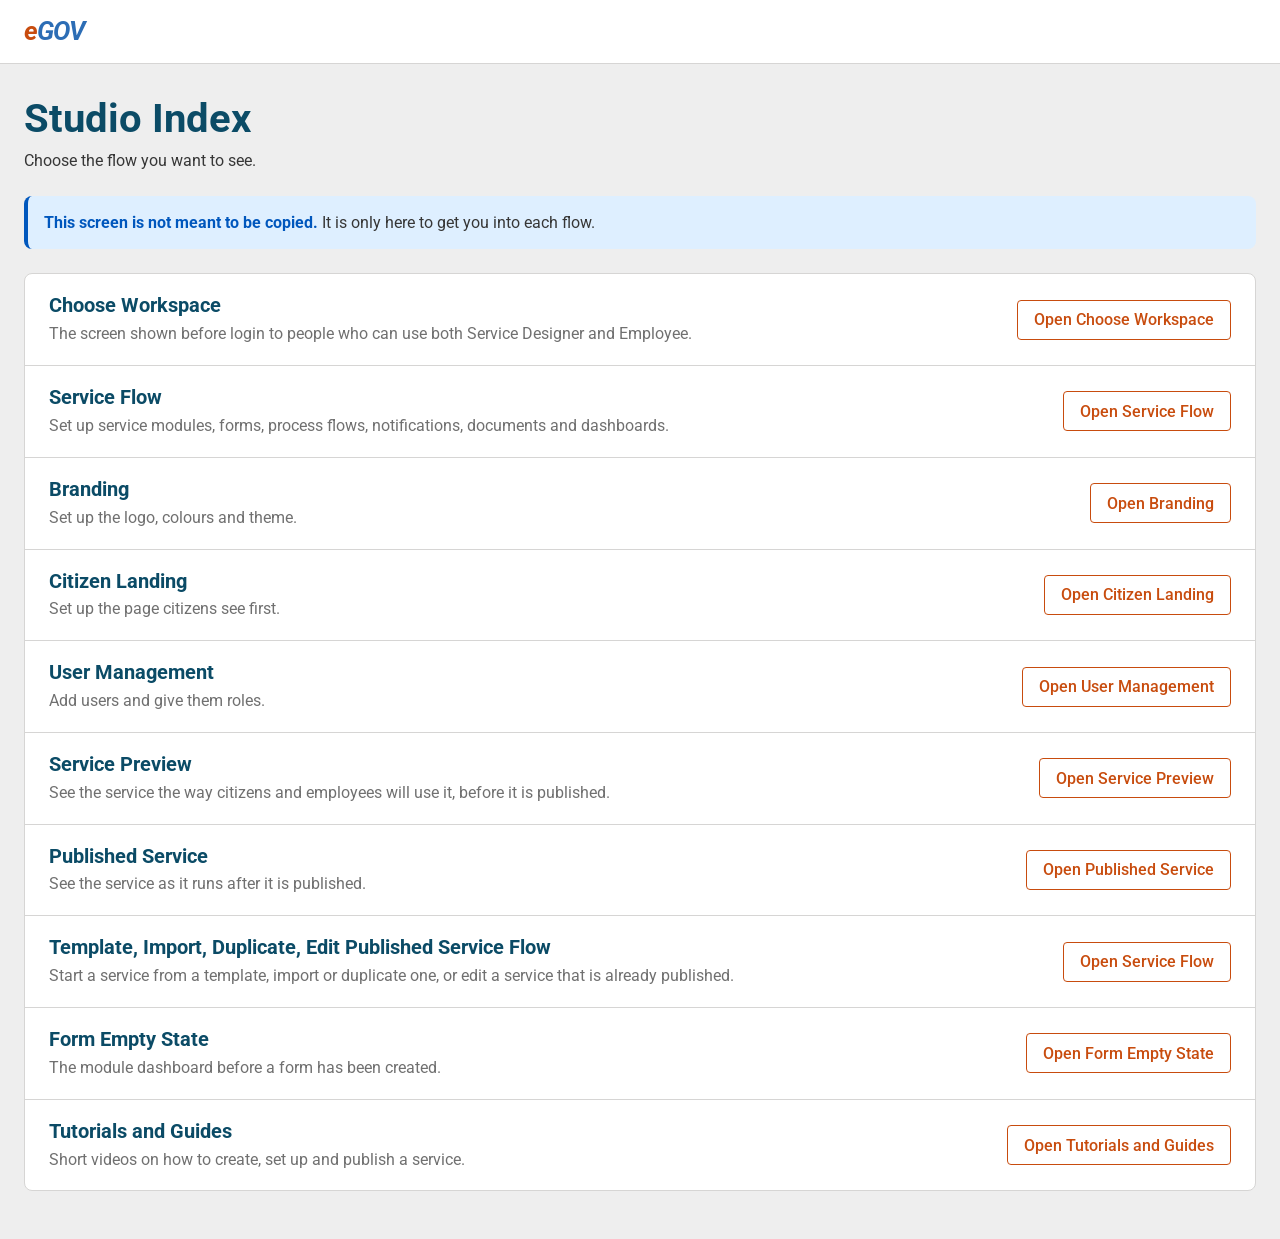
<file: index.html>
<!doctype html>
<html lang="en">
<head>
<meta charset="utf-8" />
<meta name="viewport" content="width=device-width, initial-scale=1" />
<title>Studio Index</title>
<script>
  /* Old links (index.html#/module/…, #/dashboard, #/landing) now live in studio.html */
  if (location.hash.indexOf('#/') === 0) location.replace('studio.html' + location.hash);
</script>
<link rel="preconnect" href="https://fonts.googleapis.com" />
<link href="https://fonts.googleapis.com/css2?family=Roboto:wght@400;500;700&display=swap" rel="stylesheet" />
<style>
  :root {
    --primary: #C84C0E;
    --primary-dark: #A33E0B;
    --primary-tint: #FBEEE8;
    --heading: #0B4B66;
    --text: #363636;
    --text-muted: #707070;
    --border: #D6D5D4;
    --page-bg: #EEEEEE;
    --surface: #FFFFFF;
    --info: #0057BD;
    --info-bg: #DEEFFF;
  }
  * { box-sizing: border-box; }
  body { margin: 0; background: var(--page-bg); color: var(--text); font: 16px/1.37 Roboto, system-ui, sans-serif; }
  .skip { position: absolute; left: -9999px; top: 8px; padding: 8px 12px; background: var(--heading); color: #fff; border-radius: 4px; z-index: 10; }
  .skip:focus { left: 16px; }

  .header { display: flex; align-items: center; gap: 16px; height: 64px; padding: 0 24px; background: var(--surface); border-bottom: 1px solid var(--border); }
  .logo-egov { font-size: 26px; font-weight: 700; letter-spacing: -1px; color: var(--primary); font-style: italic; }
  .logo-egov span { color: #2C6DB5; }

  main { padding: 32px 24px 48px; }
  h1 { margin: 0; font-size: 40px; line-height: 1.14; color: var(--heading); }
  .intro { margin: 8px 0 0; font-size: 16px; color: var(--text); }

  /* "Not meant to be copied" note */
  .note { display: flex; gap: 12px; align-items: flex-start; margin: 24px 0; padding: 16px; background: var(--info-bg); border-left: 4px solid var(--info); border-radius: 8px; }
  .note p { margin: 0; color: var(--text); }
  .note strong { color: var(--info); }

  /* List: one white container, a row per flow (name + description on the left, button on the right) */
  .list { margin: 0; padding: 0; list-style: none; background: var(--surface); border: 1px solid var(--border); border-radius: 8px; }
  .row { display: flex; align-items: center; justify-content: space-between; gap: 24px; padding: 20px 24px; }
  .row + .row { border-top: 1px solid var(--border); }
  .row-text { min-width: 0; }
  .row h2 { margin: 0; font-size: 20px; line-height: 1.14; color: var(--heading); }
  .row p { margin: 6px 0 0; font-size: 16px; color: var(--text-muted); }
  .btn { flex: none; display: inline-flex; align-items: center; justify-content: center; gap: 8px; height: 40px; padding: 0 16px;
         border: 1px solid var(--primary); border-radius: 4px; background: var(--surface); color: var(--primary); font: 500 16px Roboto, system-ui, sans-serif; text-decoration: none; cursor: pointer; }
  .btn:hover { background: var(--primary-tint); color: var(--primary-dark); }
  .btn:focus-visible { outline: 3px solid var(--heading); outline-offset: 2px; }
  .btn[aria-disabled="true"] { border-color: var(--border); color: #9E9E9E; background: var(--surface); cursor: not-allowed; }

  @media (max-width: 640px) {
    .header { padding: 0 16px; }
    main { padding: 24px 16px 40px; }
    h1 { font-size: 32px; }
    .row { flex-direction: column; align-items: flex-start; gap: 12px; padding: 16px; }
  }
</style>
</head>
<body>
<a class="skip" href="#main">Skip to main content</a>
<header class="header">
  <div class="logo-egov" aria-label="eGov">e<span>GOV</span></div>
</header>

<main id="main">
  <h1>Studio Index</h1>
  <p class="intro">Choose the flow you want to see.</p>

  <div class="note" role="note">
    <p><strong>This screen is not meant to be copied.</strong> It is only here to get you into each flow.</p>
  </div>

  <ul class="list">
    <li class="row">
      <div class="row-text">
        <h2>Choose Workspace</h2>
        <p>The screen shown before login to people who can use both Service Designer and Employee.</p>
      </div>
      <a class="btn" href="role-select.html">Open Choose Workspace</a>
    </li>
    <li class="row">
      <div class="row-text">
        <h2>Service Flow</h2>
        <p>Set up service modules, forms, process flows, notifications, documents and dashboards.</p>
      </div>
      <a class="btn" href="studio.html#/">Open Service Flow</a>
    </li>
    <li class="row">
      <div class="row-text">
        <h2>Branding</h2>
        <p>Set up the logo, colours and theme.</p>
      </div>
      <a class="btn" id="open-branding" href="https://niharikasuri-bit.github.io/Branding-Studio/">Open Branding</a>
    </li>
    <li class="row">
      <div class="row-text">
        <h2>Citizen Landing</h2>
        <p>Set up the page citizens see first.</p>
      </div>
      <a class="btn" href="studio.html#/citizen-landing">Open Citizen Landing</a>
    </li>
    <li class="row">
      <div class="row-text">
        <h2>User Management</h2>
        <p>Add users and give them roles.</p>
      </div>
      <a class="btn" href="studio.html#/users">Open User Management</a>
    </li>
    <li class="row">
      <div class="row-text">
        <h2>Service Preview</h2>
        <p>See the service the way citizens and employees will use it, before it is published.</p>
      </div>
      <a class="btn" href="preview.html">Open Service Preview</a>
    </li>
    <li class="row">
      <div class="row-text">
        <h2>Published Service</h2>
        <p>See the service as it runs after it is published.</p>
      </div>
      <a class="btn" href="studio.html#/published">Open Published Service</a>
    </li>
    <li class="row">
      <div class="row-text">
        <h2>Template, Import, Duplicate, Edit Published Service Flow</h2>
        <p>Start a service from a template, import or duplicate one, or edit a service that is already published.</p>
      </div>
      <a class="btn" href="studio.html#/services/all">Open Service Flow</a>
    </li>
    <li class="row">
      <div class="row-text">
        <h2>Form Empty State</h2>
        <p>The module dashboard before a form has been created.</p>
      </div>
      <a class="btn" href="studio.html?form=empty#/module/application">Open Form Empty State</a>
    </li>
    <li class="row">
      <div class="row-text">
        <h2>Tutorials and Guides</h2>
        <p>Short videos on how to create, set up and publish a service.</p>
      </div>
      <a class="btn" href="studio.html?guides=1#/">Open Tutorials and Guides</a>
    </li>
  </ul>
</main>
<script>
  /* Branding is its own app: tell it where Back should return to (this Studio Index) */
  (function () {
    var a = document.getElementById('open-branding');
    a.href = a.href.split('?')[0] + '?back=' + encodeURIComponent(location.href.split('#')[0].split('?')[0]);
  })();
</script>
<script>try { sessionStorage.removeItem('studio-draft'); } catch (e) {}   /* the draft tag only shows inside an edit-published flow */</script>
<script src="brand.js?v=1795600001"></script>
</body>
</html>
</file>
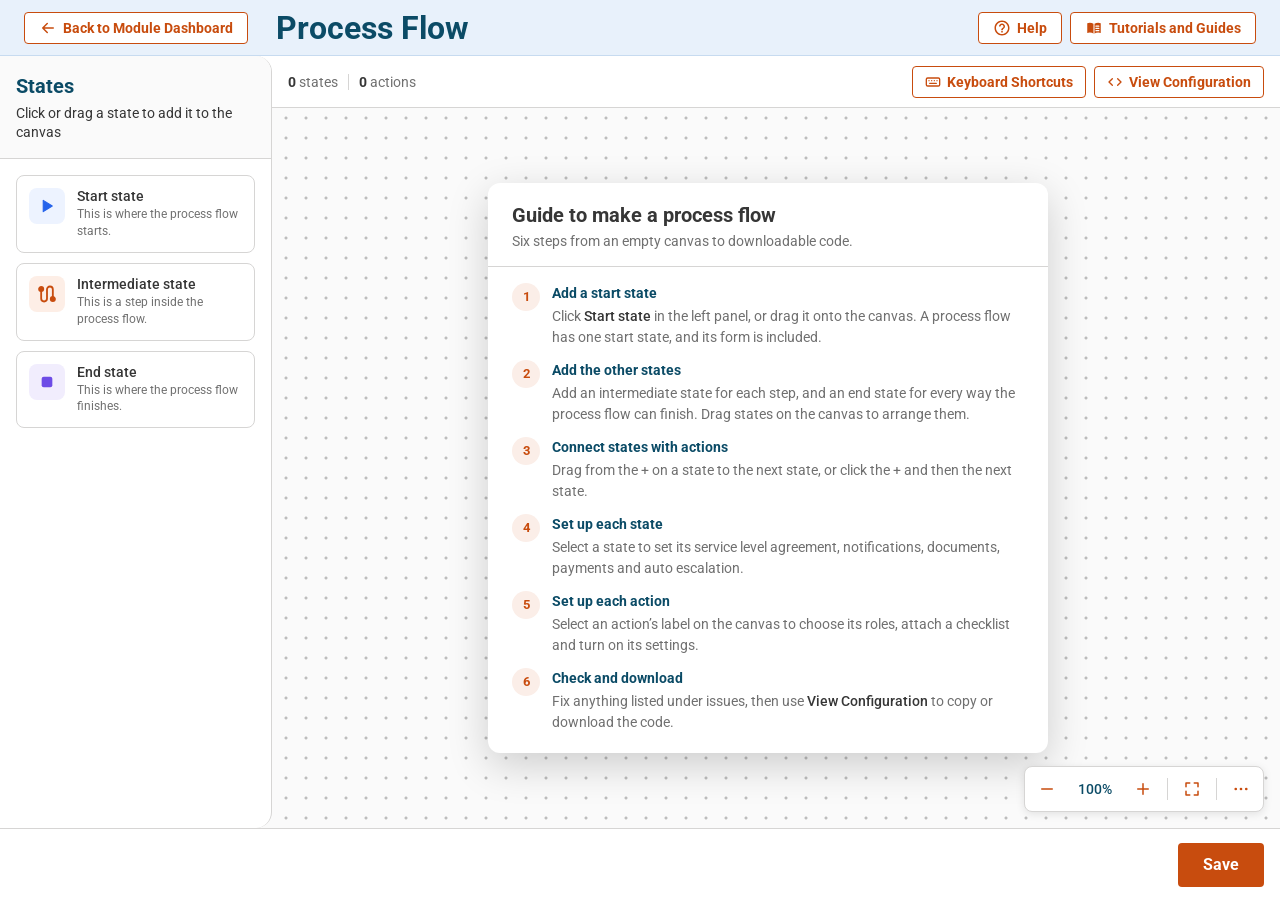
<file: process-flow/index.html>
<!doctype html>
<html lang="en">
<head>
  <meta charset="utf-8" />
  <meta name="viewport" content="width=device-width, initial-scale=1" />
  <title>Process Flow Designer</title>
  <link rel="preconnect" href="https://fonts.googleapis.com" />
  <link rel="preconnect" href="https://fonts.gstatic.com" crossorigin />
  <link href="https://fonts.googleapis.com/css2?family=Roboto:wght@400;500;700&family=Roboto+Mono:wght@400&display=swap" rel="stylesheet" />
  <link rel="stylesheet" href="styles.css?v=1795093096" />
</head>
<body>
  <header class="topbar">
    <button type="button" class="btn btn--secondary topbar__back" id="moduleBackBtn">
      <svg viewBox="0 0 24 24" width="20" height="20" aria-hidden="true"><path d="M19 12H5M11 6l-6 6 6 6" fill="none" stroke="currentColor" stroke-width="2" stroke-linecap="round" stroke-linejoin="round"/></svg>
      Back to Module Dashboard
    </button>
    <h1 class="topbar__title">Process Flow</h1>
    <button type="button" class="btn btn--secondary topbar__help" id="headerHelpBtn" aria-haspopup="dialog">
      <svg viewBox="0 0 32 32" width="18" height="18" aria-hidden="true" fill="currentColor"><path d="M14.668 24.0003H17.3346V21.3337H14.668V24.0003ZM16.0013 2.66699C8.6413 2.66699 2.66797 8.64033 2.66797 16.0003C2.66797 23.3603 8.6413 29.3337 16.0013 29.3337C23.3613 29.3337 29.3346 23.3603 29.3346 16.0003C29.3346 8.64033 23.3613 2.66699 16.0013 2.66699ZM16.0013 26.667C10.1213 26.667 5.33464 21.8803 5.33464 16.0003C5.33464 10.1203 10.1213 5.33366 16.0013 5.33366C21.8813 5.33366 26.668 10.1203 26.668 16.0003C26.668 21.8803 21.8813 26.667 16.0013 26.667ZM16.0013 8.00033C13.0546 8.00033 10.668 10.387 10.668 13.3337H13.3346C13.3346 11.867 14.5346 10.667 16.0013 10.667C17.468 10.667 18.668 11.867 18.668 13.3337C18.668 16.0003 14.668 15.667 14.668 20.0003H17.3346C17.3346 17.0003 21.3346 16.667 21.3346 13.3337C21.3346 10.387 18.948 8.00033 16.0013 8.00033Z"/></svg>
      Help
    </button>
    <button type="button" class="btn btn--secondary topbar__guides" id="guidesBtn">
      <svg viewBox="0 0 24 24" width="20" height="20" aria-hidden="true"><path d="M3 5.5C5.5 4.5 8.5 4.5 12 6.5c3.5-2 6.5-2 9-1v13c-2.5-1-5.5-1-9 1-3.5-2-6.5-2-9-1z" fill="currentColor"/><path d="M12 6.5v13M14.5 9.5h4M14.5 12.5h4M14.5 15.5h4" fill="none" stroke="#fff" stroke-width="1.4" stroke-linecap="round"/></svg>
      Tutorials and Guides
    </button>
  </header>

  <main class="layout">
    <!-- Left: state palette -->
    <aside class="sidebar sidebar--left" aria-labelledby="paletteHeading">
      <div class="sidebar__head">
        <h2 id="paletteHeading">States</h2>
        <p class="muted">Click or drag a state to add it to the canvas</p>
      </div>
      <ul class="palette" id="palette">
        <li>
          <button type="button" class="palette-item palette-item--start" data-type="start" draggable="true">
            <span class="palette-item__icon" aria-hidden="true"><svg viewBox="0 0 24 24" width="18" height="18"><path d="M7 4.5v15l12-7.5z" fill="currentColor" stroke="currentColor" stroke-width="1.5" stroke-linejoin="round"/></svg></span>
            <span class="palette-item__text">
              <span class="palette-item__title">Start state</span>
              <span class="palette-item__desc">This is where the process flow starts.</span>
            </span>
          </button>
        </li>
        <li>
          <button type="button" class="palette-item palette-item--intermediate" data-type="intermediate" draggable="true">
            <span class="palette-item__icon" aria-hidden="true"><svg viewBox="0 0 24 24" width="20" height="20" fill="none" stroke="currentColor" stroke-width="2.2" stroke-linecap="round" stroke-linejoin="round"><g transform="rotate(90 12 12)"><circle cx="6" cy="19" r="2.5" fill="currentColor"/><path d="M8.5 19h9a3.5 3.5 0 0 0 0-7h-11a3.5 3.5 0 0 1 0-7H15.5"/><circle cx="18" cy="5" r="2.5" fill="currentColor"/></g></svg></span>
            <span class="palette-item__text">
              <span class="palette-item__title">Intermediate state</span>
              <span class="palette-item__desc">This is a step inside the process flow.</span>
            </span>
          </button>
        </li>
        <li>
          <button type="button" class="palette-item palette-item--end" data-type="end" draggable="true">
            <span class="palette-item__icon" aria-hidden="true"><svg viewBox="0 0 24 24" width="16" height="16"><rect x="4" y="4" width="16" height="16" rx="3" fill="currentColor"/></svg></span>
            <span class="palette-item__text">
              <span class="palette-item__title">End state</span>
              <span class="palette-item__desc">This is where the process flow finishes.</span>
            </span>
          </button>
        </li>
      </ul>
    </aside>

    <!-- Middle: canvas -->
    <section class="canvas" aria-label="Process flow canvas">
      <div class="canvas__bar">
        <div class="canvas__left">
          <div class="stats" id="stats" aria-live="polite"></div>
        </div>
        <div class="canvas__actions">
          <button type="button" class="btn btn--secondary btn--small" id="kbBtn" aria-haspopup="dialog" aria-keyshortcuts="Control+/">
            <svg viewBox="0 0 24 24" width="16" height="16" aria-hidden="true" fill="none" stroke="currentColor" stroke-width="2" stroke-linecap="round" stroke-linejoin="round"><rect x="2" y="6" width="20" height="12" rx="2"/><path d="M6 10h.01M10 10h.01M14 10h.01M18 10h.01M7 14h10"/></svg>
            Keyboard Shortcuts
          </button>
          <button type="button" class="btn btn--secondary btn--small" id="viewConfigBtn">
            <svg viewBox="0 0 24 24" width="16" height="16" aria-hidden="true"><path d="M8 7l-5 5 5 5M16 7l5 5-5 5" fill="none" stroke="currentColor" stroke-width="2" stroke-linecap="round" stroke-linejoin="round"/></svg>
            View Configuration
          </button>
        </div>
      </div>


      <div class="viewport" id="viewport" tabindex="-1">
        <div class="world" id="world">
          <svg class="edges" id="edges" aria-hidden="true">
            <defs>
              <marker id="arrow" viewBox="0 0 10 10" refX="9" refY="5" markerWidth="9" markerHeight="9" markerUnits="userSpaceOnUse" orient="auto-start-reverse">
                <path d="M0 0L10 5L0 10z" class="arrow" />
              </marker>
              <marker id="arrowSelected" viewBox="0 0 10 10" refX="9" refY="5" markerWidth="11" markerHeight="11" markerUnits="userSpaceOnUse" orient="auto-start-reverse">
                <path d="M0 0L10 5L0 10z" class="arrow arrow--selected" />
              </marker>
            </defs>
            <g id="edgeGroup"></g>
            <path id="ghostEdge" class="ghost-edge" hidden />
          </svg>
          <div id="labels" class="labels"></div>
          <div id="nodes" class="nodes"></div>
          <div id="nudges" class="nudges"></div>
        </div>

        <div class="empty" id="emptyState">
          <!-- Same container as the Help guide, minus the close button; it goes away once a state is added -->
          <section class="empty-guide" aria-labelledby="emptyGuideTitle">
            <div class="empty-guide__head">
              <h2 id="emptyGuideTitle">Guide to make a process flow</h2>
              <p class="muted">Six steps from an empty canvas to downloadable code.</p>
            </div>
            <div class="empty-guide__body"><!-- steps copied in from the Help guide --></div>
          </section>
        </div>
      </div>

      <div class="zoom" role="group" aria-label="Zoom">
        <button type="button" class="icon-btn" id="zoomOutBtn" aria-label="Zoom out" title="Zoom out">
          <svg viewBox="0 0 24 24" width="18" height="18" aria-hidden="true"><path d="M5 12h14" stroke="currentColor" stroke-width="2" stroke-linecap="round"/></svg>
        </button>
        <button type="button" class="zoom__label" id="zoomLabel" title="Reset to 100%">100%</button>
        <button type="button" class="icon-btn" id="zoomInBtn" aria-label="Zoom in" title="Zoom in">
          <svg viewBox="0 0 24 24" width="18" height="18" aria-hidden="true"><path d="M5 12h14M12 5v14" stroke="currentColor" stroke-width="2" stroke-linecap="round"/></svg>
        </button>
        <span class="zoom__divider" aria-hidden="true"></span>
        <button type="button" class="icon-btn" id="fitBtn" aria-label="Zoom to fit" title="Zoom to fit">
          <svg viewBox="0 0 24 24" width="18" height="18" aria-hidden="true"><path d="M4 9V4h5M15 4h5v5M20 15v5h-5M9 20H4v-5" fill="none" stroke="currentColor" stroke-width="2" stroke-linecap="round" stroke-linejoin="round"/></svg>
        </button>
        <span class="zoom__divider" aria-hidden="true"></span>
        <div class="menu-anchor">
          <button type="button" class="icon-btn" id="canvasMenuBtn" aria-label="Canvas options" title="Canvas options" aria-haspopup="menu" aria-expanded="false" aria-controls="canvasMenu">
            <svg viewBox="0 0 24 24" width="18" height="18" aria-hidden="true"><circle cx="5" cy="12" r="1.8" fill="currentColor"/><circle cx="12" cy="12" r="1.8" fill="currentColor"/><circle cx="19" cy="12" r="1.8" fill="currentColor"/></svg>
          </button>
          <div class="menu" id="canvasMenu" role="menu" aria-label="Canvas options" hidden>
            <button type="button" class="menu__item menu__item--danger" role="menuitem" id="clearBtn">
              <svg viewBox="0 0 24 24" width="18" height="18" aria-hidden="true"><path d="M4 7h16M10 11v6M14 11v6M6 7l1 13h10l1-13M9 7V4h6v3" fill="none" stroke="currentColor" stroke-width="2" stroke-linecap="round" stroke-linejoin="round"/></svg>
              <span>
                <span class="menu__label">Clear canvas</span>
                <span class="menu__hint">Removes every state and action from the canvas</span>
              </span>
            </button>
          </div>
        </div>
      </div>
    </section>

    <!-- Right: configure panel -->
    <aside class="sidebar sidebar--right" id="inspector" aria-label="Properties" hidden></aside>
  </main>

  <footer class="footer">
    <div class="footer__right">
      <p class="footer__saved" id="savedNote" role="status"></p>
      <button type="button" class="btn btn--primary btn--large" id="saveBtn">Save</button>
    </div>
  </footer>

  <!-- View Configuration -->
  <dialog class="modal" id="configDialog" aria-labelledby="configTitle">
    <div class="modal__head">
      <div>
        <h2 id="configTitle" class="modal__title--blue">Process flow configuration</h2>
        <p class="muted" id="configDesc">Copy or download this code, then import the code into Studio to create a new service.</p>
      </div>
      <button type="button" class="icon-btn" data-close aria-label="Close">
        <svg viewBox="0 0 24 24" width="20" height="20" aria-hidden="true"><path d="M6 6l12 12M18 6L6 18" stroke="currentColor" stroke-width="2" stroke-linecap="round"/></svg>
      </button>
    </div>
    <div class="modal__body">
      <!-- Black code container: the copy button stays in the top-right corner while the code scrolls -->
      <div class="code-box">
        <button type="button" class="code-box__copy" id="copyBtn">
          <svg class="code-box__icon-copy" viewBox="0 0 24 24" width="16" height="16" aria-hidden="true"><rect x="9" y="9" width="11" height="11" rx="2" fill="none" stroke="currentColor" stroke-width="2"/><path d="M5 15V6a2 2 0 0 1 2-2h8" fill="none" stroke="currentColor" stroke-width="2" stroke-linecap="round"/></svg>
          <svg class="code-box__icon-done" viewBox="0 0 24 24" width="16" height="16" aria-hidden="true"><path d="M5 12.5l4.5 4.5L19 7.5" fill="none" stroke="currentColor" stroke-width="2.4" stroke-linecap="round" stroke-linejoin="round"/></svg>
          <span id="copyBtnText">Copy Code</span>
        </button>
        <span class="sr-only" id="copyStatus" role="status" aria-live="polite"></span>
        <pre class="code" tabindex="0" role="region" aria-label="Configuration code"><code id="configCode"></code></pre>
      </div>
    </div>
    <div class="modal__foot">
      <button type="button" class="btn btn--primary" id="downloadBtn">
        <svg viewBox="0 0 24 24" width="18" height="18" aria-hidden="true"><path d="M12 4v11M7 10l5 5 5-5M5 20h14" fill="none" stroke="currentColor" stroke-width="2" stroke-linecap="round" stroke-linejoin="round"/></svg>
        Download Code
      </button>
    </div>
  </dialog>

  <!-- Guide to make a process flow -->
  <dialog class="modal kb-dialog" id="kbDialog" aria-labelledby="kbTitle" aria-describedby="kbDesc">
    <div class="modal__head">
      <div>
        <h2 id="kbTitle">Keyboard Shortcuts</h2>
        <p class="muted" id="kbDesc">Everything you can do with a mouse, you can also do with these keys. On a Mac, use Cmd instead of Ctrl.</p>
      </div>
      <button type="button" class="icon-btn" data-close aria-label="Close">
        <svg viewBox="0 0 24 24" width="20" height="20" aria-hidden="true"><path d="M6 6l12 12M18 6L6 18" stroke="currentColor" stroke-width="2" stroke-linecap="round"/></svg>
      </button>
    </div>
    <div class="modal__body kb-body" tabindex="0" role="region" aria-label="Shortcut list"><h3 class="kb-h">Anywhere on this page</h3><table class="kb-table"><thead><tr><th scope="col">Keys</th><th scope="col">What it does</th></tr></thead><tbody><tr><td><kbd>Ctrl + /</kbd></td><td>Show these keyboard shortcuts</td></tr><tr><td><kbd>Esc</kbd></td><td>Cancel connecting states, close the issues list, or clear the selection</td></tr><tr><td><kbd>Delete</kbd></td><td>Delete the selected state or action</td></tr></tbody></table><h3 class="kb-h">Canvas</h3><table class="kb-table"><thead><tr><th scope="col">Keys</th><th scope="col">What it does</th></tr></thead><tbody><tr><td><kbd>+ or =</kbd></td><td>Zoom in</td></tr><tr><td><kbd>-</kbd></td><td>Zoom out</td></tr><tr><td><kbd>Shift + 0</kbd></td><td>Zoom to fit</td></tr></tbody></table><h3 class="kb-h">A state on the canvas</h3><table class="kb-table"><thead><tr><th scope="col">Keys</th><th scope="col">What it does</th></tr></thead><tbody><tr><td><kbd>Enter or Space</kbd></td><td>Select it and open State Properties</td></tr><tr><td><kbd>← → ↑ ↓</kbd></td><td>Move it</td></tr><tr><td><kbd>Shift + ← → ↑ ↓</kbd></td><td>Move it further</td></tr><tr><td><kbd>C</kbd></td><td>Connect it to another state</td></tr><tr><td><kbd>Delete</kbd></td><td>Delete it</td></tr></tbody></table><h3 class="kb-h">Lists and dropdowns</h3><table class="kb-table"><thead><tr><th scope="col">Keys</th><th scope="col">What it does</th></tr></thead><tbody><tr><td><kbd>↑ / ↓</kbd></td><td>Go to the previous / next option</td></tr><tr><td><kbd>Enter or Space</kbd></td><td>Choose the option</td></tr><tr><td><kbd>Esc</kbd></td><td>Close the list, or cancel renaming</td></tr></tbody></table></div>
  </dialog>

  <dialog class="modal modal--narrow" id="helpDialog" aria-labelledby="helpTitle">
    <div class="modal__head">
      <div>
        <h2 id="helpTitle">Guide to make a process flow</h2>
        <p class="muted">Six steps from an empty canvas to downloadable code.</p>
      </div>
      <button type="button" class="icon-btn" data-close aria-label="Close">
        <svg viewBox="0 0 24 24" width="20" height="20" aria-hidden="true"><path d="M6 6l12 12M18 6L6 18" stroke="currentColor" stroke-width="2" stroke-linecap="round"/></svg>
      </button>
    </div>
    <div class="modal__body">
      <ol class="help-steps">
        <li>
          <strong>Add a start state</strong>
          <span>Click <em>Start state</em> in the left panel, or drag it onto the canvas. A process flow has one start state, and its form is included.</span>
        </li>
        <li>
          <strong>Add the other states</strong>
          <span>Add an intermediate state for each step, and an end state for every way the process flow can finish. Drag states on the canvas to arrange them.</span>
        </li>
        <li>
          <strong>Connect states with actions</strong>
          <span>Drag from the + on a state to the next state, or click the + and then the next state.</span>
        </li>
        <li>
          <strong>Set up each state</strong>
          <span>Select a state to set its service level agreement, notifications, documents, payments and auto escalation.</span>
        </li>
        <li>
          <strong>Set up each action</strong>
          <span>Select an action&rsquo;s label on the canvas to choose its roles, attach a checklist and turn on its settings.</span>
        </li>
        <li>
          <strong>Check and download</strong>
          <span>Fix anything listed under issues, then use <em>View Configuration</em> to copy or download the code.</span>
        </li>
      </ol>
    </div>
    <div class="modal__foot">
      <button type="button" class="btn btn--primary" data-close>Got It</button>
    </div>
  </dialog>

  <!-- Delete confirmation: used for every delete -->
  <dialog class="modal confirm" id="deleteDialog" aria-labelledby="delTitle" aria-describedby="delDesc">
    <div class="confirm__icon" aria-hidden="true">
      <svg viewBox="0 0 48 44" width="48" height="48"><path d="M24 2L46 42H2z" fill="#b91900"/><rect x="21.5" y="15" width="5" height="15" rx="1.5" fill="#fff"/><circle cx="24" cy="35.5" r="2.8" fill="#fff"/></svg>
    </div>
    <h2 class="confirm__title" id="delTitle"></h2>
    <p class="confirm__desc" id="delDesc"></p>
    <div class="confirm__actions">
      <button type="button" class="btn btn--secondary btn--l" data-close id="delCancel">Cancel</button>
      <button type="button" class="btn btn--primary btn--l" id="delConfirm">Delete</button>
    </div>
  </dialog>

  <!-- Add wizard (notifications): how to add -> type or pick -> details.
       The wording is filled in by chooseAdd() in app.js for the item being added. -->
  <dialog class="modal add-choice" id="addDialog" aria-labelledby="addTitle">
    <div class="add-choice__body">
      <button type="button" class="icon-btn add-choice__close" data-close aria-label="Close">
        <svg viewBox="0 0 24 24" width="20" height="20" aria-hidden="true"><path d="M6 6l12 12M18 6L6 18" stroke="currentColor" stroke-width="2" stroke-linecap="round"/></svg>
      </button>
      <div class="wizard">
        <span class="sr-only" id="addStepText"></span>
        <span class="wizard__bars" id="addBars" aria-hidden="true"></span>
      </div>

      <section data-add-step="how">
        <div class="pop-head"><h2 class="add-choice__title" id="addTitle"></h2>
        <p class="add-choice__desc" id="addDesc"></p></div>
        <fieldset class="add-choice__options">
          <legend class="sr-only" id="addLegend"></legend>
          <label class="radio-card">
            <input type="radio" name="addMode" value="new" checked>
            <span><span class="radio-card__label" id="addNewLabel"></span><span class="radio-card__text" id="addNewHint"></span></span>
          </label>
          <label class="radio-card">
            <input type="radio" name="addMode" value="copy">
            <span><span class="radio-card__label" id="addCopyLabel"></span><span class="radio-card__text" id="addCopyHint"></span></span>
          </label>
        </fieldset>
      </section>

      <section data-add-step="type" hidden>
        <div class="pop-head"><h2 class="add-choice__title" id="addTypeTitle"></h2>
        <p class="add-choice__desc" id="addTypeDesc"></p></div>
        <fieldset class="type-tiles">
          <legend class="sr-only" id="addTypeLegend"></legend>
          <div class="type-tiles__grid" id="addTypeTiles"></div>
        </fieldset>
      </section>

      <section data-add-step="pick" hidden>
        <div class="pop-head"><h2 class="add-choice__title" id="addPickTitle"></h2>
        <p class="add-choice__desc" id="addPickDesc"></p></div>
        <div class="doc-search">
          <input class="digit-employeeCard-input doc-search__input" id="addSearch" type="search" autocomplete="off" aria-controls="addPickList">
          <svg viewBox="0 0 24 24" width="20" height="20" aria-hidden="true"><circle cx="10.5" cy="10.5" r="6.5" fill="none" stroke="#505A5F" stroke-width="2"/><path d="M15.5 15.5L21 21" stroke="#505A5F" stroke-width="2" stroke-linecap="round"/></svg>
        </div>
        <p class="sr-only" id="addResultCount" role="status" aria-live="polite"></p>
        <div class="pick-list" id="addPickList" role="radiogroup" aria-labelledby="addPickTitle"></div>
        <p class="doc-empty" id="addEmpty" hidden></p>
      </section>

      <section data-add-step="form" hidden>
        <div class="nf-head">
          <div class="nf-title-row" id="nfTitleRow">
            <h2 class="add-choice__title" id="nfTitle"></h2>
            <button type="button" class="icon-btn nf-rename" id="nfRename">
              <svg viewBox="0 0 24 24" width="18" height="18" aria-hidden="true"><path d="M4 20h4L19 9l-4-4L4 16zM13.5 6.5l4 4" fill="none" stroke="currentColor" stroke-width="2" stroke-linejoin="round"/></svg>
            </button>
          </div>
          <input class="input nf-name" id="nfName" type="text" autocomplete="off" hidden>
          <div class="pick-card__tags" id="nfTags"></div>
        </div>
        <div class="nf-fields">
          <div class="nf-info" id="nfSmsInfo" role="note" aria-labelledby="nfSmsInfoTitle">
            <p class="nf-info__title" id="nfSmsInfoTitle">
              <svg viewBox="0 0 24 24" width="20" height="20" aria-hidden="true"><circle cx="12" cy="12" r="10" fill="currentColor"/><path d="M12 11v6M12 7.5v.5" stroke="#fff" stroke-width="2.2" stroke-linecap="round"/></svg>
              Info
            </p>
            <p class="nf-info__text">Certain countries require SMS templates to be approved by telecom providers before sending. Please verify the requirements for your country and register the template with your SMS provider if needed.</p>
          </div>
          <div class="nf-box">
            <div class="nf-row">
              <div class="digit-label-row"><label class="digit-label" for="nfState">Process flow state <span class="req">*</span></label></div>
              <div class="nf-control">
                <select class="digit-employeeCard-input nf-state" id="nfState" disabled></select>
              </div>
            </div>
          </div>
          <div class="nf-box" id="nfSubjectField">
            <div class="nf-row">
              <div class="digit-label-row"><label class="digit-label" for="nfSubject">Subject <span class="req">*</span></label></div>
              <div class="nf-control">
                <div class="digit-text-input-field">
                  <input class="digit-employeeCard-input" id="nfSubject" type="text" placeholder="Enter subject" autocomplete="off" aria-describedby="nfSubjectErr">
                </div>
                <div class="nf-meta"><span class="field__error" id="nfSubjectErr" hidden></span></div>
              </div>
            </div>
          </div>
          <div class="nf-box">
            <div class="nf-row">
              <div class="digit-label-row"><label class="digit-label" for="nfBody"><span id="nfBodyLabel"></span> <span class="req">*</span></label></div>
              <div class="nf-control">
                <textarea class="digit-employee-card-textarea-field" id="nfBody" maxlength="500" aria-describedby="nfBodyErr nfCount"></textarea>
                <div class="nf-meta">
                  <span class="field__error" id="nfBodyErr" hidden></span>
                  <span class="nf-count" id="nfCount">0/500</span>
                </div>
              </div>
            </div>
            <div class="nf-row">
              <div class="nf-vars-head">
                <span class="nf-label" id="nfVarsLabel">Personalization variables</span>
              </div>
              <div class="var-chips" id="nfVars" role="group" aria-labelledby="nfVarsLabel"></div>
            </div>
          </div>
        </div>
      </section>
    </div>
    <div class="modal__foot">
      <button type="button" class="btn btn--secondary" id="addBack">Cancel</button>
      <button type="button" class="btn btn--primary" id="addConfirm">Next</button>
    </div>
  </dialog>

  <!-- Payment: when payment is turned on, "Next step after payment" then the payment details.
       Adding or editing a payment opens the details step only. -->
  <!-- Read-only view of an item that is edited in its own Studio dashboard (used for documents) -->
  <dialog class="modal add-choice view-choice" id="viewDialog" aria-labelledby="viewTitle">
    <div class="add-choice__body">
      <button type="button" class="icon-btn add-choice__close" data-close aria-label="Close">
        <svg viewBox="0 0 24 24" width="20" height="20" aria-hidden="true"><path d="M6 6l12 12M18 6L6 18" stroke="currentColor" stroke-width="2" stroke-linecap="round"/></svg>
      </button>
      <div class="pop-head"><h2 class="add-choice__title" id="viewTitle"></h2></div>
      <div class="view-page" id="viewPage" hidden><iframe id="viewPageFrame" title="Document preview" tabindex="-1"></iframe></div>
      <div class="nf-fields"><div class="nf-box" id="viewRows"></div></div>
    </div>
    <div class="modal__foot"></div>
  </dialog>

  <dialog class="modal add-choice pay-choice" id="payDialog" aria-labelledby="payTitle" aria-describedby="payDesc">
    <div class="add-choice__body">
      <button type="button" class="icon-btn add-choice__close" data-close aria-label="Close">
        <svg viewBox="0 0 24 24" width="20" height="20" aria-hidden="true"><path d="M6 6l12 12M18 6L6 18" stroke="currentColor" stroke-width="2" stroke-linecap="round"/></svg>
      </button>
      <div class="wizard" id="payWizard">
        <span class="sr-only" id="payStepText"></span>
        <span class="wizard__bars" id="payBars" aria-hidden="true"></span>
      </div>

      <!-- Once the process flow has a payment: reuse the fee of an existing payment, or start from scratch -->
      <section data-pay-step="how" hidden>
        <div class="pop-head"><h2 class="add-choice__title" id="payHowTitle">How would you like to set the fee for this payment?</h2>
        <p class="add-choice__desc" id="payHowDesc">Pick a starting point for setting the fee for this payment.</p></div>
        <fieldset class="type-tiles">
          <legend class="sr-only">How to set the fee</legend>
          <div class="type-tiles__grid">
            <label class="type-tile"><input type="radio" name="payHow" value="existing">
              <span class="type-tile__icon" aria-hidden="true"><svg viewBox="0 -960 960 960" width="24" height="24" aria-hidden="true"><path fill="currentColor" d="M560-440q-50 0-85-35t-35-85q0-50 35-85t85-35q50 0 85 35t35 85q0 50-35 85t-85 35ZM280-320q-33 0-56.5-23.5T200-400v-320q0-33 23.5-56.5T280-800h560q33 0 56.5 23.5T920-720v320q0 33-23.5 56.5T840-320H280Zm80-80h400q0-33 23.5-56.5T840-480v-160q-33 0-56.5-23.5T760-720H360q0 33-23.5 56.5T280-640v160q33 0 56.5 23.5T360-400Zm440 240H120q-33 0-56.5-23.5T40-240v-440h80v440h680v80ZM280-400v-320 320Z"/></svg></span>
              <span class="type-tile__label">Use a fee from an existing payment</span><span class="type-tile__text">Reuse the fee amount of a payment you already created.</span></label>
            <label class="type-tile"><input type="radio" name="payHow" value="scratch">
              <span class="type-tile__icon" aria-hidden="true"><svg viewBox="0 0 24 24" width="24" height="24" aria-hidden="true"><rect x="3" y="3" width="18" height="18" rx="3" fill="currentColor"/><path d="M12 8v8M8 12h8" fill="none" stroke="#fff" stroke-width="2" stroke-linecap="round" class="type-tile__ink"/></svg></span>
              <span class="type-tile__label">Create from scratch</span><span class="type-tile__text">Set up a new fee amount and payment mode for this payment.</span></label>
          </div>
        </fieldset>
        <p class="field__error pay-after-err" id="payHowErr" hidden></p>
      </section>

      <!-- Same as "Select Notification": search + pick cards -->
      <section data-pay-step="pick" hidden>
        <div class="pop-head"><h2 class="add-choice__title" id="payPickTitle">Select Fee</h2>
        <p class="add-choice__desc" id="payPickDesc">Select the fee you want to use for this payment.</p></div>
        <div class="doc-search">
          <input class="digit-employeeCard-input doc-search__input" id="paySearch" type="search" autocomplete="off" aria-label="Search fees" aria-controls="payPickList">
          <svg viewBox="0 0 24 24" width="20" height="20" aria-hidden="true"><circle cx="10.5" cy="10.5" r="6.5" fill="none" stroke="#505A5F" stroke-width="2"/><path d="M15.5 15.5L21 21" stroke="#505A5F" stroke-width="2" stroke-linecap="round"/></svg>
        </div>
        <p class="sr-only" id="payResultCount" role="status" aria-live="polite"></p>
        <div class="pick-list" id="payPickList" role="radiogroup" aria-labelledby="payPickTitle"></div>
        <p class="doc-empty" id="payPickEmpty" hidden>No fees match your search.</p>
        <p class="field__error pay-after-err" id="payPickErr" hidden></p>
      </section>

      <section data-pay-step="after" hidden>
        <div class="pop-head"><h2 class="add-choice__title" id="payTitle">Select Next Step After Payment</h2>
        <p class="add-choice__desc" id="payDesc">Select what happens when the payment is successful.</p></div>
        <fieldset class="add-choice__options">
          <legend class="sr-only">Next step after payment</legend>
          <label class="radio-card">
            <input type="radio" name="payAfter" value="PROCESS">
            <span><span class="radio-card__label">Continue to the next state</span><span class="radio-card__text">The process flow continues to the next state.</span></span>
          </label>
          <label class="radio-card">
            <input type="radio" name="payAfter" value="TERMINATE">
            <span><span class="radio-card__label">End the process flow</span><span class="radio-card__text">The process flow ends. There are no more steps.</span></span>
          </label>
        </fieldset>
        <p class="field__error pay-after-err" id="payAfterErr" hidden></p>
      </section>

      <section data-pay-step="details" hidden>
        <div class="pop-head"><h2 class="add-choice__title" id="payDetailsTitle">Set Up Payment</h2>
        <p class="add-choice__desc" id="payDetailsDesc">Choose how the fee amount is worked out and how people can pay the fee at this state.</p></div>
        <div class="nf-fields">
          <div class="nf-box" id="payFeeBox">
            <div class="nf-info pay-lock" id="payLock" role="note" hidden>
              <p class="nf-info__text"><svg viewBox="0 0 24 24" width="18" height="18" aria-hidden="true" fill="none" stroke="currentColor" stroke-width="2" stroke-linecap="round" stroke-linejoin="round"><rect x="5" y="11" width="14" height="10" rx="2"/><path d="M8 11V7a4 4 0 0 1 8 0v4"/></svg>
                <span id="payLockText"></span></p>
            </div>
            <div class="nf-row">
              <div class="digit-label-row"><label class="digit-label" for="payFeeName">Fee name <span class="req">*</span></label></div>
              <div class="nf-control">
                <div class="digit-text-input-field">
                  <input class="digit-employeeCard-input" id="payFeeName" type="text" placeholder="Enter fee name" autocomplete="off" aria-describedby="payFeeNameErr">
                </div>
                <div class="nf-meta"><span class="field__error" id="payFeeNameErr" hidden></span></div>
              </div>
            </div>
            <div class="nf-row">
              <div class="digit-label-row" id="payFeeLabelRow"><span class="digit-label" id="payFeeLabel">Fee <span class="req">*</span></span></div>
              <div class="nf-control">
                <div id="payFeeSlot"></div>
                <div class="nf-meta"><span class="field__error" id="payFeeErr" hidden></span></div>
              </div>
            </div>
            <div class="pay-calc" id="payFixed" hidden>
              <div class="nf-row">
                <div class="digit-label-row"><label class="digit-label" for="payAmount">Fee amount <span class="req">*</span></label></div>
                <div class="nf-control">
                  <div class="digit-text-input-field pay-amount">
                    <span class="pay-amount__prefix" aria-hidden="true">₹</span>
                    <input class="digit-employeeCard-input" id="payAmount" type="number" inputmode="decimal" min="0" step="0.01" placeholder="Enter fee amount" autocomplete="off" aria-describedby="payAmountErr">
                  </div>
                  <div class="nf-meta"><span class="field__error" id="payAmountErr" hidden></span></div>
                </div>
              </div>
            </div>
            <div class="pay-calc" id="payRange" hidden>
              <div class="nf-row">
                <div class="digit-label-row"><label class="digit-label" for="payMin">Minimum amount <span class="req">*</span></label></div>
                <div class="nf-control">
                  <div class="digit-text-input-field pay-amount">
                    <span class="pay-amount__prefix" aria-hidden="true">₹</span>
                    <input class="digit-employeeCard-input" id="payMin" type="number" inputmode="decimal" min="0" step="0.01" placeholder="Enter minimum amount" autocomplete="off" aria-describedby="payMinErr">
                  </div>
                  <div class="nf-meta"><span class="field__error" id="payMinErr" hidden></span></div>
                </div>
              </div>
              <div class="nf-row">
                <div class="digit-label-row"><label class="digit-label" for="payMax">Maximum amount <span class="req">*</span></label></div>
                <div class="nf-control">
                  <div class="digit-text-input-field pay-amount">
                    <span class="pay-amount__prefix" aria-hidden="true">₹</span>
                    <input class="digit-employeeCard-input" id="payMax" type="number" inputmode="decimal" min="0" step="0.01" placeholder="Enter maximum amount" autocomplete="off" aria-describedby="payMaxErr">
                  </div>
                  <div class="nf-meta"><span class="field__error" id="payMaxErr" hidden></span></div>
                </div>
              </div>
            </div>
            <div class="pay-calc" id="payCalc" hidden>
              <div class="nf-row">
                <div class="digit-label-row"><label class="digit-label" for="payHost">Host endpoint <span class="req">*</span></label></div>
                <div class="nf-control">
                  <div class="digit-text-input-field">
                    <input class="digit-employeeCard-input" id="payHost" type="text" placeholder="Enter host endpoint" autocomplete="off" aria-describedby="payHostErr">
                  </div>
                  <div class="nf-meta"><span class="field__error" id="payHostErr" hidden></span></div>
                </div>
              </div>
              <div class="nf-row">
                <div class="digit-label-row"><span class="digit-label" id="payMethodLabel">Method type <span class="req">*</span></span></div>
                <div class="nf-control">
                  <div id="payMethodSlot"></div>
                  <div class="nf-meta"><span class="field__error" id="payMethodErr" hidden></span></div>
                </div>
              </div>
              <div class="nf-info" role="note" aria-labelledby="payCalcInfoTitle">
                <p class="nf-info__title" id="payCalcInfoTitle">
                  <svg viewBox="0 0 24 24" width="20" height="20" aria-hidden="true"><circle cx="12" cy="12" r="10" fill="currentColor"/><path d="M12 11v6M12 7.5v.5" stroke="#fff" stroke-width="2.2" stroke-linecap="round"/></svg>
                  Info
                </p>
                <p class="nf-info__text">This fee type requires a custom calculator API that follows the DIGIT fee contract.</p>
                <button type="button" class="btn btn--info btn--m nf-info__btn" id="payGuide">View Integration Guide</button>
              </div>
            </div>
          </div>

          <div class="nf-box">
            <div class="nf-row">
              <div class="digit-label-row" id="payModeLabelRow"><span class="digit-label" id="payModeLabel">Payment mode <span class="req">*</span></span></div>
              <div class="nf-control">
                <div class="pay-modes" role="group" aria-labelledby="payModeLabel" aria-describedby="payModeErr">
                  <label class="radio-card radio-card--check">
                    <input type="checkbox" name="payMode" value="ONLINE">
                    <span><span class="radio-card__label">Online payment</span><span class="radio-card__text">Collect payment through an integrated payment gateway.</span></span>
                  </label>
                  <label class="radio-card radio-card--check">
                    <input type="checkbox" name="payMode" value="OFFLINE">
                    <span><span class="radio-card__label">Offline payment</span><span class="radio-card__text">Record payment collected outside the gateway, such as cash or bank transfer.</span></span>
                  </label>
                </div>
                <div class="nf-meta"><span class="field__error" id="payModeErr" hidden></span></div>
              </div>
            </div>
            <!-- Its own field: shown while online payment is ticked -->
            <div class="nf-row" id="payIntegration">
              <div class="digit-label-row"><span class="digit-label" id="payIntegrationLabel">Payment integration <span class="req">*</span></span></div>
              <div class="nf-control">
                <div id="payIntegrationSlot"></div>
                <div class="nf-meta"><span class="field__error" id="payIntegrationErr" hidden></span></div>
              </div>
            </div>
          </div>
        </div>

      </section>
    </div>
    <div class="modal__foot">
      <!-- View only: question + secondary CTA in the footer -->
      <p class="pay-view-ask" id="payViewAsk" hidden>Want to make changes to this payment?</p>
      <button type="button" class="btn btn--secondary pay-view-link" id="payViewLink" hidden>Go to Payment Dashboard
        <svg viewBox="0 0 24 24" width="18" height="18" aria-hidden="true"><path d="M5 12h14M13 6l6 6-6 6" fill="none" stroke="currentColor" stroke-width="2" stroke-linecap="round" stroke-linejoin="round"/></svg></button>
      <button type="button" class="btn btn--secondary" id="payBack">Cancel</button>
      <button type="button" class="btn btn--primary" id="payConfirm">Next</button>
    </div>
  </dialog>

  <!-- Role: name, description and access (more than one access can be picked) -->
  <dialog class="modal add-choice role-choice" id="roleDialog" aria-labelledby="roleTitle" aria-describedby="roleDesc">
    <div class="add-choice__body">
      <button type="button" class="icon-btn add-choice__close" data-close aria-label="Close">
        <svg viewBox="0 0 24 24" width="20" height="20" aria-hidden="true"><path d="M6 6l12 12M18 6L6 18" stroke="currentColor" stroke-width="2" stroke-linecap="round"/></svg>
      </button>
      <div class="pop-head"><h2 class="add-choice__title" id="roleTitle">Add Role</h2>
      <p class="add-choice__desc" id="roleDesc">Choose what this role can do in the service.</p></div>
      <div class="nf-fields">
        <div class="digit-field">
          <label class="digit-field__label" for="roleName">Role name <span class="req">*</span></label>
          <div class="digit-text-input-field">
            <input class="digit-employeeCard-input" id="roleName" type="text" placeholder="Enter role name" autocomplete="off" aria-required="true" aria-describedby="roleNameErr">
          </div>
          <span class="field__error" id="roleNameErr" hidden></span>
        </div>
        <div class="digit-field">
          <label class="digit-field__label" for="roleDesc2">Role description</label>
          <div class="digit-text-input-field">
            <input class="digit-employeeCard-input" id="roleDesc2" type="text" placeholder="Describe what this role does" autocomplete="off" maxlength="80">
          </div>
        </div>
        <fieldset class="add-choice__options role-access" aria-describedby="roleAccessErr">
          <legend class="digit-label">What kind of access do you want to give the role? <span class="req">*</span></legend>
          <label class="radio-card radio-card--check">
            <input type="checkbox" name="roleAccess" value="VIEWER" checked disabled>
            <span><span class="radio-card__label">Viewer</span><span class="radio-card__text">Can view everything in the service. Every role has this access.</span></span>
          </label>
          <label class="radio-card radio-card--check">
            <input type="checkbox" name="roleAccess" value="EDITOR">
            <span><span class="radio-card__label">Editor</span><span class="radio-card__text">Can edit what has already been made in the service.</span></span>
          </label>
          <label class="radio-card radio-card--check">
            <input type="checkbox" name="roleAccess" value="CREATOR">
            <span><span class="radio-card__label">Creator</span><span class="radio-card__text">Can create the service and publish it as well.</span></span>
          </label>
          <span class="field__error" id="roleAccessErr" hidden></span>
        </fieldset>
      </div>
    </div>
    <div class="modal__foot">
      <button type="button" class="btn btn--secondary" data-close>Cancel</button>
      <button type="button" class="btn btn--primary" id="roleConfirm">Add Role</button>
    </div>
  </dialog>

  <!-- Checklist for an action: how to add -> (pick to duplicate) -> question builder -->
  <dialog class="modal add-choice cl-choice" id="clDialog" aria-labelledby="clHowTitle">
    <div class="add-choice__body">
      <button type="button" class="icon-btn add-choice__close" data-close aria-label="Close">
        <svg viewBox="0 0 24 24" width="20" height="20" aria-hidden="true"><path d="M6 6l12 12M18 6L6 18" stroke="currentColor" stroke-width="2" stroke-linecap="round"/></svg>
      </button>
      <div class="wizard" id="clWizard">
        <span class="sr-only" id="clStepText"></span>
        <span class="wizard__bars" id="clBars" aria-hidden="true"></span>
      </div>

      <section data-cl-step="how">
        <div class="pop-head"><h2 class="add-choice__title" id="clHowTitle">How would you like to add the checklist?</h2>
        <p class="add-choice__desc">Pick a starting point for adding your checklist. You can edit its content once it is added.</p></div>
        <fieldset class="add-choice__options">
          <legend class="sr-only">How to add the checklist</legend>
          <label class="radio-card">
            <input type="radio" name="clMode" value="new" checked>
            <span><span class="radio-card__label">Create new checklist</span><span class="radio-card__text">Create a new checklist for this action.</span></span>
          </label>
          <label class="radio-card">
            <input type="radio" name="clMode" value="copy">
            <span><span class="radio-card__label">Copy existing checklist</span><span class="radio-card__text">Copy a checklist and edit the copy.</span></span>
          </label>
        </fieldset>
      </section>

      <section data-cl-step="pick" hidden>
        <div class="pop-head"><h2 class="add-choice__title" id="clPickTitle">Select Checklist</h2>
        <p class="add-choice__desc">Select the checklist to copy. You can edit the copy in the next step.</p></div>
        <div class="pick-list" id="clPickList" role="radiogroup" aria-labelledby="clPickTitle"></div>
      </section>

      <section data-cl-step="build" hidden>
        <div class="nf-head">
          <div class="nf-title-row" id="clTitleRow">
            <h2 class="add-choice__title" id="clTitle"></h2>
            <button type="button" class="icon-btn nf-rename" id="clRename" aria-label="Rename checklist">
              <svg viewBox="0 0 24 24" width="18" height="18" aria-hidden="true"><path d="M4 20h4L19 9l-4-4L4 16zM13.5 6.5l4 4" fill="none" stroke="currentColor" stroke-width="2" stroke-linejoin="round"/></svg>
            </button>
          </div>
          <input class="input nf-name" id="clName" type="text" aria-label="Checklist name" autocomplete="off" hidden>
        </div>
        <div class="nf-box cl-context">
          <div class="nf-row">
            <div class="digit-label-row"><label class="digit-label" for="clAction">Action <span class="req">*</span></label></div>
            <div class="nf-control"><select class="digit-employeeCard-input nf-state" id="clAction" disabled></select></div>
          </div>
        </div>
        <div class="cl-questions" id="clQuestions"></div>
      </section>
    </div>
    <div class="modal__foot">
      <button type="button" class="btn btn--secondary" id="clBack">Cancel</button>
      <button type="button" class="btn btn--primary" id="clConfirm">Next</button>
    </div>
  </dialog>

  <!-- Document: use an existing document (shared between states) or create from scratch -->
  <dialog class="modal add-choice doc-choice" id="docDialog" aria-labelledby="docHowTitle">
    <div class="add-choice__body">
      <button type="button" class="icon-btn add-choice__close" data-close aria-label="Close">
        <svg viewBox="0 0 24 24" width="20" height="20" aria-hidden="true"><path d="M6 6l12 12M18 6L6 18" stroke="currentColor" stroke-width="2" stroke-linecap="round"/></svg>
      </button>
      <div class="wizard" id="docWizard">
        <span class="sr-only" id="docStepText"></span>
        <span class="wizard__bars" id="docBars" aria-hidden="true"></span>
      </div>

      <!-- Only when the process flow already has documents (same as the other "add" popups) -->
      <section data-doc-step="how">
        <div class="pop-head"><h2 class="add-choice__title" id="docHowTitle">How do you want to add the document?</h2>
        <p class="add-choice__desc">Pick a starting point for adding your document. You can edit its content once it is added.</p></div>
        <fieldset class="add-choice__options">
          <legend class="sr-only">How to add the document</legend>
          <label class="radio-card">
            <input type="radio" name="docMode" value="new" checked>
            <span><span class="radio-card__label">Create new document</span><span class="radio-card__text">Create a new document for this state.</span></span>
          </label>
          <label class="radio-card">
            <input type="radio" name="docMode" value="existing">
            <span><span class="radio-card__label">Copy existing document</span><span class="radio-card__text">Copy a document and edit the copy.</span></span>
          </label>
        </fieldset>
      </section>

      <!-- Same as Studio Documents: Predefined Document Template / Upload Your Own Design -->
      <section data-doc-step="create" hidden>
        <div class="pop-head"><h2 class="add-choice__title" id="docCreateTitle">How would you like to create your document?</h2>
        <p class="add-choice__desc">Pick a starting point for creating your document. You can edit its content once it is created.</p></div>
        <fieldset class="type-tiles">
          <legend class="sr-only">How to create the document</legend>
          <div class="type-tiles__grid">
            <label class="type-tile"><input type="radio" name="docCreate" value="template">
              <span class="type-tile__icon" aria-hidden="true"><svg viewBox="0 0 24 24" width="24" height="24" aria-hidden="true"><rect x="4" y="2" width="16" height="20" rx="2" fill="currentColor"/><path d="M8 7h8M8 11h8M8 15h5" fill="none" stroke="#fff" stroke-width="1.8" stroke-linecap="round" stroke-linejoin="round" class="type-tile__ink"/></svg></span>
              <span class="type-tile__label">Predefined Document Template</span><span class="type-tile__text">Start from a ready-made template and customize it.</span></label>
            <label class="type-tile"><input type="radio" name="docCreate" value="upload">
              <span class="type-tile__icon" aria-hidden="true"><svg viewBox="0 0 24 24" width="24" height="24" aria-hidden="true"><rect x="3" y="3" width="18" height="18" rx="3" fill="currentColor"/><path d="M12 16V8M8.5 11.5 12 8l3.5 3.5" fill="none" stroke="#fff" stroke-width="1.8" stroke-linecap="round" stroke-linejoin="round" class="type-tile__ink"/></svg></span>
              <span class="type-tile__label">Upload Your Own Design</span><span class="type-tile__text">Upload an image of each page and set it up in the designer.</span></label>
          </div>
        </fieldset>
        <p class="field__error doc-wiz-err" id="docCreateErr" hidden>Select how you would like to create your document.</p>
      </section>

      <section data-doc-step="template" hidden>
        <div class="pop-head"><h2 class="add-choice__title" id="docTplTitle">Choose a document template</h2>
        <p class="add-choice__desc">Pick the template closest to the document you need, then personalize it to suit your service.</p></div>
        <div class="pick-list" role="radiogroup" aria-labelledby="docTplTitle">
          <label class="pick-card"><input type="radio" name="docTpl" value="application" checked>
            <span class="pick-card__body"><span class="pick-card__title">Application Details</span><span class="pick-card__text">Create an application summary containing applicant details, submitted information, and application status</span></span></label>
          <label class="pick-card"><input type="radio" name="docTpl" value="certificate">
            <span class="pick-card__body"><span class="pick-card__title">Certificate</span><span class="pick-card__text">Design an official certificate issued upon approval, including configurable fields, branding, and QR codes</span></span></label>
          <label class="pick-card"><input type="radio" name="docTpl" value="invoice">
            <span class="pick-card__body"><span class="pick-card__title">Invoice / Receipt</span><span class="pick-card__text">Generate payment receipts/ invoices with transaction details and payment information</span></span></label>
          <label class="pick-card"><input type="radio" name="docTpl" value="demand">
            <span class="pick-card__body"><span class="pick-card__title">Demand / Bill</span><span class="pick-card__text">Create demand notices/ bills outlining fees, taxes, dues, due dates, and payment instructions</span></span></label>
        </div>
      </section>

      <section data-doc-step="details" hidden>
        <div class="pop-head"><h2 class="add-choice__title" id="docDetTitle">Add Document Details</h2>
        <p class="add-choice__desc">Add the basic details of the document you are creating.</p></div>
        <div class="nf-box">
          <div class="nf-row">
            <div class="digit-label-row"><label class="digit-label" for="docDetType">Document type <span class="req">*</span></label></div>
            <div class="nf-control">
              <select class="digit-employeeCard-input" id="docDetType" aria-describedby="docDetTypeErr">
                <option value="">Select document type</option>
                <option value="application">Application Details</option>
                <option value="certificate">Certificate</option>
                <option value="invoice">Invoice / Receipt</option>
                <option value="demand">Demand / Bill</option>
                <option value="other">Other</option>
              </select>
              <p class="field__error" id="docDetTypeErr" hidden>Select the document type.</p>
            </div>
          </div>
        </div>
        <div class="nf-box">
          <div class="nf-row">
            <div class="digit-label-row"><label class="digit-label" for="docDetName">Document name <span class="req">*</span></label></div>
            <div class="nf-control">
              <input class="digit-employeeCard-input" id="docDetName" type="text" maxlength="60" autocomplete="off" aria-describedby="docDetNameErr">
              <p class="field__error" id="docDetNameErr" hidden>Enter the document name.</p>
            </div>
          </div>
        </div>
      </section>

      <section data-doc-step="pick" hidden>
        <div class="pop-head"><h2 class="add-choice__title" id="docPickTitle">Select Document</h2>
        <p class="add-choice__desc">Select the document to copy. You can edit the copy in the next step.</p></div>
        <div class="doc-search">
          <input class="digit-employeeCard-input doc-search__input" id="docSearch" type="search" placeholder="Search documents" autocomplete="off" aria-label="Search documents by name, type or state" aria-controls="docPickList">
          <svg viewBox="0 0 24 24" width="20" height="20" aria-hidden="true"><circle cx="10.5" cy="10.5" r="6.5" fill="none" stroke="#505A5F" stroke-width="2"/><path d="M15.5 15.5L21 21" stroke="#505A5F" stroke-width="2" stroke-linecap="round"/></svg>
        </div>
        <p class="sr-only" id="docResultCount" role="status" aria-live="polite"></p>
        <div class="pick-list" id="docPickList" role="radiogroup" aria-labelledby="docPickTitle"></div>
        <p class="doc-empty" id="docEmpty" hidden>No documents match your search.</p>
      </section>
    </div>
    <div class="modal__foot">
      <button type="button" class="btn btn--secondary" id="docBack">Cancel</button>
      <button type="button" class="btn btn--primary" id="docConfirm">Next</button>
    </div>
  </dialog>

  <div class="toast" id="toast" role="status" aria-live="polite"></div>

  <script src="app.js?v=1795092073"></script>
<script src="../brand.js?v=1795600001"></script>
</body>
</html>
</file>
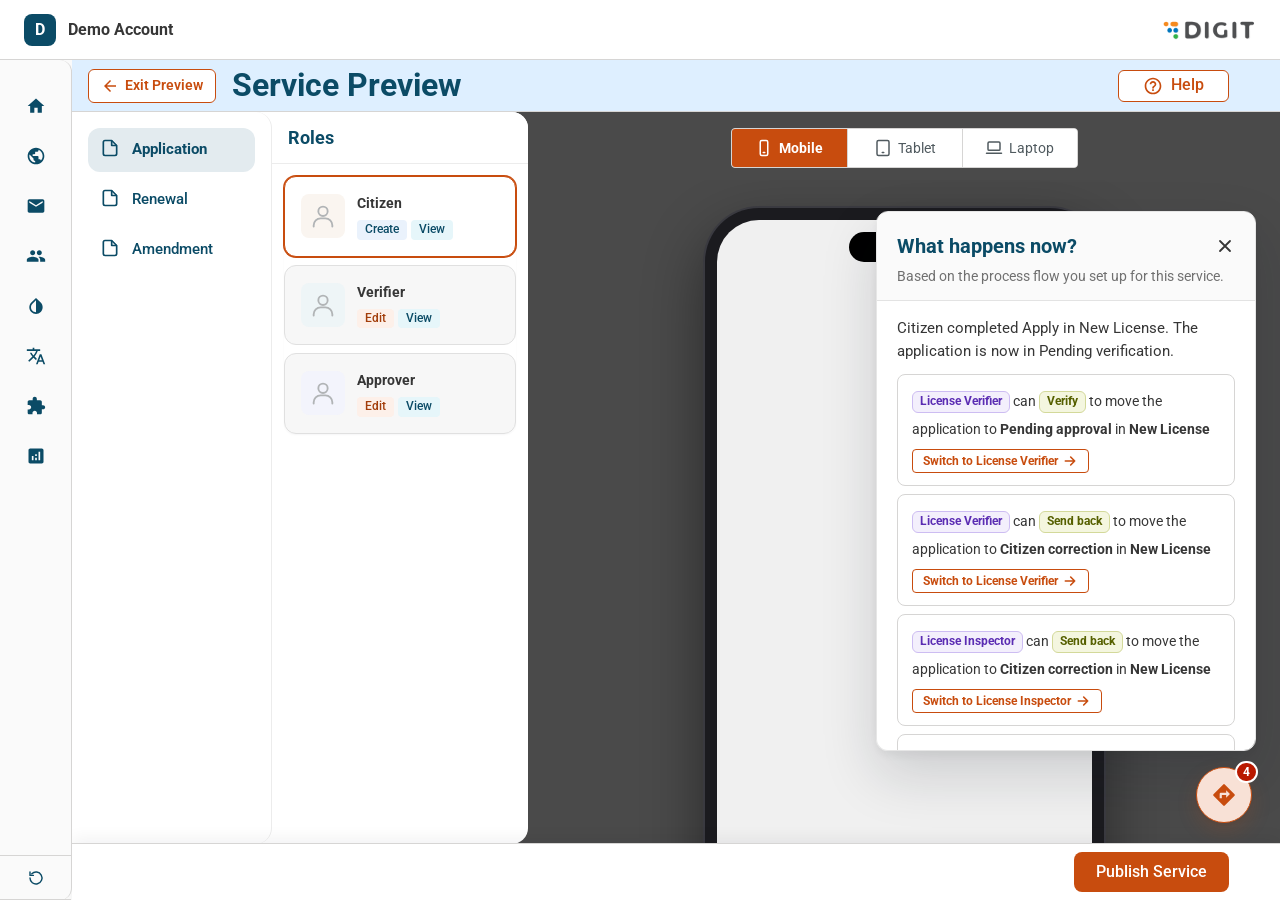
<file: preview.html>
<!doctype html>
<html lang="en" style="--c-font: 'Roboto', sans-serif;">
<head>
<meta charset="UTF-8" />
<meta name="viewport" content="width=device-width, initial-scale=1" />
<link rel="icon" type="image/png" href="shell/digit-logo.png" />
<link rel="preconnect" href="https://fonts.googleapis.com" />
<link rel="preconnect" href="https://fonts.gstatic.com" crossorigin />
<link href="https://fonts.googleapis.com/css2?family=Roboto+Condensed:wght@400;500;700&family=Roboto:wght@400;500;700&family=DM+Sans:wght@400;500;700&family=Public+Sans:wght@400;500;700&family=Inter:wght@400;500;700&display=swap" rel="stylesheet" />
<title>Service Preview</title>
<!-- Branding and Theming's own stylesheet, unchanged -->
<link rel="stylesheet" href="shell/branding.css" />
<style>
  /* Only what Branding does not have: the step dropdown (same look as Branding's text inputs), devices, and the service shown in the window */
  :root { --primary: #C84C0E; --heading: #0B4B66; --text: #363636; --muted: #505A5F; }
  .pv-select { width: 100%; height: 44px; padding: 0 40px 0 12px !important; text-overflow: ellipsis; white-space: nowrap; overflow: hidden; border: 1px solid #787878; border-radius: 6px; background: #fff; font: 16px Roboto, sans-serif; color: #363636;
               appearance: none !important; -webkit-appearance: none !important; background-image: url("data:image/svg+xml,%3Csvg xmlns='http://www.w3.org/2000/svg' viewBox='0 0 24 24'%3E%3Cpath d='M7 10l5 5 5-5z' fill='%23505A5F'/%3E%3C/svg%3E") !important;
               background-repeat: no-repeat !important; background-position: right 8px center !important; background-size: 24px !important; }
  .pv-screen { background: #F0F0F0; min-height: 487px; }
  .br-preview-col { position: relative; background: #4A4A4A !important; }   /* dark canvas behind the device window */
  .br-preview-col .br-preview { background: #4A4A4A !important; }
  .br-grid > .br-panel { border-right: 0 !important; }   /* no light edge line between the Roles panel and the dark canvas */
  /* the dark canvas slides 16px under the Roles panel, so its rounded corners sit on dark (Modules panel untouched) */
  .br-grid { isolation: isolate; }
  .br-grid > .br-preview-col { margin-left: -16px; padding-left: 16px; z-index: -1; }   /* tucked under the panels: nothing above it changes */
  #pv-dev { position: sticky; }
  .pv-fill { position: absolute; left: 28px; top: 50%; transform: translateY(-50%); margin-top: 2px; display: inline-flex; align-items: center; gap: 6px; height: 40px; padding: 0 14px;
             border: 1px dashed #0B4B66; border-radius: 6px; background: #fff; color: #0B4B66; font: 500 14px Roboto, sans-serif; cursor: pointer; }
  .pv-fill[hidden] { display: none; }
  .pv-fill:hover { background: #EAF2FC; }
  .pv-fill:focus-visible { outline: none; box-shadow: 0 0 0 3px #F4B41A; }
  /* "Next step" card: bottom-right of the preview, above the bottom bar; stays until acted on or closed */
  /* Next step guide: always on, bottom-right of the preview; panel opens above it */
  .pv-bw { position: fixed; right: 28px; bottom: 77px; z-index: 30; }
  .pv-bb { position: relative; width: 56px; height: 56px; display: grid; place-items: center; border: 1px solid #F2C8B4; border-radius: 50%; background: #FBEEE8; color: #C84C0E; cursor: pointer;
           box-shadow: 0 8px 20px rgba(200,76,14,.18), 0 2px 4px rgba(16,24,40,.06); transition: transform .15s, box-shadow .15s, background .15s; }
  .pv-bb:hover { transform: translateY(-2px); background: #F8E1D6; box-shadow: 0 12px 26px rgba(200,76,14,.24), 0 2px 4px rgba(16,24,40,.06); }
  .pv-bb[aria-expanded="true"] { background: #F8E1D6; border-color: #C84C0E; }
  .pv-bb:focus-visible { outline: none; box-shadow: 0 0 0 3px #fff, 0 0 0 6px #F4B41A; }
  .pv-bb-n { position: absolute; top: -7px; right: -7px; min-width: 22px; height: 22px; padding: 0 6px; border-radius: 11px; border: 2px solid #fff; background: #B91900; color: #fff;
             font: 700 12px/18px Roboto, sans-serif; text-align: center; }
  .pv-bb-n[hidden] { display: none; }
  .pv-bb.is-ring svg { animation: pv-ring .8s ease-in-out; }
  @keyframes pv-ring { 0%, 100% { transform: none; } 25% { transform: translateX(4px); } 50% { transform: translateX(-2px); } 75% { transform: translateX(3px); } }
  @media (prefers-reduced-motion: reduce) { .pv-bb.is-ring svg, .pv-pop { animation: none; } }
  .pv-pop { position: absolute; right: -4px; bottom: calc(100% + 16px); width: 380px; max-height: min(540px, calc(100vh - 340px));   /* stays below the blue title bar on short screens */ overflow-y: auto; background: #fff; border: 1px solid #E6E6E6;
            border-radius: 12px; box-shadow: 0 24px 56px rgba(16,24,40,.16), 0 4px 12px rgba(16,24,40,.06); animation: pv-note-in .2s ease-out; font-family: Roboto, sans-serif; color: #363636; }
  .pv-pop[hidden] { display: none; }
  .pv-pop p { margin: 0; }
  .pv-pop-top { position: sticky; top: 0; z-index: 1; background: #FAFAFA; border-bottom: 1px solid #E3E3E3; }   /* heading + line stay on top; full-width divider */
  .pv-pop-head { display: flex; align-items: center; justify-content: space-between; gap: 12px; padding: 18px 14px 6px 20px; background: transparent; }
  .pv-pop-t { margin: 0; font-size: 20px; font-weight: 700; color: #0B4B66; }
  .pv-pop-t:focus { outline: none; }
  .pv-pop-sub { margin: -2px 0 0 !important; padding: 0 20px 14px; font-size: 14px; line-height: 1.45; color: #707070; }
  .pv-pop-x { flex: none; width: 32px; height: 32px; display: grid; place-items: center; border: 0; border-radius: 6px; background: none; cursor: pointer; }
  .pv-pop-x:hover { background: none; }   /* no hover on the close cross */
  .pv-pop-empty { display: grid; justify-items: center; gap: 6px; padding: 16px 28px 28px; text-align: center; }
  .pv-pop-art { width: 64px; height: 64px; display: grid; place-items: center; margin-bottom: 6px; border-radius: 50%; background: #FBEEE8; color: #C84C0E; }
  .pv-pop-art svg { width: 30px; height: 30px; }
  .pv-pop-et { font-size: 16px; font-weight: 700; color: #363636; }
  .pv-pop-ed { font-size: 14px; line-height: 1.45; color: #707070; }
  .pv-up { padding: 16px 20px 20px; display: grid; gap: 12px; }
  .pv-up-row { display: grid; grid-template-columns: minmax(0, 1fr) 10px; align-items: start; gap: 12px; }
  .pv-up-line { display: grid; gap: 2px; }
  .pv-opts { list-style: none; margin: 0; padding: 0; display: grid; gap: 8px; }
  .pv-opt { display: grid; justify-items: start; gap: 6px; padding: 12px 14px; border: 1px solid #D6D5D4; border-radius: 8px; background: #fff; }
  .pv-opt .pv-up-s { font-size: 14px; }
  .pv-up .pv-up-what { line-height: 1.5; }   /* no tags on this line, so normal line spacing */
  .pv-opt-go { display: inline-flex; align-items: center; gap: 4px; height: 24px; padding: 0 10px; border: 1px solid #C84C0E; border-radius: 4px; background: #fff;
                font: 700 12px Roboto, sans-serif; color: #C84C0E; cursor: pointer; }   /* secondary button */
  .pv-opt-go:hover { background: #FBEEE8; }
  .pv-opt-go:focus-visible { outline: none; border-radius: 4px; box-shadow: 0 0 0 3px #F4B41A; }
  .pv-nexts { list-style: none; margin: 0; padding: 0; display: grid; gap: 12px; }
  .pv-nx { display: grid; gap: 8px; }
  .pv-nx + .pv-nx { padding-top: 12px; border-top: 1px dashed #E3E3E3; }
  .pv-up-k { font-size: 12px; font-weight: 700; letter-spacing: .04em; text-transform: uppercase; color: #707070; }
  .pv-up-ic { width: 40px; height: 40px; display: grid; place-items: center; border-radius: 50%; background: #FBEEE8; color: #C84C0E; }
  .pv-up-ic svg { width: 20px; height: 20px; }
  .pv-up-main { min-width: 0; display: grid; gap: 4px; padding-top: 4px; }
  .pv-up-s { font-size: 15px; line-height: 2; color: #363636; }
  .pv-up-s b { font-weight: 700; }
  .pv-tag-mod { display: inline-flex; align-items: center; border-radius: 4px; font-size: 12px; font-weight: 700; line-height: 1.3; background: #EEF1F4; border: 1px solid #D6D5D4; color: #363636; border-radius: 6px !important; }   /* Studio tag-neutral: a module the application moves into */
  .pv-up-s .pv-tag-mod, .pv-up-s .pv-tag-role, .pv-up-s .pv-tag-act, .pv-up-s .pv-tag-state,
  .pv-up-gd .pv-tag-mod, .pv-up-gd .pv-tag-role, .pv-up-gd .pv-tag-act, .pv-up-gd .pv-tag-state { min-height: 22px; padding: 0 7px; vertical-align: 1px; }
  .pv-tag-act { display: inline-flex; align-items: center; border-radius: 4px; font-size: 12px; font-weight: 700; line-height: 1.3; background: #F4F6DF; border: 1px solid #D3D99A; color: #566000; border-radius: 6px !important; }   /* olive, only used here (not an access tag, not a theme colour): the action */
  .pv-up-sep { margin: 0 20px; border: 0; border-top: 1px solid #EEEEEE; }
  .pv-up-dl { margin: 0; display: grid; grid-template-columns: 1fr 1fr; gap: 12px; padding: 12px 14px; border-radius: 8px; background: #F7F7F8; }
  .pv-up-dl div { display: grid; gap: 6px; justify-items: start; min-width: 0; }
  .pv-up-dl dt { font-size: 12px; font-weight: 500; color: #707070; }
  .pv-up-dl dd { margin: 0; max-width: 100%; }
  .pv-tag-role, .pv-tag-state { display: inline-flex; align-items: center; min-height: 24px; max-width: 100%; padding: 2px 8px; border-radius: 4px; font-size: 12px; font-weight: 700; line-height: 1.3; }
  .pv-tag-role { background: #F3EFFC; border: 1px solid #CDBDF2; color: #5B2DB3; border-radius: 6px !important; }   /* purple, only used here: the role (left panel access tags are blue / peach / cyan) */
  .pv-tag-state { background: #EAF2FC; border: 1px solid #A9C6EC; color: #0057BD; }   /* info blue */
  .pv-tag-state.is-done { margin-top: 4px; background: #F5F5F5; border-color: #D6D5D4; color: #505A5F; }
  .pv-up-go { justify-self: stretch; display: inline-flex; align-items: center; justify-content: center; gap: 6px; margin-top: 2px; height: 40px; padding: 0 16px; border: 0; border-radius: 4px;
              background: #C84C0E; color: #fff; font: 700 16px Roboto, sans-serif; cursor: pointer; }
  .pv-up-go:hover { background: #A33E0B; }
  .pv-up-gd { font-size: 14px; line-height: 2; color: #505A5F; }
  .pv-pop-sec { padding: 6px 18px 4px; font-size: 12px; font-weight: 700; letter-spacing: .04em; text-transform: uppercase; color: #707070; }
  .pv-past { list-style: none; margin: 0; padding: 4px 12px 14px; display: grid; gap: 4px; }
  .pv-past li { display: grid; grid-template-columns: 24px minmax(0, 1fr); gap: 10px; padding: 8px 6px; }
  .pv-past li > span:last-child { display: grid; justify-items: start; }
  .pv-past-ic { width: 24px; height: 24px; display: grid; place-items: center; border-radius: 50%; background: #E7F4EC; color: #00703C; font-size: 13px; font-weight: 700; }
  .pv-past-t { font-size: 14px; color: #363636; }
  .pv-pop-x:focus-visible, .pv-up-go:focus-visible { outline: none; box-shadow: 0 0 0 3px #F4B41A; }
  /* Exit Preview popup: same as the Studio red alert popup (Deactivate user) */
  .pv-exit { position: fixed; inset: 0; margin: auto; width: min(550px, calc(100vw - 32px)); max-height: calc(100vh - 48px); padding: 20px 24px; border: 0; border-radius: 12px;
             background: #fff; color: #363636; text-align: center; font-family: Roboto, sans-serif; box-shadow: 0 12px 40px rgba(0,0,0,.18); }
  .pv-exit[open] { display: flex; flex-direction: column; align-items: center; gap: 8px; }
  .pv-exit::backdrop { background: rgba(20,20,20,.45); }
  .pv-exit-ic { display: grid; place-items: center; margin-top: 4px; }
  .pv-exit-t { margin: 0; padding: 0 16px; font-size: 24px; line-height: 1.3; font-weight: 700; color: #0B4B66; }
  .pv-exit-d { margin: 0; font-size: 16px; line-height: 1.5; color: #707070; }
  .pv-exit-actions { width: 100%; display: grid; grid-template-columns: 1fr 1fr; gap: 12px; margin-top: 12px; }
  .pv-exit-btn { height: 40px; border: 1px solid #C84C0E; border-radius: 4px; background: #C84C0E; color: #fff; font: 700 16px Roboto, sans-serif; cursor: pointer; }
  .pv-exit-btn:hover { background: #A33E0B; border-color: #A33E0B; }
  .pv-exit-btn.is-sec { background: #fff; color: #C84C0E; }
  .pv-exit-btn.is-sec:hover { background: #FBEEE8; border-color: #C84C0E; }
  .pv-exit-btn:focus-visible { outline: none; box-shadow: 0 0 0 3px #F4B41A; }
  @keyframes pv-note-in { from { opacity: 0; transform: translateY(10px); } to { opacity: 1; transform: none; } }
  @media (prefers-reduced-motion: reduce) { .pv-note { animation: none; } }
  #pv-dev[hidden] { display: none; }
  .br-preview { padding-top: 28px; }
  .br-dash.is-mobile, .br-dash.is-tablet { margin: 0 auto; }
  .br-dash.is-mobile { max-width: 390px; } .br-dash.is-tablet { max-width: 768px; }
  .br-dash.is-mobile .pv-screen, .br-dash.is-tablet .pv-screen { height: 600px; overflow-y: auto; }
  /* Device frames at fixed CSS-pixel sizes (like browser dev tools / Figma / Webflow previews):
     zooming in makes the device bigger and the canvas scrolls; the device is never squeezed to fit. */
  .br-preview.is-dash { overflow: auto; justify-items: safe center; }
  .br-dash.is-mobile, .br-dash.is-tablet { position: relative; flex: none; max-width: none; box-sizing: content-box; overflow: visible;
    border: 0; background: #1B1B1F; box-shadow: 0 0 0 2px #3A3A40, 0 24px 60px rgba(0,0,0,.45); }
  .br-dash.is-mobile { width: 375px; padding: 12px; border-radius: 54px; }
  .br-dash.is-tablet { width: 768px; padding: 20px; border-radius: 34px; }
  .br-dash.is-mobile .br-dash-chrome, .br-dash.is-tablet .br-dash-chrome { display: none; }   /* browser dots only on Laptop */
  .br-dash.is-mobile .pv-screen { height: 760px; min-height: 0; border-radius: 42px; overflow: hidden auto; padding-top: 44px; box-sizing: border-box; }
  .br-dash.is-tablet .pv-screen { height: 900px; min-height: 0; border-radius: 16px; overflow: hidden auto; }
  .br-dash.is-mobile::before { content: ''; position: absolute; z-index: 2; top: 24px; left: 50%; width: 110px; height: 30px; margin-left: -55px; border-radius: 20px; background: #000; }   /* dynamic island */
  .br-dash.is-mobile::after { content: ''; position: absolute; z-index: 2; bottom: 20px; left: 50%; width: 124px; height: 5px; margin-left: -62px; border-radius: 3px; background: rgba(0,0,0,.35); }   /* home indicator */
  .br-dash.is-tablet::before { content: ''; position: absolute; top: 9px; left: 50%; width: 6px; height: 6px; margin-left: -3px; border-radius: 50%; background: #3A3A40; }   /* front camera */
  #pv-dev.br-preview-bar { justify-content: center; position: sticky; top: 0; z-index: 3; padding-top: 16px !important; padding-bottom: 12px !important; height: auto !important; flex-shrink: 0; background: #4A4A4A; }   /* stays in view while the preview scrolls */
  /* device choice: the DIGIT Toggle used on the module dashboard (square, equal-width segments, grey border, selected = orange) */
  .pv-seg { display: inline-flex; border: 1px solid #D6D5D4; border-radius: 4px; background: #fff; overflow: hidden; }
  .pv-seg-b { display: inline-flex; align-items: center; justify-content: center; gap: 6px; min-width: 115px; height: 38px; padding: 0 16px; border: 0; background: #fff;
              white-space: nowrap; font: 400 14px/1 Roboto, sans-serif; color: #505A5F; cursor: pointer; }
  .pv-seg-b + .pv-seg-b { border-left: 1px solid #D6D5D4; }
  .pv-seg-b:hover { background: #FBEEE8; color: #A33E0B; }
  .pv-seg-b.is-on, .pv-seg-b.is-on:hover { background: #C84C0E; color: #fff; font-weight: 700; }
  .pv-seg-b:focus-visible { outline: none; position: relative; z-index: 1; box-shadow: 0 0 0 3px #F4B41A; }
  /* role card tags: small */
  .pv-tags { display: flex; flex-wrap: wrap; gap: 4px; }
  /* Branding's two panels (Modules, Roles with access); a long module name wraps instead of being cut off */
  .br-nav button { height: auto !important; min-height: 44px; padding-top: 10px !important; padding-bottom: 10px !important; align-items: flex-start !important; text-align: left; }
  .pv-mod-n { min-width: 0; overflow-wrap: anywhere; }
  /* Roles panel only as wide as a card needs for its tags (Create, Edit, View on one line); card sizes unchanged */
  .br-grid { grid-template-columns: 200px 256px minmax(0, 1fr) !important; }
  .pv-tags { flex-wrap: nowrap; }
  /* role cards: Branding's selectable card, one per row; Roles page tint + person icon */
  .pv-roles { display: grid; gap: 8px; }
  .br-font.pv-role { flex-direction: row; align-items: center; gap: 12px; }
  .br-font.pv-role:has(input:focus-visible) { outline: 3px solid #F4B41A; outline-offset: 2px; }
  .pv-rpic { flex: none; display: grid; place-items: center; width: 44px; height: 44px; border-radius: 8px; color: #B1B4B6; }
  .pv-role-txt { min-width: 0; display: grid; gap: 6px; }
  .pv-role-n { font-size: 14px; font-weight: 700; color: #363636; overflow-wrap: anywhere; }
  /* tags like the Access tags on the Roles page (Create / Edit / View colours), a size smaller */
  .pv-tg { display: inline-flex; align-items: center; padding: 2px 8px; border-radius: 4px; font-size: 12px; font-weight: 500; line-height: 1.3; }
  .pv-tg-create { background: #EAF2FC; color: #0B4B66; } .pv-tg-edit { background: #FDF0E9; color: #A33E0B; } .pv-tg-view { background: #E6F6FA; color: #0B4B66; }   /* same as the Roles page */
  .sr-only { position: absolute; width: 1px; height: 1px; overflow: hidden; clip: rect(0 0 0 0); white-space: nowrap; }
  /* the app's own screens */
  .pv-back { display: grid; place-items: center; width: 32px; height: 32px; margin-left: -6px; border: 0; border-radius: 6px; background: none; color: #363636; cursor: pointer; }
  .pv-hero { background: #0B4B66; color: #fff; padding: 18px 18px 20px; }
  .pv-hero-t { font-size: 22px; font-weight: 700; } .pv-hero-d { margin-top: 6px; font-size: 13px; line-height: 1.45; }
  .pv-tiles { display: grid; grid-template-columns: repeat(auto-fill, minmax(120px, 1fr)); gap: 10px; }
  .pv-tile { min-height: 64px; border: 0; border-radius: 10px; background: #fff; box-shadow: 0 1px 3px rgba(0,0,0,.12); color: #C84C0E; font: 700 14px Roboto, sans-serif; cursor: pointer; }
  .pv-faqs { display: grid; gap: 8px; } .pv-faq { background: #fff; border-radius: 8px; box-shadow: 0 1px 2px rgba(0,0,0,.1); }
  .pv-faq-q { width: 100%; display: flex; justify-content: space-between; gap: 8px; padding: 12px; border: 0; background: none; font: 500 14px Roboto, sans-serif; text-align: left; color: #363636; cursor: pointer; }
  .pv-faq-a { padding: 0 12px 12px; color: #505A5F; font-size: 13px; }
  .pv-steps { font-size: 13px; color: #505A5F; }
  .pv-f { display: grid; gap: 4px; }
  .pv-lab { font-size: 14px; color: #363636; } .pv-req { color: #B91900; }
  .pv-in { width: 100%; height: 40px; padding: 0 10px; border: 1px solid #505A5F; border-radius: 4px; background: #fff; font: 14px Roboto, sans-serif; color: #363636; }
  textarea.pv-in { height: auto; padding: 8px 10px; }
  select.pv-in { appearance: none; -webkit-appearance: none; padding-right: 40px; background: #fff url("data:image/svg+xml,%3Csvg xmlns='http://www.w3.org/2000/svg' viewBox='0 0 24 24'%3E%3Cpath d='M7 10l5 5 5-5z' fill='%23505A5F'/%3E%3C/svg%3E") no-repeat right 8px center / 24px; }
  .pv-in[aria-invalid="true"] { border-color: #B91900; }
  .pv-pre { display: flex; } .pv-pre span { display: grid; place-items: center; padding: 0 10px; border: 1px solid #505A5F; border-right: 0; border-radius: 4px 0 0 4px; background: #F5F5F5; }
  .pv-pre .pv-in { border-radius: 0 4px 4px 0; }
  .pv-err { font-size: 12px; font-weight: 500; color: #B91900; } .pv-err[hidden] { display: none; }
  .pv-upload { height: 40px; border: 1px dashed #C9C9C9; border-radius: 8px; background: #fff; color: #A33E0B; font: 500 14px Roboto, sans-serif; cursor: pointer; }
  .pv-file { font-size: 14px; } .pv-link { border: 0; background: none; padding: 2px 4px; color: #A33E0B; font: 500 13px Roboto, sans-serif; text-decoration: underline; cursor: pointer; }
  .pv-nav-b { display: flex; justify-content: space-between; gap: 10px; }
  button.pv-btn { border: 0; cursor: pointer; font-family: Roboto, sans-serif; } button.pv-btn.is-2 { border: 1px solid #C84C0E; }
  .pv-dl { margin: 0; display: grid; gap: 6px; } .pv-dl div { display: grid; grid-template-columns: 40% 1fr; gap: 8px; font-size: 13px; } .pv-dl dt { color: #505A5F; } .pv-dl dd { margin: 0; }
  .pv-done { text-align: center; justify-items: center; } .pv-tick { width: 44px; height: 44px; border-radius: 50%; background: #00703C; color: #fff; display: grid; place-items: center; font-size: 22px; }
  .pv-ok { background: #F1FFF8; border-left: 4px solid #00703C; border-radius: 6px; padding: 10px 12px; }
  .pv-app button:focus-visible, .pv-in:focus-visible { outline: none; box-shadow: 0 0 0 3px #F4B41A; }
  .pv-app p { margin: 0; }
  /* the service inside the window: the citizen app / the employee inbox */
  .pv-app { font-size: 14px; color: var(--text); }
  .pv-app p, .br-fld p, .br-preview-note { margin: 0; }
  .pv-top { position: sticky; top: 0; z-index: 1; display: flex; align-items: center; gap: 12px; height: 48px; padding: 0 18px; background: #fff; box-shadow: 0 1px 2px rgba(0,0,0,.1); }
  .pv-brand { font-weight: 700; color: var(--heading); }
  .pv-bell { margin-left: auto; position: relative; display: grid; }
  .pv-bell b { position: absolute; top: -6px; right: -8px; min-width: 18px; height: 18px; padding: 0 4px; border-radius: 9px; background: #B91900; color: #fff; font-size: 11px; line-height: 18px; text-align: center; }
  .pv-pad { padding: 18px; display: grid; gap: 12px; max-width: 760px; margin: 0 auto; }
  .pv-h { margin: 4px 0 0; font-size: 16px; font-weight: 700; color: var(--heading); }
  .pv-card { background: #fff; border: 1px solid #E8E8E8; border-radius: 10px; padding: 14px; display: grid; gap: 10px; }
  .pv-card-top { display: flex; justify-content: space-between; align-items: flex-start; gap: 8px; }
  .pv-no { font-weight: 700; }
  .pv-muted { color: var(--muted); font-size: 13px; }
  .pv-tag { flex: none; padding: 2px 8px; border-radius: 4px; background: #EAF2FC; border: 1px solid #A9C6EC; color: #0057BD; font-size: 12px; font-weight: 700; }
  .pv-tag.is-end { background: #F1FFF8; border-color: #9FD8BB; color: #00703C; }
  .pv-tl { list-style: none; margin: 0; padding: 0; display: grid; gap: 8px; }
  .pv-tl li { display: flex; align-items: center; gap: 10px; color: var(--muted); }
  .pv-dot { width: 12px; height: 12px; border-radius: 50%; border: 2px solid #B1B4B6; flex: none; }
  .pv-tl li.is-done { color: var(--text); } .pv-tl li.is-done .pv-dot { background: #00703C; border-color: #00703C; }
  .pv-tl li.is-now { color: var(--text); font-weight: 700; } .pv-tl li.is-now .pv-dot { border-color: #0057BD; background: #0057BD; box-shadow: inset 0 0 0 2px #fff; }
  .pv-next { background: #EAF2FC; border-left: 4px solid #0057BD; border-radius: 6px; padding: 12px; display: grid; gap: 4px; }
  .pv-next-t { font-weight: 700; color: var(--heading); }
  .pv-notes { list-style: none; margin: 0; padding: 0; display: grid; gap: 8px; }
  .pv-notes li { display: flex; gap: 10px; align-items: flex-start; background: #fff; border: 1px solid #E8E8E8; border-radius: 8px; padding: 10px 12px; }
  .pv-ch { flex: none; padding: 1px 6px; border-radius: 4px; background: #FFF6E5; border: 1px solid #F3D9A6; color: #9E5F00; font-size: 11px; font-weight: 700; }
  .pv-alert { background: #FFF9F0; border-left: 4px solid #9E5F00; border-radius: 6px; padding: 10px 12px; }
  .pv-sla { font-size: 13px; color: #9E5F00; }
  .pv-acts { display: flex; gap: 8px; flex-wrap: wrap; }
  .pv-btn { display: inline-flex; align-items: center; height: 36px; padding: 0 16px; border-radius: 6px; background: var(--primary); color: #fff; font-weight: 700; font-size: 13px; }
  .pv-btn.is-2 { background: #fff; color: var(--primary); border: 1px solid var(--primary); }
  .pv-empty { background: #fff; border: 1px solid #E8E8E8; border-radius: 10px; padding: 16px; display: grid; gap: 6px; }
</style>
</head>
<body>
<div id="root"><div class="sh"><a class="sh-skip" href="#main">Skip to main content</a><header class="sh-top"><div class="sh-org"><span class="sh-org-mark" aria-hidden="true">D</span><span class="sh-org-name">Demo Account</span></div><div class="sh-top-end"><img class="sh-digit" alt="DIGIT" width="528" height="124" src="shell/digit-logo.png"></div></header><div class="sh-body"><nav class="sh-nav is-mini" aria-label="Account"><div class="sh-search"><input placeholder="Search" aria-label="Search the menu" type="search"><svg viewBox="0 0 24 24" width="20" height="20" aria-hidden="true" focusable="false"><circle cx="10.5" cy="10.5" r="6" fill="none" stroke="currentColor" stroke-width="2.2"></circle><path d="M15 15l5 5" stroke="currentColor" stroke-width="2.2" stroke-linecap="round"></path></svg></div><ul><li><button type="button" class="sh-nav-item" data-label="Home"><span class="ux-icon" aria-hidden="true"><svg width="20" height="20" viewBox="0 0 24 24" fill="none" xmlns="http://www.w3.org/2000/svg"><g clip-path="url(#clip0_105_496)"><path d="M10 20V14H14V20H19V12H22L12 3L2 12H5V20H10Z" fill="currentColor"></path></g><defs><clipPath id="clip0_105_496"><rect width="24" height="24" fill="white"></rect></clipPath></defs></svg></span><span class="sh-nav-label">Home</span></button></li><li><button type="button" class="sh-nav-item" data-label="Geographies"><span class="ux-icon" aria-hidden="true"><svg width="20" height="20" viewBox="0 0 24 24" fill="none" xmlns="http://www.w3.org/2000/svg"><g clip-path="url(#clip0_176_860)"><path d="M12 2C6.48 2 2 6.48 2 12C2 17.52 6.48 22 12 22C17.52 22 22 17.52 22 12C22 6.48 17.52 2 12 2ZM11 19.93C7.05 19.44 4 16.08 4 12C4 11.38 4.08 10.79 4.21 10.21L9 15V16C9 17.1 9.9 18 11 18V19.93ZM17.9 17.39C17.64 16.58 16.9 16 16 16H15V13C15 12.45 14.55 12 14 12H8V10H10C10.55 10 11 9.55 11 9V7H13C14.1 7 15 6.1 15 5V4.59C17.93 5.78 20 8.65 20 12C20 14.08 19.2 15.97 17.9 17.39Z" fill="currentColor"></path></g><defs><clipPath id="clip0_176_860"><rect width="24" height="24" fill="white"></rect></clipPath></defs></svg></span><span class="sh-nav-label">Geographies</span></button></li><li><button type="button" class="sh-nav-item" data-label="Notification Channels"><span class="ux-icon" aria-hidden="true"><svg width="20" height="20" viewBox="0 0 24 24" fill="none" xmlns="http://www.w3.org/2000/svg"><g clip-path="url(#clip0_105_2073)"><path d="M20 4H4C2.9 4 2.01 4.9 2.01 6L2 18C2 19.1 2.9 20 4 20H20C21.1 20 22 19.1 22 18V6C22 4.9 21.1 4 20 4ZM20 8L12 13L4 8V6L12 11L20 6V8Z" fill="currentColor"></path></g><defs><clipPath id="clip0_105_2073"><rect width="24" height="24" fill="white"></rect></clipPath></defs></svg></span><span class="sh-nav-label">Notification Channels</span></button></li><li><button type="button" class="sh-nav-item" data-label="Team"><span class="ux-icon" aria-hidden="true"><svg width="20" height="20" viewBox="0 0 24 24" fill="none" xmlns="http://www.w3.org/2000/svg"><g clip-path="url(#clip0_176_711)"><path d="M16 11C17.66 11 18.99 9.66 18.99 8C18.99 6.34 17.66 5 16 5C14.34 5 13 6.34 13 8C13 9.66 14.34 11 16 11ZM8 11C9.66 11 10.99 9.66 10.99 8C10.99 6.34 9.66 5 8 5C6.34 5 5 6.34 5 8C5 9.66 6.34 11 8 11ZM8 13C5.67 13 1 14.17 1 16.5V19H15V16.5C15 14.17 10.33 13 8 13ZM16 13C15.71 13 15.38 13.02 15.03 13.05C16.19 13.89 17 15.02 17 16.5V19H23V16.5C23 14.17 18.33 13 16 13Z" fill="currentColor"></path></g><defs><clipPath id="clip0_176_711"><rect width="24" height="24" fill="white"></rect></clipPath></defs></svg></span><span class="sh-nav-label">Team</span></button></li><li><button type="button" class="sh-nav-item" data-label="Branding and Theming"><span class="ux-icon" aria-hidden="true"><svg width="20" height="20" viewBox="0 0 24 24" fill="none" xmlns="http://www.w3.org/2000/svg"><g clip-path="url(#clip0_105_544)"><path d="M17.66 7.93002L12 2.27002L6.34 7.93002C3.22 11.05 3.22 16.12 6.34 19.24C7.9 20.8 9.95 21.58 12 21.58C14.05 21.58 16.1 20.8 17.66 19.24C20.78 16.12 20.78 11.05 17.66 7.93002V7.93002ZM12 19.59C10.4 19.59 8.89 18.97 7.76 17.83C6.62 16.69 6 15.19 6 13.59C6 11.99 6.62 10.48 7.76 9.35002L12 5.10002V19.59Z" fill="currentColor"></path></g><defs><clipPath id="clip0_105_544"><rect width="24" height="24" fill="white"></rect></clipPath></defs></svg></span><span class="sh-nav-label">Branding and Theming</span></button></li><li><button type="button" class="sh-nav-item" data-label="Language"><span class="ux-icon" aria-hidden="true"><svg width="20" height="20" viewBox="0 0 24 24" fill="none" xmlns="http://www.w3.org/2000/svg"><g clip-path="url(#clip0_105_1122)"><path d="M12.87 15.07L10.33 12.56L10.36 12.53C12.1 10.59 13.34 8.36 14.07 6H17V4H10V2H8V4H1V5.99H12.17C11.5 7.92 10.44 9.75 9 11.35C8.07 10.32 7.3 9.19 6.69 8H4.69C5.42 9.63 6.42 11.17 7.67 12.56L2.58 17.58L4 19L9 14L12.11 17.11L12.87 15.07ZM18.5 10H16.5L12 22H14L15.12 19H19.87L21 22H23L18.5 10ZM15.88 17L17.5 12.67L19.12 17H15.88V17Z" fill="currentColor"></path></g><defs><clipPath id="clip0_105_1122"><rect width="24" height="24" fill="white"></rect></clipPath></defs></svg></span><span class="sh-nav-label">Language</span></button></li><li><button type="button" class="sh-nav-item" data-label="Integrations"><span class="ux-icon" aria-hidden="true"><svg width="20" height="20" viewBox="0 0 24 24" fill="none" xmlns="http://www.w3.org/2000/svg"><g clip-path="url(#clip0_105_369)"><path d="M20.5 11H19V7C19 5.9 18.1 5 17 5H13V3.5C13 2.12 11.88 1 10.5 1C9.12 1 8 2.12 8 3.5V5H4C2.9 5 2.01 5.9 2.01 7V10.8H3.5C4.99 10.8 6.2 12.01 6.2 13.5C6.2 14.99 4.99 16.2 3.5 16.2H2V20C2 21.1 2.9 22 4 22H7.8V20.5C7.8 19.01 9.01 17.8 10.5 17.8C11.99 17.8 13.2 19.01 13.2 20.5V22H17C18.1 22 19 21.1 19 20V16H20.5C21.88 16 23 14.88 23 13.5C23 12.12 21.88 11 20.5 11Z" fill="currentColor"></path></g><defs><clipPath id="clip0_105_369"><rect width="24" height="24" fill="white"></rect></clipPath></defs></svg></span><span class="sh-nav-label">Integrations</span></button></li><li><button type="button" class="sh-nav-item" data-label="Product Health"><span class="ux-icon" aria-hidden="true"><svg width="20" height="20" viewBox="0 0 24 24" fill="none" xmlns="http://www.w3.org/2000/svg"><g clip-path="url(#clip0_105_76)"><path d="M19 3H5C3.9 3 3 3.9 3 5V19C3 20.1 3.9 21 5 21H19C20.1 21 21 20.1 21 19V5C21 3.9 20.1 3 19 3ZM9 17H7V12H9V17ZM13 17H11V14H13V17ZM13 12H11V10H13V12ZM17 17H15V7H17V17Z" fill="currentColor"></path></g><defs><clipPath id="clip0_105_76"><rect width="24" height="24" fill="white"></rect></clipPath></defs></svg></span><span class="sh-nav-label">Product Health</span></button></li></ul><div class="sh-nav-foot"><button type="button" class="sh-restart" data-label="Restart"><svg viewBox="0 0 24 24" width="18" height="18" aria-hidden="true" focusable="false"><path d="M4 12a8 8 0 1 0 2.4-5.7M4 4v4.5h4.5" fill="none" stroke="currentColor" stroke-width="1.9" stroke-linecap="round" stroke-linejoin="round"></path></svg><span class="sh-nav-label">Restart</span></button><p class="sh-powered">Powered by <img alt="DIGIT" width="528" height="124" src="shell/digit-logo.png"></p></div></nav><div class="sh-content"><div class="sh-sub has-back"><button type="button" class="sh-back-home" id="pv-back"><span class="ux-icon" aria-hidden="true"><svg width="18" height="18" viewBox="0 0 24 24" fill="none" xmlns="http://www.w3.org/2000/svg"><g clip-path="url(#clip0_105_1455)"><path d="M20 11H7.83L13.42 5.41L12 4L4 12L12 20L13.41 18.59L7.83 13H20V11Z" fill="currentColor"></path></g><defs><clipPath id="clip0_105_1455"><rect width="24" height="24" fill="white"></rect></clipPath></defs></svg></span>Exit Preview</button><h1 class="sh-sub-title" id="pv-title" tabindex="-1">Service Preview</h1><span class="ux-help-btn"><button id="root-standalone-btn-2" class="digit-button-secondary medium  " type="button" title="" aria-label="Help" data-screen="root" data-composer-type="standalone" data-button-type="button"><div class="icon-label-container secondary medium"><svg width="1.25rem" height="1.25rem" class="digit-button-customIcon medium secondary" viewBox="0 0 24 24" fill="none" xmlns="http://www.w3.org/2000/svg"><g clip-path="url(#clip0_105_480)"><path d="M11 18H13V16H11V18ZM12 2C6.48 2 2 6.48 2 12C2 17.52 6.48 22 12 22C17.52 22 22 17.52 22 12C22 6.48 17.52 2 12 2ZM12 20C7.59 20 4 16.41 4 12C4 7.59 7.59 4 12 4C16.41 4 20 7.59 20 12C20 16.41 16.41 20 12 20ZM12 6C9.79 6 8 7.79 8 10H10C10 8.9 10.9 8 12 8C13.1 8 14 8.9 14 10C14 12 11 11.75 11 15H13C13 12.75 16 12.5 16 10C16 7.79 14.21 6 12 6Z" fill="#C84C0E"></path></g><defs><clipPath id="clip0_105_480"><rect width="24" height="24" fill="white"></rect></clipPath></defs></svg><h2 class="digit-button-label">Help</h2></div></button></span></div><main id="main" class="sh-main" tabindex="-1"><div class="br"><div class="cg-toast" role="status" aria-live="polite"></div><p class="sr-only" role="status" aria-live="polite" id="pv-live"></p><div class="br-grid"><nav class="br-nav" aria-label="Modules"><ul id="pv-mods"></ul></nav><section class="br-panel" aria-labelledby="_r_0_-sec"><div class="br-panel-head"><h2 id="_r_0_-sec">Roles</h2></div><div class="br-panel-scroll"><div class="br-panel-card">
  <fieldset class="br-fs is-bare"><legend class="ux-visually-hidden">Roles</legend><div class="pv-roles" id="pv-roles"></div></fieldset>
</div></div></section><div class="br-preview-col"><div class="br-preview-bar" id="pv-dev"><button type="button" class="pv-fill" id="pv-fill" hidden><svg aria-hidden="true" width="16" height="16" viewBox="0 0 24 24" fill="none" stroke="currentColor" stroke-width="2" stroke-linecap="round" stroke-linejoin="round"><path d="M4 20h4L19 9l-4-4L4 16zM13.5 6.5l4 4"/></svg>Fill with sample data</button><div id="pv-seghost" role="radiogroup" aria-label="Device"></div>
      <div class="pv-bw" id="pv-bw">
        <div class="pv-pop" id="pv-pop" role="dialog" aria-labelledby="pv-pop-t" hidden></div>
        <button type="button" class="pv-bb" id="pv-bb" aria-haspopup="dialog" aria-expanded="false" aria-controls="pv-pop" aria-label="What happens now?"><svg aria-hidden="true" width="26" height="26" viewBox="0 0 24 24" fill="currentColor"><path d="M21.71 11.29l-9-9a1 1 0 0 0-1.42 0l-9 9a1 1 0 0 0 0 1.42l9 9a1 1 0 0 0 1.42 0l9-9a1 1 0 0 0 0-1.42zM14 14.5V12h-4v3H8v-4a1 1 0 0 1 1-1h5V7.5l3.5 3.5-3.5 3.5z"/></svg><span class="pv-bb-n" id="pv-bb-n" hidden></span></button>
        <p class="sr-only" role="status" aria-live="polite" id="pv-bb-live"></p>
      </div>
      </div><figure class="br-preview is-dash" aria-label="Service preview"><div class="br-dash" id="pv-dash" style="--br-p: #C84C0E; --br-h: #0B4B66; --br-bg: #F5F7F8; --br-r: 10px; --br-rb: 6px; font-family: Roboto, system-ui, sans-serif;"><div class="br-dash-chrome" aria-hidden="true"><span></span><span></span><span></span></div><div class="pv-screen" id="pv-screen"></div></div></figure></div></div><footer class="cg-bar br-bar"><button id="root-standalone-btn-10" class="digit-button-primary large  " type="button" title="" aria-label="Publish Service" data-screen="root" data-composer-type="standalone" data-button-type="button"><div class="icon-label-container primary "><h2 class="digit-button-label">Publish Service</h2></div></button></footer></div></main></div></div></div></div>
<dialog class="pv-exit" id="pv-exit" aria-labelledby="pv-exit-t" aria-describedby="pv-exit-d">
  <div class="pv-exit-ic" aria-hidden="true"><svg viewBox="0 0 48 44" width="48" height="48"><path d="M24 2L46 42H2z" fill="#B91900"/><rect x="21.5" y="15" width="5" height="15" rx="1.5" fill="#fff"/><circle cx="24" cy="35.5" r="2.8" fill="#fff"/></svg></div>
  <h2 class="pv-exit-t" id="pv-exit-t">Are you sure you want to exit preview?</h2>
  <p class="pv-exit-d" id="pv-exit-d">The progress made here cannot be saved. Any applications, actions and updates from this preview will be cleared.</p>
  <div class="pv-exit-actions">
    <button type="button" class="pv-exit-btn is-sec" id="pv-exit-cancel">Cancel</button>
    <button type="button" class="pv-exit-btn" id="pv-exit-ok">Exit Preview</button>
  </div>
</dialog>
<script>
(() => {
  const $ = id => document.getElementById(id);
  const esc = s => String(s == null ? '' : s).replace(/[&<>"']/g, c => ({ '&': '&amp;', '<': '&lt;', '>': '&gt;', '"': '&quot;', "'": '&#39;' }[c]));
  const MODULES = (() => { try { const m = JSON.parse(localStorage.getItem('studio-prototype.modules.v1') || localStorage.getItem('studio-prototype.modules')); if (Array.isArray(m) && m.length) return m; } catch (e) {}
    return [{ id: 'application', name: 'Application', primary: true }, { id: 'renewal', name: 'Renewal', primaryStates: ['Manual Expired', 'Auto Expired', 'Due for Renewal'], secondaryStates: [] },
      { id: 'amendment', name: 'Amendment', primaryStates: ['Approved'], secondaryStates: [] }]; })();
  const SAMPLE = () => ({
    states: [
      { id: 's1', type: 'start', name: 'Applied', description: 'A citizen has filed an application.', slaHours: 24, notify: { enabled: true, items: [{ name: 'Application received', channel: 'SMS' }] } },
      { id: 's2', type: 'intermediate', name: 'Pending verification', description: 'A verifier checks the application details.', slaHours: 48, notify: { enabled: true, items: [{ name: 'Application under verification', channel: 'SMS' }] } },
      { id: 's3', type: 'intermediate', name: 'Pending approval', description: 'An approver reviews the verified application.', slaHours: 72, notify: { enabled: false, items: [] } },
      { id: 's4', type: 'end', name: 'Approved', description: 'The application is approved.', slaHours: 0, notify: { enabled: true, items: [{ name: 'Application approved', channel: 'Email' }] } },
      { id: 's5', type: 'end', name: 'Rejected', description: 'The application is rejected.', slaHours: 0, notify: { enabled: true, items: [{ name: 'Application rejected', channel: 'SMS' }] } },
    ],
    actions: [
      { name: 'Submit', from: 's1', to: 's2', roles: ['CITIZEN'] }, { name: 'Verify', from: 's2', to: 's3', roles: ['VERIFIER'] }, { name: 'Send back', from: 's2', to: 's1', roles: ['VERIFIER'] },
      { name: 'Approve', from: 's3', to: 's4', roles: ['APPROVER'] }, { name: 'Reject', from: 's3', to: 's5', roles: ['APPROVER'] },
    ],
  });
  const flowOf = m => { try { const f = JSON.parse(localStorage.getItem('studio-process-flow.' + m.id)); if (f && f.states && f.states.length) return f; } catch (e) {} return SAMPLE(); };
  const roleName = r => r.charAt(0) + r.slice(1).toLowerCase().replace(/_/g, ' ');
  const hrs = h => (h >= 24 && h % 24 === 0 ? `${h / 24} ${h / 24 === 1 ? 'day' : 'days'}` : `${h} ${h === 1 ? 'hour' : 'hours'}`);
  const notesOf = s => (s.notify && s.notify.enabled ? s.notify.items || [] : []);
  function ordered(f) {
    const seen = new Set(), out = [], q = f.states.filter(s => s.type === 'start').map(s => s.id);
    while (q.length) { const id = q.shift(); if (seen.has(id)) continue; seen.add(id); const s = f.states.find(x => x.id === id); if (!s) continue; out.push(s); f.actions.filter(a => a.from === id).forEach(a => { if (!seen.has(a.to)) q.push(a.to); }); }
    f.states.forEach(s => { if (!seen.has(s.id)) out.push(s); });
    return [...out.filter(s => s.type !== 'end'), ...out.filter(s => s.type === 'end')];
  }
  function pathTo(f, target) {
    const start = f.states.find(s => s.type === 'start'); if (!start) return [target];
    const prev = { [start.id]: null }, q = [start.id];
    while (q.length) { const id = q.shift(); if (id === target.id) break; f.actions.filter(a => a.from === id).forEach(a => { if (!(a.to in prev)) { prev[a.to] = id; q.push(a.to); } }); }
    if (!(target.id in prev)) return [start, target];
    const p = []; let cur = target.id; while (cur) { p.unshift(f.states.find(s => s.id === cur)); cur = prev[cur]; } return p;
  }

  const PLACEHOLDER = true;   // for now the window is empty (Mobile / Tablet / Laptop still switch its size); set to false to bring the app back
  let mod = MODULES[0], role = 'CITIZEN', stepId = null, device = 'mobile';
  const BELL = n => `<span class="pv-bell" aria-label="${n} new notification${n === 1 ? '' : 's'}"><svg aria-hidden="true" width="20" height="20" viewBox="0 0 24 24"><path d="M6 8a6 6 0 0 1 12 0c0 7 3 9 3 9H3s3-2 3-9" fill="#363636"/><path d="M10.3 21a1.9 1.9 0 0 0 3.4 0" stroke="#363636" stroke-width="2" fill="none" stroke-linecap="round"/></svg>${n ? `<b>${n}</b>` : ''}</span>`;
  (() => { let t = null; try { t = JSON.parse(localStorage.getItem('studio-brand')).theme; } catch (e) {} if (!t) { try { t = JSON.parse(localStorage.getItem('digit-console-v4')).account.branding.theme; } catch (e) {} }
    const r = { sharp: '2px', rounded: '6px', soft: '10px', pill: '999px' }[t && t.radius]; if (r) document.documentElement.style.setProperty('--pv-rb', r); })();
  const DEVICES = [
    ['mobile', 'Mobile', '<svg aria-hidden="true" width="18" height="18" viewBox="0 0 24 24" fill="none" stroke="currentColor" stroke-width="2"><rect x="7" y="2" width="10" height="20" rx="2"/><path d="M11 18h2" stroke-linecap="round"/></svg>'],
    ['tablet', 'Tablet', '<svg aria-hidden="true" width="18" height="18" viewBox="0 0 24 24" fill="none" stroke="currentColor" stroke-width="2"><rect x="4" y="2" width="16" height="20" rx="2"/><path d="M11 18h2" stroke-linecap="round"/></svg>'],
    ['laptop', 'Laptop', '<svg aria-hidden="true" width="18" height="18" viewBox="0 0 24 24" fill="none" stroke="currentColor" stroke-width="2" stroke-linejoin="round"><rect x="4" y="4" width="16" height="11" rx="1.5"/><path d="M2 19h20" stroke-linecap="round"/></svg>'],
  ];
  const CHECK = '<svg aria-hidden="true" width="16" height="16" viewBox="0 0 24 24" fill="none" stroke="currentColor" stroke-width="2.6" stroke-linecap="round" stroke-linejoin="round"><path d="M5 12.5l4.5 4.5L19 7.5"/></svg>';
  const ACCESS = { CREATOR: ['Create', 'pv-tg-create'], EDITOR: ['Edit', 'pv-tg-edit'], VIEWER: ['View', 'pv-tg-view'] };
  const ROLES_PAGE = (() => { try { const r = JSON.parse(localStorage.getItem('studio-prototype.roles.v1')); return Array.isArray(r) ? r : []; } catch (e) { return []; } })();
  const nameOf = c => (ROLES_PAGE.find(x => x.code === c) || {}).name || roleName(c);   // the name as written on the Roles page
  // same as the role tiles on the Roles page: soft tint + person icon
  const ROLE_TINTS = ['#FAF5F0', '#EEF5F7', '#F3F4FC', '#EFF7F0'];
  const USER_ICON = '<svg aria-hidden="true" focusable="false" width="28" height="28" viewBox="0 0 24 24" fill="none" stroke="currentColor" stroke-width="1.6" stroke-linecap="round" stroke-linejoin="round"><circle cx="12" cy="8" r="4"/><path d="M4 21v-1a6 6 0 0 1 6-6h4a6 6 0 0 1 6 6v1"/></svg>';
  const MOD_ICON = '<svg aria-hidden="true" width="20" height="20" viewBox="0 0 24 24" fill="none" stroke="currentColor" stroke-width="2" stroke-linejoin="round"><path d="M14 3H6a2 2 0 0 0-2 2v14a2 2 0 0 0 2 2h12a2 2 0 0 0 2-2V9z"/><path d="M14 3v6h6"/></svg>';

  function drawPanels() {
    $('pv-mods').innerHTML = MODULES.map(m => `<li><button type="button" data-mod="${esc(m.id)}"${m.id === mod.id ? ' aria-current="true"' : ''}><span class="ux-icon" aria-hidden="true">${MOD_ICON}</span><span class="pv-mod-n">${esc(m.name)}</span></button></li>`).join('');
    const f = flowOf(mod), roles = ['CITIZEN', ...new Set([...ROLES_PAGE.map(x => x.code), ...f.actions.flatMap(a => a.roles || [])].filter(r => r && r !== 'CITIZEN'))];
    if (!roles.includes(role)) role = 'CITIZEN';
    $('pv-roles').innerHTML = roles.map((r, ri) => {
      const can = [...new Set(f.actions.filter(a => (a.roles || []).includes(r)).map(a => a.name))];
      // the three access types from the Roles page (Create / Edit / View); a role set up there keeps its own access
      const saved = ROLES_PAGE.find(x => x.code === r);
      const access = saved && saved.access && saved.access.length ? saved.access : r === 'CITIZEN' ? ['CREATOR', 'VIEWER'] : can.length ? ['EDITOR', 'VIEWER'] : ['VIEWER'];
      const tags = ['CREATOR', 'EDITOR', 'VIEWER'].filter(v => access.includes(v));
      return `<label class="br-font pv-role${r === role ? ' is-on' : ''}"><input class="ux-visually-hidden" type="radio" name="pv-role" value="${esc(r)}" data-role="${esc(r)}"${r === role ? ' checked' : ''}>
        <span class="pv-rpic" style="background:${ROLE_TINTS[ri % ROLE_TINTS.length]}" aria-hidden="true">${USER_ICON}</span>
        <span class="pv-role-txt"><span class="pv-role-n">${esc(nameOf(r))}</span><span class="pv-tags" aria-label="Access">${tags.map(v => `<span class="pv-tg ${ACCESS[v][1]}">${ACCESS[v][0]}</span>`).join('')}</span></span></label>`;
    }).join('');
    const st = ordered(f);
    if (!stepId || !st.find(s => s.id === stepId)) stepId = st[0].id;   // the journey starts before anything is submitted
  }
  /* ---------- the service as an app the person uses ---------- */
  const LANDING = (() => { try { const d = JSON.parse(localStorage.getItem('studio-prototype.landing.v1')); if (d && d.hero) return d; } catch (e) {}
    return { hero: { on: true, title: 'Business License', desc: 'Learn more about Business License, submit an application, and track the progress of your applications.' },
      actions: { on: true, list: ['apply', 'renew', 'track'] },
      faq: { on: true, list: [{ q: 'Who can apply?', a: 'Any business owner trading within the city limits can apply for a business license.' }, { q: 'What documents do I need?', a: 'Identity proof, proof of address of the business, and the property tax receipt.' }] } }; })();
  const ACT_LABEL = { apply: 'Apply', renew: 'Renew', track: 'Track', pay: 'Pay Fees', download: 'Download Certificate', amend: 'Amend' };
  const ACT_MODULE = { apply: 'application', renew: 'renewal', amend: 'amendment' };
  const FIELD = (label, type, required) => ({ id: label.toLowerCase().replace(/\W+/g, '-'), label, type, required: !!required });
  const formOf = m => {
    const secs = m.form && Array.isArray(m.form.sections) ? m.form.sections.filter(x => (x.fields || []).length) : null;
    if (secs && secs.length) return secs;
    return [
      { heading: 'Applicant Details', description: 'Please provide your personal information', fields: [FIELD('Name', 'text', 1), FIELD('Mobile Number', 'mobile', 1), FIELD('Email', 'email'), FIELD('Gender', 'dropdown')] },
      { heading: 'Address Details', description: 'Please provide your address', fields: [FIELD('House Number', 'text'), FIELD('Street', 'text'), FIELD('Locality', 'text', 1), FIELD('City', 'text', 1), FIELD('Pin Code', 'number', 1)] },
      { heading: 'Document Details', description: 'Please upload required documents', fields: [FIELD('Identity Proof', 'docUpload', 1)] },
    ];
  };
  // realistic sample answers for a demo, matched on the field's label / type
  function sampleFor(f) {
    const l = (f.label || '').toLowerCase(), t = f.type || '';
    if (/doc/i.test(t)) return (f.label || 'document').toLowerCase().replace(/\W+/g, '-') + '.pdf';
    if (t === 'dropdown' || t === 'radio') return /gender/.test(l) ? 'Female' : optsOf(f)[0];
    if (t === 'mobile' || /mobile|phone/.test(l)) return '9876543210';
    if (t === 'email' || /email/.test(l)) return 'pam.beesly@example.com';
    if (t === 'date' || /date|birth|dob/.test(l)) return '1994-03-25';
    if (/name/.test(l) && /business|shop|trade|firm/.test(l)) return 'Dunder Mifflin Paper Co.';
    if (/name/.test(l)) return 'Pam Beesly';
    if (/house|door|flat|building/.test(l)) return '12';
    if (/street|road|lane/.test(l)) return 'MG Road';
    if (/locality|area|ward/.test(l)) return 'Indiranagar';
    if (/city|town|district/.test(l)) return 'Bengaluru';
    if (/pin|postal|zip/.test(l)) return '560038';
    if (/address/.test(l)) return '12, MG Road, Indiranagar, Bengaluru';
    if (t === 'number' || /amount|fee|count|number|no\b/.test(l)) return '100';
    if (t === 'textarea' || t === 'paragraph') return 'Running a paper supply office at this address since 2015.';
    return 'Sample ' + (f.label || 'answer').toLowerCase();
  }
  const optsOf = f => { const it = f.options && f.options.items ? f.options.items.filter(x => String(x).trim()) : []; return it.length ? it : /gender/i.test(f.label) ? ['Female', 'Male', 'Transgender'] : ['Option 1', 'Option 2']; };

  // what the citizen is doing in the app, and what they entered (kept while the page is open)
  let screen = 'landing', page = 0, values = {}, errs = {}, openFaq = 0, appNo = 'APP-2026-000123', submitted = false;
  let empView = 'inbox', empNote = '';

  const bar = (title, back, bell) => `<div class="pv-top">${back ? `<button type="button" class="pv-back" data-go="${back}" aria-label="Back"><svg aria-hidden="true" width="20" height="20" viewBox="0 0 24 24"><path d="M20 11H7.8l5.6-5.6L12 4l-8 8 8 8 1.4-1.4L7.8 13H20z" fill="currentColor"/></svg></button>` : ''}<span class="pv-brand">${esc(title)}</span></div>`;
  const notesSoFar = (f, cur) => pathTo(f, cur).flatMap(s => notesOf(s).map(n => ({ ...n, at: s.name })));

  function landing(f, cur) {
    const h = LANDING.hero, acts = LANDING.actions && LANDING.actions.on !== false ? LANDING.actions.list : [], fq = LANDING.faq && LANDING.faq.on !== false ? LANDING.faq.list : [];
    return `<div class="pv-app">${bar('DIGIT', '', submitted ? notesSoFar(f, cur).length : 0)}
      <div class="pv-hero"><p class="pv-hero-t">${esc(h.title)}</p>${h.desc ? `<p class="pv-hero-d">${esc(h.desc)}</p>` : ''}</div>
      <div class="pv-pad">
        ${acts.length ? `<p class="pv-h">Quick <b>Actions</b></p><div class="pv-tiles">${acts.map(k => `<button type="button" class="pv-tile" data-qa="${esc(k)}">${esc((LANDING.actions.labels || {})[k] || ACT_LABEL[k] || k)}</button>`).join('')}</div>` : ''}
        ${fq.length ? `<p class="pv-h">Frequently Asked <b>Questions</b></p><div class="pv-faqs">${fq.map((x, i) => `<div class="pv-faq"><button type="button" class="pv-faq-q" data-faq="${i}" aria-expanded="${openFaq === i}">${esc(x.q)}<span aria-hidden="true">${openFaq === i ? '–' : '+'}</span></button>${openFaq === i ? `<p class="pv-faq-a">${esc(x.a)}</p>` : ''}</div>`).join('')}</div>` : ''}
      </div></div>`;
  }
  function control(f, i) {
    const id = 'pvf-' + i, v = values[f.id] || '', err = errs[f.id], inv = err ? ' aria-invalid="true"' : '', d = ` aria-describedby="${id}-e"`;
    const lab = `<label class="pv-lab" for="${id}">${esc(f.label)}${f.required ? ' <span class="pv-req" aria-hidden="true">*</span>' : ''}</label>`;
    let c;
    if (f.type === 'dropdown' || f.type === 'radio') c = `<select class="pv-in" id="${id}" data-fid="${esc(f.id)}"${inv}${d}><option value="">Select</option>${optsOf(f).map(o => `<option${o === v ? ' selected' : ''}>${esc(o)}</option>`).join('')}</select>`;
    else if (/doc/i.test(f.type)) return `<div class="pv-f"><span class="pv-lab" id="${id}">${esc(f.label)}${f.required ? ' <span class="pv-req" aria-hidden="true">*</span>' : ''}</span>
        ${v ? `<p class="pv-file">${esc(v)} <button type="button" class="pv-link" data-unfile="${esc(f.id)}">Remove</button></p>` : `<button type="button" class="pv-upload" data-file="${esc(f.id)}" aria-describedby="${id} ${id}-e">Upload file</button>`}
        <p class="pv-err" id="${id}-e"${err ? '' : ' hidden'}>${esc(err || '')}</p></div>`;
    else if (f.type === 'mobile') c = `<div class="pv-pre"><span aria-hidden="true">+91</span><input class="pv-in" id="${id}" data-fid="${esc(f.id)}" inputmode="numeric" maxlength="10" value="${esc(v)}"${inv}${d}></div>`;
    else if (f.type === 'date') c = `<input class="pv-in" id="${id}" type="date" data-fid="${esc(f.id)}" value="${esc(v)}"${inv}${d}>`;
    else if (f.type === 'textarea' || f.type === 'paragraph') c = `<textarea class="pv-in" id="${id}" rows="3" data-fid="${esc(f.id)}"${inv}${d}>${esc(v)}</textarea>`;
    else c = `<input class="pv-in" id="${id}" ${f.type === 'email' ? 'type="email"' : f.type === 'number' ? 'inputmode="numeric"' : 'type="text"'} data-fid="${esc(f.id)}" value="${esc(v)}"${inv}${d}>`;
    return `<div class="pv-f">${lab}${c}<p class="pv-err" id="${id}-e"${err ? '' : ' hidden'}>${esc(err || '')}</p></div>`;
  }
  function formScreen() {
    const secs = formOf(mod), sec = secs[page];
    return `<div class="pv-app">${bar('Apply for ' + mod.name, page ? 'prev' : 'landing')}
      <div class="pv-pad"><p class="pv-steps">Step ${page + 1} of ${secs.length + 1}</p>
        <div class="pv-card"><p class="pv-h">${esc(sec.heading || 'Section ' + (page + 1))}</p>${sec.description ? `<p class="pv-muted">${esc(sec.description)}</p>` : ''}
          ${sec.fields.map((f, i) => control(f, page + '-' + i)).join('')}</div>
        <div class="pv-nav-b">${page ? '<button type="button" class="pv-btn is-2" data-go="prev">Back</button>' : '<span></span>'}<button type="button" class="pv-btn" data-go="next">Next</button></div>
      </div></div>`;
  }
  function reviewScreen() {
    const secs = formOf(mod);
    return `<div class="pv-app">${bar('Review your application', 'prev')}
      <div class="pv-pad"><p class="pv-steps">Step ${secs.length + 1} of ${secs.length + 1}</p>
        ${secs.map((sec, si) => `<div class="pv-card"><div class="pv-card-top"><p class="pv-h">${esc(sec.heading || '')}</p><button type="button" class="pv-link" data-edit="${si}">Edit</button></div>
          <dl class="pv-dl">${sec.fields.map(f => `<div><dt>${esc(f.label)}</dt><dd>${esc(values[f.id] || '—')}</dd></div>`).join('')}</dl></div>`).join('')}
        <div class="pv-nav-b"><button type="button" class="pv-btn is-2" data-go="prev">Back</button><button type="button" class="pv-btn" data-go="submit">Submit</button></div>
      </div></div>`;
  }
  function doneScreen(f) {
    const to = f.states.find(s => s.id === stepId);
    return `<div class="pv-app">${bar(mod.name, '', notesSoFar(f, to).length)}
      <div class="pv-pad"><div class="pv-card pv-done"><span class="pv-tick" aria-hidden="true">✓</span><p class="pv-h">Application submitted</p>
        <p>Your application number is <b>${appNo}</b>.</p><p class="pv-muted">We have sent you an SMS. You can track your application at any time.</p></div>
        <div class="pv-nav-b"><button type="button" class="pv-btn is-2" data-go="landing">Go to home</button><button type="button" class="pv-btn" data-go="track">Track application</button></div>
      </div></div>`;
  }
  function trackScreen(f, cur) {
    const path = pathTo(f, cur), got = notesSoFar(f, cur);
    const who = f.actions.filter(a => a.from === cur.id).flatMap(a => a.roles || []).map(roleName)[0] || 'An officer';
    const next = cur.type === 'end' ? `Your application is ${esc(cur.name.toLowerCase())}. No further steps.`
      : cur.type === 'start' ? 'Submit your application to send it for verification.'
      : `${esc(who)} is working on your application${cur.slaHours ? `, usually within <b>${hrs(cur.slaHours)}</b>` : ''}. We will send you a message when it moves to the next step.`;
    return `<div class="pv-app">${bar('My Applications', 'landing', got.length)}<div class="pv-pad">
      <div class="pv-card"><div class="pv-card-top"><div><p class="pv-no">${appNo}</p><p class="pv-muted">${esc(mod.name)}</p></div><span class="pv-tag${cur.type === 'end' ? ' is-end' : ''}">${esc(cur.name)}</span></div>
        <ol class="pv-tl" aria-label="Application progress">${ordered(f).filter(s => s.type !== 'end' || s.id === cur.id).map(s => { const done = path.slice(0, -1).some(p => p.id === s.id), now = s.id === cur.id;
          return `<li class="${done ? 'is-done' : now ? 'is-now' : ''}"><span class="pv-dot" aria-hidden="true"></span>${esc(s.name)}${now ? '<span class="sr-only"> (current step)</span>' : done ? '<span class="sr-only"> (done)</span>' : ''}</li>`; }).join('')}</ol></div>
    </div></div>`;
  }
  function citizen(f, cur) {
    if (screen === 'form') return formScreen();
    if (screen === 'review') return reviewScreen();
    if (screen === 'done') return doneScreen(f);
    if (screen === 'track') return trackScreen(f, cur);
    return landing(f, cur);
  }
  function employee(f, cur) {
    const mine = f.actions.filter(a => a.from === cur.id && (a.roles || []).includes(role));
    const at = [...new Set(f.actions.filter(a => (a.roles || []).includes(role)).map(a => a.from))].map(id => f.states.find(s => s.id === id)).filter(Boolean);
    const applicant = Object.entries(values).find(([k]) => /name/i.test(k))?.[1] || 'Pam Beesly';
    if (empView === 'detail' && mine.length) {
      const secs = formOf(mod);
      return `<div class="pv-app">${bar(appNo, 'inbox', 1)}<div class="pv-pad">
        <div class="pv-card"><div class="pv-card-top"><div><p class="pv-no">${appNo}</p><p class="pv-muted">${esc(mod.name)} · Applicant: ${esc(applicant)}</p></div><span class="pv-tag">${esc(cur.name)}</span></div>
          ${cur.slaHours ? `<p class="pv-sla">Act within <b>${hrs(cur.slaHours)}</b></p>` : ''}</div>
        ${secs.map(sec => `<div class="pv-card"><p class="pv-h">${esc(sec.heading || '')}</p><dl class="pv-dl">${sec.fields.map(fl => `<div><dt>${esc(fl.label)}</dt><dd>${esc(values[fl.id] || (fl.required ? 'Sample value' : '—'))}</dd></div>`).join('')}</dl></div>`).join('')}
        <div class="pv-acts">${mine.map((a, i) => `<button type="button" class="pv-btn${i ? ' is-2' : ''}" data-take="${esc(a.name)}">${esc(a.name)}</button>`).join('')}</div>
      </div></div>`;
    }
    return `<div class="pv-app">${bar(nameOf(role) + ' Inbox', '', mine.length ? 1 : 0)}<div class="pv-pad">
      ${mine.length ? `<div class="pv-alert" role="note"><b>New task:</b> ${appNo} is waiting for you at <b>${esc(cur.name)}</b>.</div>
        <p class="pv-h">Waiting for you (1)</p>
        <div class="pv-card"><div class="pv-card-top"><div><p class="pv-no">${appNo}</p><p class="pv-muted">${esc(mod.name)} · Applicant: ${esc(applicant)}</p></div><span class="pv-tag">${esc(cur.name)}</span></div>
          ${cur.slaHours ? `<p class="pv-sla">Act within <b>${hrs(cur.slaHours)}</b></p>` : ''}${cur.description ? `<p class="pv-muted">${esc(cur.description)}</p>` : ''}
          <div class="pv-acts"><button type="button" class="pv-btn" data-go="detail">Open</button></div></div>`
      : `<p class="pv-h">Waiting for you (0)</p><div class="pv-empty"><p><b>Nothing waiting for you at this step.</b></p>
          <p class="pv-muted">${at.length ? `You will get a notification and a task in this inbox when an application reaches ${at.map(s => `<b>${esc(s.name)}</b>`).join(' or ')}.` : 'This role has no actions in this process flow.'}</p></div>`}
    </div></div>`;
  }
  function drawPreview() {
    const f = flowOf(mod), cur = f.states.find(s => s.id === stepId) || f.states[0];
    $('pv-seghost').innerHTML = `<div class="pv-seg">${DEVICES.map(([k, l, ic]) => { const on = k === device;
      return `<button type="button" class="pv-seg-b${on ? ' is-on' : ''}" role="radio" aria-checked="${on}" data-dev="${k}" tabindex="${on ? 0 : -1}">${ic}<span>${l}</span></button>`; }).join('')}</div>`;
    $('pv-dash').className = 'br-dash' + (device === 'laptop' ? '' : ' is-' + device);
    $('pv-fill').hidden = !(role === 'CITIZEN' && (screen === 'form' || screen === 'review'));   // presenter tool: only while the form is open
    if (PLACEHOLDER) { $('pv-screen').innerHTML = ''; return; }   // empty window for now, at the chosen device's size
    $('pv-screen').innerHTML = role === 'CITIZEN' ? citizen(f, cur) : employee(f, cur);
  }
  // inside the app: go between screens, fill the form, submit, take actions
  $('pv-fill').addEventListener('click', () => {
    formOf(mod).forEach(sec => sec.fields.forEach(fl => { values[fl.id] = sampleFor(fl); }));
    errs = {}; drawPreview(); $('pv-fill').focus(); say('Sample data filled in on every page of the form.');
  });
  const say = m => { const l = $('pv-live'); if (l) { l.textContent = ''; setTimeout(() => { l.textContent = m; }, 30); } };
  const focusTop = () => requestAnimationFrame(() => { const s = $('pv-screen'); s.scrollTop = 0; (s.querySelector('.pv-err:not([hidden])')?.previousElementSibling || s.querySelector('.pv-top button, .pv-top .pv-brand'))?.focus?.(); });
  function checkPage() {
    const sec = formOf(mod)[page]; errs = {};
    sec.fields.forEach(fl => { const v = String(values[fl.id] || '').trim();
      if (fl.required && !v) errs[fl.id] = /doc/i.test(fl.type) ? `Upload the ${fl.label.toLowerCase()}.` : `Enter the ${fl.label.toLowerCase()}.`;
      else if (v && fl.type === 'mobile' && !/^[6-9]\d{9}$/.test(v)) errs[fl.id] = 'Enter a 10-digit mobile number.'; });
    return !Object.keys(errs).length;
  }
  $('pv-screen').addEventListener('input', e => { const id = e.target.dataset.fid; if (id) { values[id] = e.target.value; if (errs[id]) { delete errs[id]; e.target.removeAttribute('aria-invalid'); const er = $(e.target.id + '-e'); if (er) er.hidden = true; } } });
  $('pv-screen').addEventListener('click', e => {
    const f = flowOf(mod), t = e.target;
    const faq = t.closest('[data-faq]'); if (faq) { const i = +faq.dataset.faq; openFaq = openFaq === i ? -1 : i; drawPreview(); $('pv-screen').querySelector(`[data-faq="${i}"]`)?.focus(); return; }
    const qa = t.closest('[data-qa]');
    if (qa) { const k = qa.dataset.qa;
      if (k === 'track') { screen = 'track'; } else { const target = MODULES.find(m => m.id === ACT_MODULE[k]); if (target && target.id !== mod.id) { mod = target; stepId = null; drawPanels(); } screen = 'form'; page = 0; errs = {}; }
      drawPreview(); focusTop(); return; }
    const fileB = t.closest('[data-file]'); if (fileB) { values[fileB.dataset.file] = 'document.pdf'; delete errs[fileB.dataset.file]; drawPreview(); say('document.pdf uploaded.'); return; }
    const unf = t.closest('[data-unfile]'); if (unf) { delete values[unf.dataset.unfile]; drawPreview(); return; }
    const ed = t.closest('[data-edit]'); if (ed) { screen = 'form'; page = +ed.dataset.edit; drawPreview(); focusTop(); return; }
    const take = t.closest('[data-take]');
    if (take) { const a = f.actions.find(x => x.from === stepId && x.name === take.dataset.take); if (!a) return; const to = f.states.find(s => s.id === a.to);
      stepId = a.to; empView = 'inbox'; empNote = `<b>${esc(a.name)}</b> done. ${appNo} moved to <b>${esc(to.name)}</b>.`;
      drawPanels(); drawPreview(); notify(stepEvent(f, a.to, role, a.name)); say(`${a.name} done. The application moved to ${to.name}.`); return; }
    const go = t.closest('[data-go]'); if (!go) return;
    const g = go.dataset.go, secs = formOf(mod);
    if (g === 'next') { if (!checkPage()) { drawPreview(); focusTop(); say('Fix the errors on this page.'); return; } if (page < secs.length - 1) page++; else screen = 'review'; }
    else if (g === 'prev') { if (screen === 'review') { screen = 'form'; page = secs.length - 1; } else if (page > 0) page--; else screen = 'landing'; errs = {}; }
    else if (g === 'submit') { const start = f.states.find(s => s.type === 'start'), sub = start && f.actions.find(a => a.from === start.id); stepId = sub ? sub.to : stepId; submitted = true; screen = 'done'; drawPanels(); notify(stepEvent(f, stepId, 'CITIZEN', sub?.name || 'Apply')); say('Application submitted.'); }
    else if (g === 'landing') screen = 'landing';
    else if (g === 'track') screen = 'track';
    else if (g === 'detail') empView = 'detail';
    else if (g === 'inbox') empView = 'inbox';
    drawPreview(); focusTop();
  });
  /* "What's next" card (lavender, beside the Roles panel): one at a time, stays until acted on or closed */
  // "Verify" -> "verified", "Send back" -> "sent back", "Approve" -> "approved"
  const IRREG = { send: 'sent', forward: 'forwarded', submit: 'submitted', pay: 'paid', hold: 'held' };
  const pastOf = name => { const w = name.trim().toLowerCase().split(/\s+/), v = w[0];
    w[0] = IRREG[v] || (/[^aeiou]y$/.test(v) ? v.slice(0, -1) + 'ied' : /e$/.test(v) ? v + 'd' : v + 'ed'); return w.join(' '); };
  function nextStep(f, toId, verb, actor = 'CITIZEN', action = 'Apply') {
    const by = { actor, did: pastOf(action), module: mod.name, modId: mod.id, toId };
    const to = f.states.find(x => x.id === toId); if (!to) return null;
    const all = ordered(f), n = all.filter(x => x.type !== 'end').length + 1, at = Math.min(n, pathTo(f, to).length);
    if (to.type === 'end') return { ...by, title: `Application for ${mod.name} ${to.name.toLowerCase()}`, role: 'CITIZEN', next: 'see the result', text: 'Next: <b>Citizen</b> sees the result', state: to.name };
    const outs = f.actions.filter(a => a.from === to.id);
    const r = outs.flatMap(a => a.roles || [])[0]
      || f.actions.flatMap(a => a.roles || []).find(x => x !== 'CITIZEN') || ROLES_PAGE[0]?.code || 'VERIFIER';
    const nextAct = (outs.find(a => (a.roles || []).includes(r)) || outs[0])?.name;   // what that role does next
    return { ...by, next: nextAct ? nextAct.trim().toLowerCase() : 'act on it', title: `Application for ${mod.name} ${verb}`, role: r, text: `Next: <b>${esc(nameOf(r))}</b>`, state: to.name };
  }
  let notes = [];
  const FLAG_ICON = '<svg aria-hidden="true" width="14" height="14" viewBox="0 0 24 24" fill="none" stroke="currentColor" stroke-width="2.4" stroke-linecap="round" stroke-linejoin="round"><path d="M5 21V4"/><path d="M5 4h11l-2 4 2 4H5"/></svg>';
  const BELL_ICON = '<svg aria-hidden="true" width="16" height="16" viewBox="0 0 24 24" fill="none" stroke="currentColor" stroke-width="2.4" stroke-linecap="round" stroke-linejoin="round"><path d="M5 12.5l4.5 4.5L19 7.5"/></svg>';
  let popOpen = false, unread = 0, pick = 0;   // pick = the chosen option in the card
  const ARROW = '<svg aria-hidden="true" width="16" height="16" viewBox="0 0 24 24" fill="none" stroke="currentColor" stroke-width="2.4" stroke-linecap="round" stroke-linejoin="round"><path d="M5 12h14M13 6l6 6-6 6"/></svg>';
  const whereOf = r => r === 'CITIZEN' ? 'the citizen’s application tracker on Mobile' : `the ${nameOf(r)}’s inbox on Laptop`;
  // One event per move. nexts = this module's next actions + every module this state activates
  // (activation states are set on each module in the Studio). Actions are grouped by the role who does them.
  const fallbackRole = g => g.actions.flatMap(a => a.roles || []).find(x => x !== 'CITIZEN') || ROLES_PAGE[0]?.code || 'VERIFIER';
  function groupsOf(g, stId) {
    const by = new Map();
    g.actions.filter(a => a.from === stId).forEach(a => (a.roles && a.roles.length ? a.roles : [fallbackRole(g)]).forEach(r => {
      if (!by.has(r)) by.set(r, []); by.get(r).push(a.name.trim().toLowerCase()); }));
    return [...by].map(([role, acts]) => ({ role, acts }));
  }
  function stepEvent(f, toId, actor, action) {
    const to = f.states.find(x => x.id === toId); if (!to) return null;
    const nexts = [];
    if (to.type === 'end') nexts.push({ modId: mod.id, toId, end: true, groups: [{ role: 'CITIZEN', acts: ['see the result'] }] });
    else { const gs = groupsOf(f, to.id); if (gs.length) nexts.push({ modId: mod.id, toId, groups: gs }); }
    const same = x => String(x).trim().toLowerCase() === to.name.trim().toLowerCase();
    MODULES.filter(m => m.id !== mod.id && [...(m.primaryStates || []), ...(m.secondaryStates || [])].some(same)).forEach(m => {
      const g = flowOf(m), st = g.states.find(x => x.type === 'start') || g.states[0], gs = groupsOf(g, st.id);
      nexts.push({ modId: m.id, toId: st.id, fresh: true, groups: gs.length ? gs : [{ role: 'CITIZEN', acts: ['apply'] }] });
    });
    return { actor, did: pastOf(action), modId: mod.id, module: mod.name, state: to.name, title: `${actor} ${pastOf(action)}`, nexts, current: true, at: Date.now() };
  }
  function notify(n) {
    if (!n || !n.nexts.length) return;
        notes.unshift({ ...n, current: true, at: Date.now() }); drawNote();
    const b = $('pv-bb'); b.classList.remove('is-ring'); void b.offsetWidth; b.classList.add('is-ring');
    $('pv-bb-live').textContent = ''; setTimeout(() => { $('pv-bb-live').textContent = `What happens now? The application is now in ${n.state}.`; }, 40);
  }
  function drawNote() {
    const pop = $('pv-pop'), btn = $('pv-bb'), c = $('pv-bb-n');
    const top = notes.find(x => x.current);   // the card shown: one line here + one in another module
    unread = top ? (top.nexts.some(x => x.modId === top.modId) ? 3 : 0) + (top.nexts.some(x => x.modId !== top.modId) ? 1 : 0) : 0;
    c.hidden = !unread; c.textContent = unread;
    btn.classList.toggle('has-new', !!unread);
    btn.setAttribute('aria-expanded', String(popOpen));
    btn.setAttribute('aria-label', unread ? `What happens now? ${unread} new` : 'What happens now?');
    pop.hidden = !popOpen; if (!popOpen) return;
    const cur = notes.find(x => x.current);   // newest update not acted on
    pop.innerHTML = `<div class="pv-pop-top"><div class="pv-pop-head"><h2 class="pv-pop-t" id="pv-pop-t" tabindex="-1">What happens now?</h2>
        <button type="button" class="pv-pop-x" data-note="close" aria-label="Close"><svg aria-hidden="true" width="20" height="20" viewBox="0 0 24 24" fill="none" stroke="#363636" stroke-width="2.2" stroke-linecap="round"><path d="M6 6l12 12M18 6L6 18"/></svg></button></div>
      <p class="pv-pop-sub">Based on the process flow you set up for this service.</p></div>
      ${!cur ? `<div class="pv-pop-empty">
          <span class="pv-pop-art" aria-hidden="true">${$('pv-bb').querySelector('svg').outerHTML}</span>
          <p class="pv-pop-et">No role to switch to yet</p>
          <p class="pv-pop-ed">When an application moves to the next step, you’ll see who has to act on it and where to go.</p></div>`
      : notes.filter(x => x.current).slice(0, 1).map(n => {   // one card for now: the newest
          // placeholder names, numbered in the order they appear: Role 1 / Action 1 = what was done
          const T = (c, t) => `<span class="pv-tag-${c}">${t}</span>`;
          const ids = { role: new Map([[n.actor, 1]]), mod: new Map([[n.modId, 1]]) }; let act = 1;
          const R = r => T('role', `Role ${ids.role.get(r) || (ids.role.set(r, ids.role.size + 1), ids.role.size)}`);
          const Mo = m => T('mod', `Module ${ids.mod.get(m) || (ids.mod.set(m, ids.mod.size + 1), ids.mod.size)}`);
          const A = () => T('act', `Action ${++act}`);
          const or = xs => xs.length < 3 ? xs.join(' or ') : xs.slice(0, -1).join(', ') + ' or ' + xs[xs.length - 1];
          // two for now: this module + another module this state starts; fixed license wording, each button names where it goes
          const sameK = n.nexts.findIndex(x => x.modId === n.modId), otherK = n.nexts.findIndex(x => x.modId !== n.modId);
          const items = [];
          // one card per action (action names are unique in a state); each says which state it moves the application to
          // only roles and states are tags; actions and modules are bold text. Each card's button names the role it switches to.
          const B = t => t;   // plain text: only the tags stand out
          // one card per role + action: one plain sentence each (no bullet points), with the state it moves the application to
          const S = (r, act, to) => `${T('role', r)} can ${T('act', act)} to move the application to <b>${to}</b> in <b>New License</b>`;   // state and module bold in the choices
          if (sameK > -1) {   // any one of these finishes this state
            const g2 = n.nexts[sameK].groups.length > 1 ? 1 : 0;
            items.push({ k: sameK, g: 0, to: 'License Verifier', text: S('License Verifier', 'Verify', 'Pending approval') });
            items.push({ k: sameK, g: 0, to: 'License Verifier', text: S('License Verifier', 'Send back', 'Citizen correction') });
            items.push({ k: sameK, g: g2, to: 'License Inspector', text: S('License Inspector', 'Send back', 'Citizen correction') });
          }
          if (otherK > -1) items.push({ k: otherK, g: 0, to: 'Citizen in Renewal',   // another module: the module is a (neutral) tag
            text: `${T('role', 'Citizen')} can ${T('act', 'Apply')} to start ${T('mod', 'Renewal')}` });
          const opts = items.map(it => `<li class="pv-opt">
              <p class="pv-up-s">${it.text}</p>
              <button type="button" class="pv-opt-go" data-note="go" data-i="${notes.indexOf(n)}" data-k="${it.k}" data-g="${it.g}">Switch to ${it.to}${ARROW}</button></li>`).join('');
          return `<div class="pv-up">
          <p class="pv-up-s pv-up-what">Citizen completed Apply in New License. The application is now in Pending verification.</p>
          <ul class="pv-opts" aria-label="Where to go">${opts}</ul>
        </div>`; }).join('<hr class="pv-up-sep">')}`;
  }
  const setPop = (on, focusPanel) => { popOpen = on; drawNote(); if (on && focusPanel) ($('pv-pop').querySelector('.pv-opt-go') || $('pv-pop-t')).focus(); };
  $('pv-bb').addEventListener('click', () => setPop(!popOpen, true));
  document.addEventListener('keydown', e => { if (e.key === 'Escape' && popOpen && !$('pv-exit').open) { setPop(false); $('pv-bb').focus(); } });
  document.addEventListener('pointerdown', e => { if (popOpen && !e.target.closest('.pv-bw')) setPop(false); });
  $('pv-pop').addEventListener('click', e => {
    const b = e.target.closest('[data-note]'); if (!b) return; const n = notes[+b.dataset.i], x = n && n.nexts[+b.dataset.k];
    if (b.dataset.note === 'go' && x) {
      if (x.modId !== mod.id) { mod = MODULES.find(m => m.id === x.modId) || mod; stepId = x.toId; submitted = !x.fresh; page = 0; errs = {}; if (x.fresh) values = {}; }
      const g = x.groups[+b.dataset.g] || x.groups[0];
      pick = 0; x.groups = []; n.nexts = n.nexts.filter(y => y.groups.length); if (!n.nexts.length) notes = notes.filter(y => y !== n);
      role = g.role; device = role === 'CITIZEN' ? 'mobile' : 'laptop'; empView = 'inbox'; empNote = '';
      if (role === 'CITIZEN') screen = x.fresh ? 'landing' : 'track';
      popOpen = false; draw(); document.querySelector(`[data-role="${role}"]`)?.focus();
    } else { setPop(false); $('pv-bb').focus(); }
  });
  const draw = () => { drawPanels(); drawPreview(); drawNote(); };
  $('pv-exit-cancel').addEventListener('click', () => $('pv-exit').close());
  $('pv-exit-ok').addEventListener('click', () => { location.href = 'index.html'; });
  $('pv-exit').addEventListener('click', e => { if (e.target === $('pv-exit')) $('pv-exit').close(); });
  $('pv-exit').addEventListener('close', () => $('pv-back').focus());
  document.addEventListener('click', e => {
    const d = e.target.closest('[data-dev]'); if (d) { device = d.dataset.dev; drawPreview(); document.querySelector(`[data-dev="${device}"]`).focus(); return; }
    if (e.target.closest('#pv-back')) { $('pv-exit').showModal(); $('pv-exit-cancel').focus(); }
  });
  // radio groups: arrow keys move the choice
  document.addEventListener('keydown', e => {
    const k = { ArrowRight: 1, ArrowDown: 1, ArrowLeft: -1, ArrowUp: -1 }[e.key]; if (!k) return;
    const g = e.target.closest('.pv-seg'); if (!g) return; e.preventDefault();
    const items = [...g.querySelectorAll('[role=radio]')], i = items.indexOf(e.target); const n = items[(i + k + items.length) % items.length]; n.click();
  });
  $('pv-mods').addEventListener('click', e => { const b = e.target.closest('[data-mod]'); if (!b) return; mod = MODULES.find(x => x.id === b.dataset.mod); stepId = null; notes.forEach(n => { n.nexts = n.nexts.filter(x => x.modId !== mod.id); }); notes = notes.filter(n => n.nexts.length); unread = 0; screen = 'landing'; page = 0; errs = {}; values = {}; empView = 'inbox'; empNote = ''; role = 'CITIZEN'; device = 'mobile'; landApplied(); draw(); document.querySelector(`[data-mod="${b.dataset.mod}"]`).focus(); });
  $('pv-roles').addEventListener('change', e => { const r = e.target.dataset.role; if (!r) return; role = r; notes.forEach(n => { n.nexts.forEach(x => { if (x.modId === mod.id) x.groups = x.groups.filter(g => g.role !== r); }); n.nexts = n.nexts.filter(x => x.groups.length); }); notes = notes.filter(n => n.nexts.length);   // went there: that update is done
    device = role === 'CITIZEN' ? 'mobile' : 'laptop'; empView = 'inbox'; empNote = ''; draw(); document.querySelector(`[data-role="${r}"]`).focus(); });
  // Landing: assume the citizen has already applied, so the first thing you see is the update
  function landApplied() {
    const f = flowOf(mod), start = f.states.find(x => x.type === 'start') || f.states[0];
    const to = f.actions.find(a => a.from === start.id)?.to || f.states.find(x => x.id !== start.id && x.type !== 'end')?.id || start.id;
    formOf(mod).forEach(sec => sec.fields.forEach(fl => { values[fl.id] = sampleFor(fl); }));
    stepId = to; submitted = true; screen = 'landing';
    const ev = stepEvent(f, stepId, 'CITIZEN', f.actions.find(a => a.from === start.id)?.name || 'Apply');
    const here = ev && ev.nexts.find(x => x.modId === mod.id);
    if (here && here.groups.length < 2) {   // showcase: one action, several roles
      const used = new Set(here.groups.map(g => g.role));
      const more = [...new Set([...ROLES_PAGE.map(x => x.code), ...f.actions.flatMap(a => a.roles || [])])].find(r => r && r !== 'CITIZEN' && !used.has(r)) || 'INSPECTOR';
      here.groups.push({ role: more, acts: [here.groups[0].acts[0]] });
    }
    if (ev && !ev.nexts.some(x => x.modId !== mod.id)) {   // showcase: this state also starts another module
      const m = MODULES.find(x => /renew/i.test(x.name) && x.id !== mod.id) || MODULES.find(x => x.id !== mod.id);
      if (m) { const g = flowOf(m), st = g.states.find(x => x.type === 'start') || g.states[0], gs = groupsOf(g, st.id);
        ev.nexts.push({ modId: m.id, toId: st.id, fresh: true, groups: gs.length ? gs : [{ role: 'CITIZEN', acts: ['apply'] }] }); }
    }
    notify(ev); popOpen = true;
  }
  landApplied();
  draw();
})();
</script>
<script src="brand.js?v=1795600001"></script>
</body>
</html>
</file>
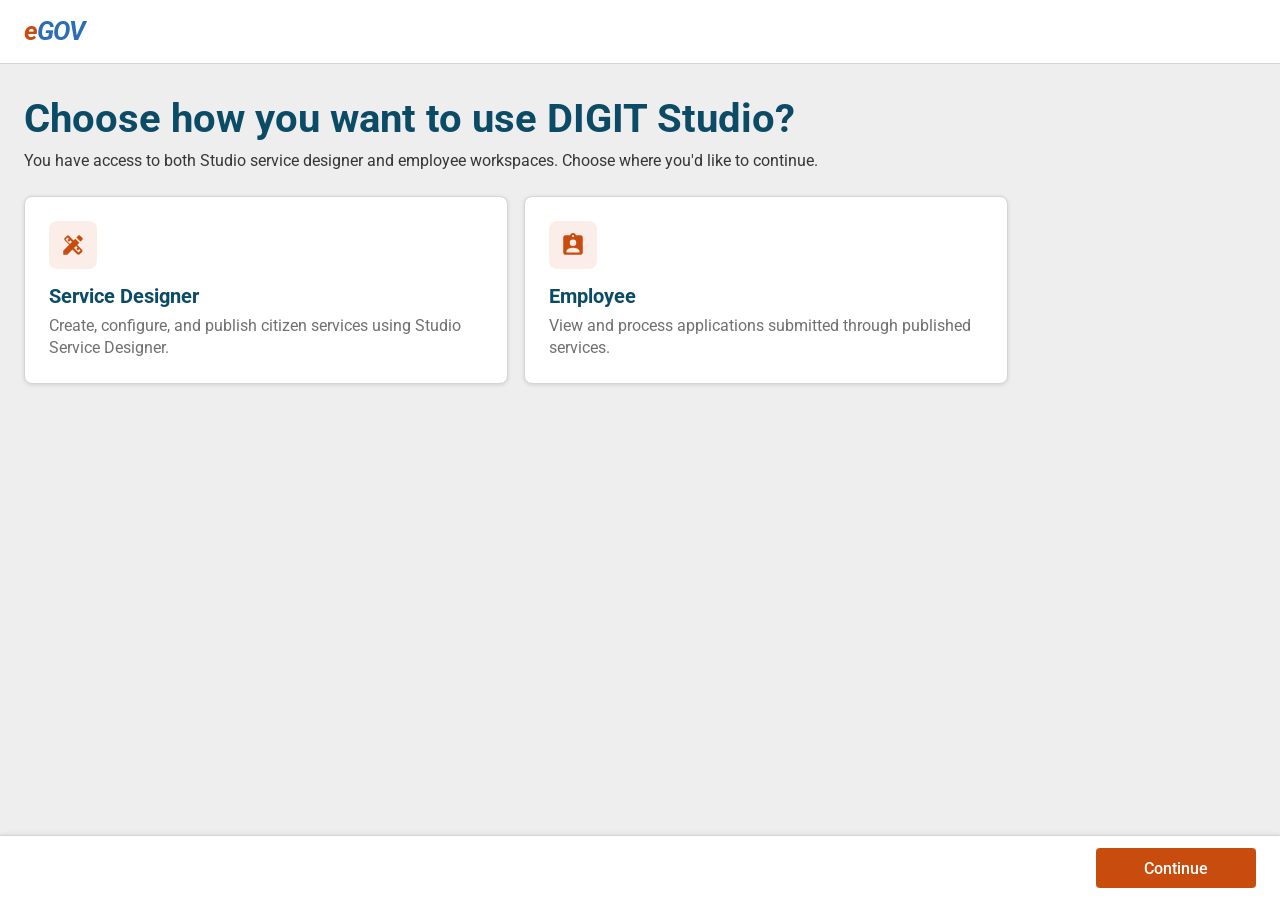
<file: role-select.html>
<!doctype html>
<html lang="en">
<head>
<meta charset="utf-8" />
<meta name="viewport" content="width=device-width, initial-scale=1" />
<title>Choose Workspace</title>
<link rel="preconnect" href="https://fonts.googleapis.com" />
<link href="https://fonts.googleapis.com/css2?family=Roboto:wght@400;500;700&display=swap" rel="stylesheet" />
<style>
  :root {
    --primary: #C84C0E;
    --primary-dark: #A33E0B;
    --primary-tint: #FBEEE8;
    --heading: #0B4B66;
    --text: #363636;
    --text-muted: #505A5F;
    --border: #D6D5D4;
    --page-bg: #EEEEEE;
    --surface: #FFFFFF;
    --info: #0057BD;
    --info-bg: #DEEFFF;
    --error: #B91900;
  }
  * { box-sizing: border-box; }
  html, body { height: 100%; }
  body { margin: 0; display: flex; flex-direction: column; background: var(--page-bg); color: var(--text); font: 16px/1.37 Roboto, system-ui, sans-serif; }
  .skip { position: absolute; left: -9999px; top: 8px; padding: 8px 12px; background: var(--heading); color: #fff; border-radius: 4px; z-index: 10; }
  .skip:focus { left: 16px; }

  .header { flex: none; display: flex; align-items: center; height: 64px; padding: 0 24px; background: var(--surface); border-bottom: 1px solid var(--border); }
  .logo-egov { font-size: 26px; font-weight: 700; letter-spacing: -1px; color: var(--primary); font-style: italic; }
  .logo-egov span { color: #2C6DB5; }

  main { flex: 1; padding: 32px 24px 24px; }
  .box { padding: 0; }   /* white option cards sit straight on the grey page (user reference) */
  /* same type as the Studio screens: page title 40px (headingXl), description 16px #707070, card title 20px, card text 16px */
  h1 { margin: 0; font-size: 40px; line-height: 1.14; font-weight: 700; color: var(--heading); }
  .desc { margin: 8px 0 0; font-size: 16px; line-height: 1.37; color: #363636; }

  /* Role options: radio cards */
  fieldset { margin: 24px 0 0; padding: 0; border: 0; min-width: 0; }
  legend { padding: 0; position: absolute; width: 1px; height: 1px; overflow: hidden; clip: rect(0 0 0 0); }
  /* fixed-width cards as in the user's reference (not stretched); the info alert matches their total width */
  .options { display: grid; grid-template-columns: repeat(2, minmax(0, 484px)); gap: 16px; }
  .opt { position: relative; display: flex; flex-direction: column; padding: 24px; background: var(--surface); border: 1px solid var(--border); border-radius: 8px;
         box-shadow: 0 1px 4px rgba(0,0,0,.12); cursor: pointer; }
  .opt:hover { border-color: var(--primary); }
  .opt input { position: absolute; opacity: 0; width: 1px; height: 1px; }
  .opt:has(input:checked) { border-color: var(--primary); box-shadow: inset 0 0 0 1px var(--primary), 0 1px 4px rgba(0,0,0,.12); }
  .opt:has(input:focus-visible) { outline: 3px solid var(--heading); outline-offset: 2px; }
  .opt-ico { display: grid; place-items: center; width: 48px; height: 48px; border-radius: 8px; background: var(--primary-tint); color: var(--primary); }
  .opt-tick { position: absolute; top: 16px; right: 16px; display: none; width: 24px; height: 24px; border-radius: 50%; background: var(--primary); color: #fff; place-items: center; }
  .opt:has(input:checked) .opt-tick { display: grid; }
  .opt-title { display: block; margin-top: 16px; font-size: 20px; line-height: 1.14; font-weight: 700; color: var(--heading); }
  .opt-text { display: block; margin-top: 8px; font-size: 16px; line-height: 1.37; color: #707070; }
  .err { margin: 8px 0 0; font-size: 14px; color: var(--error); }
  .err[hidden] { display: none; }

  /* DIGIT Alert Card (Info) */
  .alert { margin-top: 16px; padding: 12px 16px; background: var(--info-bg); border: 1px solid var(--info); border-left-width: 6px; border-radius: 0; }
  .alert[hidden] { display: none; }
  .alert-title { display: flex; align-items: center; gap: 8px; margin: 0; font-size: 16px; font-weight: 700; color: var(--info); }
  .alert-title svg { flex: none; }
  .alert p:not(.alert-title) { margin: 8px 0 0; font-size: 16px; color: var(--text-muted); }

  /* Footer action bar */
  .footer { flex: none; position: sticky; bottom: 0; display: flex; justify-content: flex-end; padding: 12px 24px; background: var(--surface); border-top: 1px solid var(--border); box-shadow: 0 -1px 4px rgba(0,0,0,.08); }
  .btn-primary { display: inline-flex; align-items: center; justify-content: center; height: 40px; min-width: 160px; padding: 0 24px; border: 0; border-radius: 4px;
                 background: var(--primary); color: #fff; font: 500 16px Roboto, system-ui, sans-serif; cursor: pointer; }
  .btn-primary:hover { background: var(--primary-dark); }
  .btn-primary:focus-visible { outline: 3px solid var(--heading); outline-offset: 2px; }

  @media (max-width: 640px) {
    .header { padding: 0 16px; }
    main { padding: 24px 16px; }
    h1 { font-size: 32px; }
    .options { grid-template-columns: 1fr; }
    .footer { padding: 12px 16px; }
    .btn-primary { width: 100%; }
  }
</style>
</head>
<body>
<a class="skip" href="#main">Skip to main content</a>
<header class="header">
  <div class="logo-egov" aria-label="eGov">e<span>GOV</span></div>
</header>

<main id="main">
  <form class="box" id="role-form" novalidate>
    <h1 id="title">Choose how you want to use DIGIT Studio?</h1>
    <p class="desc" id="desc">You have access to both Studio service designer and employee workspaces. Choose where you'd like to continue.</p>

    <fieldset aria-describedby="desc role-err">
      <legend>Choose how you want to use DIGIT Studio</legend>
      <div class="options">
        <label class="opt">
          <input type="radio" name="role" value="designer" />
          <span class="opt-tick" aria-hidden="true"><svg width="14" height="14" viewBox="0 0 24 24" fill="none" stroke="currentColor" stroke-width="3" stroke-linecap="round" stroke-linejoin="round"><path d="M5 12.5l4.5 4.5L19 7.5"/></svg></span>
          <span class="opt-ico" aria-hidden="true"><svg width="26" height="26" viewBox="0 0 24 24" fill="currentColor"><path d="M16.24 11.51l1.57-1.57-3.75-3.75-1.57 1.57-4.14-4.13c-.58-.58-1.53-.58-2.11 0l-1.9 1.9c-.58.58-.58 1.53 0 2.11l4.13 4.13L3 17.25V21h3.75l4.76-4.76 4.13 4.13c.95.95 2.23.6 2.79 0l1.9-1.9c.58-.58.58-1.53 0-2.11l-4.09-4.12zm-7.06-.44L5.04 6.94l1.89-1.9L8.2 6.31 7.02 7.5l1.41 1.41 1.19-1.19 1.45 1.45-1.89 1.9zm7.88 7.89l-4.13-4.13 1.9-1.9 1.45 1.45-1.19 1.19 1.41 1.41 1.19-1.19 1.27 1.27-1.9 1.9zM20.71 7.04a.996.996 0 0 0 0-1.41l-2.34-2.34c-.47-.47-1.12-.29-1.41 0l-1.83 1.83 3.75 3.75 1.83-1.83z"/></svg></span>
          <span class="opt-title">Service Designer</span>
          <span class="opt-text">Create, configure, and publish citizen services using Studio Service Designer.</span>
        </label>
        <label class="opt">
          <input type="radio" name="role" value="employee" />
          <span class="opt-tick" aria-hidden="true"><svg width="14" height="14" viewBox="0 0 24 24" fill="none" stroke="currentColor" stroke-width="3" stroke-linecap="round" stroke-linejoin="round"><path d="M5 12.5l4.5 4.5L19 7.5"/></svg></span>
          <span class="opt-ico" aria-hidden="true"><svg width="26" height="26" viewBox="0 0 24 24" fill="currentColor"><path d="M19 3h-4.18A3 3 0 0 0 9.18 3H5a2 2 0 0 0-2 2v14a2 2 0 0 0 2 2h14a2 2 0 0 0 2-2V5a2 2 0 0 0-2-2zm-7-.25a1 1 0 1 1 0 2 1 1 0 0 1 0-2zM12 7a3 3 0 1 1 0 6 3 3 0 0 1 0-6zm6 12H6v-1.4c0-2 4-3.1 6-3.1s6 1.1 6 3.1z"/></svg></span>
          <span class="opt-title">Employee</span>
          <span class="opt-text">View and process applications submitted through published services.</span>
        </label>
      </div>
      <p class="err" id="role-err" hidden>Select how you want to use DIGIT Studio.</p>
    </fieldset>

    <div class="alert" id="switch-info" role="status" hidden>
      <p class="alert-title">
        <svg width="20" height="20" viewBox="0 0 24 24" aria-hidden="true"><circle cx="12" cy="12" r="10" fill="currentColor"/><path d="M12 10.5v6M12 7.2v.1" stroke="#fff" stroke-width="2.4" stroke-linecap="round"/></svg>
        Info
      </p>
      <p>To switch between Service Designer and Employee later, you will need to log out and log in again.</p>
    </div>
  </form>
</main>

<footer class="footer">
  <button type="submit" form="role-form" class="btn-primary">Continue</button>
</footer>

<script>
  (function () {
    var form = document.getElementById('role-form');
    var info = document.getElementById('switch-info');
    var err = document.getElementById('role-err');
    form.addEventListener('change', function () { info.hidden = false; err.hidden = true; });
    form.addEventListener('submit', function (e) {
      e.preventDefault();
      var pick = form.querySelector('input[name="role"]:checked');
      if (!pick) { err.hidden = false; form.querySelector('input[name="role"]').focus(); return; }
      if (pick.value === 'designer') location.href = 'studio.html#/';
      /* Employee: no Employee workspace screen in this prototype yet */
    });
  })();
</script>
<script src="brand.js?v=1795600001"></script>
</body>
</html>
</file>
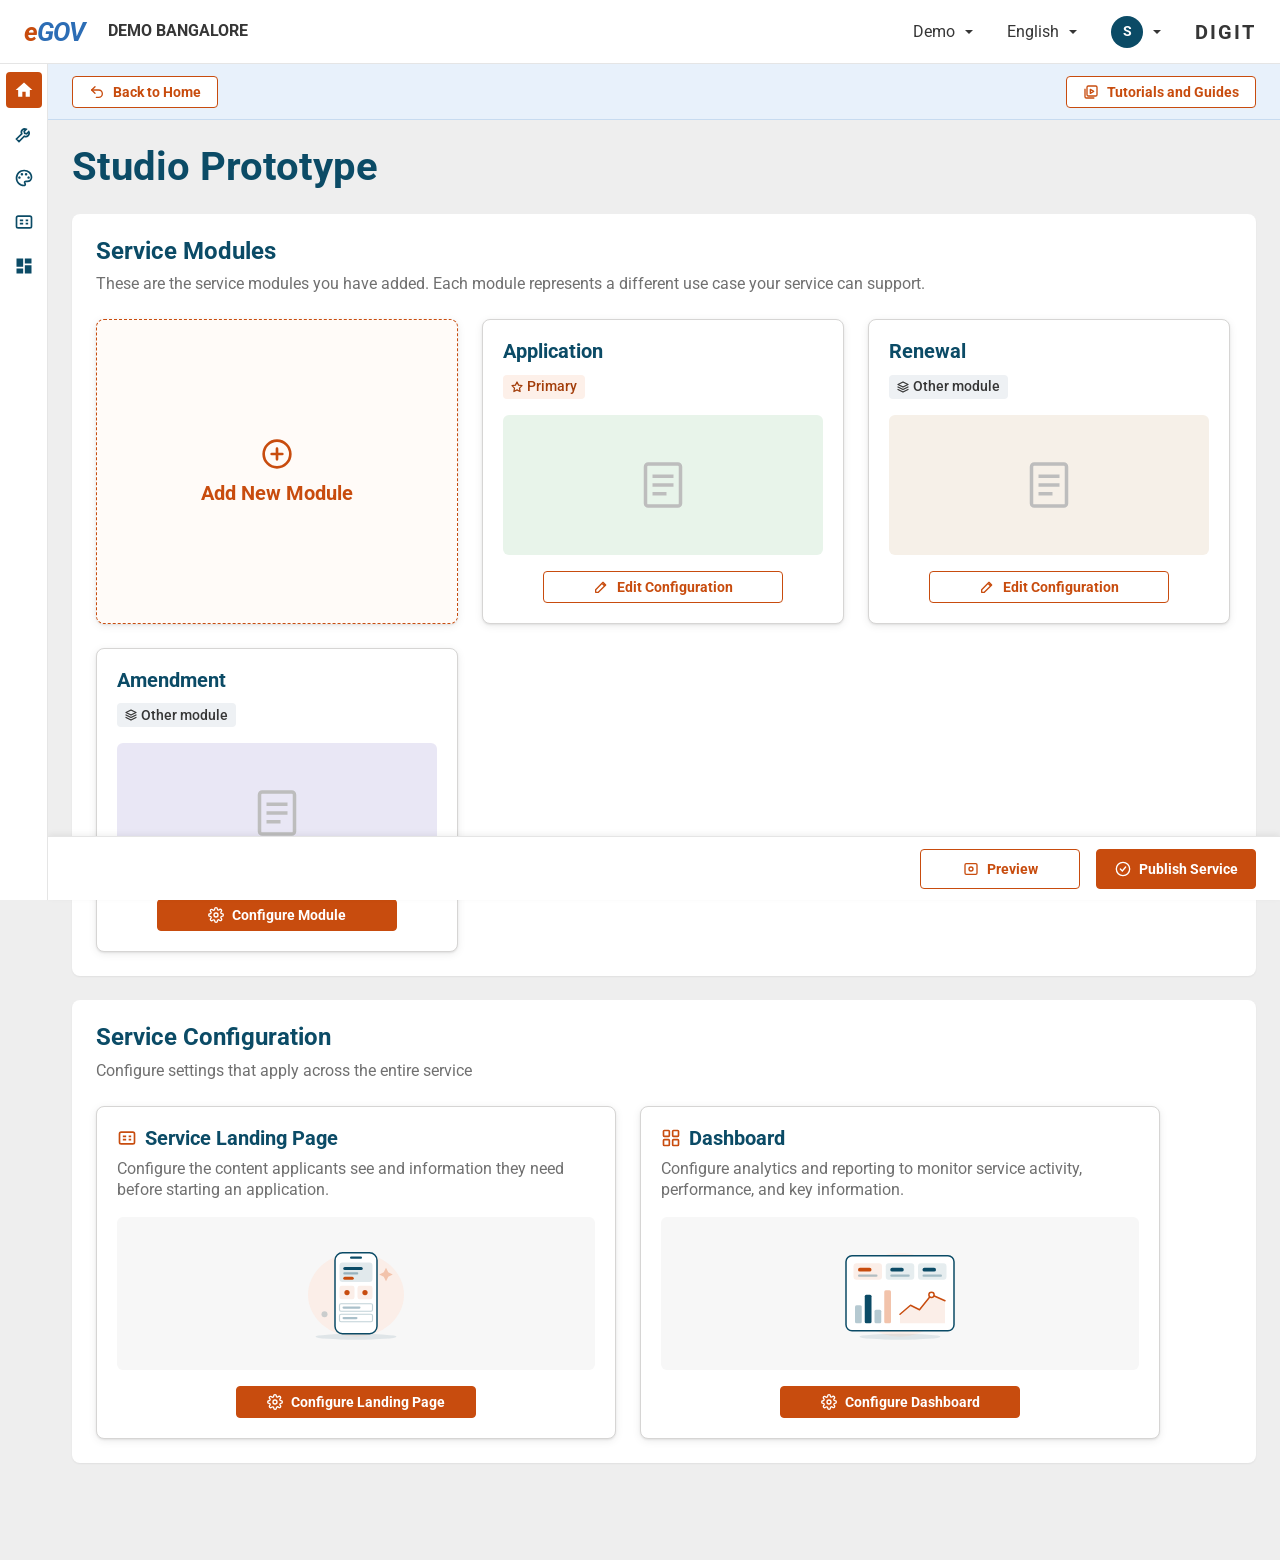
<file: studio.html>
<!doctype html>
<html lang="en">
<head>
<meta charset="utf-8" />
<meta name="viewport" content="width=device-width, initial-scale=1" />
<title>Studio UI Corrections</title>
<link rel="preconnect" href="https://fonts.googleapis.com" />
<link href="https://fonts.googleapis.com/css2?family=Roboto:wght@400;500;700&display=swap" rel="stylesheet" />
<style>
  :root {
    --primary: #C84C0E;
    --primary-tint: #FBEEE8;
    --heading: #0B4B66;
    --text: #363636;
    --text-muted: #707070;
    --border: #D6D5D4;
    --divider: #E5E5E5;
    --page-bg: #EEEEEE;
    --surface: #FFFFFF;
    --panel: #F7F7F7;
    --subbar: #E8F1FB;   /* same light blue as the process flow header */
    --radius-card: 8px;
    --radius-btn: 4px;

    /* DIGIT type scale — mobile first (<600px) */
    --headingXl: 32px; --headingL: 24px; --headingM: 20px; --headingS: 16px; --headingXS: 12px;
    --bodyL: 16px; --bodyS: 14px; --bodyXS: 12px;
    --captionL: 24px; --captionM: 20px; --captionS: 16px;
    --linkL: 20px; --linkM: 16px; --linkS: 14px;
    --buttonL: 20px; --buttonM: 16px; --buttonS: 14px;
    --lh-heading: 1.14;   /* heading + caption */
    --lh-body: 1.37;      /* body + link */
  }
  @media (min-width: 600px) {   /* tablet */
    :root { --headingXl: 36px; --headingL: 28px; --headingM: 22px; --headingXS: 14px;
            --bodyL: 20px; --bodyS: 16px; --bodyXS: 14px;
            --captionL: 28px; --captionM: 24px; --captionS: 20px; }
  }
  @media (min-width: 1024px) {  /* desktop */
    :root { --headingXl: 40px; --headingL: 32px; --headingM: 24px; }
  }
  * { box-sizing: border-box; margin: 0; padding: 0; }
  body { font-family: Roboto, system-ui, sans-serif; color: var(--text); background: var(--page-bg); }
  button { font-family: inherit; cursor: pointer; }
  svg { flex-shrink: 0; }

  /* ---------- Header ---------- */
  .header {
    position: sticky; top: 0; z-index: 20;
    height: 64px; background: var(--surface);
    display: flex; align-items: center; justify-content: space-between;
    padding: 0 24px; border-bottom: 1px solid var(--divider);
  }
  .header-left { display: flex; align-items: center; gap: 24px; }
  .logo-egov { font-size: 26px; font-weight: 700; letter-spacing: -1px; color: var(--primary); font-style: italic; }
  .logo-egov span { color: #2C6DB5; }
  .city { font-size: var(--headingS); line-height: var(--lh-heading); font-weight: 700; color: var(--text); text-transform: uppercase; }
  .header-right { display: flex; align-items: center; gap: 32px; }
  .dd { display: flex; align-items: center; gap: 8px; font-size: var(--bodyS); line-height: var(--lh-body); color: var(--text); background: none; border: 0; }
  .avatar { width: 32px; height: 32px; border-radius: 50%; background: var(--heading); color: #fff;
            display: grid; place-items: center; font-weight: 700; font-size: 14px; }
  .logo-digit { font-weight: 700; font-size: 20px; letter-spacing: 2px; color: var(--text); }

  /* ---------- Shell ---------- */
  .shell { display: flex; min-height: calc(100vh - 64px); }
  /* Thin left nav, fixed under the header (doesn't scroll with the page) */
  .sidebar { width: 48px; flex: none; position: sticky; top: 64px; align-self: flex-start; height: calc(100vh - 64px);
             overflow-y: auto; background: var(--surface); border-right: 1px solid var(--divider); z-index: 15;
             display: flex; flex-direction: column; align-items: center; padding-top: 8px; gap: 8px; }
  .side-btn { width: 36px; height: 36px; border: 0; border-radius: var(--radius-btn); background: none; color: var(--heading);
              display: grid; place-items: center; }
  .side-btn:hover { background: var(--panel); }
  .side-btn.active { background: var(--primary); color: #fff; }
  .main { flex: 1; min-width: 0; display: flex; flex-direction: column; }

  .subbar { height: 56px; background: var(--subbar); border-bottom: 1px solid #C7DBF0; display: flex; align-items: center; justify-content: space-between; padding: 0 24px; }
  /* blue header and breadcrumbs stay in place while the page scrolls (under the 64px white header) */
  .subbar { position: sticky; top: 64px; z-index: 14; }
  .form-view > .subbar { top: 0; }   /* builder / designer screens scroll inside themselves: the bar sits at their top, as before */
  .digit-crumbs { position: sticky; top: 120px; z-index: 13; background: var(--page-bg); }

  /* ---------- Buttons (h = 32) ---------- */
  .btn {
    height: 32px; padding: 0 16px; border-radius: var(--radius-btn);
    display: inline-flex; align-items: center; justify-content: center; gap: 8px;
    font-size: var(--buttonS); font-weight: 700; line-height: 1; white-space: nowrap;
  }
  .btn-secondary { background: var(--surface); color: var(--primary); border: 1px solid var(--primary); }
  .btn-secondary:hover { background: var(--primary-tint); color: #A33E0B; border-color: #A33E0B; }   /* #C84C0E on the tint is 4.11:1 */
  .btn-primary { background: var(--primary); color: #fff; border: 1px solid var(--primary); }
  .btn-primary:hover { background: #A63E0B; }
  .btn:focus-visible, .side-btn:focus-visible, .add-card:focus-visible { outline: 2px solid var(--heading); outline-offset: 2px; }

  /* ---------- Content ---------- */
  .content { flex: 1; padding: 24px 24px 96px; display: flex; flex-direction: column; gap: 24px; }
  .page-title { font-size: var(--headingXl); line-height: var(--lh-heading); font-weight: 700; color: var(--heading); }

  .section { background: var(--surface); border-radius: var(--radius-card); padding: 24px;
             box-shadow: 0 1px 2px rgba(0,0,0,.06); }
  .section-head { margin-bottom: 24px; }
  .section-title { font-size: var(--headingM); line-height: var(--lh-heading); font-weight: 700; color: var(--heading); }
  .section-desc { margin-top: 8px; font-size: var(--bodyS); line-height: var(--lh-body); color: var(--text-muted); }

  /* Card sizes from the Studio screenshots: module 362 × 296, configuration 520 × 333.
     Width caps at 100% (reflow, WCAG 1.4.10); height is a minimum so zoom/text spacing never clips (1.4.4, 1.4.12). */
  .grid { display: flex; flex-wrap: wrap; gap: 24px; align-items: stretch; }
  .grid-modules > * { width: 362px; max-width: 100%; min-height: 296px; }
  .grid-config > * { width: 520px; max-width: 100%; min-height: 333px; }

  /* ---------- Card ---------- */
  .card { border: 1px solid var(--border); border-radius: var(--radius-card); background: var(--surface);
          padding: 20px; display: flex; flex-direction: column; gap: 16px;
          box-shadow: 0 1px 2px rgba(0,0,0,.08), 0 2px 8px rgba(0,0,0,.08); }
  .card-head { display: flex; flex-direction: column; gap: 4px; }
  .card-title-row { display: flex; align-items: center; gap: 8px; }
  .card-icon { color: var(--primary); display: grid; place-items: center; }
  .card-title { font-size: var(--captionS); line-height: var(--lh-heading); font-weight: 700; color: var(--heading); }
  .card-desc { margin-top: 4px; font-size: var(--bodyS); line-height: var(--lh-body); color: var(--text-muted); }
  /* Tag sits under the title; #9A3A0A on #FDF0E9 = 6.5:1 */
  .tags { display: flex; flex-wrap: wrap; gap: 8px; margin-top: 8px; }
  .tag { min-height: 24px; padding: 2px 8px; border-radius: 4px; background: #FDF0E9;
         font-size: var(--bodyXS); line-height: var(--lh-body); font-weight: 500; color: #A33E0B;
         display: inline-flex; align-items: center; gap: 4px; }
  .card-visual { flex: 1; min-height: 140px; border-radius: 6px; background: var(--panel); display: grid; place-items: center; }
  .card-visual.green { background: #E8F4EA; }
  .card-visual.green svg { color: #BDBDBD; }
  /* Module panel colour order: green → peach → lavender, then repeat */
  .card-visual.peach { background: #F6F0E8; }   /* not #F6EFE8: that sits in the orange range the theme recolours */
  .card-visual.lavender { background: #E9E7F5; }
  .card-visual.peach svg, .card-visual.lavender svg { color: #BDBDBD; }
  /* Neutral tag for non-primary modules: #505A5F on #EEF1F4 = 6.4:1 */
  .tag.tag-neutral { background: #EEF1F4; color: #363636; }   /* #767676 is 4.0:1 on this tint */
  .card-foot { margin-top: auto; display: flex; justify-content: center; }
  .card-foot .btn { min-width: 240px; max-width: 100%; }

  /* Add card — same footprint as a module card */
  .add-card { border: 1px dashed var(--primary); border-radius: var(--radius-card); background: #FFFBF8;
              display: flex; flex-direction: column; align-items: center; justify-content: center; gap: 12px;
              color: var(--primary); font-size: var(--buttonL); line-height: var(--lh-heading); font-weight: 700; font-family: inherit;   /* DIGIT orange #C84C0E (icon + text) */
              box-shadow: 0 1px 2px rgba(0,0,0,.08), 0 2px 8px rgba(0,0,0,.08); }
  .skip { position: absolute; left: 8px; top: -48px; background: var(--heading); color: #fff; padding: 8px 12px;
          border-radius: var(--radius-btn); z-index: 50; font-size: var(--linkS); line-height: var(--lh-body); text-decoration: underline; }
  .skip:focus { top: 8px; }
  .dd:focus-visible { outline: 2px solid var(--heading); outline-offset: 2px; }
  .dd { min-height: 32px; }
  .add-card:hover { background: var(--primary-tint); }

  /* ---------- Action bar ---------- */
  .actionbar { position: fixed; left: 48px; right: 0; bottom: 0; height: 64px; background: var(--surface);
               border-top: 1px solid var(--divider); box-shadow: 0 -2px 6px rgba(0,0,0,.06);
               display: flex; align-items: center; justify-content: flex-end; gap: 16px; padding: 0 24px; z-index: 10; }
  .actionbar .btn { min-width: 160px; height: 40px; }   /* Preview / Publish Service: 40px on the service and module dashboards */

  /* ---------- Add module popup ---------- */
  /* Follows the workflow designer's centred popup (delete confirm / add choice):
     12px radius, large shadow, close pinned top-right, centred title + description,
     two equal-width DIGIT "L" buttons (40px / 20px medium). */
  :root { --focus-ring: 0 0 0 3px #fff, 0 0 0 5px var(--primary); }
  .modal { position: fixed; inset: 0; margin: auto; border: 0; border-radius: 12px; padding: 0;
           width: min(550px, calc(100vw - 32px)); max-height: calc(100vh - 48px);
           box-shadow: 0 12px 40px rgba(0,0,0,.18); color: var(--text); background: var(--surface); }
  .modal::backdrop { background: rgba(20,20,20,.45); }
  .modal-body { position: relative; padding: 24px; display: flex; flex-direction: column; gap: 24px; }
  .modal-head { text-align: left; padding-right: 32px; }
  .modal-title { font-size: 32px; line-height: var(--lh-heading); font-weight: 700; color: var(--heading); overflow-wrap: anywhere; }
  .modal-desc { margin-top: 8px; font-size: var(--bodyS); line-height: var(--lh-body); color: var(--text-muted); }
  .modal-close { position: absolute; top: 8px; right: 8px; }
  /* close (×) buttons: no hover fill anywhere (process flow rule); the focus ring stays */
  button[aria-label^="Close"]:hover { background: transparent !important; }
  /* Sticky popup header: title + description stay put while the body scrolls; close belongs to the dialog */
  .modal[open]:has(> form > .modal-body) { display: flex; flex-direction: column; }
  .modal > form:has(> .modal-body) { display: flex; flex-direction: column; flex: 1; min-height: 0; }
  .modal-body { position: static; overflow-y: auto; min-height: 0; }
  .modal-body > .modal-head { position: sticky; top: -24px; z-index: 2; margin: -24px -24px -8px; padding: 24px 56px 8px 24px; background: var(--surface); }
  .modal-body > .modal-close { z-index: 3; background: var(--surface); }
  .icon-btn { width: 32px; height: 32px; border: 0; border-radius: var(--radius-btn); background: none; color: var(--text);
              display: grid; place-items: center; }
  .icon-btn:hover { background: var(--primary-tint); }
  .icon-btn:focus-visible { outline: none; box-shadow: var(--focus-ring); }

  /* DIGIT TextInput: label → 4px → field → 4px → error */
  .field { display: flex; flex-direction: column; gap: 4px; text-align: left; }
  .label { font-size: 16px; line-height: var(--lh-body); font-weight: 400; color: #363636; }
  .label .req { color: #B91900; }
  /* placeholders everywhere: #6B6B6B (5.3:1), not the browser's light default */
  ::placeholder { color: #707070; opacity: 1; }
  .input { width: 100%; height: 40px; padding: 8px 10px; border: 1px solid #505A5F; border-radius: var(--radius-btn);
           font: inherit; font-size: var(--bodyS); color: var(--text); background: var(--surface); }
  .input:hover { border-color: var(--text); }
  .input:focus-visible { outline: none; border-color: var(--primary); box-shadow: var(--focus-ring); }
  .input[aria-invalid="true"] { border-color: #B91900; }
  .error { display: flex; align-items: center; gap: 4px; font-size: var(--bodyXS); line-height: var(--lh-body); font-weight: 500; color: #B91900; }
  .error[hidden] { display: none; }

  .modal-foot { display: grid; grid-template-columns: 1fr 1fr; gap: 12px; padding: 0 24px 24px; }
  .modal-foot .btn { height: 40px; font-size: var(--buttonM); font-weight: 700; }
  .modal-foot .btn:focus-visible { outline: none; box-shadow: var(--focus-ring); }
  /* ---------- Edit activation states popup ---------- */
  .modal-desc q { quotes: "\201C" "\201D"; }
  .check-list { margin: 0; padding: 4px 0; border: 1px solid var(--border); border-radius: var(--radius-btn);
                max-height: 264px; overflow-y: auto; background: var(--surface); }
  .check-list legend { position: absolute; width: 1px; height: 1px; overflow: hidden; clip: rect(0 0 0 0); }
  .check-row { display: flex; align-items: center; gap: 16px; min-height: 32px; padding: 0 12px; cursor: pointer;
               font-size: var(--bodyS); line-height: var(--lh-body); color: var(--text); }
  .check-row:hover { background: #FAFAFA; }
  /* DIGIT checkbox: 20px, #505A5F border (7.4:1); checked = orange border + orange tick */
  .check-row input { appearance: none; -webkit-appearance: none; flex: none; width: 20px; height: 20px; margin: 0;
                     border: 2px solid #505A5F; border-radius: 3px; background: #fff center / 14px 14px no-repeat; cursor: pointer; }
  .check-row input:checked { border-color: var(--primary);
    background-image: url("data:image/svg+xml,%3Csvg xmlns='http://www.w3.org/2000/svg' viewBox='0 0 24 24' fill='none' stroke='%23C84C0E' stroke-width='3' stroke-linecap='round' stroke-linejoin='round'%3E%3Cpath d='M5 12.5l4.5 4.5L19 7.5'/%3E%3C/svg%3E"); }
  .check-row input:focus-visible { outline: none; box-shadow: var(--focus-ring); }
  @media (forced-colors: active) { .check-row input { appearance: auto; -webkit-appearance: auto; } }
  .modal-foot.end { display: flex; justify-content: flex-end; }
  #states-error { margin-top: -20px; }
  .modal-foot.end .btn { min-width: 132px; }

  /* ---------- Reusable "No results found" state ---------- */
  .empty-state { display: flex; flex-direction: column; align-items: center; text-align: center; gap: 16px;
                 padding: 40px 24px; background: var(--surface); border-radius: var(--radius-card); box-shadow: 0 1px 2px rgba(0,0,0,.06); }
  .empty-state[hidden] { display: none; }

  .es-art { display: block; }
  .toast { position: fixed; left: 50%; bottom: 24px; z-index: 1000; transform: translate(-50%, 16px); opacity: 0; pointer-events: none;
           display: flex; align-items: center; gap: 8px; max-width: calc(100vw - 32px); padding: 12px 20px; border-radius: 4px;
           background: #00703C; color: #fff; font-size: 16px; font-weight: 500; box-shadow: 0 4px 12px rgba(0,0,0,.2); transition: opacity .2s, transform .2s; }   /* white on #00703C = 6.4:1 */
  .toast.show { opacity: 1; transform: translate(-50%, 0); }
  .toast.is-info { background: #0057BD; }   /* white on #0057BD = 6.6:1 */
  .toast svg { flex: none; }
  @media (prefers-reduced-motion: reduce) { .toast { transition: none; } }
  .empty-state .es-art-new, .empty-state .es-cta { display: none; }
  .empty-state.is-new .es-art-new { display: block; }
  .empty-state.is-new .es-art-search { display: none; }
  .empty-state.is-new .es-cta { display: inline-flex; }
  .es-title { font-size: 24px; line-height: var(--lh-heading); font-weight: 700; color: var(--heading); }
  .es-text { max-width: 360px; font-size: 16px; line-height: var(--lh-body); color: #707070; }   /* wraps to two lines */
  .es-cta { height: 40px; padding: 0 20px; font-size: var(--buttonM); }   /* 40px CTA, same as the header Create New Role */

  .sr-only { position: absolute; width: 1px; height: 1px; overflow: hidden; clip: rect(0 0 0 0); white-space: nowrap; }

  /* ---------- Process flow inside the shell ---------- */
  .flow-view { flex: 1; display: flex; min-height: 0; }
  .flow-frame { flex: 1; width: 100%; height: calc(100vh - 64px); border: 0; display: block; background: var(--surface); }

  /* ---------- Module detail view ---------- */
  [hidden] { display: none !important; }
  .view { display: flex; flex-direction: column; gap: 24px; min-width: 0; }
  .page-title:focus { outline: none; }

  /* Module toggle — DIGIT Toggle: square, equal-width segments, grey border.
     Selected: white on #C84C0E = 4.6:1 bold. Unselected: #505A5F on white = 7.4:1. */
  .module-toggle { display: inline-flex; max-width: 100%; overflow-x: auto; background: var(--surface);
                   border: 1px solid var(--border); border-radius: var(--radius-btn); align-self: flex-start; }
  .module-tab:first-child { border-radius: 3px 0 0 3px; }
  .module-tab:last-child { border-radius: 0 3px 3px 0; }
  .module-tab:only-child { border-radius: 3px; }
  .module-tab { min-width: 115px; height: 38px; /* + 1px border top and bottom = 40px total */ padding: 0 16px; border: 0; background: var(--surface); white-space: nowrap;
                font-size: var(--bodyS); line-height: 1; font-weight: 400; color: var(--text-muted); }
  .module-tab + .module-tab { border-left: 1px solid var(--border); }
  .module-tab:hover { background: #FBEEE8; color: #A33E0B; }   /* orange tint hover; #A33E0B on #FBEEE8 = 5.7:1 (AA) */
  .module-tab[aria-selected="true"]:hover { background: var(--primary); color: #fff; }
  .module-tab[aria-selected="true"] { background: var(--primary); color: #fff; font-weight: 700; }
  .module-tab:focus-visible { outline: none; position: relative; z-index: 1; box-shadow: var(--focus-ring); }   /* the inset blue ring was under 3:1 on the orange selected tab */

  /* Activation state accordion (non-primary modules only).
     A labelled "View details / Hide details" button (aria-expanded) opens it,
     so nobody has to guess what an icon does. */
  .activation { background: #FAFAFA; border-radius: var(--radius-card); overflow: hidden;   /* reversed: grey box, white state boxes inside */
                box-shadow: 0 1px 2px rgba(0,0,0,.08), 0 2px 8px rgba(0,0,0,.08); }
  .acc-header { padding: 16px 20px; }   /* compact; 20px sides = the same left edge as the cards below (card padding 20px) */
  .acc-top { display: flex; align-items: center; gap: 8px; }
  .acc-title { flex: 1; min-width: 0; }
  /* Equal 8px rhythm: title → description → tags.
     The 32px button is pulled out of the row's height so it doesn't add space under the title. */
  .acc-desc { margin-top: 8px; }
  .acc-btn { margin: -6px 0; }
  .acc-btn svg { transition: transform .2s; }
  .acc-btn[aria-expanded="true"] svg { transform: rotate(180deg); }
  .acc-btn:focus-visible { outline: none; box-shadow: var(--focus-ring); }
  .activation:has(.acc-btn[aria-expanded="true"]) .acc-summary { display: none; }
  @media (prefers-reduced-motion: reduce) { .acc-btn svg { transition: none; } }
  .acc-icon { color: var(--primary); display: grid; place-items: center; }
  .acc-summary.tags { margin-top: 8px; }
  .acc-panel { border-top: 1px solid var(--divider); padding: 16px 20px 20px;
               display: grid; grid-template-columns: repeat(2, minmax(0, 1fr)); gap: 16px; }
  @media (max-width: 719px) { .acc-panel { grid-template-columns: 1fr; } }
  .title-with-tip { display: inline-flex; align-items: center; gap: 4px; }

  /* Tooltip (WCAG 1.4.13): opens on hover AND keyboard focus, stays while hovered,
     closes with Esc; button is 24px (2.5.8). Text white on #0B0C0C = 19:1. */
  .tip { position: relative; display: inline-flex; }
  .tip-btn { width: 24px; height: 24px; border: 0; border-radius: 50%; background: none; color: var(--text-muted);
             display: grid; place-items: center; }
  .tip-btn:hover { color: var(--heading); background: #E6EBF0; }
  .tip-btn:focus-visible { outline: none; box-shadow: var(--focus-ring); }
  /* Tooltip is position: fixed and placed by JS (placeTip) so it never overflows the screen or gets
     clipped by a scrolling panel. It flips below the icon when there's no room above. */
  .tip-bubble { position: fixed; left: var(--tip-x, -9999px); top: var(--tip-y, -9999px); z-index: 1000;
                width: max-content; max-width: min(260px, calc(100vw - 16px)); padding: 8px 12px; border-radius: var(--radius-btn);
                background: #0B0C0C; color: #fff; font-size: var(--bodyXS); line-height: var(--lh-body); font-weight: 400;
                text-align: left; white-space: normal; overflow-wrap: anywhere;
                box-shadow: 0 4px 12px rgba(0,0,0,.2); visibility: hidden; opacity: 0; transition: opacity .12s; }
  .tip-bubble::after { content: ""; position: absolute; top: 100%; left: var(--arrow-x, 50%); transform: translateX(-50%);
                       border: 6px solid transparent; border-top-color: #0B0C0C; }
  .tip-bubble.below::after { top: auto; bottom: 100%; border-top-color: transparent; border-bottom-color: #0B0C0C; }
  /* invisible bridge so the pointer can move onto the bubble without it closing */
  .tip-bubble::before { content: ""; position: absolute; left: 0; right: 0; top: 100%; height: 10px; }
  .tip-bubble.below::before { top: auto; bottom: 100%; }
  .tip:hover .tip-bubble, .tip:focus-within .tip-bubble, .tip.open .tip-bubble { visibility: visible; opacity: 1; }
  .tip.dismissed .tip-bubble { visibility: hidden; opacity: 0; }
  .state-box { background: var(--surface); border: 1px solid var(--border); border-radius: var(--radius-card); padding: 12px 16px 14px; }
  .state-box-head { display: flex; align-items: center; justify-content: space-between; gap: 16px; flex-wrap: wrap; }
  .state-box-title { font-size: var(--headingS); line-height: var(--lh-heading); font-weight: 700; color: var(--text); }
  .state-box .tags { margin-top: 8px; }
  .state-box .state-empty { margin-top: 4px; }
  .state-box .btn-link { margin: -4px -4px -4px 0; }   /* 32px target kept, but it no longer adds height to the title row */
  .state-empty { font-size: var(--bodyS); line-height: var(--lh-body); color: #363636; }   /* on grey: #767676 was 4.35:1 */
  /* Link-style action in primary orange, bold + underlined, on the #FAFAFA state box.
     #C84C0E on #FAFAFA is 4.47:1 (just under AA), so the link uses #C04A0D = 4.76:1 — visually the same orange. */
  .btn-link { height: 32px; padding: 0 4px; border: 0; background: none; border-radius: var(--radius-btn); color: #A33E0B;
              display: inline-flex; align-items: center; gap: 6px; font-size: var(--buttonS); font-weight: 700;
              text-decoration: underline; text-underline-offset: 3px; }
  .btn-link:hover { color: #A33E0B; text-decoration-thickness: 2px; }
  .btn-link:focus-visible { outline: none; box-shadow: var(--focus-ring); }
  /* Add / Edit activation state: PRIMARY orange #C84C0E (not #C04A0D). On the #FAFAFA box it is 4.47:1, so the link is
     20px bold = WCAG large text (needs 3:1) → passes. No colour change on hover, just a thicker underline. */
  /* Add / Edit activation state = secondary CTA (white, orange border + text), 32px, same as the other small Studio buttons */
  .btn-link, .btn-link:hover { color: var(--primary); }
  .btn-link { height: 32px; padding: 0 14px; font-size: var(--buttonS); font-weight: 700; text-decoration: none;
              background: #fff; border: 1px solid var(--primary); border-radius: var(--radius-btn); }
  .btn-link:hover { text-decoration: none; box-shadow: inset 0 0 0 1px var(--primary); }
  .state-box .btn-link { margin: -4px 0; }
  /* Count chips: blue #0057BD on #EAF2FC = 6.3:1; orange #9A3A0A on #FDF0E9 = 6.5:1 */
  .tag.tag-info { background: #EAF2FC; color: #0057BD; border: 1px solid #A9C6EC; font-weight: 700; border-radius: 6px; }
  .tag.tag-warn { background: #FFF6E5; color: #9E5F00; border: 1px solid #F3D9A6; font-weight: 700; border-radius: 6px; }   /* same amber as the SMS / Email tag; 4.9:1 */

  /* Module configuration cards: 3 across on desktop, 2 tablet, 1 mobile */
  .config-grid { display: grid; grid-template-columns: repeat(3, minmax(0, 1fr)); gap: 24px; }
  @media (max-width: 1199px) { .config-grid { grid-template-columns: repeat(2, minmax(0, 1fr)); } }
  @media (max-width: 719px)  { .config-grid { grid-template-columns: 1fr; } }
  .config-grid .card { min-height: 333px; }
  .config-grid .card-visual { background: var(--panel); }
  .config-grid .card-visual.bare { background: none; }
  a.btn { text-decoration: none; }
  .art-form { width: 100%; height: 100%; min-height: 130px; border-radius: 6px; background: linear-gradient(90deg, #EEF1F4, #E3EFF9);
              display: flex; align-items: flex-end; justify-content: center; overflow: hidden; }
  .art-form-card { width: 62%; padding: 16px 20px 12px; background: #F3F6F9; border: 2px solid #E7C9C9; border-bottom: 0; border-radius: 8px 8px 0 0; }
  .art-form-title { font-weight: 700; color: #5C6B7A; font-size: 16px; }
  .art-form-label { font-size: 12px; color: var(--text); margin: 8px 0 4px; }
  .art-form-input { height: 20px; background: #fff; border: 1px solid #9AA4AE; border-radius: 3px; }
  .art-roles { display: flex; gap: 20px; }
  .art-role { width: 120px; height: 128px; border: 1px solid var(--border); border-radius: 12px; background: #FAFAFA; padding: 10px;
              display: flex; flex-direction: column; align-items: center; gap: 16px; font-size: 14px; color: var(--heading); }
  .art-role-top { width: 100%; height: 52px; border-radius: 8px; display: grid; place-items: center; color: var(--heading); }

  /* Every dropdown in the prototype: DIGIT arrow placement — the 24px arrow_drop_down icon, 8px in from the right edge,
     text kept clear of it (40px right padding). Overrides the browser arrow and the older per-screen arrows. */
  select:not([multiple]):not([size]) { appearance: none; -webkit-appearance: none; padding-right: 40px !important;
    background-image: url("data:image/svg+xml,%3Csvg xmlns='http://www.w3.org/2000/svg' viewBox='0 0 24 24'%3E%3Cpath d='M7 10l5 5 5-5z' fill='%23505A5F'/%3E%3C/svg%3E") !important; background-repeat: no-repeat !important;
    background-position: right 8px center !important; background-size: 24px 24px !important; }
  select:not([multiple]):not([size]):disabled { background-image: url("data:image/svg+xml,%3Csvg xmlns='http://www.w3.org/2000/svg' viewBox='0 0 24 24'%3E%3Cpath d='M7 10l5 5 5-5z' fill='%23B1B4B6'/%3E%3C/svg%3E") !important; }
</style>
<link rel="stylesheet" href="form.css?v=1795090027" />
<link rel="stylesheet" href="roles.css?v=1795092489" />
<link rel="stylesheet" href="notifications.css?v=1794479800" />
<link rel="stylesheet" href="checklists.css?v=17944720800" />
<style>
  /* DIGIT Breadcrumbs: orange links, grey "/" separators, current page grey (#505A5F for contrast on the grey page) */
  .digit-crumbs { margin: -22px -24px 0; padding: 12px 24px; }   /* same place as before; the padding is the sticky band's background */   /* closer to the blue header, clear gap above the page title */
  .subbar > .btn:last-child { margin-left: auto; }   /* Tutorials and Guides stays right when there is no back button */   /* sits close above the page title */
  .digit-crumbs ol { display: flex; flex-wrap: wrap; align-items: center; margin: 0; padding: 0; list-style: none; font-size: 16px; line-height: 1.37; }
  .digit-crumbs li { display: flex; align-items: center; }
  .digit-crumbs li + li::before { content: "/"; margin: 0 10px; color: #707070; }
  .digit-crumbs a { display: inline-flex; align-items: center; min-height: 24px; padding: 2px 0; color: var(--primary); text-decoration: none; }   /* 24px+ click target, same look */
  .digit-crumbs a:hover { text-decoration: underline; text-underline-offset: 2px; }
  .digit-crumbs a:focus-visible { outline: 2px solid var(--heading); outline-offset: 2px; border-radius: 2px; }
  .digit-crumbs [aria-current] { color: #505A5F; }
  .digit-crumbs { display: flex; align-items: center; justify-content: space-between; gap: 8px 24px; flex-wrap: wrap; }
</style>
<link rel="stylesheet" href="payments.css?v=1795093095" />
<link rel="stylesheet" href="documents.css?v=1795091185" />
<link rel="stylesheet" href="landing.css?v=1794989059" />
<link rel="stylesheet" href="citizen-landing.css?v=1794989059" />
<link rel="stylesheet" href="users.css?v=1795006817" />
<link rel="stylesheet" href="preview.css?v=1" />
<link rel="stylesheet" href="dashboard.css?v=1795005711" />
<link rel="stylesheet" href="guides.css?v=1794987504" />
<link rel="stylesheet" href="viewmode.css?v=1795085782" />
<link rel="stylesheet" href="services.css?v=1795093838" />
<link rel="stylesheet" href="published.css?v=1795093151" />
</head>
<body>
<a class="skip" href="#content">Skip to main content</a>

<header class="header">
  <div class="header-left">
    <div class="logo-egov">e<span>GOV</span></div>
    <div class="city">Demo Bangalore</div>
  </div>
  <div class="header-right">
    <button class="dd" aria-haspopup="menu" aria-expanded="false">Demo <svg aria-hidden="true" focusable="false" width="12" height="12" viewBox="0 0 12 12"><path d="M2 4l4 4 4-4z" fill="currentColor"/></svg></button>
    <button class="dd" aria-haspopup="menu" aria-expanded="false">English <svg aria-hidden="true" focusable="false" width="12" height="12" viewBox="0 0 12 12"><path d="M2 4l4 4 4-4z" fill="currentColor"/></svg></button>
    <button class="dd" aria-label="Account menu" aria-haspopup="menu" aria-expanded="false"><span class="avatar">S</span><svg aria-hidden="true" focusable="false" width="12" height="12" viewBox="0 0 12 12"><path d="M2 4l4 4 4-4z" fill="currentColor"/></svg></button>
    <div class="logo-digit">DIGIT</div>
  </div>
</header>

<div class="shell">
  <nav class="sidebar" aria-label="Main">
    <button class="side-btn active" aria-label="Home" aria-current="page">
      <svg aria-hidden="true" focusable="false" width="20" height="20" viewBox="0 0 24 24" fill="currentColor"><path d="M10 20v-6h4v6h5v-8h3L12 3 2 12h3v8z"/></svg>
    </button>
    <button class="side-btn" aria-label="Tools">
      <svg aria-hidden="true" focusable="false" width="20" height="20" viewBox="0 0 24 24" fill="none" stroke="currentColor" stroke-width="2"><path d="M14.7 6.3a4 4 0 0 0-5.4 5.4L3 18l3 3 6.3-6.3a4 4 0 0 0 5.4-5.4l-2.5 2.5-2.4-.6-.6-2.4z"/></svg>
    </button>
    <button class="side-btn" aria-label="Theme">
      <svg aria-hidden="true" focusable="false" width="20" height="20" viewBox="0 -960 960 960" fill="currentColor"><path d="M480-80q-82 0-155-31.5t-127.5-86Q143-252 111.5-325T80-480q0-83 32.5-156t88-127Q256-817 330-848.5T488-880q80 0 151 27.5t124.5 76q53.5 48.5 85 115T880-518q0 115-70 176.5T640-280h-74q-9 0-12.5 5t-3.5 11q0 12 15 34.5t15 51.5q0 50-27.5 74T480-80Zm0-400Zm-177 23q17-17 17-43t-17-43q-17-17-43-17t-43 17q-17 17-17 43t17 43q17 17 43 17t43-17Zm120-160q17-17 17-43t-17-43q-17-17-43-17t-43 17q-17 17-17 43t17 43q17 17 43 17t43-17Zm200 0q17-17 17-43t-17-43q-17-17-43-17t-43 17q-17 17-17 43t17 43q17 17 43 17t43-17Zm120 160q17-17 17-43t-17-43q-17-17-43-17t-43 17q-17 17-17 43t17 43q17 17 43 17t43-17ZM480-160q9 0 14.5-5t5.5-13q0-14-15-33t-15-57q0-42 29-67t71-25h70q66 0 113-38.5T800-518q0-121-92.5-201.5T488-800q-136 0-232 93t-96 227q0 133 93.5 226.5T480-160Z"/></svg>
    </button>
    <button class="side-btn" aria-label="Landing page">
      <svg aria-hidden="true" focusable="false" width="20" height="20" viewBox="0 0 24 24" fill="none" stroke="currentColor" stroke-width="2"><rect x="3" y="5" width="18" height="14" rx="2"/><path d="M7 10h4M7 14h4M14 10h3M14 14h3"/></svg>
    </button>
    <button class="side-btn" aria-label="Dashboard">
      <svg aria-hidden="true" focusable="false" width="20" height="20" viewBox="0 0 24 24" fill="currentColor"><path d="M3 3h8v10H3zM13 3h8v6h-8zM13 11h8v10h-8zM3 15h8v6H3z"/></svg>
    </button>
  </nav>

  <div class="main">
    <div class="subbar" id="subbar">
      <button class="btn btn-secondary" id="back-btn">
        <svg aria-hidden="true" focusable="false" width="16" height="16" viewBox="0 0 24 24" fill="none" stroke="currentColor" stroke-width="2" stroke-linecap="round" stroke-linejoin="round"><path d="M9 14 4 9l5-5"/><path d="M4 9h10.5a5.5 5.5 0 0 1 0 11H11"/></svg>
        <span id="back-label">Back to Home</span>
      </button>
      <button class="btn btn-secondary">
        <svg aria-hidden="true" focusable="false" width="16" height="16" viewBox="0 0 24 24" fill="none" stroke="currentColor" stroke-width="2" stroke-linejoin="round"><rect x="6" y="3" width="15" height="15" rx="2"/><path d="M3 7v12a2 2 0 0 0 2 2h12"/><path d="m11 8 5 3-5 3z"/></svg>
        Tutorials and Guides
      </button>
    </div>

    <main class="content" id="content" tabindex="-1">
     <div class="view" id="view-service">
      <h1 class="page-title" tabindex="-1">Studio Prototype</h1>

      <!-- Service modules -->
      <section class="section" aria-labelledby="modules-title">
        <div class="section-head">
          <h2 class="section-title" id="modules-title">Service Modules</h2>
          <p class="section-desc">These are the service modules you have added. Each module represents a different use case your service can support.</p>
        </div>
        <div class="grid grid-modules" id="module-grid">
          <button class="add-card" type="button" id="add-module-btn" aria-haspopup="dialog">
            <svg aria-hidden="true" width="32" height="32" viewBox="0 0 24 24" fill="none" stroke="currentColor" stroke-width="2" stroke-linecap="round"><circle cx="12" cy="12" r="10"/><path d="M12 8v8M8 12h8"/></svg>
            Add New Module
          </button>

        </div>
      </section>

      <!-- Service Configuration -->
      <section class="section" aria-labelledby="config-title">
        <div class="section-head">
          <h2 class="section-title" id="config-title">Service Configuration</h2>
          <p class="section-desc">Configure settings that apply across the entire service</p>
        </div>
        <div class="grid grid-config">
          <article class="card">
            <div class="card-head">
              <div class="card-title-row">
                <span class="card-icon"><svg aria-hidden="true" focusable="false" width="20" height="20" viewBox="0 0 24 24" fill="none" stroke="currentColor" stroke-width="2"><rect x="3" y="5" width="18" height="14" rx="2"/><path d="M7 10h4M7 14h4M14 10h3M14 14h3"/></svg></span>
                <h3 class="card-title">Service Landing Page</h3>
              </div>
              <p class="card-desc">Configure the content applicants see and information they need before starting an application.</p>
            </div>
            <div class="card-visual" aria-hidden="true">
              <svg aria-hidden="true" focusable="false" width="150" height="98" viewBox="0 0 200 130" fill="none"><ellipse cx="100" cy="66" rx="64" ry="56" fill="#FBEEE8"/><ellipse cx="100" cy="122" rx="54" ry="4" fill="rgba(11, 75, 102, 0.1)"/><rect x="72" y="10" width="56" height="108" rx="10" fill="#fff" stroke="#0B4B66" stroke-width="2" stroke-linecap="round" stroke-linejoin="round"/><rect x="92" y="15" width="16" height="3" rx="1.5" fill="#0B4B66"/><rect x="78" y="23" width="44" height="26" rx="4" fill="rgba(11, 75, 102, 0.12)"/><rect x="83" y="29" width="26" height="4" rx="2" fill="#0B4B66"/><rect x="83" y="36" width="20" height="3" rx="1.5" fill="rgba(11, 75, 102, 0.35)"/><rect x="83" y="42" width="14" height="4" rx="2" fill="#C84C0E"/><rect x="78" y="54" width="20" height="18" rx="3" fill="#FBEEE8"/><rect x="102" y="54" width="20" height="18" rx="3" fill="#FBEEE8"/><circle cx="88" cy="63" r="3.5" fill="#C84C0E"/><circle cx="112" cy="63" r="3.5" fill="#C84C0E"/><rect x="78" y="78" width="44" height="10" rx="2" fill="#fff" stroke="rgba(11, 75, 102, 0.25)" stroke-width="1.5"/><rect x="78" y="92" width="44" height="10" rx="2" fill="#fff" stroke="rgba(11, 75, 102, 0.25)" stroke-width="1.5"/><rect x="82" y="81.5" width="24" height="3" rx="1.5" fill="rgba(11, 75, 102, 0.35)"/><rect x="82" y="95.5" width="20" height="3" rx="1.5" fill="rgba(11, 75, 102, 0.35)"/><path d="M140 30l3 6 6 3-6 3-3 6-3-6-6-3 6-3z" fill="#F2C3AB"/><circle cx="58" cy="92" r="4" fill="rgba(11, 75, 102, 0.2)"/></svg>
            </div>
            <div class="card-foot">
              <a class="btn btn-primary" id="cta-landing" href="#/landing">Configure Landing Page</a>
            </div>
          </article>

          <article class="card">
            <div class="card-head">
              <div class="card-title-row">
                <span class="card-icon"><svg aria-hidden="true" focusable="false" width="20" height="20" viewBox="0 0 24 24" fill="none" stroke="currentColor" stroke-width="2"><rect x="3" y="3" width="7" height="7" rx="1"/><rect x="14" y="3" width="7" height="7" rx="1"/><rect x="3" y="14" width="7" height="7" rx="1"/><rect x="14" y="14" width="7" height="7" rx="1"/></svg></span>
                <h3 class="card-title">Dashboard</h3>
              </div>
              <p class="card-desc">Configure analytics and reporting to monitor service activity, performance, and key information.</p>
            </div>
            <div class="card-visual" aria-hidden="true">
              <svg aria-hidden="true" focusable="false" width="150" height="98" viewBox="0 0 200 130" fill="none"><ellipse cx="100" cy="66" rx="64" ry="56" fill="#FBEEE8"/><ellipse cx="100" cy="122" rx="54" ry="4" fill="rgba(11, 75, 102, 0.1)"/><rect x="28" y="14" width="144" height="100" rx="8" fill="#fff" stroke="#0B4B66" stroke-width="2" stroke-linecap="round" stroke-linejoin="round"/><rect x="38" y="24" width="38" height="22" rx="4" fill="#FBEEE8"/><rect x="44" y="30" width="18" height="5" rx="2.5" fill="#C84C0E"/><rect x="44" y="39" width="26" height="3" rx="1.5" fill="rgba(11, 75, 102, 0.3)"/><rect x="81" y="24" width="38" height="22" rx="4" fill="rgba(11, 75, 102, 0.1)"/><rect x="87" y="30" width="18" height="5" rx="2.5" fill="#0B4B66"/><rect x="87" y="39" width="26" height="3" rx="1.5" fill="rgba(11, 75, 102, 0.3)"/><rect x="124" y="24" width="38" height="22" rx="4" fill="rgba(11, 75, 102, 0.1)"/><rect x="130" y="30" width="18" height="5" rx="2.5" fill="#0B4B66"/><rect x="130" y="39" width="26" height="3" rx="1.5" fill="rgba(11, 75, 102, 0.3)"/><rect x="40" y="80" width="9" height="24" rx="2" fill="rgba(11, 75, 102, 0.3)"/><rect x="53" y="66" width="9" height="38" rx="2" fill="#0B4B66"/><rect x="66" y="86" width="9" height="18" rx="2" fill="rgba(11, 75, 102, 0.3)"/><rect x="79" y="60" width="9" height="44" rx="2" fill="#F2C3AB"/><path d="M100 104V92l14-12 12 6 16-20 18 8v30z" fill="#FBEEE8"/><path d="M100 92l14-12 12 6 16-20 18 8" stroke="#C84C0E" stroke-width="2" stroke-linecap="round" stroke-linejoin="round"/><circle cx="142" cy="66" r="3.5" fill="#fff" stroke="#C84C0E" stroke-width="2"/></svg>
            </div>
            <div class="card-foot">
              <a class="btn btn-primary" id="cta-dashboard" href="#/dashboard">Configure Dashboard</a>
            </div>
          </article>
        </div>
      </section>
     </div>

     <!-- Published Service, filled by published.js -->
     <div class="view" id="view-published" hidden></div>

     <!-- Module detail -->
     <div class="view" id="view-module" hidden>
      <h1 class="page-title" tabindex="-1">Studio Prototype</h1>
      <div class="module-toggle" role="tablist" aria-label="Modules" id="module-toggle"></div>

      <div role="tabpanel" id="module-panel" class="view" tabindex="-1">
        <section class="activation" id="activation">
          <div class="acc-header">
            <div class="acc-top">
              <span class="acc-icon"><svg aria-hidden="true" focusable="false" width="20" height="20" viewBox="0 0 24 24" fill="none" stroke="currentColor" stroke-width="2" stroke-linecap="round" stroke-linejoin="round"><circle cx="12" cy="12" r="10"/><path d="M13 6l-5 7h4l-1 5 5-7h-4z"/></svg></span>
              <h2 class="card-title acc-title" id="activation-title">Activation state</h2>
              <button type="button" class="btn btn-secondary acc-btn" id="activation-toggle" aria-expanded="false" aria-controls="activation-panel">
                <span class="acc-btn-text">View details</span><span class="sr-only"> for activation state</span>
                <svg aria-hidden="true" focusable="false" width="16" height="16" viewBox="0 0 24 24" fill="none" stroke="currentColor" stroke-width="2.5" stroke-linecap="round" stroke-linejoin="round"><path d="m6 9 6 6 6-6"/></svg>
              </button>
            </div>
            <p class="card-desc acc-desc">The state(s) that determine when this module becomes active and its process flow can begin.</p>
            <div class="tags acc-summary">
              <span class="tag tag-info" id="primary-count"></span>
              <span class="tag tag-warn" id="secondary-count"></span>
            </div>
          </div>
          <div class="acc-panel" id="activation-panel" role="region" aria-labelledby="activation-title" hidden>
            <div class="state-box">
              <div class="state-box-head">
                <span class="title-with-tip"><h3 class="state-box-title" id="primary-states-title">Primary activation state</h3>
                  <span class="tip">
                    <button type="button" class="tip-btn" aria-label="About primary activation state" aria-describedby="tip-primary">
                      <svg aria-hidden="true" focusable="false" width="16" height="16" viewBox="0 0 24 24" fill="none" stroke="currentColor" stroke-width="2" stroke-linecap="round"><circle cx="12" cy="12" r="10"/><path d="M12 16v-4M12 8h.01"/></svg>
                    </button>
                    <span class="tip-bubble" role="tooltip" id="tip-primary">When an application reaches any of these states, this module becomes active and its process flow starts.</span>
                  </span></span>
                <button type="button" class="btn-link" id="edit-primary" data-kind="primary" aria-haspopup="dialog" aria-describedby="primary-states-title"><span class="bl-ico"><svg aria-hidden="true" focusable="false" width="16" height="16" viewBox="0 0 24 24" fill="none" stroke="currentColor" stroke-width="2" stroke-linecap="round" stroke-linejoin="round"><path d="M4 20h4L19 9l-4-4L4 16zM13.5 6.5l4 4"/></svg></span> <span class="bl-text">Edit activation state</span></button>
              </div>
              <div class="tags" id="primary-list"></div>
            </div>
            <div class="state-box">
              <div class="state-box-head">
                <span class="title-with-tip"><h3 class="state-box-title" id="secondary-states-title">Secondary activation state</h3>
                  <span class="tip">
                    <button type="button" class="tip-btn" aria-label="About secondary activation state" aria-describedby="tip-secondary">
                      <svg aria-hidden="true" focusable="false" width="16" height="16" viewBox="0 0 24 24" fill="none" stroke="currentColor" stroke-width="2" stroke-linecap="round"><circle cx="12" cy="12" r="10"/><path d="M12 16v-4M12 8h.01"/></svg>
                    </button>
                    <span class="tip-bubble" role="tooltip" id="tip-secondary">Other states that can also make this module active, in addition to the primary ones.</span>
                  </span></span>
                <button type="button" class="btn-link" id="edit-secondary" data-kind="secondary" aria-haspopup="dialog" aria-describedby="secondary-states-title"><span class="bl-ico"><svg aria-hidden="true" focusable="false" width="16" height="16" viewBox="0 0 24 24" fill="none" stroke="currentColor" stroke-width="2" stroke-linecap="round" stroke-linejoin="round"><path d="M4 20h4L19 9l-4-4L4 16zM13.5 6.5l4 4"/></svg></span> <span class="bl-text">Edit activation state</span></button>
              </div>
              <div class="tags" id="secondary-list"></div>
            </div>
          </div>
        </section>

        <h2 class="sr-only" id="module-config-title"></h2>
        <div class="config-grid" id="config-grid"></div>
      </div>
     </div>
    </main>

    <!-- Process flow designer, shown inside the Studio shell (header + left nav stay) -->
    <!-- Manage Payment, filled by payments.js -->
    <div class="py-view" id="view-payments" hidden></div>
    <!-- Manage Documents, filled by documents.js -->
    <div class="nt-view dc-view" id="view-documents" hidden></div>
    <!-- Service Landing Page editor, filled by landing.js -->
    <div class="form-view" id="view-landing" hidden></div>
    <!-- Citizen Landing Page editor, filled by citizen-landing.js (opened from the index page) -->
    <div class="form-view" id="view-citizen" hidden></div>
    <!-- User Management (Manage Users + Add / Edit User), filled by users.js (opened from the index page) -->
    <div id="view-users" hidden></div>
    <!-- Your services (Studio landing) + choose how to continue editing, filled by services.js -->
    <div id="view-services" hidden></div>
    <!-- Service Preview (modules, roles with access, device preview), filled by preview.js -->
    <div id="view-preview" hidden></div>
    <!-- Dashboard designer, filled by dashboard.js -->
    <div class="form-view" id="view-dashboard" hidden></div>

    <!-- Manage Checklists, filled by checklists.js -->
    <div class="cl-view" id="view-checklists" hidden></div>

    <!-- Manage Notifications, filled by notifications.js -->
    <div class="nt-view" id="view-notifications" hidden></div>

    <!-- Roles (Manage Roles), filled by roles.js -->
    <div class="roles-view" id="view-roles" hidden></div>

    <!-- Form builder (Edit Form), filled by form.js -->
    <div class="form-view" id="view-form" hidden></div>

    <div class="flow-view" id="view-flow" hidden>
      <iframe id="flow-frame" class="flow-frame" title="Process flow designer"></iframe>
    </div>
  </div>
</div>

<div class="actionbar" id="actionbar">
  <button class="btn btn-secondary" id="ab-preview" onclick="location.href='preview.html'">
    <svg aria-hidden="true" focusable="false" width="16" height="16" viewBox="0 0 24 24" fill="none" stroke="currentColor" stroke-width="2"><rect x="3" y="4" width="18" height="16" rx="2"/><circle cx="12" cy="12" r="3"/></svg>
    Preview
  </button>
  <button class="btn btn-primary">
    <svg aria-hidden="true" focusable="false" width="16" height="16" viewBox="0 0 24 24" fill="none" stroke="currentColor" stroke-width="2" stroke-linecap="round"><circle cx="12" cy="12" r="10"/><path d="m8 12 3 3 5-6"/></svg>
    Publish Service
  </button>
</div>

<dialog class="modal" id="add-module-dialog" aria-labelledby="add-module-title" aria-describedby="add-module-desc">
  <form id="add-module-form" novalidate>
    <div class="modal-body">
      <button type="button" class="icon-btn modal-close" data-close aria-label="Close">
        <svg aria-hidden="true" focusable="false" width="20" height="20" viewBox="0 0 24 24" fill="none" stroke="currentColor" stroke-width="2" stroke-linecap="round"><path d="M6 6l12 12M18 6 6 18"/></svg>
      </button>
      <div class="modal-head">
        <h2 class="modal-title" id="add-module-title">Add New Module</h2>
        <p class="modal-desc" id="add-module-desc">Each module represents a different use case your service can support.</p>
      </div>
      <div class="field">
        <label class="label" for="module-name">Module name <span class="req" aria-hidden="true">*</span></label>
        <input class="input" id="module-name" name="moduleName" type="text" required aria-required="true"
               autocomplete="off" maxlength="60" aria-describedby="module-name-error" />
        <p class="error" id="module-name-error" hidden>
          <svg aria-hidden="true" focusable="false" width="14" height="14" viewBox="0 0 24 24" fill="currentColor"><path d="M12 2a10 10 0 1 0 0 20 10 10 0 0 0 0-20zm1 15h-2v-2h2zm0-4h-2V7h2z"/></svg>
          <span></span>
        </p>
      </div>
    </div>
    <div class="modal-foot">
      <button type="button" class="btn btn-secondary" data-close>Cancel</button>
      <button type="submit" class="btn btn-primary">Add Module</button>
    </div>
  </form>
</dialog>

<dialog class="modal" id="states-dialog" aria-labelledby="states-title" aria-describedby="states-desc">
  <form id="states-form" novalidate>
    <div class="modal-body">
      <button type="button" class="icon-btn modal-close" data-close aria-label="Close" id="states-close">
        <svg aria-hidden="true" focusable="false" width="20" height="20" viewBox="0 0 24 24" fill="none" stroke="currentColor" stroke-width="2" stroke-linecap="round"><path d="M6 6l12 12M18 6 6 18"/></svg>
      </button>
      <div class="modal-head">
        <h2 class="modal-title" id="states-title"></h2>
        <p class="modal-desc" id="states-desc"></p>
      </div>
      <fieldset class="check-list" id="states-list">
        <legend id="states-legend">Process flow states</legend>
      </fieldset>
      <p class="error" id="states-error" role="alert" hidden>
        <svg aria-hidden="true" focusable="false" width="14" height="14" viewBox="0 0 24 24" fill="currentColor"><path d="M12 2a10 10 0 1 0 0 20 10 10 0 0 0 0-20zm1 15h-2v-2h2zm0-4h-2V7h2z"/></svg>
        <span>Select at least one state.</span>
      </p>
    </div>
    <div class="modal-foot end">
      <button type="button" class="btn btn-secondary" data-close id="states-cancel">Cancel</button>
      <button type="submit" class="btn btn-primary">Save</button>
    </div>
  </form>
</dialog>

<!-- After a new module's activation state: how to create its form (same structure as "How would you like to create your document?") -->
<dialog class="modal ntw dcw" id="fm-how" aria-labelledby="fm-how-title" aria-describedby="fm-how-desc">
  <form id="fm-how-form" novalidate>
    <div class="ntw-body">
      <button type="button" class="icon-btn ntw-close" data-close aria-label="Close"><svg aria-hidden="true" focusable="false" width="20" height="20" viewBox="0 0 24 24" fill="none" stroke="currentColor" stroke-width="2" stroke-linecap="round"><path d="M6 6l12 12M18 6 6 18"/></svg></button>
      <div class="ntw-head ntw-head--step"><h2 class="ntw-title" id="fm-how-title">How would you like to create your form?</h2>
      <p class="ntw-desc" id="fm-how-desc">Pick a starting point for creating your form. You can edit its content once it is created.</p></div>
      <fieldset class="ntw-tiles"><legend class="sr-only">How to create the form</legend>
        <label class="ntw-tile"><input type="radio" name="fm-how" value="COPY"><span class="ntw-tile-ico"><svg viewBox="0 0 24 24" width="24" height="24" aria-hidden="true" focusable="false"><rect x="8" y="8" width="13" height="13" rx="2" fill="currentColor"/><path d="M5 16H4a1 1 0 0 1-1-1V4a1 1 0 0 1 1-1h11a1 1 0 0 1 1 1v1" fill="none" stroke="currentColor" stroke-width="2" stroke-linecap="round"/></svg></span>
          <span class="ntw-tile-title">Copy Primary Module Form</span><span class="ntw-tile-text">Start from the primary module form and customize it.</span></label>
        <label class="ntw-tile"><input type="radio" name="fm-how" value="SCRATCH"><span class="ntw-tile-ico"><svg viewBox="0 0 24 24" width="24" height="24" aria-hidden="true" focusable="false"><rect x="4" y="2" width="16" height="20" rx="2" fill="currentColor"/><path d="M12 8v8M8 12h8" fill="none" class="ntw-ico-cut" stroke-width="1.8" stroke-linecap="round"/></svg></span>
          <span class="ntw-tile-title">Create From Scratch</span><span class="ntw-tile-text">Start with a blank form and add your own fields.</span></label>
      </fieldset>
      <p class="error dc-how-err" id="fm-how-err" hidden>Select how you would like to create your form.</p>
    </div>
    <div class="ntw-foot">
      <button type="button" class="btn btn-secondary" data-close>Cancel</button>
      <button type="submit" class="btn btn-primary">Next</button>
    </div>
  </form>
</dialog>

<p class="sr-only" role="status" aria-live="polite" id="live-status"></p>

<script>
(() => {
  /* ---------- Data ---------- */
  const COLOURS = ['green', 'peach', 'lavender'];
  // Process flow states a module can activate on (from the Studio reference)
  const FLOW_STATES = ['Pending for Verification', 'Pending for Field Inspect', 'Payment Stage 1 - Paid', 'Approved',
                       'Manual Expired', 'Terminated', 'Auto Expired', 'Due for Renewal'];
  let current = null;
  // Modules persist in this browser so they survive opening the process flow designer and coming back
  const MODULES_KEY = 'studio-prototype.modules.v1';
  const DEFAULT_MODULES = [
    { id: 'application', name: 'Application', primary: true },
    { id: 'renewal', name: 'Renewal', primary: false, primaryStates: ['Manual Expired', 'Auto Expired', 'Due for Renewal'], secondaryStates: [] },
    { id: 'amendment', name: 'Amendment', primary: false, primaryStates: ['Approved'], secondaryStates: [] },
  ];
  let modules = DEFAULT_MODULES;
  try { const saved = JSON.parse(localStorage.getItem(MODULES_KEY)); if (Array.isArray(saved) && saved.length) modules = saved; } catch (e) {}
  const saveModules = () => { try { localStorage.setItem(MODULES_KEY, JSON.stringify(modules)); } catch (e) {} };
  // One-time: add the third default module (Amendment) to lists saved before it existed
  try {
    if (!localStorage.getItem('studio-prototype.modules.seed3')) {
      if (modules !== DEFAULT_MODULES && !modules.some(m => m.id === 'amendment')) { modules.push(DEFAULT_MODULES[2]); saveModules(); }
      localStorage.setItem('studio-prototype.modules.seed3', '1');
    }
  } catch (e) {}

  const ico = {
    doc: '<rect x="4" y="3" width="16" height="18" rx="2"/><path d="M8 8h8M8 12h8M8 16h5"/>',
    pencil: '<path d="M4 20h4L19 9l-4-4L4 16zM13.5 6.5l4 4"/>',
    settings: '<circle cx="12" cy="12" r="3"/><path d="M19.4 15a1.7 1.7 0 0 0 .3 1.8l.1.1a2 2 0 1 1-2.8 2.8l-.1-.1a1.7 1.7 0 0 0-1.8-.3 1.7 1.7 0 0 0-1 1.5V21a2 2 0 1 1-4 0v-.1a1.7 1.7 0 0 0-1.1-1.5 1.7 1.7 0 0 0-1.8.3l-.1.1a2 2 0 1 1-2.8-2.8l.1-.1a1.7 1.7 0 0 0 .3-1.8 1.7 1.7 0 0 0-1.5-1H3a2 2 0 1 1 0-4h.1a1.7 1.7 0 0 0 1.5-1.1 1.7 1.7 0 0 0-.3-1.8l-.1-.1a2 2 0 1 1 2.8-2.8l.1.1a1.7 1.7 0 0 0 1.8.3H9a1.7 1.7 0 0 0 1-1.5V3a2 2 0 1 1 4 0v.1a1.7 1.7 0 0 0 1 1.5 1.7 1.7 0 0 0 1.8-.3l.1-.1a2 2 0 1 1 2.8 2.8l-.1.1a1.7 1.7 0 0 0-.3 1.8V9a1.7 1.7 0 0 0 1.5 1H21a2 2 0 1 1 0 4h-.1a1.7 1.7 0 0 0-1.5 1z"/>',
    user: '<circle cx="12" cy="8" r="4"/><path d="M4 21v-1a6 6 0 0 1 6-6h4a6 6 0 0 1 6 6v1"/>',
    users: '<circle cx="9" cy="8" r="3.5"/><path d="M2 20v-1a5 5 0 0 1 5-5h4a5 5 0 0 1 5 5v1"/><circle cx="17" cy="9" r="2.5"/><path d="M18 14a4 4 0 0 1 4 4v1"/>',
    flow: '<rect x="2" y="9" width="6" height="6" rx="1"/><rect x="16" y="3" width="6" height="6" rx="1"/><rect x="16" y="15" width="6" height="6" rx="1"/><path d="M8 12h4M12 6v12M12 6h4M12 18h4"/>',
    checklist: '<path d="m3 6 2 2 3-3M3 16l2 2 3-3"/><path d="M11 7h10M11 17h10"/>',
    bell: '<path d="M6 8a6 6 0 0 1 12 0c0 7 3 9 3 9H3s3-2 3-9"/><path d="M10.3 21a1.9 1.9 0 0 0 3.4 0"/>',
    card: '<rect x="2" y="5" width="20" height="14" rx="2"/><path d="M2 10h20"/>',
    star: '<path d="m12 2 3.1 6.3 6.9 1-5 4.9 1.2 6.8L12 17.8 5.8 21l1.2-6.8-5-4.9 6.9-1z"/>',
    layers: '<path d="m12 2 10 5-10 5L2 7z"/><path d="m2 12 10 5 10-5M2 17l10 5 10-5"/>',
  };
  const svg = (name, size = 16, sw = 2) =>
    `<svg aria-hidden="true" focusable="false" width="${size}" height="${size}" viewBox="0 0 24 24" fill="none" stroke="currentColor" stroke-width="${sw}" stroke-linecap="round" stroke-linejoin="round">${ico[name]}</svg>`;

  /* Decorative illustrations (hidden from screen readers) */
  const P = '#0B4B66', V = '#C84C0E', G = '#858B8F';
  const person = (x, y, shirt = V) =>
    `<circle cx="${x}" cy="${y}" r="5" fill="${P}"/><path d="M${x - 6} ${y + 7}h12l-1 20h-10z" fill="${shirt}"/><path d="M${x - 3} ${y + 27}v18M${x + 3} ${y + 27}v18" stroke="${P}" stroke-width="3"/>`;
  const art = {
    form: `<div class="art-form"><div class="art-form-card">
             <div class="art-form-title">Applicant Details</div>
             <div class="art-form-label">Name</div>
             <div class="art-form-input"></div>
           </div></div>`,
    roles: `<div class="art-roles">${[['Citizen', '#E3FAF8'], ['Approver', '#FDEDED']].map(([t, bg]) => `
              <div class="art-role"><div class="art-role-top" style="background:${bg}">${svg('user', 16)}</div><div>${t}</div></div>`).join('')}
            </div>`,
    flow: `<svg aria-hidden="true" focusable="false" width="150" height="98" viewBox="0 0 200 130" fill="none"><ellipse cx="100" cy="66" rx="64" ry="56" fill="#FBEEE8"/><ellipse cx="100" cy="122" rx="54" ry="4" fill="rgba(11, 75, 102, 0.1)"/><rect x="18" y="50" width="46" height="30" rx="8" fill="#fff" stroke="#C84C0E" stroke-width="2" stroke-linecap="round" stroke-linejoin="round"/><path d="M28 61h26M28 69h16" stroke="#F2C3AB" stroke-width="3" stroke-linecap="round"/><path d="M66 65h20" stroke="#0B4B66" stroke-width="2" stroke-linecap="round" stroke-linejoin="round"/><path d="M82 60l6 5-6 5" stroke="#0B4B66" stroke-width="2" stroke-linecap="round" stroke-linejoin="round"/><rect x="90" y="50" width="46" height="30" rx="8" fill="#fff" stroke="#0B4B66" stroke-width="2" stroke-linecap="round" stroke-linejoin="round"/><path d="M100 61h26M100 69h16" stroke="rgba(11, 75, 102, 0.35)" stroke-width="3" stroke-linecap="round"/><path d="M138 58c8 0 6-21 14-21" stroke="#0B4B66" stroke-width="2" stroke-linecap="round" stroke-linejoin="round"/><path d="M148 32l6 5-6 5" stroke="#0B4B66" stroke-width="2" stroke-linecap="round" stroke-linejoin="round"/><path d="M138 72c8 0 6 21 14 21" stroke="#0B4B66" stroke-width="2" stroke-linecap="round" stroke-linejoin="round"/><path d="M148 88l6 5-6 5" stroke="#0B4B66" stroke-width="2" stroke-linecap="round" stroke-linejoin="round"/><rect x="156" y="24" width="30" height="26" rx="7" fill="#fff" stroke="#0B4B66" stroke-width="2" stroke-linecap="round" stroke-linejoin="round"/><path d="M164 37l4 4 8-8" stroke="#C84C0E" stroke-width="3" stroke-linecap="round" stroke-linejoin="round"/><rect x="156" y="80" width="30" height="26" rx="7" fill="#fff" stroke="#0B4B66" stroke-width="2" stroke-linecap="round" stroke-linejoin="round"/><path d="M164 90h14M164 96h9" stroke="rgba(11, 75, 102, 0.35)" stroke-width="3" stroke-linecap="round"/></svg>`,
    checklist: `<svg aria-hidden="true" focusable="false" width="150" height="98" viewBox="0 0 200 130" fill="none"><ellipse cx="100" cy="66" rx="64" ry="56" fill="#FBEEE8"/><ellipse cx="100" cy="122" rx="54" ry="4" fill="rgba(11, 75, 102, 0.1)"/><rect x="64" y="20" width="76" height="96" rx="8" fill="#fff" stroke="#0B4B66" stroke-width="2" stroke-linecap="round" stroke-linejoin="round"/><rect x="86" y="13" width="32" height="13" rx="4" fill="#0B4B66"/><rect x="76" y="40" width="14" height="14" rx="3" fill="#C84C0E"/><path d="M79.5 47l2.5 2.5 5-5" stroke="#fff" stroke-width="2.2" stroke-linecap="round" stroke-linejoin="round"/><rect x="98" y="42" width="32" height="4" rx="2" fill="rgba(11, 75, 102, 0.35)"/><rect x="98" y="49" width="20" height="3" rx="1.5" fill="rgba(11, 75, 102, 0.18)"/><rect x="76" y="62" width="14" height="14" rx="3" fill="#C84C0E"/><path d="M79.5 69l2.5 2.5 5-5" stroke="#fff" stroke-width="2.2" stroke-linecap="round" stroke-linejoin="round"/><rect x="98" y="64" width="32" height="4" rx="2" fill="rgba(11, 75, 102, 0.35)"/><rect x="98" y="71" width="20" height="3" rx="1.5" fill="rgba(11, 75, 102, 0.18)"/><rect x="76" y="84" width="14" height="14" rx="3" fill="#fff" stroke="rgba(11, 75, 102, 0.45)" stroke-width="2"/><rect x="98" y="86" width="32" height="4" rx="2" fill="rgba(11, 75, 102, 0.35)"/><rect x="98" y="93" width="20" height="3" rx="1.5" fill="rgba(11, 75, 102, 0.18)"/><circle cx="142" cy="106" r="12" fill="#C84C0E" stroke="#fff" stroke-width="3"/><path d="M136.5 106l3.5 3.5 7-7" stroke="#fff" stroke-width="2.6" stroke-linecap="round" stroke-linejoin="round"/></svg>`,
    bell: `<svg aria-hidden="true" focusable="false" width="150" height="98" viewBox="0 0 200 130" fill="none"><ellipse cx="100" cy="66" rx="64" ry="56" fill="#FBEEE8"/><ellipse cx="100" cy="122" rx="54" ry="4" fill="rgba(11, 75, 102, 0.1)"/><rect x="72" y="12" width="60" height="106" rx="10" fill="#fff" stroke="#0B4B66" stroke-width="2" stroke-linecap="round" stroke-linejoin="round"/><rect x="92" y="18" width="20" height="4" rx="2" fill="#0B4B66"/><rect x="80" y="32" width="44" height="18" rx="4" fill="#FBEEE8"/><circle cx="88" cy="41" r="4" fill="#C84C0E"/><rect x="96" y="37" width="22" height="3" rx="1.5" fill="rgba(11, 75, 102, 0.4)"/><rect x="96" y="43" width="14" height="3" rx="1.5" fill="rgba(11, 75, 102, 0.2)"/><rect x="80" y="56" width="44" height="18" rx="4" fill="rgba(11, 75, 102, 0.1)"/><circle cx="88" cy="65" r="4" fill="#0B4B66"/><rect x="96" y="61" width="22" height="3" rx="1.5" fill="rgba(11, 75, 102, 0.4)"/><rect x="96" y="67" width="14" height="3" rx="1.5" fill="rgba(11, 75, 102, 0.2)"/><rect x="80" y="80" width="44" height="18" rx="4" fill="rgba(11, 75, 102, 0.06)"/><circle cx="88" cy="89" r="4" fill="rgba(11, 75, 102, 0.35)"/><rect x="96" y="85" width="22" height="3" rx="1.5" fill="rgba(11, 75, 102, 0.4)"/><rect x="96" y="91" width="14" height="3" rx="1.5" fill="rgba(11, 75, 102, 0.2)"/><path d="M140 46c0-4 3-6 3-13a9 9 0 0 1 18 0c0 7 3 9 3 13z" fill="#0B4B66"/><path d="M148 49a4 4 0 0 0 8 0" fill="#0B4B66"/><circle cx="160" cy="24" r="6" fill="#C84C0E" stroke="#fff" stroke-width="2"/><path d="M170 30q4 6 0 12M175 26q7 10 0 20" stroke="#C84C0E" stroke-width="2" stroke-linecap="round"/></svg>`,
    fees: `<svg width="150" height="100" viewBox="0 0 150 100" fill="none"><ellipse cx="75" cy="92" rx="62" ry="6" fill="#858B8F"/><rect x="40" y="36" width="70" height="34" rx="2" fill="${P}"/><rect x="52" y="10" width="46" height="28" fill="#fff" stroke="${G}"/><rect x="52" y="64" width="46" height="22" fill="#fff" stroke="${G}"/><rect x="69" y="70" width="12" height="9" rx="2" fill="${V}"/>${person(26, 32)}${person(124, 40)}</svg>`,
    pay: `<svg aria-hidden="true" focusable="false" width="150" height="98" viewBox="0 0 200 130" fill="none"><ellipse cx="100" cy="66" rx="64" ry="56" fill="#FBEEE8"/><ellipse cx="100" cy="122" rx="54" ry="4" fill="rgba(11, 75, 102, 0.1)"/><g transform="rotate(-10 92 40)"><rect x="62" y="22" width="62" height="34" rx="4" fill="#FBEEE8" stroke="#0B4B66" stroke-width="2" stroke-linecap="round" stroke-linejoin="round"/><circle cx="93" cy="39" r="7" fill="#fff" stroke="#C84C0E" stroke-width="1.8"/></g><g transform="rotate(8 116 44)"><rect x="92" y="28" width="56" height="34" rx="5" fill="#fff" stroke="#0B4B66" stroke-width="2" stroke-linecap="round" stroke-linejoin="round"/><rect x="100" y="36" width="12" height="9" rx="2" fill="#F2C3AB"/></g><rect x="50" y="50" width="100" height="64" rx="11" fill="#fff" stroke="#0B4B66" stroke-width="2" stroke-linecap="round" stroke-linejoin="round"/><path d="M50 64h100" stroke="rgba(11, 75, 102, 0.2)" stroke-width="2"/><path d="M124 76h32v22h-32a11 11 0 0 1 0-22z" fill="#FBEEE8" stroke="#0B4B66" stroke-width="2" stroke-linecap="round" stroke-linejoin="round"/><circle cx="127" cy="87" r="4.5" fill="#C84C0E"/></svg>`,
    docs: `<svg aria-hidden="true" focusable="false" width="150" height="98" viewBox="0 0 200 130" fill="none"><ellipse cx="100" cy="66" rx="64" ry="56" fill="#FBEEE8"/><ellipse cx="100" cy="122" rx="54" ry="4" fill="rgba(11, 75, 102, 0.1)"/><rect x="56" y="26" width="62" height="82" rx="6" fill="rgba(11, 75, 102, 0.12)" stroke="#0B4B66" stroke-width="2" transform="rotate(-8 87 67)"/><path d="M80 16h44l16 16v80a4 4 0 0 1-4 4H80a4 4 0 0 1-4-4V20a4 4 0 0 1 4-4z" fill="#fff" stroke="#0B4B66" stroke-width="2" stroke-linecap="round" stroke-linejoin="round"/><path d="M124 16v12a4 4 0 0 0 4 4h12" fill="rgba(11, 75, 102, 0.12)" stroke="#0B4B66" stroke-width="2" stroke-linecap="round" stroke-linejoin="round"/><rect x="86" y="30" width="28" height="6" rx="3" fill="#0B4B66"/><rect x="86" y="46" width="44" height="4" rx="2" fill="rgba(11, 75, 102, 0.3)"/><rect x="86" y="56" width="44" height="4" rx="2" fill="rgba(11, 75, 102, 0.3)"/><rect x="86" y="66" width="30" height="4" rx="2" fill="rgba(11, 75, 102, 0.3)"/><rect x="86" y="80" width="22" height="4" rx="2" fill="rgba(11, 75, 102, 0.2)"/><circle cx="126" cy="98" r="12" fill="#C84C0E" stroke="#fff" stroke-width="3"/><circle cx="126" cy="98" r="6" stroke="#fff" stroke-width="2"/></svg>`,
  };

  const CONFIG_CARDS = [
    { icon: 'doc', title: 'Form', desc: 'Edit form fields, configure logic, and manage how information is captured for this service.', art: 'form', cta: 'Edit Form', ctaIcon: 'pencil', bare: true, href: '#/module/', sub: '/form' },
    { icon: 'user', title: 'Roles', desc: 'Manage roles and permissions, and control who can create, edit, or view information across your service.', art: 'roles', cta: 'Manage Roles', ctaIcon: 'users', bare: true, href: '#/module/', sub: '/roles' },
    { icon: 'flow', title: 'Process Flow', desc: 'Design and configure process flows to define how applications move through different states and users.', art: 'flow', cta: 'Edit Process Flow', ctaIcon: 'flow', href: '#/module/' },
    { icon: 'checklist', title: 'Checklists', desc: 'Create and configure checklists to capture required information and validations at specific stages of process flow.', art: 'checklist', cta: 'Manage Checklists', ctaIcon: 'checklist', href: '#/module/', sub: '/checklists' },
    { icon: 'bell', title: 'Notifications', desc: 'Configure notifications to keep users informed at key stages of the service process flow.', art: 'bell', cta: 'Manage Notifications', ctaIcon: 'bell', href: '#/module/', sub: '/notifications' },
    { icon: 'card', title: 'Payment', desc: 'Configure payment setups, map them to fees, define payment methods, and set when fees are collected.', art: 'pay', cta: 'Manage Payment', ctaIcon: 'card', href: '#/module/', sub: '/payments' },
    { icon: 'doc', title: 'Documents', desc: 'Configure application receipts, certificates, notices, and other PDF documents generated during the service lifecycle.', art: 'docs', cta: 'Manage Documents', ctaIcon: 'doc', href: '#/module/', sub: '/documents' },
  ];

  /* ---------- Elements ---------- */
  const $ = id => document.getElementById(id);
  const grid = $('module-grid'), openBtn = $('add-module-btn'), dialog = $('add-module-dialog'),
        form = $('add-module-form'), input = $('module-name'), error = $('module-name-error'),
        live = $('live-status'), viewService = $('view-service'), viewModule = $('view-module'),
        toggle = $('module-toggle'), panel = $('module-panel'), activation = $('activation'),
        configGrid = $('config-grid');
  const esc = s => s.replace(/[&<>"']/g, c => ({ '&': '&amp;', '<': '&lt;', '>': '&gt;', '"': '&quot;', "'": '&#39;' }[c]));
  window.Studio = { esc, saveModules, modules: () => modules, announce: msg => { live.textContent = ''; setTimeout(() => { live.textContent = msg; }, 30); } };

  /* Clear (filter cards): reset the search and every filter in the card, then focus the search box */
  document.addEventListener('click', e => {
    const b = e.target.closest && e.target.closest('[data-clear-filters]'); if (!b || b.disabled) return;
    const card = b.closest('.nt-results')?.previousElementSibling?.closest('.nt-filters') || b.closest('.nt-filters');
    card.querySelectorAll('input, select').forEach(el => { el.value = ''; el.dispatchEvent(new Event(el.tagName === 'SELECT' ? 'change' : 'input', { bubbles: true })); });
    card.querySelector('input[type="search"]')?.focus();
    window.Studio.announce('Search and filters cleared.');
  });
  /* Success toast: green, bottom centre, hides after 4s. Screen readers already hear the same message via announce(), so the toast is aria-hidden. */
  let toastTimer = null;
  window.Studio.toast = (msg, kind) => {   // kind 'info': blue with an info icon (e.g. view-only notice)
    let t = document.getElementById('studio-toast');
    if (!t) { t = document.createElement('div'); t.id = 'studio-toast'; t.className = 'toast'; t.setAttribute('aria-hidden', 'true'); document.body.appendChild(t); }
    t.classList.toggle('is-info', kind === 'info');
    t.innerHTML = `<svg width="20" height="20" viewBox="0 0 24 24" fill="none" stroke="currentColor" stroke-width="2.4" stroke-linecap="round" stroke-linejoin="round" focusable="false"><circle cx="12" cy="12" r="10"/>${kind === 'info' ? '<path d="M12 11v6M12 7.5v.5"/>' : '<path d="M7.5 12.5l3 3 6-6.5"/>'}</svg><span></span>`;
    t.querySelector('span').textContent = msg;
    t.classList.add('show'); clearTimeout(toastTimer);
    toastTimer = setTimeout(() => t.classList.remove('show'), 4000);
  };
  /* Reusable "No results found" state: white container, 160×131 illustration (smaller so it doesn't overpower), title, two-line text, optional primary CTA.
     Usage: Studio.emptyState({ id, title, text, ctaId, ctaLabel })  → HTML string. Generic art (no role/person). */
  const EMPTY_ART = `<svg class="es-art" aria-hidden="true" focusable="false" width="140" height="91" viewBox="0 0 200 130" fill="none"><ellipse cx="100" cy="66" rx="64" ry="56" fill="#FBEEE8"/><ellipse cx="100" cy="122" rx="54" ry="4" fill="rgba(11, 75, 102, 0.1)"/><path d="M66 18h40l14 14v76a4 4 0 0 1-4 4H66a4 4 0 0 1-4-4V22a4 4 0 0 1 4-4z" fill="#fff" stroke="#0B4B66" stroke-width="2" stroke-linecap="round" stroke-linejoin="round"/><path d="M106 18v10a4 4 0 0 0 4 4h10" fill="rgba(11, 75, 102, 0.12)" stroke="#0B4B66" stroke-width="2" stroke-linecap="round" stroke-linejoin="round"/><rect x="72" y="44" width="36" height="4" rx="2" fill="rgba(11, 75, 102, 0.2)"/><rect x="72" y="54" width="28" height="4" rx="2" fill="rgba(11, 75, 102, 0.2)"/><rect x="72" y="64" width="32" height="4" rx="2" fill="rgba(11, 75, 102, 0.2)"/><path d="M141 92l16 16" stroke="#0B4B66" stroke-width="6" stroke-linecap="round"/><circle cx="126" cy="76" r="20" fill="#fff" stroke="#C84C0E" stroke-width="3.5"/><path d="M119 69l14 14M133 69l-14 14" stroke="rgba(11, 75, 102, 0.45)" stroke-width="3" stroke-linecap="round"/></svg>`;
  /* First use (nothing created yet): a simple open, EMPTY box (unDraw style, brand orange), 128px wide */
  const NEW_ART = `<svg class="es-art es-art-new" aria-hidden="true" focusable="false" width="128" height="104" viewBox="0 0 160 130" fill="none">
      <ellipse cx="80" cy="121" rx="62" ry="6" fill="#EEEEEE"/>
      <path d="M30 50L80 28 70 8 20 30z" fill="#E87A3E"/>
      <path d="M80 28l50 22 12-18-50-22z" fill="#F2A06F"/>
      <path d="M30 50l50-22 50 22-50 22z" fill="#6E2A07"/>
      <path d="M30 50l50-22 50 22-8 3.5L80 35 38 53.5z" fill="#8A3409"/>
      <path d="M30 50l50 22v46L30 96z" fill="#C84C0E"/>
      <path d="M80 72l50-22v46l-50 22z" fill="#A33E0B"/>
      <path d="M30 50l50 22-12 14-52-22z" fill="#E87A3E"/>
      <path d="M130 50L80 72l12 14 52-22z" fill="#D9622A"/>
      <circle cx="12" cy="20" r="3" fill="#D6D5D4"/><circle cx="150" cy="78" r="3.5" fill="#E8E8E8"/>
      <path d="M146 8v10M141 13h10" stroke="#D6D5D4" stroke-width="2.5" stroke-linecap="round"/>
    </svg>`;
  window.Studio.emptyState = ({ id = '', title = 'No results found', text = 'Check the spelling, or try a different search.', ctaId = '', ctaLabel = '' } = {}) => `
    <div class="empty-state"${id ? ` id="${id}"` : ''} hidden>
      ${EMPTY_ART.replace('class="es-art"', 'class="es-art es-art-search"')}${NEW_ART}
      <h2 class="es-title">${esc(title)}</h2>
      <p class="es-text">${esc(text)}</p>
      ${ctaLabel ? `<button type="button" class="btn btn-primary es-cta"${ctaId ? ` id="${ctaId}"` : ''} aria-haspopup="dialog">
        <svg aria-hidden="true" focusable="false" width="18" height="18" viewBox="0 0 24 24" fill="none" stroke="currentColor" stroke-width="2.4" stroke-linecap="round"><path d="M12 5v14M5 12h14"/></svg> ${esc(ctaLabel)}</button>` : ''}
    </div>`;
  /* isNew = nothing created yet (people + box, title, description, CTA); otherwise = no search/filter results (box + magnifier, no CTA) */
  window.Studio.setEmpty = (el, isNew, title, text) => {
    el.classList.toggle('is-new', !!isNew);
    el.querySelector('.es-title').textContent = title;
    el.querySelector('.es-text').textContent = text;
  };

  /* ---------- Service view: module cards ---------- */
  function renderModuleCards() {
    grid.querySelectorAll('.card').forEach(c => c.remove());
    modules.forEach((m, i) => {
      const tag = m.primary
        ? `<span class="tag">${svg('star', 12, 2.5)} Primary</span>`
        : `<span class="tag tag-neutral">${svg('layers', 12, 2.5)} Other module</span>`;
      grid.insertAdjacentHTML('beforeend', `
        <article class="card">
          <div class="card-head">
            <h3 class="card-title" id="mod-${m.id}">${esc(m.name)}</h3>
            <div class="tags">${tag}</div>
          </div>
          <div class="card-visual ${COLOURS[i % COLOURS.length]}" aria-hidden="true">
            <svg aria-hidden="true" focusable="false" width="56" height="56" viewBox="0 0 64 64" fill="none" stroke="currentColor" stroke-width="4"><rect x="12" y="8" width="40" height="48" rx="3"/><path d="M20 22h24M20 32h24M20 42h16"/></svg>
          </div>
          <div class="card-foot">
            ${m.id === 'amendment'
              ? `<a class="btn btn-primary" href="#/module/${m.id}" aria-describedby="mod-${m.id}">${svg('settings')} Configure Module</a>`
              : `<a class="btn btn-secondary" href="#/module/${m.id}" aria-describedby="mod-${m.id}">${svg('pencil')} Edit Configuration</a>`}
          </div>
        </article>`);
    });
  }

  /* ---------- Module view: configuration cards (same for every module) ---------- */
  configGrid.innerHTML = CONFIG_CARDS.map(c => `
    <article class="card">
      <div class="card-head">
        <div class="card-title-row"><span class="card-icon">${svg(c.icon, 20)}</span><h3 class="card-title">${c.title}</h3></div>
        <p class="card-desc">${c.desc}</p>
      </div>
      <div class="card-visual${c.bare ? ' bare' : ''}" aria-hidden="true">${art[c.art]}</div>
      <div class="card-foot">
        ${c.href
          ? `<a class="btn ${c.primaryBtn ? 'btn-primary' : 'btn-secondary'}" data-href="${c.href}"${c.sub ? ` data-sub="${c.sub}"` : ''} href="#">${svg(c.ctaIcon)} ${c.cta}</a>`
          : `<button type="button" class="btn ${c.primaryBtn ? 'btn-primary' : 'btn-secondary'}">${svg(c.ctaIcon)} ${c.cta}</button>`}
      </div>
    </article>`).join('');

  const plural = (n, word) => `${n} ${word}${n === 1 ? '' : 's'}`;
  let keepTabFocus = false;

  function renderModule(m) {
    current = m;
    const ra = configGrid.querySelector('.art-roles');
    if (ra && window.Studio.roles) ra.innerHTML = window.Studio.roles().slice(0, 3).map((r, i) => `
      <div class="art-role"><div class="art-role-top" style="background:${['#E3FAF8', '#FDEDED', '#EEF0FB'][i]}">${svg('user', 16)}</div><div>${esc(r.name)}</div></div>`).join('');
    configGrid.querySelectorAll('a[data-href]').forEach(a => { a.href = a.dataset.href + encodeURIComponent(m.id) + (a.dataset.sub || '/process-flow'); });
    toggle.innerHTML = modules.map(x => `
      <button type="button" class="module-tab" role="tab" id="tab-${x.id}" data-id="${x.id}"
        aria-selected="${x.id === m.id}" aria-controls="module-panel" tabindex="${x.id === m.id ? 0 : -1}">${esc(x.name)}</button>`).join('');
    panel.setAttribute('aria-labelledby', `tab-${m.id}`);
    $('module-config-title').textContent = `${m.name} configuration`;
    // The primary module has no activation state
    activation.hidden = !!m.primary;
    if (!m.primary) {
      const p = m.primaryStates || [], sec = m.secondaryStates || [];
      $('primary-count').textContent = plural(p.length, 'Primary activation state');
      $('secondary-count').textContent = plural(sec.length, 'Secondary activation state');
      const chips = (list, cls, none) => list.length
        ? list.map(n => `<span class="tag ${cls}">${esc(n)}</span>`).join('')
        : `<p class="state-empty">${none}</p>`;
      $('primary-list').innerHTML = chips(p, 'tag-info', 'No primary activation states added.');
      $('secondary-list').innerHTML = chips(sec, 'tag-warn', 'No secondary activation states added.');
      // No states yet → "Add activation state" with a plus; otherwise "Edit activation state" with the pencil
      const PLUS = '<svg aria-hidden="true" focusable="false" width="16" height="16" viewBox="0 0 24 24" fill="none" stroke="currentColor" stroke-width="2.4" stroke-linecap="round"><path d="M12 5v14M5 12h14"/></svg>';
      const PEN = '<svg aria-hidden="true" focusable="false" width="16" height="16" viewBox="0 0 24 24" fill="none" stroke="currentColor" stroke-width="2" stroke-linejoin="round"><path d="M4 20h4L19 9l-4-4L4 16zM13.5 6.5l4 4"/></svg>';
      [['edit-primary', p], ['edit-secondary', sec]].forEach(([id, arr]) => {
        const b = $(id), none = !arr.length;
        b.querySelector('.bl-text').textContent = none ? 'Add activation state' : 'Edit activation state';
        b.querySelector('.bl-ico').innerHTML = none ? PLUS : PEN;
      });
    }
    $('tab-' + m.id).scrollIntoView({ block: 'nearest', inline: 'nearest' });
  }

  toggle.addEventListener('click', e => {
    const t = e.target.closest('.module-tab');
    if (t) location.hash = '#/module/' + t.dataset.id;
  });
  // Arrow keys / Home / End move between modules (WAI-ARIA tabs pattern)
  toggle.addEventListener('keydown', e => {
    const tabs = [...toggle.querySelectorAll('.module-tab')];
    let i = tabs.indexOf(document.activeElement);
    if (i < 0) return;
    if (e.key === 'ArrowRight') i = (i + 1) % tabs.length;
    else if (e.key === 'ArrowLeft') i = (i - 1 + tabs.length) % tabs.length;
    else if (e.key === 'Home') i = 0;
    else if (e.key === 'End') i = tabs.length - 1;
    else return;
    e.preventDefault();
    keepTabFocus = true;
    location.hash = '#/module/' + tabs[i].dataset.id;
  });

  $('activation-toggle').addEventListener('click', e => {
    const btn = e.currentTarget, open = btn.getAttribute('aria-expanded') !== 'true';
    btn.setAttribute('aria-expanded', String(open));
    btn.querySelector('.acc-btn-text').textContent = open ? 'Hide details' : 'View details';
    $('activation-panel').hidden = !open;
  });

  /* Keep every tooltip on screen: centre over the icon, clamp to the viewport, flip below if needed */
  function placeTip(t) {
    const btn = t.querySelector('.tip-btn, .switch, .role-edit'), b = t.querySelector('.tip-bubble');
    if (!btn || !b) return;
    const r = btn.getBoundingClientRect(), w = b.offsetWidth, h = b.offsetHeight, pad = 8;
    let x = r.left + r.width / 2 - w / 2;
    x = Math.max(pad, Math.min(x, innerWidth - w - pad));
    let y = r.top - h - 10, below = false;
    if (y < pad) { y = r.bottom + 10; below = true; }
    b.style.setProperty('--tip-x', x + 'px');
    b.style.setProperty('--tip-y', y + 'px');
    b.style.setProperty('--arrow-x', (r.left + r.width / 2 - x) + 'px');
    b.classList.toggle('below', below);
  }
  ['mouseover', 'focusin', 'click'].forEach(ev => document.addEventListener(ev, e => {
    const t = e.target.closest && e.target.closest('.tip'); if (t) placeTip(t);
  }, true));
  // Fixed bubbles don't follow scrolling, so re-place any open one
  document.addEventListener('scroll', () => document.querySelectorAll('.tip:hover, .tip:focus-within, .tip.open').forEach(placeTip), true);
  addEventListener('resize', () => document.querySelectorAll('.tip:hover, .tip:focus-within, .tip.open').forEach(placeTip));

  /* Tooltips: Esc dismisses (WCAG 1.4.13); tap toggles on touch */
  document.querySelectorAll('.tip').forEach(t => {
    const btn = t.querySelector('.tip-btn');
    btn.addEventListener('click', () => { t.classList.remove('dismissed'); t.classList.toggle('open'); });
    t.addEventListener('mouseleave', () => t.classList.remove('dismissed'));
    btn.addEventListener('blur', () => t.classList.remove('open', 'dismissed'));
  });
  document.addEventListener('keydown', e => {
    if (e.key !== 'Escape') return;
    document.querySelectorAll('.tip').forEach(t => {
      if (t.matches(':hover, :focus-within, .open')) { t.classList.remove('open'); t.classList.add('dismissed'); }
    });
  });

  /* ---------- Routing: #/ = service, #/module/<id> = module ---------- */
  let started = false;
  /* Landing page / Dashboard cards: primary "Configure …" until saved once, then secondary "Manage …" */
  function setupCtas() {
    const has = k => { try { return !!localStorage.getItem(k); } catch (e) { return false; } };
    [['cta-landing', 'studio-prototype.landing.v1', 'Configure Landing Page', 'Manage Landing Page Content'],
     ['cta-dashboard', 'studio-prototype.dashboard.v1', 'Configure Dashboard', 'Manage Dashboard']].forEach(([id, key, first, again]) => {
      const a = $(id); if (!a) return;
      const done = has(key);
      a.className = 'btn ' + (done ? 'btn-secondary' : 'btn-primary');
      a.innerHTML = `${svg(done ? 'pencil' : 'settings')} ${done ? again : first}`;
    });
  }
  /* ---------- View mode (opened from Published Service): nothing can be changed ---------- */
  const VIEW_KEY = 'studio-view-mode';
  // '1' = opened from Published Service; 'tpl:<n>' = opened from a Template Overview
  const viewFrom = () => { try { return sessionStorage.getItem(VIEW_KEY) || ''; } catch (e) { return ''; } };
  const isView = () => !!viewFrom();
  const viewBack = () => { const t = viewFrom().match(/^tpl:(\d+)$/); return t ? '#/services/template/' + t[1] : '#/published'; };
  // "View …" buttons on Published Service / Template Overview open that screen view-only
  document.addEventListener('click', e => {
    const a = e.target.closest('a.pb-view[href^="#/"]'); if (!a) return;
    const t = location.hash.match(/^#\/services\/template\/(\d+)$/);
    try { sessionStorage.setItem(VIEW_KEY, t ? 'tpl:' + t[1] : '1'); } catch (er) {}
  }, true);
  const endView = () => { try { sessionStorage.removeItem(VIEW_KEY); } catch (e) {} };
  function viewBanner(on) {
    let b = document.getElementById('view-banner');
    if (b && on && b.dataset.from !== viewFrom()) { b.remove(); b = null; }   // banner text depends on where it was opened from
    if (on && !b) {
      const tpl = /^tpl:/.test(viewFrom());
      b = document.createElement('div'); b.id = 'view-banner'; b.className = 'view-banner'; b.setAttribute('role', 'status'); b.dataset.from = viewFrom();
      b.innerHTML = `<span class="vb-tag"><svg aria-hidden="true" focusable="false" width="16" height="16" viewBox="0 0 24 24" fill="none" stroke="currentColor" stroke-width="2.2" stroke-linecap="round" stroke-linejoin="round"><path d="M2 12s3.5-7 10-7 10 7 10 7-3.5 7-10 7S2 12 2 12z"/><circle cx="12" cy="12" r="3"/></svg>View only</span>
        <span class="vb-text">${tpl ? "You are viewing a template, so it can't be changed here. Use the template to make your own copy and edit it." : "You are viewing a published service, so it can't be changed here. To make changes, edit the service."}</span>

        <a class="btn btn-secondary vb-back" href="${viewBack()}">${tpl ? 'Back to Template Overview' : 'Back to Published Service'}</a>`;   // the only Back in view only (none in the top bar)
      document.body.appendChild(b);
    }
    if (b) b.hidden = !on;
  }
  // process flow designer (iframe): same view-only look inside the frame
  function flowViewMode(on) {
    const fr = $('flow-frame'); if (!fr) return;
    const apply = () => { try { const d = fr.contentDocument; if (!d || !d.body) return;
      d.body.classList.toggle('view-mode', on);
      d.body.classList.toggle('tpl-view', on && /^tpl:/.test(viewFrom()));   // template view: no Keyboard Shortcuts
      const mb = d.getElementById('moduleBackBtn');   // its header Back says where it goes in view only
      if (mb) { const t = [...mb.childNodes].reverse().find(n => n.nodeType === 3 && n.textContent.trim()); if (t) { mb.dataset.orig ||= t.textContent;
        t.textContent = on ? ' ' + (/^tpl:/.test(viewFrom()) ? 'Back to Template Overview' : 'Back to Published Service') + ' ' : mb.dataset.orig; } }
      if (on && !d.getElementById('vm-style')) { const st = d.createElement('style'); st.id = 'vm-style';
        st.textContent = 'body.tpl-view #kbBtn { display: none !important; } body.view-mode #saveBtn, body.view-mode .sidebar--left, body.view-mode .toolbar button:not([aria-label*="oom" i]):not([id*="zoom" i]):not([id*="fit" i]), body.view-mode .footer, body.view-mode #backBtn, body.view-mode #headerHelpBtn, body.view-mode .stats__health, body.view-mode .stats__sep:has(+ .stats__health), body.view-mode .node__issue, body.view-mode .node__handle, body.view-mode .nudges, body.view-mode .todo-box, body.view-mode .issues, body.view-mode .danger-zone, body.view-mode .inner-card__add, body.view-mode .logic-item__btn, body.view-mode #inspector .btn--secondary:not(.logic-item__open), body.view-mode .stepper__btn { display: none !important; } body.view-mode .layout { grid-template-columns: 1fr !important; } body.view-mode .layout.has-inspector { grid-template-columns: 1fr 340px !important; } body.view-mode #inspector :is(input, textarea, select, .switch, .digit-dropdown-select, .segmented label, .role-check) { pointer-events: none !important; } body.view-mode #inspector :is(input:not([type=checkbox]):not([type=radio]), textarea, .digit-dropdown-select) { background: #FAFAFA !important; } body.view-mode .topbar__guides { margin-left: auto !important; } body.view-mode { --footer-h: 0px; } body.view-mode .zoom .menu-anchor, body.view-mode .zoom .zoom__divider:nth-last-child(2) { display: none !important; } body.view-mode .stepper { display: block !important; background: #FAFAFA !important; } body.view-mode .stepper__input { display: block; width: 100% !important; height: 100% !important; text-align: left !important; padding: 0 12px !important; background: transparent !important; border: 0 !important; } body.view-mode .zoom { bottom: 96px !important; } body.view-mode #inspector { padding-bottom: 96px; }';
        d.head.appendChild(st); } } catch (e) {} };
    apply(); fr.addEventListener('load', apply, { once: true });
  }
  const CHANGE = /^\s*(\+\s*)?(add|save|delete|remove|duplicate|edit|upload|reset|clear all|publish|create|new|copy|replace|change|rename|move|configure|set up)\b/i;
  const KEEP = /(back|tutorial|help|guide|view|preview|zoom|fit|search|next|previous|close|cancel)/i;
  let vmObs = null;
  function lockView(on) {
    const roots = ['view-form', 'view-roles', 'view-notifications', 'view-checklists', 'view-payments', 'view-documents', 'view-landing', 'view-dashboard', 'view-flow'].map(i => $(i)).filter(Boolean);
    const scan = () => roots.forEach(r => r.querySelectorAll('button, a.btn, [role="button"]').forEach(b => {
      const label = ((b.getAttribute('aria-label') || '') + ' ' + (b.textContent || '')).trim();
      const kill = /back to edit/i.test(label) || !KEEP.test(label) && (CHANGE.test(b.textContent || '') || CHANGE.test(b.getAttribute('aria-label') || '') || /^(delete|remove)/i.test(b.title || ''));
      b.classList.toggle('vm-hide', on && kill);
    }));
    if (vmObs) { vmObs.disconnect(); vmObs = null; }
    if (on) { vmObs = new MutationObserver(scan); roots.forEach(r => vmObs.observe(r, { childList: true, subtree: true })); }
    scan();
  }
  function route() {
    setupCtas();
    // Add User opened from Published Service: leaving the form (Back, Cancel or Add User) returns to Published Service
    try { const ret = sessionStorage.getItem('studio-users-return');
      if (ret && location.hash === '#/users') { sessionStorage.removeItem('studio-users-return'); location.replace(ret); return; }
      if (ret && !/^#\/users\//.test(location.hash)) sessionStorage.removeItem('studio-users-return');
    } catch (e) {}
    // View mode: going "back" from a tool returns to the Published Service page; anything else ends view mode
    const toolHash = /^#\/(module\/[^/]+\/(process-flow|form|roles|notifications|checklists|payments|documents)|landing|dashboard)$/.test(location.hash);
    if (isView() && (location.hash === '#/' || location.hash === '' || /^#\/module\/[^/]+$/.test(location.hash))) { location.replace(viewBack()); return; }
    if (!toolHash && isView()) endView();
    const viewMode = toolHash && isView();
    document.body.classList.toggle('view-mode', viewMode);
    viewBanner(viewMode);   // the floating View only card with the whole message
    flowViewMode(viewMode);
    lockView(viewMode);
    const match = location.hash.match(/^#\/module\/([^/]+)(\/process-flow|\/form|\/roles|\/notifications|\/checklists|\/payments|\/documents)?$/);
    const m = match && modules.find(x => x.id === decodeURIComponent(match[1]));
    const flow = !!(m && match[2] === '/process-flow');
    const formView = !!(m && match[2] === '/form');
    const rolesView = !!(m && match[2] === '/roles');
    const ntView = !!(m && match[2] === '/notifications');
    const clView = !!(m && match[2] === '/checklists');
    const pyView = !!(m && match[2] === '/payments');
    const dcView = !!(m && match[2] === '/documents');
    const lpView = location.hash === '#/landing';
    const czView = location.hash === '#/citizen-landing';
    const umMatch = location.hash.match(/^#\/users(?:\/([^/]+))?$/);
    const umView = !!umMatch;
    const pvView = location.hash === '#/preview';
    const svMatch = location.hash.match(/^#\/services\/(nodraft|draft|all|template\/\d+)$/), chView = location.hash === '#/edit-choice';
    const dbView = location.hash === '#/dashboard';
    const frame = $('flow-frame');
    // Process flow / form builder: keep Studio header + left nav, give the tool the whole content area
    $('view-flow').hidden = !flow;
    $('view-form').hidden = !formView;
    $('view-roles').hidden = !rolesView;
    $('view-notifications').hidden = !ntView;
    $('view-checklists').hidden = !clView;
    $('view-payments').hidden = !pyView;
    $('view-documents').hidden = !dcView;
    $('view-landing').hidden = !lpView;
    $('view-citizen').hidden = !czView;
    $('view-users').hidden = !umView;
    $('view-services').hidden = !(svMatch || chView);
    $('view-preview').hidden = !pvView;
    $('view-dashboard').hidden = !dbView;
    const tool = flow || formView || rolesView || ntView || clView || pyView || dcView || lpView || czView || umView || pvView || dbView || !!svMatch || chView;
    $('content').hidden = tool;
    $('subbar').hidden = tool;
    $('actionbar').hidden = tool;
    document.body.style.overflow = ((flow || formView || lpView || czView) && innerWidth >= 1100) || (umView && innerWidth > 760) || (pvView && innerWidth >= 1100) || (dbView && innerWidth >= 1024) ? 'hidden' : ''; // tools scroll inside their own panels
    if (tool) scrollTo(0, 0);   // a tool always opens at the top (coming from a scrolled page, e.g. Published Service, left it cut off)
    if (dbView) {
      if (!window.StudioDashboard) { addEventListener('load', route, { once: true }); return; }
      window.StudioDashboard.render(started);
      // view only: the dashboard opens as itself (not Preview Dashboard); nothing on it can be changed
      document.title = 'Dashboard – Studio Prototype – Studio';
      started = true;
      return;
    }
    if (pvView) { location.replace('preview.html'); return; }
    if (svMatch || chView) {
      if (!window.StudioServices) { addEventListener('load', route, { once: true }); return; }
      if (svMatch) window.StudioServices.landing(svMatch[1], started); else window.StudioServices.choice(started);
      document.title = (chView ? 'Choose How to Continue Editing' : 'Your Services') + ' – Studio';
      started = true;
      return;
    }   // Service Preview is its own page (same frame as Branding)
    if (umView) {
      if (!window.StudioUsers) { addEventListener('load', route, { once: true }); return; }
      window.StudioUsers.render(umMatch[1], started);
      document.title = (umMatch[1] ? (umMatch[1] === 'new' ? 'Add User' : 'Edit User') : 'User Management') + ' – Studio Prototype – Studio';
      started = true;
      return;
    }
    if (czView) {
      if (!window.StudioCitizenLanding) { addEventListener('load', route, { once: true }); return; }
      window.StudioCitizenLanding.render(started);
      document.title = 'Citizen Landing Page – Studio Prototype – Studio';
      started = true;
      return;
    }
    if (lpView) {
      if (!window.StudioLanding) { addEventListener('load', route, { once: true }); return; }
      window.StudioLanding.render(started);
      document.title = 'Service Landing Page – Studio Prototype – Studio';
      started = true;
      return;
    }
    if (dcView) {
      if (!window.StudioDocuments) { addEventListener('load', route, { once: true }); return; }
      window.StudioDocuments.render(m, started);
      document.title = `Documents – ${m.name} – Studio Prototype – Studio`;
      started = true;
      return;
    }
    if (pyView) {
      if (!window.StudioPayments) { addEventListener('load', route, { once: true }); return; }
      window.StudioPayments.render(m, started);
      document.title = `Payment – ${m.name} – Studio Prototype – Studio`;
      started = true;
      return;
    }
    if (clView) {
      if (!window.StudioChecklists) { addEventListener('load', route, { once: true }); return; }
      window.StudioChecklists.render(m, started);
      document.title = `Checklists – ${m.name} – Studio Prototype – Studio`;
      started = true;
      return;
    }
    if (ntView) {
      if (!window.StudioNotifications) { addEventListener('load', route, { once: true }); return; }
      window.StudioNotifications.render(m, started);
      document.title = `Notifications – ${m.name} – Studio Prototype – Studio`;
      started = true;
      return;
    }
    if (rolesView) {
      if (!window.StudioRoles) { addEventListener('load', route, { once: true }); return; }
      window.StudioRoles.render(m, started);
      document.title = `Roles – ${m.name} – Studio Prototype – Studio`;
      started = true;
      return;
    }
    if (formView) {
      if (!window.StudioForm) { addEventListener('load', route, { once: true }); return; }
      window.StudioForm.render(m, started);
      document.title = `${m.name} Form – Studio Prototype – Studio`;
      started = true;
      return;
    }
    if (flow) {
      const src = 'process-flow/index.html?module=' + encodeURIComponent(m.id) + '&v=1795093096';   // version forces a fresh copy after edits
      if (frame.getAttribute('src') !== src) frame.setAttribute('src', src);
      frame.title = `Process flow designer for ${m.name}`;
      document.title = `Process Flow – ${m.name} – Studio Prototype – Studio`;
      if (started) frame.focus();
      started = true;
      return;
    }
    const pbView = location.hash === '#/published';
    $('view-published').hidden = !pbView;
    $('actionbar').hidden = false;
    $('actionbar').classList.toggle('is-published', pbView);   // published: only "Preview Service", as the primary button
    $('ab-preview').className = 'btn ' + (pbView ? 'btn-primary' : 'btn-secondary');
    $('ab-preview').lastChild.textContent = pbView ? ' Preview Service ' : ' Preview ';
    if (pbView) {
      viewService.hidden = true; viewModule.hidden = true;
      $('back-label').textContent = 'Back to Home';
      if (!window.StudioPublished) { addEventListener('load', route, { once: true }); return; }
      window.StudioPublished.render(started);
      document.title = 'Published Service – Studio Prototype – Studio';
      started = true;
      return;
    }
    viewService.hidden = !!m;
    viewModule.hidden = !m;
    let draft = ''; try { draft = sessionStorage.getItem('studio-draft') || ''; } catch (e) {}
    [viewService, viewModule].forEach(v => { const t = v.querySelector('.page-title'); t.querySelector('.draft-tag')?.remove();
      if (draft) t.insertAdjacentHTML('beforeend', `<span class="draft-tag">${draft} · Draft</span>`); });
    // On a module dashboard the back button returns to the service dashboard
    $('back-label').textContent = m ? 'Back to Service Dashboard' : 'Back to Home';
    if (m) {
      renderModule(m);
      document.title = `${m.name} – Studio Prototype – Studio`;
      if (keepTabFocus) { $('tab-' + m.id).focus(); keepTabFocus = false; }
      else if (started) viewModule.querySelector('.page-title').focus();
      // Activation state is required: if it was cancelled when the module was added, ask again here
      if (!m.primary && !(m.primaryStates || []).length && !sDialog.open) openStates('primary', m, 'setup', null);
    } else {
      renderModuleCards();
      document.title = 'Studio Prototype – Studio';
      if (started) viewService.querySelector('.page-title').focus();
    }
    started = true;
  }
  // a screen can hold the move (e.g. the form builder asking to save first): nothing else reacts to the hash change
  window.addEventListener('hashchange', e => { if (window.StudioLeaveGuard && window.StudioLeaveGuard(e)) e.stopImmediatePropagation(); });
  window.addEventListener('hashchange', route);
  // Inside a module, "Back to Home" returns to the service page
  // Module page -> service page; service page (the first screen of Service Flow) -> the Studio Index. Label stays "Back to Home".
  $('back-btn').addEventListener('click', () => { if (!viewModule.hidden) location.hash = '#/'; else location.href = 'index.html'; });

  /* ---------- Activation states popup ----------
     mode 'edit'  : from "Edit activation state" on a module page
     mode 'setup' : straight after a new module is added (primary states only) */
  const sDialog = $('states-dialog'), sForm = $('states-form'), sList = $('states-list');
  let sKind = 'primary', sOpener = null, sModule = null, sMode = 'edit', sSaved = false;

  function openStates(kind, module, mode, opener) {
    sKind = kind; sModule = module; sMode = mode; sOpener = opener; sSaved = false;
    const chosen = module[kind + 'States'] || [];
    const name = `<q>${esc(module.name)}</q>`;
    if (mode === 'setup') {
      $('states-title').textContent = 'Set activation state';
      $('states-desc').textContent = `Choose the ${kind} process flow state(s) at which a record becomes active/eligible for this module. You can change these later in the module dashboard too.`;
      $('states-cancel').hidden = false;
      $('states-close').hidden = false;
    } else {
      $('states-title').textContent = `${chosen.length ? 'Edit' : 'Add'} ${kind} activation state(s)`;
      $('states-desc').innerHTML = `${chosen.length ? 'Update' : 'Choose'} the ${kind} process flow state(s) at which a record becomes active/eligible for ${name}.`;
      $('states-cancel').hidden = false;
      $('states-close').hidden = false;
    }
    sList.querySelectorAll('.check-row').forEach(r => r.remove());
    clearStatesError();
    FLOW_STATES.forEach(st => sList.insertAdjacentHTML('beforeend', `
      <label class="check-row"><input type="checkbox" name="state" value="${esc(st)}"${chosen.includes(st) ? ' checked' : ''}> ${esc(st)}</label>`));
    sDialog.showModal();
    sList.querySelector('input').focus();
  }
  $('edit-primary').addEventListener('click', e => openStates('primary', current, 'edit', e.currentTarget));
  $('edit-secondary').addEventListener('click', e => openStates('secondary', current, 'edit', e.currentTarget));
  sDialog.querySelectorAll('[data-close]').forEach(b => b.addEventListener('click', () => sDialog.close()));
  sDialog.addEventListener('click', e => { if (e.target === sDialog) sDialog.close(); });
  function clearStatesError() {
    $('states-error').hidden = true;
    sList.removeAttribute('aria-invalid');
    sList.removeAttribute('aria-describedby');
  }
  sList.addEventListener('change', () => { if (!$('states-error').hidden) clearStatesError(); });
  sDialog.addEventListener('close', () => {
    // A new module's activation state is saved → next ask how its form should be created
    if (sMode === 'setup' && sSaved && !sModule.formFrom) { sSaved = false; return openFormHow(sModule); }
    // After setup, focus lands on the new module's "Edit Configuration" link
    const target = sMode !== 'setup' ? sOpener
      : !viewModule.hidden ? $('activation-toggle')
      : grid.querySelector(`a[href="#/module/${sModule.id}"]`);
    if (target) target.focus();
  });
  sForm.addEventListener('submit', e => {
    e.preventDefault();
    const picked = [...sList.querySelectorAll('input:checked')].map(i => i.value);
    if (sMode === 'setup' && !picked.length) {
      $('states-error').hidden = false;
      sList.setAttribute('aria-invalid', 'true');
      sList.setAttribute('aria-describedby', 'states-error');
      sList.querySelector('input').focus();
      return;
    }
    sModule[sKind + 'States'] = picked;
    saveModules();
    if (!viewModule.hidden && current === sModule) renderModule(sModule);
    sSaved = true;
    sDialog.close();
    live.textContent = `${sKind === 'primary' ? 'Primary' : 'Secondary'} activation state(s) saved for ${sModule.name}.`;
  });

  /* ---------- How would you like to create your form? (after a new module's activation state) ---------- */
  const fmDlg = $('fm-how'); let fmModule = null;
  // Nothing is preselected: Next asks for a choice
  function openFormHow(module) {
    fmModule = module;
    fmDlg.querySelectorAll('input[name="fm-how"]').forEach(r => { r.checked = false; });
    clearFormHowError();
    fmDlg.showModal(); fmDlg.querySelector('input[name="fm-how"]').focus();
  }
  function clearFormHowError() { $('fm-how-err').hidden = true; fmDlg.querySelector('.ntw-tiles').removeAttribute('aria-describedby'); }
  fmDlg.querySelectorAll('[data-close]').forEach(b => b.addEventListener('click', () => fmDlg.close()));
  fmDlg.addEventListener('change', clearFormHowError);
  fmDlg.addEventListener('close', () => {
    // Same landing as after the activation state: the module page's toggle, or the new module's card link
    const target = !viewModule.hidden ? $('activation-toggle') : fmModule && grid.querySelector(`a[href="#/module/${fmModule.id}"]`);
    if (target) target.focus();
  });
  $('fm-how-form').addEventListener('submit', e => {
    e.preventDefault();
    const picked = fmDlg.querySelector('input[name="fm-how"]:checked');
    if (!picked) { $('fm-how-err').hidden = false; fmDlg.querySelector('.ntw-tiles').setAttribute('aria-describedby', 'fm-how-err'); fmDlg.querySelector('input[name="fm-how"]').focus(); return; }
    fmModule.formFrom = picked.value === 'COPY' ? 'copy' : 'scratch';
    saveModules();
    fmDlg.close();
    live.textContent = picked.value === 'COPY' ? `${fmModule.name} form will start as a copy of the primary module form.` : `${fmModule.name} form will start from scratch.`;
  });

  /* ---------- Add module popup ---------- */
  function showError(msg) {
    error.querySelector('span').textContent = msg;
    error.hidden = false;
    input.setAttribute('aria-invalid', 'true');
    input.focus();
  }
  function clearError() { error.hidden = true; input.removeAttribute('aria-invalid'); }

  openBtn.addEventListener('click', () => { form.reset(); clearError(); dialog.showModal(); input.focus(); });
  dialog.querySelectorAll('[data-close]').forEach(b => b.addEventListener('click', () => dialog.close()));
  dialog.addEventListener('click', e => { if (e.target === dialog) dialog.close(); });
  let skipAddFocus = false;
  dialog.addEventListener('close', () => { if (!skipAddFocus) openBtn.focus(); skipAddFocus = false; });
  input.addEventListener('input', () => { if (!error.hidden) clearError(); });

  form.addEventListener('submit', e => {
    e.preventDefault();
    let name = input.value.trim().replace(/\s+/g, ' ');
    if (name) name = name.charAt(0).toLocaleUpperCase() + name.slice(1); // first letter capitalised
    if (!name) return showError('Enter a module name.');
    if (modules.some(m => m.name.toLowerCase() === name.toLowerCase())) return showError('A module with this name already exists.');
    let id = name.toLowerCase().replace(/[^a-z0-9]+/g, '-').replace(/^-|-$/g, '') || 'module';
    while (modules.some(m => m.id === id)) id += '-2';
    const added = { id, name, primary: false, primaryStates: [], secondaryStates: [] };
    modules.push(added);
    saveModules();
    renderModuleCards();
    skipAddFocus = true;
    dialog.close();
    live.textContent = `Module ${name} added.`;
    openStates('primary', added, 'setup', null);
  });

  route();
})();
</script>
<script src="leave-guard.js?v=2"></script>
<script src="roles.js?v=1795092349"></script>
<script src="notifications.js?v=1795085404"></script>
<script src="checklists.js?v=1795085404"></script>
<script src="payments.js?v=1795086053"></script>
<script src="breadcrumbs.js?v=1795163247"></script>
<script src="form-empty.js?v=1795091111"></script>
<script src="loader.js?v=1795089385"></script>
<script src="documents.js?v=1795089393"></script>
<script src="landing.js?v=1795089386"></script>
<script src="citizen-landing.js?v=1795089386"></script>
<script src="users.js?v=1795006841"></script>
<script src="preview.js?v=1"></script>
<script src="dashboard.js?v=1795004374"></script>
<script src="form.js?v=1795090031"></script>
<script src="services.js?v=1795091321"></script>
<script src="published.js?v=1795087411"></script>

<script src="guides.js?v=1794987504"></script>
<script src="brand.js?v=1795600001"></script>
</body>
</html>
</file>
<file: process-flow/styles.css>
/* ===== Tokens (DIGIT palette) ===== */
:root {
  --primary: #c84c0e;
  --primary-hover: #a33e0b;   /* one dark orange for text on tints (same as Studio) */
  --primary-bg: #fbeee8;
  --secondary: #0b4b66;
  --text: #363636;
  --muted: #707070;
  --subtle: #c5c5c5;
  --border: #d6d5d4;
  --surface: #ffffff;
  --surface-2: #fafafa;
  --surface-3: #eeeeee;
  --error: #b91900;
  --error-bg: #fcebe8;
  --warning: #9e5f00;
  --warning-bg: #fff6e5;
  --success: #00703c;

  --start: #00703c;
  --start-bg: #e6f4ec;
  --mid: #0057bd;
  --mid-bg: #e7f0fb;
  --end: #0b4b66;
  --end-bg: #e6eef1;

  --radius: 8px;
  --shadow-sm: 0 1px 2px rgba(0, 0, 0, 0.08);
  --shadow: 0 2px 8px rgba(0, 0, 0, 0.1);
  --shadow-lg: 0 12px 40px rgba(0, 0, 0, 0.18);
  --focus: 0 0 0 3px #fff, 0 0 0 5px var(--primary);
  --topbar-h: 56px;   /* Studio: same height as Studio's blue bar outside */
  --footer-h: 72px;
  --header-bg: #e8f1fb;
  --header-border: #c7dbf0;
}

* { box-sizing: border-box; }
html, body { height: 100%; margin: 0; }
body {
  font-family: Roboto, system-ui, sans-serif;
  font-size: 14px;
  color: var(--text);
  background: var(--surface-2);
  overflow: hidden;
}
h1, h2, h3 { margin: 0; font-weight: 700; }
button, input, select, textarea { font: inherit; color: inherit; }
button { cursor: pointer; }
:focus-visible { outline: none; box-shadow: var(--focus); }
.muted { color: var(--muted); margin: 0; }
[hidden] { display: none !important; }

/* ===== Buttons ===== */
.btn {
  display: inline-flex;
  align-items: center;
  justify-content: center;
  gap: 8px;
  min-height: 40px;
  padding: 0 16px;
  border-radius: 4px;
  border: 1px solid transparent;
  font-weight: 500;
  white-space: nowrap;
  transition: background 0.15s, border-color 0.15s, color 0.15s; /* colour moves with the fill, so contrast never dips mid-fade */
}
.btn--primary { background: var(--primary); color: #fff; }
.btn--primary:hover { background: var(--primary-hover); }
.btn--secondary { background: var(--surface); color: var(--primary); border-color: var(--primary); }
.btn--secondary:hover { background: var(--primary-bg); }
.btn--ghost { background: transparent; color: var(--text); border-color: var(--border); }
.btn--ghost:hover { background: var(--surface-3); }
.btn--danger { background: transparent; color: var(--error); border-color: var(--error); }
.btn--danger:hover { background: var(--error-bg); }
.btn--small { min-height: 32px; padding: 0 12px; font-size: 13px; }
.btn--block { width: 100%; }
.btn--link {
  background: none; border: 0; padding: 0; min-height: 0;
  color: var(--primary); font-weight: 500; text-decoration: underline;
}

.icon-btn {
  display: inline-grid;
  place-items: center;
  width: 36px;
  height: 36px;
  border: 0;
  border-radius: 4px;
  background: transparent;
  color: var(--text);
}
.icon-btn:hover { background: var(--surface-3); }

/* ===== Top bar ===== */
.topbar {
  height: var(--topbar-h);
  display: flex;
  align-items: center;
  gap: 24px;
  padding: 0 16px;
  background: var(--header-bg);
  border-bottom: 1px solid var(--header-border);
}
.topbar__title { font-size: 32px; font-weight: 700; color: var(--secondary); line-height: 1; margin-left: 4px; }
.topbar__back, .topbar__guides, .topbar__help { min-height: 32px; font-size: 14px; padding: 0 14px; gap: 6px; background: var(--surface); }
.topbar__back svg, .topbar__guides svg, .topbar__help svg { width: 18px; height: 18px; }
.topbar__help { margin-left: auto; }
/* Tertiary: text-only button, no border or fill */
.btn--tertiary {
  min-height: 32px; padding: 0 10px; gap: 6px;
  background: transparent; border-color: transparent;
  color: var(--primary); font-size: 14px;
}
.btn--tertiary:hover { background: transparent; text-decoration: underline; text-underline-offset: 2px; }

.canvas__left { display: flex; align-items: center; gap: 12px; min-width: 0; }

/* ===== Layout ===== */
.layout {
  height: calc(100vh - var(--topbar-h) - var(--footer-h));
  display: grid;
  grid-template-columns: 272px 1fr;
}
.sidebar {
  background: var(--surface);
  overflow-y: auto;
  display: flex;
  flex-direction: column;
}
.sidebar--left { border-right: 1px solid var(--border); }
.sidebar--right { border-left: 1px solid var(--border); }
.sidebar__head { padding: 20px 16px 12px; }
.sidebar__head h2 { font-size: 16px; margin-bottom: 4px; }
.sidebar__head .muted { font-size: 13px; }

/* ===== Palette ===== */
.palette { list-style: none; margin: 0; padding: 0 16px; display: grid; gap: 10px; }
.palette-item {
  width: 100%;
  display: flex;
  align-items: flex-start;
  gap: 12px;
  padding: 12px;
  text-align: left;
  background: var(--surface);
  border: 1px solid var(--border);
  border-radius: var(--radius);
  cursor: grab;
  transition: border-color 0.15s, box-shadow 0.15s, transform 0.15s;
}
.palette-item:hover { border-color: var(--muted); box-shadow: var(--shadow); transform: translateY(-1px); }
.palette-item:active { cursor: grabbing; }
.palette-item[aria-disabled='true'] { cursor: not-allowed; background: var(--surface-2); border-color: var(--surface-3); transform: none; box-shadow: none; }
/* Still focusable, so its text keeps readable contrast (6.4:1) */
.palette-item[aria-disabled='true'] .palette-item__title,
.palette-item[aria-disabled='true'] .palette-item__desc { color: var(--muted); }
.palette-item[aria-disabled='true'] .palette-item__icon { opacity: 0.45; }
.palette-item__icon {
  flex: none;
  width: 36px; height: 36px;
  display: grid; place-items: center;
  border-radius: 8px;
}
/* Left-nav icons: blue play (start), orange route (intermediate), purple square (end) */
.palette-item--start .palette-item__icon { background: #edf3ff; color: #2563eb; }
.palette-item--intermediate .palette-item__icon { background: #fdeee6; color: var(--primary); }
.palette-item--end .palette-item__icon { background: #f1edfd; color: #6d4ce6; }
.palette-item__text { display: grid; gap: 2px; }
.palette-item__title { font-weight: 500; }
.palette-item__desc { font-size: 12px; color: var(--muted); line-height: 1.4; }


/* ===== Canvas ===== */
.canvas { position: relative; overflow: hidden; display: flex; flex-direction: column; }
.canvas__bar {
  position: relative; z-index: 5;
  flex: none;
  height: 52px;
  display: flex; align-items: center; justify-content: space-between; gap: 16px;
  padding: 0 16px;
  background: var(--surface);
  border-bottom: 1px solid var(--border);
}

.viewport {
  position: relative;
  flex: 1;
  overflow: hidden;
  cursor: default;
  background-color: var(--surface-2);
  background-image: radial-gradient(circle, #bdbdbd 1.4px, transparent 1.7px);
  background-size: 20px 20px;
  touch-action: none;
  user-select: none;
}
.viewport.is-panning { cursor: grabbing; }
.viewport.is-connecting, .viewport.is-connecting .node { cursor: crosshair; }
.viewport:focus { outline: none; } /* focused only by pointer, so its shortcuts work */
.viewport.is-drop { outline: 2px dashed var(--primary); outline-offset: -8px; }
.world { position: absolute; left: 0; top: 0; transform-origin: 0 0; }
.edges { position: absolute; left: 0; top: 0; width: 1px; height: 1px; overflow: visible; pointer-events: none; }
.labels, .nodes { position: absolute; left: 0; top: 0; }

/* ===== Stats panel (compact single row) ===== */
.stats {
  display: flex; align-items: center; gap: 10px;
  height: 36px;
  position: relative;
  font-size: 14px; color: var(--muted);
  white-space: nowrap;
}
.stat strong { color: var(--text); font-weight: 700; }
.stats__sep { width: 1px; height: 16px; background: var(--border); }
.stats__health {
  display: inline-flex; align-items: center; gap: 6px;
  height: 28px; padding: 0 10px; border: 1px solid transparent; border-radius: 14px;
  font-size: 13px; font-weight: 500;
}
.stats__health--ok { color: var(--success); background: var(--start-bg); }
.stats__health--warn { border-color: #f3d9a8; }
.stats__health--warn { color: var(--warning); background: var(--warning-bg); }
.stats__health--warn:hover { background: #ffe9c2; }
.sr-only { position: absolute; width: 1px; height: 1px; overflow: hidden; clip: rect(0 0 0 0); white-space: nowrap; }
.issues {
  position: absolute; top: calc(100% + 8px); left: 0; z-index: 20;
  width: 380px; max-height: min(480px, 70vh); overflow-y: auto;
  background: var(--surface); border: 1px solid var(--border); border-radius: var(--radius);
  box-shadow: var(--shadow-lg);
  white-space: normal; color: var(--text);
}
.issues__head {
  position: sticky; top: 0; z-index: 1;
  display: flex; align-items: flex-start; gap: 8px;
  padding: 14px 10px 12px 16px; background: var(--surface);
  border-bottom: 1px solid var(--surface-3);
}
.issues__head > div { flex: 1; }
.issues__head h3 { font-size: 14px; margin-bottom: 2px; }
.issues__head .muted { font-size: 12px; line-height: 1.45; }
.issues__list { list-style: none; margin: 0; padding: 0 16px; }
.issue { padding: 12px 0; }
.issue + .issue { border-top: 1px solid var(--surface-3); }
.issue__body { min-width: 0; display: grid; gap: 4px; }
.issue__title { font-size: 13px; overflow-wrap: anywhere; }
.issue__detail { margin: 0; font-size: 13px; line-height: 1.45; color: var(--muted); }
.issue__fix { justify-self: start; margin-top: 4px; }

.panel-issues { display: grid; gap: 2px; }
.panel-issues__title { font-size: 14px; }
.panel-issues .issues__list { padding: 0; }

/* ===== Nodes ===== */
.node {
  position: absolute;
  width: 208px;
  height: 72px;
  display: flex;
  align-items: center;
  gap: 10px;
  padding: 0 14px 0 12px;
  background: var(--surface);
  border: 1.5px solid #8a8a8a; /* 3.4:1 on white, so the card edge is visible */
  border-radius: var(--radius);
  box-shadow: var(--shadow-sm);
  cursor: grab;
  transition: box-shadow 0.15s, border-color 0.15s;
}
.node:hover { box-shadow: var(--shadow); border-color: var(--muted); }
.node.is-dragging { cursor: grabbing; box-shadow: var(--shadow-lg); z-index: 2; transition: none; }
.node.is-selected { border-color: var(--primary); box-shadow: 0 0 0 3px var(--primary-bg), var(--shadow); }
.node.is-target:hover, .node.is-drop-target { border-color: var(--primary); border-style: dashed; background: var(--primary-bg); }
.node.is-source { border-color: var(--primary); border-style: dashed; }
.node:focus-visible { box-shadow: var(--focus); }

.node__icon { flex: none; width: 32px; height: 32px; border-radius: 8px; display: grid; place-items: center; }
.node--start .node__icon { background: #edf3ff; color: #2563eb; }
.node--intermediate .node__icon { background: #fdeee6; color: var(--primary); }
.node--end .node__icon { background: #f1edfd; color: #6d4ce6; }
.node__body { min-width: 0; flex: 1; display: grid; gap: 2px; }
.node__type { font-size: 12px; font-weight: 500; text-transform: uppercase; letter-spacing: 0.05em; }
.node--start .node__type { color: #2563eb; }
.node--intermediate .node__type { color: #b5440c; } /* 5.5:1 on white, 4.9:1 on the drop-target tint */
.node--end .node__type { color: #6d4ce6; }
.node__name { font-weight: 500; font-size: 14px; white-space: nowrap; overflow: hidden; text-overflow: ellipsis; }
.node__meta { font-size: 12px; color: var(--muted); white-space: nowrap; overflow: hidden; text-overflow: ellipsis; }

.node__handle {
  position: absolute;
  right: -12px; top: 50%;
  width: 24px; height: 24px; margin-top: -12px; /* WCAG 2.5.8 minimum target */
  border-radius: 50%;
  background: var(--surface);
  border: 2px solid var(--primary);
  cursor: crosshair;
  display: grid; place-items: center;
  transition: transform 0.12s, background 0.12s;
}
/* "+" add icon: the handle you drag (or click) to connect to the next state */
.node__handle::before,
.node__handle::after { content: ''; position: absolute; left: 50%; top: 50%; background: var(--primary); border-radius: 1px; transform: translate(-50%, -50%); }
.node__handle::before { width: 10px; height: 2px; }
.node__handle::after { width: 2px; height: 10px; }
.node__handle:hover, .node.is-source .node__handle { transform: scale(1.25); background: var(--primary-bg); }

/* ===== Edges ===== */
.edge__hit { fill: none; stroke: transparent; stroke-width: 16; pointer-events: stroke; cursor: pointer; }
.edge__line { fill: none; stroke: #8a8a8a; stroke-width: 1.75; }
.edge:hover .edge__line { stroke: var(--text); }
.edge.is-selected .edge__line { stroke: var(--primary); stroke-width: 2.5; }
.edge.is-related .edge__line { stroke: var(--text); stroke-width: 2; }
.arrow { fill: #8a8a8a; }
.arrow--selected { fill: var(--primary); }
.ghost-edge { fill: none; stroke: var(--primary); stroke-width: 2; stroke-dasharray: 6 5; }

.edge-label {
  position: absolute;
  transform: translate(-50%, -50%);
  max-width: 160px;
  padding: 3px 10px;
  border-radius: 999px;
  background: var(--surface);
  border: 1px solid var(--border);
  font-size: 12px;
  font-weight: 500;
  white-space: nowrap;
  overflow: hidden;
  text-overflow: ellipsis;
  box-shadow: var(--shadow-sm);
}
.edge-label:hover { border-color: var(--text); }


/* ===== Connect banner ===== */
.connect-banner {
  position: absolute; z-index: 6; left: 50%; top: 64px; transform: translateX(-50%);
  display: flex; align-items: center; gap: 14px;
  padding: 8px 8px 8px 16px;
  background: var(--secondary); color: #fff;
  border-radius: var(--radius); box-shadow: var(--shadow-lg);
  font-weight: 500;
}
.connect-banner .btn--ghost { color: #fff; border-color: rgba(255, 255, 255, 0.6); }
.connect-banner .btn--ghost:hover { background: rgba(255, 255, 255, 0.12); }

/* ===== Empty state ===== */
.empty {
  position: absolute; inset: 0;
  display: grid; place-content: center; justify-items: center; gap: 10px;
  text-align: center; pointer-events: none;
}
.empty > * { pointer-events: auto; }
.empty h2 { font-size: 20px; }
.empty p { max-width: 380px; line-height: 1.5; }
.empty .btn { margin-top: 8px; }
.empty__art { display: flex; align-items: center; margin-bottom: 12px; opacity: 0.85; }
.empty__pill { width: 56px; height: 26px; border-radius: 13px; border: 2px solid; background: var(--surface); }
.empty__pill--start { border-color: var(--start); }
.empty__pill--end { border-color: var(--end); }
.empty__box { width: 56px; height: 26px; border-radius: 5px; border: 2px solid var(--mid); background: var(--surface); }
.empty__line { width: 32px; border-top: 2px dashed var(--subtle); }

/* ===== Zoom ===== */
.zoom {
  position: absolute; right: 16px; bottom: 16px; z-index: 5;
  display: flex; align-items: center; gap: 2px; padding: 4px;
  background: var(--surface); border: 1px solid var(--border);
  border-radius: var(--radius); box-shadow: var(--shadow);
}
.zoom__label {
  min-width: 56px; height: 36px; border: 0; background: none; border-radius: 4px;
  font-variant-numeric: tabular-nums; font-weight: 500;
}
.zoom__label:hover { background: var(--surface-3); }
.zoom__divider { width: 1px; height: 22px; background: var(--border); margin: 0 4px; }

/* ===== Inspector ===== */
.panel-head {
  position: sticky; top: 0; z-index: 1;
  display: flex; align-items: flex-start; gap: 8px;
  padding: 18px 16px 14px;
  background: var(--surface);
  border-bottom: 1px solid var(--surface-3);
}
.panel-head__text { flex: 1; min-width: 0; }
.panel-head__eyebrow { font-size: 12px; color: var(--muted); font-weight: 500; text-transform: uppercase; letter-spacing: 0.05em; }
.panel-head h2 { font-size: 20px; color: var(--secondary); }
.panel-head__desc { margin: 6px 0 0; font-size: 13px; line-height: 1.5; color: var(--muted); }
.panel-body { flex: 1; padding: 16px; display: flex; flex-direction: column; gap: 18px; }
.panel-section { display: grid; gap: 10px; }
/* Dividers run edge to edge across the panel. */
.panel-body > .panel-section + .panel-section,
.panel-body > .panel-issues + .panel-section {
  margin: 0 -16px;
  padding: 18px 16px 0;
  border-top: 1px solid var(--border);
}
.panel-body > .panel-issues { margin: 0 -16px; padding: 0 16px 14px; }
.panel-section__head { display: flex; align-items: center; gap: 4px; }
.panel-section__title { display: flex; align-items: center; gap: 2px; font-size: 16px; color: var(--secondary); }
.count { display: inline-grid; place-items: center; min-width: 22px; height: 20px; padding: 0 6px; border-radius: 10px; background: var(--surface-3); font-size: 12px; font-weight: 500; margin-left: 6px; }

.field { display: grid; gap: 6px; }
.field > label, .field__label { font-weight: 500; font-size: 13px; }
.field__hint { font-size: 12px; color: var(--muted); line-height: 1.4; }
.field__error { font-size: 12px; color: var(--error); font-weight: 500; }
.input, .select, .textarea {
  width: 100%;
  min-height: 40px;
  padding: 8px 10px;
  border: 1px solid var(--muted);
  border-radius: 4px;
  background: var(--surface);
}
.textarea { min-height: 72px; resize: vertical; line-height: 1.4; }
.input:hover, .select:hover, .textarea:hover { border-color: var(--text); }
.input[aria-invalid='true'], .select[aria-invalid='true'] { border-color: var(--error); }
.input-suffix { display: flex; align-items: stretch; }
.input-suffix .input { border-radius: 4px 0 0 4px; }
.input-suffix span { display: grid; place-items: center; padding: 0 12px; border: 1px solid var(--muted); border-left: 0; border-radius: 0 4px 4px 0; background: var(--surface-2); color: var(--muted); font-size: 13px; }

.segmented { display: grid; grid-template-columns: repeat(3, 1fr); border: 1px solid var(--muted); border-radius: 4px; overflow: hidden; }
.segmented label { position: relative; display: grid; place-items: center; min-height: 38px; padding: 0 6px; font-size: 13px; cursor: pointer; text-align: center; }
.segmented label + label { border-left: 1px solid var(--border); }
.segmented input { position: absolute; opacity: 0; inset: 0; margin: 0; cursor: pointer; }
.segmented label:has(input:checked) { background: var(--primary); color: #fff; font-weight: 500; }
.segmented label:has(input:disabled) { color: var(--subtle); cursor: not-allowed; }
.segmented label:has(input:focus-visible) { box-shadow: inset 0 0 0 2px var(--primary); }

.action-list { list-style: none; margin: 0; padding: 0; display: grid; gap: 8px; }
.action-item {
  display: flex; align-items: center; gap: 4px;
  border: 1px solid var(--border); border-radius: var(--radius); background: var(--surface);
}
.action-item:hover { border-color: var(--muted); }
.action-item__main { flex: 1; min-width: 0; text-align: left; padding: 10px 12px; background: none; border: 0; border-radius: var(--radius); display: grid; gap: 3px; }
.action-item__name { font-weight: 500; overflow: hidden; text-overflow: ellipsis; white-space: nowrap; }
.action-item__route { font-size: 12px; color: var(--muted); display: flex; align-items: center; gap: 6px; min-width: 0; }
.action-item__route span { overflow: hidden; text-overflow: ellipsis; white-space: nowrap; }
.action-item__roles { font-size: 12px; color: var(--muted); }
.action-item__roles.is-missing { color: var(--warning); font-weight: 500; }
.action-item .icon-btn { margin-right: 4px; color: var(--muted); }
.action-item .icon-btn:hover { color: var(--error); background: var(--error-bg); }

.add-form {
  display: grid; gap: 12px; padding: 14px;
  border: 1px solid var(--primary); border-radius: var(--radius); background: #fffaf7;
}
.add-form__title { font-size: 13px; font-weight: 700; }
.add-form__actions { display: flex; gap: 8px; justify-content: flex-end; }

.note { padding: 10px 12px; border-radius: var(--radius); background: var(--surface-2); border: 1px solid var(--surface-3); font-size: 13px; color: var(--muted); line-height: 1.45; }

/* Role chips */
.chips {
  display: flex; flex-wrap: wrap; gap: 6px; align-items: center;
  min-height: 40px; padding: 5px 6px;
  border: 1px solid var(--muted); border-radius: 4px; background: var(--surface);
  cursor: text;
}
.chips:focus-within { box-shadow: var(--focus); }
.chips input { flex: 1; min-width: 90px; border: 0; outline: 0; padding: 4px; background: none; }
.chip {
  display: inline-flex; align-items: center; gap: 2px;
  padding: 2px 2px 2px 10px; border-radius: 999px;
  background: var(--end-bg); color: var(--secondary); font-size: 12px; font-weight: 500;
}
.chip button { width: 22px; height: 22px; border: 0; border-radius: 50%; background: none; color: inherit; display: grid; place-items: center; }
.chip button:hover { background: rgba(11, 75, 102, 0.15); }
.suggestions { display: flex; flex-wrap: wrap; gap: 6px; }
.suggestion { border: 1px dashed var(--muted); background: none; border-radius: 999px; padding: 2px 10px; font-size: 12px; color: var(--muted); }
.suggestion:hover { border-style: solid; color: var(--text); background: var(--surface-2); }

.steps { margin: 0; padding: 0; list-style: none; display: grid; gap: 12px; counter-reset: step; }
.steps li { display: grid; grid-template-columns: 26px 1fr; gap: 10px; line-height: 1.45; counter-increment: step; }
.steps li::before { content: counter(step); width: 26px; height: 26px; border-radius: 50%; display: grid; place-items: center; background: var(--surface-3); font-weight: 700; font-size: 12px; }
.steps li.is-done::before { content: '✓'; background: var(--start-bg); color: var(--success); }
.steps strong { font-weight: 500; display: block; }
.steps span { color: var(--muted); font-size: 13px; }

/* Delete stays in view at the foot of the panel however long the form gets. */
.danger-zone {
  position: sticky; bottom: 0; z-index: 2;
  margin: auto -16px -16px;
  padding: 12px 16px;
  background: var(--surface);
  border-top: 1px solid var(--border);
  box-shadow: 0 -4px 12px rgba(0, 0, 0, 0.04);
  display: grid; gap: 8px;
}

/* ===== Modal ===== */
.modal {
  width: min(880px, calc(100vw - 48px));
  max-height: calc(100vh - 48px);
  padding: 0; border: 0; border-radius: 12px;
  box-shadow: var(--shadow-lg);
  color: var(--text);
}
.modal[open] { display: flex; flex-direction: column; }
.modal::backdrop { background: rgba(20, 20, 20, 0.45); }
.modal__head { display: flex; align-items: flex-start; justify-content: space-between; gap: 16px; padding: 20px 24px 12px; }
.modal__head h2 { font-size: 24px; line-height: 1.3; margin-bottom: 4px; }
.modal__head p { font-size: 16px; } /* every popup: 24px title, 16px description */
.tabs { display: flex; gap: 4px; padding: 0 24px; border-bottom: 1px solid var(--border); }
.tab { border: 0; background: none; padding: 10px 14px; font-weight: 500; color: var(--muted); border-bottom: 3px solid transparent; margin-bottom: -1px; }
.tab[aria-selected='true'] { color: var(--primary); border-bottom-color: var(--primary); }
.tab:hover { color: var(--text); }
.modal__body { padding: 16px 24px; overflow-y: auto; flex: 1; display: grid; gap: 14px; align-content: start; }
.modal__foot { display: flex; justify-content: flex-end; gap: 8px; padding: 14px 24px; border-top: 1px solid var(--border); border-radius: 0 0 12px 12px; }
.modal__foot[hidden] { display: none; }
/* Black code container: the copy button is pinned top-right while the code scrolls under it */
.code-box { position: relative; background: #1e2329; border-radius: var(--radius); }
.code-box__copy {
  position: absolute; top: 12px; right: 32px; z-index: 1; background: #1e2329;
  display: inline-flex; align-items: center; gap: 6px; height: 32px; padding: 0 12px;
  border: 1px solid #8a939d; border-radius: 4px; color: #fff;
  font: 500 14px/1 Roboto, sans-serif;
}
.code-box__copy:hover { background: #2c333b; border-color: #c4c9cf; }
.code-box__copy:focus-visible { outline: 2px solid #fff; outline-offset: 2px; }
.code-box__copy.is-copied { color: #8fe3a8; border-color: #8fe3a8; }
.code-box__icon-done, .code-box__copy.is-copied .code-box__icon-copy { display: none; }
.code-box__copy.is-copied .code-box__icon-done { display: block; }
.code {
  margin: 0; padding: 16px; max-height: 52vh; overflow: auto;
  background: #1e2329; color: #e6e6e6; border-radius: var(--radius);
  font: 13px/1.6 'Roboto Mono', ui-monospace, Consolas, monospace;
}
.code .k { color: #9cdcfe; }
.code .s { color: #f0b48a; }
.code .n { color: #b5cea8; }
.code .b { color: #c586c0; }
.notice { padding: 10px 14px; border-radius: var(--radius); background: var(--warning-bg); color: var(--warning); font-size: 13px; line-height: 1.5; border: 1px solid #f3d9a8; }
.notice ul { margin: 4px 0 0; padding-left: 18px; }

.table { width: 100%; border-collapse: collapse; font-size: 13px; }
.table caption { text-align: left; font-weight: 700; font-size: 14px; padding: 4px 0 8px; }
.table th, .table td { text-align: left; padding: 8px 10px; border-bottom: 1px solid var(--surface-3); vertical-align: top; }
.table thead th { background: var(--surface-2); color: var(--secondary); font-weight: 500; border-bottom: 1px solid var(--border); }
.type-tag { display: inline-block; padding: 1px 8px; border-radius: 999px; font-size: 12px; font-weight: 500; }
.type-tag--start { background: var(--start-bg); color: var(--start); }
.type-tag--intermediate { background: var(--mid-bg); color: var(--mid); }
.type-tag--end { background: var(--end-bg); color: var(--end); }

/* ===== Toast ===== */
.toast {
  position: fixed; left: 50%; bottom: calc(var(--footer-h) + 16px); z-index: 100;
  transform: translate(-50%, 20px); opacity: 0; pointer-events: none;
  padding: 10px 18px; border-radius: var(--radius);
  background: var(--text); color: #fff; font-weight: 500; box-shadow: var(--shadow-lg);
  transition: opacity 0.2s, transform 0.2s;
}
.toast.is-visible { opacity: 1; transform: translate(-50%, 0); }

@media (prefers-reduced-motion: reduce) {
  * { transition: none !important; }
}
.empty__actions { display: flex; gap: 8px; margin-top: 8px; }
.empty__actions .btn { margin-top: 0; }
.empty__actions .btn--ghost { background: var(--surface); }
.canvas__actions { display: flex; align-items: center; gap: 8px; }

/* Issue marker on a state */
.node.has-issue { border-color: var(--warning); } /* #9E5F00 */
.node__issue {
  position: absolute; top: -9px; right: 18px;
  width: 20px; height: 20px; border-radius: 50%;
  display: grid; place-items: center;
  background: var(--warning); color: #fff;
  font-size: 12px; font-weight: 700;
  box-shadow: 0 0 0 2px #fff;
}

/* ===== Footer ===== */
.footer {
  height: var(--footer-h);
  display: flex; align-items: center; justify-content: space-between; gap: 16px;
  padding: 0 16px;
  background: var(--surface);
  border-top: 1px solid var(--border);
}
.footer__right { display: flex; align-items: center; gap: 16px; margin-left: auto; }   /* no Back in the footer: Save stays right */
.footer__saved { margin: 0; color: var(--success); font-weight: 500; }
.btn--large { min-height: 44px; padding: 0 24px; font-size: 16px; }
.btn--small { gap: 6px; }

/* ===== Canvas options menu ===== */
.menu-anchor { position: relative; }
.menu {
  position: absolute; right: 0; bottom: calc(100% + 10px); z-index: 30;
  min-width: 240px; padding: 6px;
  background: var(--surface); border: 1px solid var(--border); border-radius: var(--radius);
  box-shadow: var(--shadow-lg);
}
.menu__item {
  width: 100%; display: flex; align-items: flex-start; gap: 10px;
  padding: 10px 12px; border: 0; border-radius: 4px; background: none; text-align: left;
}
.menu__item svg { flex: none; margin-top: 1px; }
.menu__item > span { display: grid; gap: 2px; }
.menu__label { font-weight: 500; }
.menu__hint { font-size: 12px; color: var(--muted); }
.menu__item--danger { color: var(--error); }
.menu__item--danger:hover { background: var(--error-bg); }
.menu__item[aria-disabled='true'] { color: var(--subtle); }
.menu__item[aria-disabled='true']:hover { background: none; }
#canvasMenuBtn[aria-expanded='true'] { background: var(--surface-3); }

/* Toast with an action (Undo) */
.toast { display: flex; align-items: center; gap: 16px; }
.toast.has-action { pointer-events: auto; padding-right: 8px; }
.toast__action {
  border: 0; background: none; color: #ffb48f; font-weight: 700;
  padding: 6px 10px; border-radius: 4px;
}
.toast__action:hover { background: rgba(255, 255, 255, 0.12); }

/* ===== Right panel: only shown while something is selected ===== */
.layout.has-inspector { grid-template-columns: 272px 1fr 340px; }
.panel-head { padding: 18px 16px 16px; border-bottom: 1px solid var(--border); }
.req { color: var(--error); }

.info-btn {
  display: inline-grid; place-items: center;
  width: 28px; height: 28px; border: 0; border-radius: 50%;
  background: none; color: var(--secondary);
}
.info-btn:hover, .info-btn:focus-visible { background: var(--primary-bg); }
.info-bubble {
  margin: 0; padding: 8px 10px; border-radius: 6px;
  background: var(--end-bg); color: var(--text); font-size: 12px; line-height: 1.5;
}

/* SLA stepper */
.stepper {
  display: grid; grid-template-columns: 40px 1fr 40px;
  height: 40px; border: 1px solid var(--muted); border-radius: 4px; overflow: hidden;
}
.stepper__btn {
  display: grid; place-items: center; border: 0; background: var(--surface-2); color: var(--text);
}
.stepper__btn:first-child { border-right: 1px solid var(--muted); }
.stepper__btn:last-child { border-left: 1px solid var(--muted); }
.stepper__btn:hover { background: var(--surface-3); }
.stepper__input {
  min-width: 0; border: 0; text-align: center; font-weight: 500; background: var(--surface);
  -moz-appearance: textfield;
}
.stepper__input::-webkit-outer-spin-button,
.stepper__input::-webkit-inner-spin-button { -webkit-appearance: none; margin: 0; }
.stepper:focus-within { box-shadow: var(--focus); }
.stepper__input:focus-visible, .stepper__btn:focus-visible { box-shadow: inset 0 0 0 2px var(--primary); }

/* Toggle card (Notifications) */
.toggle-card {
  display: grid; gap: 14px;
  padding: 14px 16px 16px;
  background: var(--surface-2);
  border: 1px solid var(--border);
  border-radius: 12px;
}
.toggle-card__head { display: flex; align-items: center; justify-content: space-between; gap: 12px; }
.toggle-card__title { font-size: 16px; color: var(--muted); }
.toggle-card.is-on .toggle-card__title { color: var(--secondary); }
.switch {
  position: relative; flex: none;
  width: 48px; height: 26px; padding: 0;
  border: 0; border-radius: 13px;
  background: #707070;
  transition: background 0.15s;
}
.switch__knob {
  position: absolute; top: 3px; left: 3px;
  width: 20px; height: 20px; border-radius: 50%;
  background: #fff; box-shadow: 0 1px 2px rgba(0, 0, 0, 0.3);
  transition: transform 0.15s;
}
.switch[aria-checked='true'] { background: var(--primary); }
.switch[aria-checked='true'] .switch__knob { transform: translateX(22px); }

.inner-card {
  display: grid; gap: 12px;
  padding: 14px;
  background: var(--surface);
  border: 1px solid var(--border);
  border-radius: 10px;
}
.inner-card__head { display: flex; align-items: center; gap: 4px; }
.inner-card__title { margin: 0; font-size: 14px; font-weight: 500; color: var(--muted); }
.logic-list { list-style: none; margin: 0; padding: 0; display: grid; gap: 8px; }
.logic-item {
  display: flex; align-items: center; gap: 2px;
  padding: 4px 4px 4px 12px;
  background: var(--surface-2);
  border: 1px solid var(--border);
  border-radius: 8px;
}
.logic-item__text { flex: 1; min-width: 0; display: grid; gap: 1px; padding: 4px 0; }
.logic-item__name { font-size: 14px; color: var(--text); overflow: hidden; text-overflow: ellipsis; white-space: nowrap; }
.logic-item__meta { font-size: 12px; color: var(--muted); overflow: hidden; text-overflow: ellipsis; white-space: nowrap; }
.logic-item__btn {
  display: grid; place-items: center; flex: none;
  width: 34px; height: 34px; border: 0; border-radius: 4px;
  background: none; color: var(--primary);
}
.logic-item__btn:hover { background: var(--primary-bg); }
.logic-item--view { padding-left: 0; }
.logic-item--view:hover { border-color: var(--primary); }
.logic-item__open { flex: 1; min-width: 0; align-self: stretch; padding: 0 12px; border: 0; border-radius: 7px 0 0 7px; background: none;
  font: inherit; font-size: 14px; color: #363636; text-align: left; cursor: pointer; overflow: hidden; text-overflow: ellipsis; white-space: nowrap; }
.logic-item__open:focus-visible { outline: none; box-shadow: inset 0 0 0 2px var(--primary); }
.inner-card .btn--secondary, .panel-section .btn--secondary { background: var(--surface); }

.checks { border: 0; margin: 0; padding: 0; display: flex; flex-wrap: wrap; gap: 6px 16px; }
.checks legend { margin-bottom: 6px; padding: 0; }
.check { display: inline-flex; align-items: center; gap: 8px; min-height: 32px; font-size: 14px; cursor: pointer; }
.check input,
.role-check input,
.radio-card--check input {
  appearance: none; -webkit-appearance: none;
  flex: none; width: 18px; height: 18px; margin: 0;
  border: 2px solid var(--muted); border-radius: 3px;
  background: #fff center / 14px 14px no-repeat;
  cursor: pointer;
}
.check input:checked,
.role-check input:checked,
.radio-card--check input:checked {
  background-color: var(--primary);
  border-color: var(--primary);
  background-image: url("data:image/svg+xml,%3Csvg xmlns='http://www.w3.org/2000/svg' viewBox='0 0 24 24' fill='none' stroke='%23fff' stroke-width='3.5' stroke-linecap='round' stroke-linejoin='round'%3E%3Cpath d='M5 12.5l4.5 4.5L19 7.5'/%3E%3C/svg%3E");
}
.check input:focus-visible { outline: none; box-shadow: var(--focus); }
@media (forced-colors: active) {
  .check input, .role-check input, .radio-card--check input { appearance: auto; -webkit-appearance: auto; }
}

.inner-card__title { display: flex; align-items: center; }
.toggle-card__title { margin: 0; }
.inner-card .info-btn { color: var(--muted); }
.inner-card .btn--secondary { font-size: 15px; }

/* List rows: a single label with edit / delete, as in the reference */
.logic-item { min-height: 44px; }
.logic-item > .logic-item__name { flex: 1; min-width: 0; color: var(--muted); }
.logic-item.is-editing { padding: 4px; border-color: var(--secondary); }
.logic-item__input {
  flex: 1; min-width: 0; height: 34px; padding: 0 8px;
  border: 0; border-radius: 6px; background: var(--surface); font-size: 14px;
}
.logic-item__input:focus-visible { box-shadow: inset 0 0 0 2px var(--primary); }
/* Blue info box (empty list message) */
.info-box {
  display: flex; gap: 8px; align-items: flex-start;
  padding: 10px 12px;
  background: var(--mid-bg);
  border-left: 4px solid var(--mid);
  border-radius: 4px;
}
.info-box__icon { flex: none; display: grid; color: var(--mid); margin-top: 1px; }
.info-box p { margin: 0; font-size: 13px; line-height: 1.5; color: var(--text); }

/* Tooltip for the "i" buttons */
.tooltip {
  position: fixed; z-index: 200;
  max-width: 260px;
  padding: 8px 12px;
  border-radius: 6px;
  background: var(--text); color: #fff;
  font-size: 12px; line-height: 1.5;
  box-shadow: var(--shadow-lg);
}
.tooltip::before {
  content: ''; position: absolute; left: var(--arrow-x, 50%); top: -5px;
  width: 10px; height: 10px; margin-left: -5px;
  background: inherit; transform: rotate(45deg);
}
.tooltip.is-above::before { top: auto; bottom: -5px; }
.inner-card .inner-card__add { min-height: 32px; font-size: 14px; }

/* Type scale inside toggle sections: section 16 → card 14 → list 14 */
.panel-section__title { font-size: 16px; }
.toggle-card__title { font-size: 14px; }
.inner-card__title { font-size: 14px; }

/* Auto Escalation: two white containers, label 16px over a dropdown / stepper */
.esc-fields { display: grid; gap: 12px; }
.esc-fields .field > label { font-size: 14px; font-weight: 400; color: var(--text); }
.select--plain {
  height: 44px;
  appearance: none;
  padding-right: 40px;
  border-radius: 8px;
  background: var(--surface) url("data:image/svg+xml,%3Csvg xmlns='http://www.w3.org/2000/svg' width='12' height='8' viewBox='0 0 12 8'%3E%3Cpath d='M0 0h12L6 8z' fill='%23505A5F'/%3E%3C/svg%3E") no-repeat right 16px center;
}
.select--plain:disabled { background-color: var(--surface-2); color: var(--muted); cursor: not-allowed; }

/* Roles checklist (action panel) */
.inner-card__head .count { margin-left: 6px; }
.role-list { list-style: none; margin: 0; padding: 0; display: grid; gap: 8px; }
/* Same row as a notification item (grey pill), with a checkbox instead of edit / delete */
.role-check {
  display: flex; align-items: center; gap: 10px;
  min-height: 44px; padding: 0 12px;
  background: var(--surface-2);
  border: 1px solid var(--border);
  border-radius: 8px;
  font-size: 14px; color: var(--muted);
  cursor: pointer;
}
.role-check:hover { border-color: var(--muted); }
.role-check:has(input:checked) { color: var(--text); border-color: var(--primary); }
.role-check:has(input:focus-visible) { box-shadow: var(--focus); }

/* Action Settings: each setting in its own grey container */
.settings-card { list-style: none; margin: 0; padding: 0; display: grid; gap: 12px; }
.setting {
  display: flex; align-items: center; gap: 12px;
  padding: 14px 16px;
  background: var(--surface-2);
  border: 1px solid var(--border);
  border-radius: 12px;
}
.setting__text { flex: 1; min-width: 0; display: grid; gap: 2px; }
.setting__title { font-size: 14px; font-weight: 700; color: var(--secondary); }
.setting__desc { font-size: 12px; line-height: 1.45; color: var(--muted); }

/* Form / Checklist picker row on an action */
.pick-row { display: flex; gap: 8px; align-items: center; }
.pick-row .select { flex: 1; min-width: 0; }

/* #FAFAFA container with white items (roles, forms, checklist) */
.inner-card--muted { background: var(--surface-2); }
.inner-card--muted .role-check,
.inner-card--muted .logic-item { background: var(--surface); }
/* A picked role gets the DIGIT warm tint; an unpicked one stays white */
.inner-card--muted .role-check:has(input:checked) { background: #fff8f5; }

/* Left panel heading: same full-width divider as the properties panel head */
.sidebar__head { padding: 18px 16px 16px; border-bottom: 1px solid var(--border); margin-bottom: 16px; }

/* Need help? link at the foot of the left panel */
.sidebar__help-link {
  margin: auto 0 0; padding: 14px 16px;
  border-top: 1px solid var(--border);
  font-size: 13px; color: var(--muted);
}
.link-btn {
  padding: 0; border: 0; background: none;
  color: var(--primary); font-weight: 500; font-size: inherit;
  text-decoration: underline; text-underline-offset: 2px;
}
.link-btn:hover { color: var(--primary-hover); text-decoration-thickness: 2px; }

/* Instructions dialog */
.modal--narrow { width: min(560px, calc(100vw - 48px)); }
.help-steps { margin: 0; padding: 0; list-style: none; display: grid; gap: 16px; counter-reset: step; }
.help-steps li { display: grid; grid-template-columns: 28px 1fr; column-gap: 12px; row-gap: 2px; counter-increment: step; line-height: 1.5; }
.help-steps li::before {
  content: counter(step); grid-row: span 2;
  width: 28px; height: 28px; border-radius: 50%;
  display: grid; place-items: center;
  background: var(--primary-bg); color: var(--primary); font-weight: 700; font-size: 13px;
}
.help-steps strong { color: var(--secondary); }
.help-steps span { color: var(--muted); font-size: 14px; }
.help-steps em { font-style: normal; font-weight: 500; color: var(--text); }

/* "To complete" box: warning style, above the name field */
.todo-box {
  display: grid; gap: 8px;
  padding: 12px 14px;
  background: var(--warning-bg);
  border-left: 4px solid var(--warning); /* #9E5F00 */
  border-radius: 4px;
}
.todo-box__title { font-size: 14px; color: var(--warning); } /* #9E5F00: 4.8:1 on the #FFF6E5 box */
.tick-list { list-style: none; margin: 0; padding: 0; display: grid; gap: 6px; }
.tick-item { display: flex; align-items: flex-start; gap: 8px; font-size: 13px; line-height: 1.45; color: var(--text); }
.tick-item__mark {
  flex: none; width: 18px; height: 18px; margin-top: 1px;
  display: grid; place-items: center;
  border: 1.5px solid var(--muted); border-radius: 50%;
  background: var(--surface);
}
.tick-item.is-done { color: var(--muted); }
.tick-item.is-done .tick-item__mark { border-color: var(--success); background: var(--success); color: #fff; }

/* Neutral empty state inside list cards */
.empty-note {
  display: flex; align-items: center; justify-content: center; gap: 8px;
  padding: 10px 12px;
  background: var(--surface-2);
  border: 1.5px dashed #b1b4b6;
  border-radius: 8px;
}
.empty-note__icon { display: grid; color: var(--muted); }
.empty-note p { margin: 0; font-size: 13px; color: var(--muted); }

/* Tooltip keeps line breaks (state to-dos) */
.tooltip { white-space: pre-line; }
.node__issue { cursor: help; }
.topbar__help + .topbar__kb, .topbar__kb + .topbar__guides { margin-left: -16px; }
.topbar__help + .topbar__guides { margin-left: -16px; }
.topbar__kb { min-height: 32px; font-size: 14px; padding: 0 14px; gap: 6px; background: var(--surface); }
/* Keyboard Shortcuts popup (same tables as the dashboard designer's) */
.kb-dialog { width: min(720px, calc(100vw - 48px)); }
.kb-body { gap: 8px; max-height: min(60vh, 560px); }
.kb-body:focus-visible { outline: none; box-shadow: inset 0 0 0 2px var(--primary); }
.kb-h { margin: 8px 0 0; font-size: 16px; font-weight: 700; color: var(--secondary); }
.kb-table { width: 100%; border-collapse: collapse; font-size: 14px; }
.kb-table th { text-align: left; font-weight: 500; color: #707070; padding: 6px 8px; border-bottom: 1px solid #D6D5D4; }
.kb-table td { padding: 8px; border-bottom: 1px solid #EEEEEE; color: #363636; vertical-align: top; }
.kb-table td:first-child { width: 44%; }
.kb-table kbd { display: inline-block; padding: 2px 6px; border: 1px solid #B1B4B6; border-bottom-width: 2px; border-radius: 4px; background: #FAFAFA; font: 500 13px/1.3 Roboto, system-ui, sans-serif; color: #363636; } /* sit 8px apart inside the 24px header gap */

/* Panel headers share one look: #FAFAFA, 20px blue title, 13px description */
.panel-head, .sidebar__head { background: var(--surface-2); }
.sidebar__head h2 { font-size: 20px; color: var(--secondary); margin-bottom: 0; }
.sidebar__head .muted { margin-top: 6px; font-size: 13px; line-height: 1.5; color: var(--muted); }

/* Panels round only the two corners that face the canvas. The canvas runs
   16px underneath each panel, so the rounded corners reveal the canvas bar and
   grid instead of an empty notch. */
.layout { overflow: hidden; }
.sidebar { position: relative; z-index: 2; }
.sidebar--left { border-radius: 0 16px 16px 0; }
.sidebar--right { border-radius: 16px 0 0 16px; }
.canvas { margin-left: -16px; z-index: 1; } /* own stacking layer, so the canvas bar and zoom stay UNDER the panels */
.layout.has-inspector .canvas { margin-right: -16px; }
.canvas__bar { padding-left: 32px; }
.layout.has-inspector .canvas__bar { padding-right: 32px; }
.layout.has-inspector .zoom { right: 32px; }

/* Close (×) in the panel header: centred on the title line, flush with the content edge */
.panel-head h2 { line-height: 28px; }
.panel-head > .icon-btn { margin: -4px -8px 0 0; }
.tick-item__arrow { flex: none; display: grid; margin-top: 1px; color: var(--warning); }

/* Hover and outline states use the primary orange (#C84C0E) throughout */
.palette-item:hover:not([aria-disabled='true']) { border-color: var(--primary); }
.node:hover { border-color: var(--primary); }
.edge:hover .edge__line { stroke: var(--primary); }
.edge-label:hover { border-color: var(--primary); color: var(--primary); }
.input:hover, .select:hover, .textarea:hover { border-color: var(--primary); }
.role-check:hover { border-color: var(--primary); }
.logic-item.is-editing { border-color: var(--primary); }
.action-item:hover { border-color: var(--primary); }

/* Action labels on the canvas: a little more prominent */
.edge-label {
  max-width: 180px;
  padding: 4px 12px;
  font-size: 13px; font-weight: 600; color: var(--text);
  border: 1.5px solid #8a8a8a; /* 3.4:1 on white */
  box-shadow: var(--shadow);
}


/* WCAG 2.2 AA colour fixes */
.topbar .btn--tertiary { color: var(--primary-hover); } /* #A63F0B: 6.3:1 on the light-blue header (#C84C0E was 4.09:1) */
::placeholder { color: var(--muted); opacity: 1; }        /* #5E5E5E: 6.4:1 on white, not the browser's lighter default */
.btn--secondary:hover { color: var(--primary-hover); border-color: var(--primary-hover); } /* 5.5:1 on the #FBEEE8 hover fill (orange was 4.11:1) */
.stats__health--warn:hover { background: #fff0d6; } /* keeps #9E5F00 text at 4.5:1+ */

/* Every state uses the same rounded-rectangle card; only actions are pills */
.edge-label { border-radius: 999px; }

/* Empty canvas: the guide in the same container as the Help dialog (no close button) */
.empty-guide {
  width: min(560px, calc(100% - 48px));
  max-height: calc(100vh - var(--topbar-h) - var(--footer-h) - 52px - 32px); /* canvas height minus its bar and a margin */
  display: flex; flex-direction: column;
  background: var(--surface);
  border-radius: 12px;
  box-shadow: var(--shadow-lg);
  text-align: left;
  overflow: hidden;
}
.empty-guide__head { padding: 20px 24px 14px; border-bottom: 1px solid var(--border); }
.empty-guide__head h2 { font-size: 20px; color: var(--text); margin-bottom: 4px; }
.empty-guide__head .muted { max-width: none; font-size: 14px; }
.empty-guide__body { padding: 16px 24px 20px; overflow-y: auto; }
.empty-guide .help-steps { gap: 12px; }
/* One selected look for states and actions: white fill, 2px orange outline.
   (A tint would drop the orange INTERMEDIATE label below 4.5:1.) */
.node.is-selected,
.node.is-selected:hover {
  background: var(--surface);
  border-color: var(--primary);
  box-shadow: 0 0 0 1px var(--primary), var(--shadow);
}
.edge-label.is-selected,
.edge-label.is-selected:hover {
  background: var(--surface);
  border-color: var(--primary);
  box-shadow: 0 0 0 1px var(--primary), var(--shadow);
  color: var(--primary-hover);
}

/* Larger action pills */
.edge-label { max-width: 200px; padding: 6px 16px; font-size: 14px; }

/* Clear canvas item: DIGIT orange icon + label, icon centred on the label line */
.menu__item--danger { color: var(--primary); align-items: flex-start; }
.menu__item--danger svg { margin-top: 0; height: 20px; }            /* 20px = the label's line height */
.menu__label { line-height: 20px; }
.menu__item--danger:hover { background: var(--primary-bg); color: var(--primary-hover); } /* 5.5:1 on the tint */

/* Hover / active fill is #FBEEE8 everywhere (was grey #EEEEEE) */
.icon-btn:hover,
.zoom__label:hover,
#canvasMenuBtn[aria-expanded='true'],
.stepper__btn:hover,
.btn--ghost:hover,
.menu__item:hover { background: var(--primary-bg); }

/* Zoom cluster: icons in DIGIT orange, percentage in DIGIT blue */
.zoom .icon-btn { color: var(--primary); }
.zoom__label { color: var(--secondary); }

.node__handle { width: 24px; height: 24px; margin-top: -12px; right: -12px; } /* WCAG 2.5.8 minimum target */
.node__handle:hover, .node.is-source .node__handle { background: var(--primary); }
.node__handle:hover::before, .node__handle:hover::after,
.node.is-source .node__handle::before, .node.is-source .node__handle::after { background: #fff; }
.panel-head > .icon-btn:hover { background: transparent; } /* close (×) in the properties panel: no hover fill */

.modal__title--blue { color: var(--secondary); }
.modal__head .muted { max-width: none; line-height: 1.5; } /* one line; wraps only if the dialog is too narrow */

/* Disabled controls never react to hover */
.palette-item[aria-disabled='true']:hover { border-color: var(--surface-3); box-shadow: none; transform: none; background: var(--surface-2); }
.icon-btn:disabled:hover,
.btn:disabled:hover,
.menu__item[aria-disabled='true']:hover { background: transparent; }
.select:disabled:hover, .input:disabled:hover, .textarea:disabled:hover { border-color: var(--muted); }
:disabled, [aria-disabled='true'] { cursor: not-allowed; }
.icon-btn:disabled { opacity: 0.4; }

/* Clear canvas when the canvas is empty: stays grey, no orange, no hover fill */
.menu__item.menu__item--danger[aria-disabled='true'],
.menu__item.menu__item--danger[aria-disabled='true']:hover { color: var(--subtle); background: transparent; }
.menu__item[aria-disabled='true'] .menu__hint { color: var(--subtle); }

/* Delete confirmation popup */
.modal.confirm {
  width: min(560px, calc(100vw - 48px));
  padding: 28px 32px 32px;
  text-align: center;
  position: fixed;
}
.modal.confirm[open] { display: flex; flex-direction: column; align-items: center; gap: 12px; }
.confirm__close { position: absolute; top: 12px; right: 12px; }
.confirm__close:hover { background: transparent; }
.confirm__icon { display: grid; place-items: center; margin-top: 8px; }
.confirm__title { font-size: 24px; line-height: 1.3; color: var(--secondary); overflow-wrap: anywhere; }
.confirm__desc { margin: 0; font-size: 16px; line-height: 1.6; color: var(--text); overflow-wrap: anywhere; }
.confirm__desc strong { font-weight: 700; }
.confirm__actions { width: 100%; display: grid; grid-template-columns: 1fr 1fr; gap: 16px; margin-top: 16px; }
.confirm__actions .btn { min-height: 44px; font-size: 16px; }

/* Compact delete popup */
.modal.confirm { width: min(550px, calc(100vw - 32px)); padding: 20px 24px 20px; }
.modal.confirm[open] { gap: 8px; }
.confirm__close { top: 8px; right: 8px; width: 32px; height: 32px; }
.confirm__icon { margin-top: 4px; }
.confirm__title { font-size: 24px; line-height: 1.3; }
.confirm__desc { font-size: 16px; line-height: 1.5; color: var(--muted); }
.confirm__desc strong { color: var(--text); }
.confirm__actions { gap: 12px; margin-top: 12px; }
/* DIGIT button sizes (medium-weight text): L = 40px tall / 20px text, M = 32px / 16px, S = 24px / 14px */
.btn.btn--l { height: 40px; min-height: 40px; font-size: 20px; font-weight: 500; }
.btn.btn--m { height: 32px; min-height: 32px; font-size: 16px; font-weight: 500; }
.btn.btn--s { height: 24px; min-height: 24px; padding: 0 8px; font-size: 14px; font-weight: 500; }

/* Add popup: create new or duplicate existing. Radio cards follow the
   attendance app's RadioCard (#FAFAFA card, orange border + #FFF8F5 when picked). */
.modal.add-choice { width: min(800px, calc(100vw - 32px)); position: fixed; }
.add-choice__body { position: relative; padding: 24px 24px 20px; overflow-y: auto; flex: 1; min-height: 0; }
.add-choice__close { position: absolute; top: 12px; right: 12px; width: 32px; height: 32px; }
.add-choice__title { font-size: 24px; line-height: 1.3; color: var(--secondary); padding-right: 32px; }
.add-choice__desc { margin: 4px 0 0; font-size: 16px; line-height: 1.5; color: var(--muted); }
.add-choice__options { margin: 16px 0 0; padding: 0; border: 0; display: grid; gap: 12px; }
.radio-card {
  display: flex; align-items: flex-start; gap: 12px;
  padding: 16px; border: 1px solid var(--border); border-radius: 8px;
  background: var(--surface-2); cursor: pointer; transition: border-color 0.15s, background 0.15s;
}
.radio-card:hover { border-color: var(--muted); }
.radio-card:has(input:checked) { border-color: var(--primary); background: #fff8f5; }
.radio-card:has(input:focus-visible) { box-shadow: var(--focus); }
.radio-card input:focus-visible { box-shadow: none; } /* the card carries the ring */
.radio-card input {
  appearance: none; flex: none; margin: 1px 0 0;
  width: 18px; height: 18px; border-radius: 50%;
  border: 2px solid var(--muted); background: var(--surface);
  display: grid; place-items: center; outline: none;
}
.radio-card input::before { content: ''; width: 8px; height: 8px; border-radius: 50%; background: var(--primary); transform: scale(0); }
.radio-card input:checked { border-color: var(--primary); }
.radio-card input:checked::before { transform: scale(1); }
.radio-card__label { display: block; font-size: 14px; font-weight: 700; color: var(--secondary); }
.radio-card__text { display: block; margin-top: 4px; font-size: 13px; color: var(--muted); }

/* Wizard progress: one bar per step, orange once reached; the close button sits after them */
.wizard { margin: 4px 40px 24px 0; }
.wizard__bars { display: flex; gap: 12px; }
.wizard__bar { flex: 1; height: 6px; border-radius: 3px; background: var(--subtle); }
.wizard__bar.is-on { background: var(--primary); }
.add-choice__close { top: 11px; }

/* Step 2: selectable cards (title + channel tag, context, check circle) */
.pick-list { margin: 12px -4px 0; padding: 4px; display: grid; gap: 12px; max-height: 50vh; overflow-y: auto; }
.pick-card {
  display: flex; align-items: flex-start; gap: 12px;
  padding: 16px; border: 1px solid var(--muted); border-radius: 8px;
  background: var(--surface); cursor: pointer;
}
.pick-card:hover { border-color: var(--primary); }
.pick-card:has(input:checked) { border: 2px solid var(--primary); padding: 15px; box-shadow: 0 2px 6px rgba(0, 0, 0, 0.12); }
.pick-card:has(input:focus-visible) { box-shadow: var(--focus); }
.pick-card input {
  order: 2; appearance: none; flex: none; margin: 2px 0 0 auto;
  width: 22px; height: 22px; border-radius: 50%;
  border: 2px solid var(--muted); background: var(--surface); outline: none;
}
.pick-card input:focus-visible { box-shadow: none; }
.pick-card input:checked {
  border-color: var(--primary);
  background: var(--primary) url("data:image/svg+xml,%3Csvg xmlns='http://www.w3.org/2000/svg' viewBox='0 0 24 24'%3E%3Cpath d='M6 12.5l4 4 8-9' fill='none' stroke='%23fff' stroke-width='3' stroke-linecap='round' stroke-linejoin='round'/%3E%3C/svg%3E") no-repeat center / 14px;
}
.pick-card__body { min-width: 0; display: grid; gap: 6px; }
.pick-card__title { font-size: 16px; font-weight: 700; color: var(--secondary); }
.pick-card__tags { display: flex; flex-wrap: wrap; gap: 8px; }
/* Tags: state (neutral) and notification type (SMS blue, Email purple) */
.tag { display: inline-flex; align-items: center; height: 24px; padding: 0 8px; border-radius: 4px; font-size: 12px; font-weight: 500; background: var(--surface-3); color: var(--text); }
.tag--type { background: var(--mid-bg); color: var(--mid); } /* blue info tag, no icon */
/* "Select Notification" cards: the SMS / Email tag is amber so it stands apart from the blue state tag */
#addPickList .tag--channel { background: var(--warning-bg); color: var(--warning); }

/* Notification type tiles (SMS / Email) */
/* SMS / Email cards, centred, matching the user's reference (they never stretch to the popup width) */
.type-tiles { margin: 24px 0 0; padding: 0; border: 0; min-width: 0; }
.type-tiles__grid { display: flex; flex-wrap: wrap; justify-content: center; gap: 20px; }
.type-tiles__grid > .type-tile { flex: 0 1 232px; min-width: 200px; } /* three fit on one row */
.type-tile {
  display: flex; flex-direction: column; align-items: center; text-align: center;
  padding: 24px 20px; border: 1px solid var(--border); border-radius: 10px;
  background: var(--surface); cursor: pointer; position: relative;
}
.type-tile:hover { border-color: var(--primary); }
.type-tile:has(input:checked) { border: 2px solid var(--primary); padding: 23px 19px; background: #fff8f5; }
.type-tile:has(input:focus-visible) { box-shadow: var(--focus); }
.type-tile input { position: absolute; opacity: 0; pointer-events: none; }
.type-tile__icon { display: grid; place-items: center; width: 40px; height: 40px; border-radius: 8px; background: var(--primary-bg); color: var(--primary); }
.type-tile__icon .type-tile__ink { stroke: var(--primary-bg); }
.type-tile:has(input:checked) .type-tile__icon { background: var(--primary); color: #fff; }
.type-tile:has(input:checked) .type-tile__icon .type-tile__ink { stroke: var(--primary); }
.type-tile__label { margin-top: 12px; font-size: 16px; font-weight: 700; color: var(--secondary); }
.type-tile__text { margin-top: 8px; font-size: 14px; line-height: 1.45; color: var(--muted); }

/* Notification details */
.nf-head { display: grid; gap: 10px; }
.nf-title-row { display: flex; align-items: center; gap: 4px; }
.nf-title-row .add-choice__title { padding-right: 0; }
.nf-rename { width: 32px; height: 32px; color: var(--primary); }
/* The editable name ("Notification 1", "Checklist 1") is 32px text; the rename field matches so nothing jumps */
.nf-title-row .add-choice__title { font-size: 32px; line-height: 1.25; }
.nf-name { height: 48px; padding: 0 8px; font-size: 32px; font-weight: 700; color: var(--secondary); }
/* SMS / Email tag under the name: 4px bigger than the other tags */
#nfTags .tag { height: 28px; padding: 0 10px; font-size: 16px; }
.nf-fields { display: grid; gap: 16px; padding-top: 16px; }
/* Grey wrapped containers: Subject in one; Message + variables in the other */
.nf-box { display: grid; gap: 20px; padding: 16px; background: var(--surface-2); border: 1px solid var(--border); border-radius: 8px; }
.nf-box[hidden] { display: none; }

/* SMS: DIGIT info alert card and the provider integration footer */
.nf-info { padding: 12px 16px; background: #deefff; border-left: 4px solid var(--mid); border-radius: 4px; }
.nf-info__title { display: flex; align-items: center; gap: 8px; margin: 0; font-size: 16px; font-weight: 700; color: var(--mid); }
.nf-info__text { margin: 6px 0 0 28px; font-size: 14px; line-height: 1.5; color: var(--text); }
/* Info-coloured primary button (filled blue, white text) inside an info box */
.btn.btn--info { background: var(--mid); color: #fff; border-color: var(--mid); }
.btn.btn--info:hover { background: #00469a; border-color: #00469a; }
.nf-info__btn { margin: 12px 0 0 28px; }

/* DIGIT TextInput / TextArea (digit-ui-components-css): 40px field, 1px #707070 border,
   4px corners (user's choice), 16px Roboto, 12px left padding; focus and error get a 1.5px border.
   Placeholder stays #5E5E5E (DIGIT's #C5C5C5 fails WCAG contrast). */
.digit-text-input-field { position: relative; width: 100%; }
.digit-employeeCard-input,
.digit-employee-card-textarea-field {
  display: block; width: 100%;
  border: 1px solid #707070; border-radius: 4px;
  background: #fff; color: var(--text);
  font: 400 16px/24px Roboto, sans-serif;
  padding: 0 12px;
}
.digit-employeeCard-input { height: 40px; }
.digit-employee-card-textarea-field { height: 100px; padding: 8px 12px; resize: vertical; }
.digit-employeeCard-input::placeholder,
.digit-employee-card-textarea-field::placeholder { color: #707070; }
.digit-employeeCard-input:focus, .digit-employeeCard-input:focus-visible,
.digit-employee-card-textarea-field:focus-visible {
  outline: none; border: 1.5px solid var(--primary); box-shadow: 0 0 0 3px #fff, 0 0 0 5px var(--primary);
}
.digit-employeeCard-input[aria-invalid='true'],
.digit-employee-card-textarea-field[aria-invalid='true'] { border: 1.5px solid var(--error); }
.nf-label { font-size: 14px; font-weight: 700; color: var(--secondary); }
/* DIGIT input field: label + info icon, field, then help text / error left and counter right */
.digit-label-row { display: flex; align-items: center; gap: 4px; min-height: 24px; }
/* Label on the left, field on the right; stacks with a 4px label-to-field gap when narrow */
.nf-row { display: grid; grid-template-columns: 200px minmax(0, 1fr); gap: 4px 16px; align-items: start; }
.nf-row > .digit-label-row { min-height: 40px; }
.nf-control { display: grid; gap: 4px; min-width: 0; }
.nf-vars-head { display: grid; gap: 4px; padding-top: 4px; }
.nf-vars-head .nf-label { font-size: 16px; } /* same as the other field labels */
@media (max-width: 600px) {
  .nf-row { grid-template-columns: minmax(0, 1fr); }
  .nf-row > .digit-label-row { min-height: 24px; }
}
.digit-label { font-size: 16px; font-weight: 700; color: var(--secondary); }
.digit-help { font-size: 14px; color: var(--muted); }
.nf-meta { display: flex; gap: 12px; min-height: 0; }
.nf-meta:has(.field__error:not([hidden])), .nf-meta:has(.nf-count) { min-height: 20px; }
.nf-meta .field__error { font-size: 14px; }
.nf-count { margin-left: auto; font-size: 14px; color: var(--muted); }
.var-chips { display: flex; flex-wrap: wrap; gap: 8px; margin-top: 2px; }
/* White chips with an orange + so they stand out on the grey box and read as "add" */
.var-chip {
  display: inline-flex; align-items: center; gap: 4px;
  height: 30px; padding: 0 12px 0 8px; border: 1px solid var(--subtle); border-radius: 15px;
  background: var(--surface); font-size: 13px; color: var(--text); cursor: pointer;
  box-shadow: var(--shadow-sm);
}
.var-chip svg { color: var(--primary); flex: none; }
.var-chip:hover { border-color: var(--primary); background: var(--primary-bg); color: var(--primary-hover); }

/* Payment: same 800px width as the notification popup (both steps); label-left layout */
.pay-calc { display: grid; gap: 20px; }
.pay-after-err { margin: 8px 0 0; font-size: 14px; }
.pay-calc input[type='number'] { -moz-appearance: textfield; }
.pay-calc input[type='number']::-webkit-inner-spin-button,
.pay-calc input[type='number']::-webkit-outer-spin-button { -webkit-appearance: none; margin: 0; }
.pay-calc[hidden], #payIntegration[hidden] { display: none; }
/* Amount field: fixed rupee prefix inside the field (the currency cannot be changed) */
.pay-amount__prefix { position: absolute; inset: 1px auto 1px 1px; width: 40px; display: flex; align-items: center; justify-content: center; background: #eee; border-right: 1px solid #707070; border-radius: 3px 0 0 3px; color: #707070; font-size: 16px; pointer-events: none; }
.pay-amount .digit-employeeCard-input { padding-left: 52px; }
.pay-modes { display: grid; gap: 12px; }
.pay-modes .radio-card { background: var(--surface); } /* each mode card is white; a ticked one keeps the warm tint */
.pay-modes .radio-card:has(input:checked) { background: #fff8f5; }
.digit-dropdown-select__value.is-placeholder { color: #707070; }
.nf-control:has(> .nf-meta .field__error:not([hidden])) .digit-dropdown-select { border-color: var(--error); }
/* Create New Role: fields stack label-over-input; access cards are checkboxes (multi-select) */
.modal.role-choice { width: min(640px, calc(100vw - 32px)); }
/* DIGIT text field: label on top, input, then the error */
.digit-field { display: grid; gap: 4px; }
.digit-field__label { font-size: 16px; color: var(--text); }
.role-access { margin-top: 8px; }
.role-access legend { padding: 0; margin-bottom: 12px; }
/* Same filled checkbox as the Roles list in the panel */
.radio-card--check input { display: block; border-radius: 3px; background: #fff center / 14px 14px no-repeat; }
.radio-card--check input::before { content: none; }
/* DIGIT checkbox (access cards and the Roles list): picked = orange outline with an orange tick on white (not a filled box);
   the picked card gets the warm tint and orange border */
.radio-card--check input,
.role-check input { width: 20px; height: 20px; border-width: 1.5px; }
.radio-card--check input:checked,
.role-check input:checked {
  background-color: #fff;
  border-color: var(--primary);
  background-image: url("data:image/svg+xml,%3Csvg xmlns='http://www.w3.org/2000/svg' viewBox='0 0 24 24' fill='none' stroke='%23C84C0E' stroke-width='2.5' stroke-linecap='round' stroke-linejoin='round'%3E%3Cpath d='M5 12.5l4.5 4.5L19 7.5'/%3E%3C/svg%3E");
}


/* Checklist popup: question builder (follows the user's question-card screenshots) */
.modal.cl-choice { width: min(1000px, calc(100vw - 32px)); }
.cl-context { margin-top: 16px; }
.cl-questions {
  display: grid; gap: 16px; margin-top: 16px; padding: 16px;
  background: var(--surface-2); border: 1px solid var(--border); border-radius: 8px;
}
.cl-q { display: grid; gap: 12px; padding: 20px 24px; background: var(--surface); border: 1px solid var(--border); border-radius: 4px; box-shadow: var(--shadow-sm); }
.cl-q__head { display: flex; align-items: center; gap: 16px; }
.cl-q__title { margin: 0; font-size: 20px; font-weight: 700; color: var(--secondary); }
.cl-q__delete { margin-left: auto; }
.cl-check { display: inline-flex; align-items: center; gap: 8px; font-size: 14px; color: var(--text); cursor: pointer; }
.cl-check input { width: 20px; height: 20px; margin: 0; accent-color: var(--primary); }
.cl-q__row { display: grid; grid-template-columns: minmax(0, 1fr) 240px; gap: 16px; }
/* DIGIT Dropdown (from digit-ui-components-css): field, options card, item highlight */
.digit-dropdown-employee-select-wrap { position: relative; width: 100%; }
.digit-dropdown-select {
  display: flex; align-items: center; justify-content: space-between; gap: 8px;
  width: 100%; height: 40px; padding: 0 8px 0 12px;
  border: 1px solid #707070; border-radius: 4px; background: #fff;
  font: 400 16px/24px Roboto, sans-serif; color: var(--text); text-align: left; cursor: pointer;
}
.digit-dropdown-select svg { flex: none; }
.digit-dropdown-select:focus-visible, .digit-dropdown-select.digit-dropdown-select-active { outline: none; box-shadow: none; border: 1.5px solid var(--primary); }
.digit-dropdown-options-card {
  position: absolute; top: calc(100% + 2px); left: 0; right: 0; z-index: 20;
  margin: 0; padding: 0; list-style: none; max-height: 240px; overflow-y: auto;
  background: #fff; border-radius: 4px; box-shadow: 0 1px 4.4px rgba(0, 0, 0, 0.149);
}
.digit-dropdown-item {
  display: flex; align-items: center; min-height: 40px; padding: 8px 12px;
  border: 0.5px solid transparent; font-size: 16px; color: var(--text); cursor: pointer;
}
.digit-dropdown-item:first-child { border-radius: 4px 4px 0 0; }
.digit-dropdown-item:last-child { border-radius: 0 0 4px 4px; }
.digit-dropdown-item:hover, .digit-dropdown-item.keyChange { background: var(--primary-bg); border-color: var(--primary); }
.digit-dropdown-item[aria-selected='true'] { font-weight: 500; }
.cl-opts { list-style: none; margin: 0; padding: 0; border-bottom: 1px solid var(--border); }
.cl-opt { display: flex; align-items: center; gap: 12px; min-height: 44px; }
.cl-opt__mark { flex: none; display: grid; place-items: center; width: 22px; height: 22px; border: 1.5px solid #707070; font-size: 14px; color: var(--muted); }
.cl-opt__mark--radio { border-radius: 50%; }
.cl-opt__mark--checkbox { border-radius: 3px; }
.cl-opt__mark--dropdown { border: 0; width: auto; min-width: 22px; }
.cl-opt__input { flex: 1; min-width: 0; height: 36px; padding: 0 8px; border: 1px solid transparent; border-radius: 4px; background: none; font-size: 16px; color: var(--text); }
.cl-opt__input::placeholder { color: var(--muted); }
.cl-opt__input:hover { border-color: var(--border); }
.cl-opt__input:focus { border-color: var(--primary); outline: none; box-shadow: none; }
.cl-nested { display: inline-flex; align-items: center; gap: 2px; flex: none; }
.cl-nested .info-btn { width: 24px; height: 24px; color: var(--text); }
.cl-opt__delete { width: 32px; height: 32px; flex: none; }
.cl-link {
  display: inline-flex; align-items: center; gap: 6px; justify-self: start;
  padding: 2px 0; border: 0; background: none; cursor: pointer;
  font-size: 16px; color: var(--primary); text-decoration: underline; text-underline-offset: 3px;
}
.cl-link:hover { color: var(--primary-hover); }
.cl-link svg { color: var(--primary); flex: none; }
.cl-add-q { justify-self: start; gap: 8px; }
.cl-add-q svg { color: var(--primary); }
@media (max-width: 700px) {
  .cl-q__row { grid-template-columns: minmax(0, 1fr); }
  .cl-opt { flex-wrap: wrap; }
}

/* Notification details: the state as a non-editable DIGIT dropdown (disabled look) */
.nf-state {
  appearance: none; padding-right: 36px;
  background: var(--surface-2) url("data:image/svg+xml,%3Csvg xmlns='http://www.w3.org/2000/svg' width='10' height='6' viewBox='0 0 10 6'%3E%3Cpath d='M0 0h10L5 6z' fill='%23B1B4B6'/%3E%3C/svg%3E") no-repeat right 14px center;
  border-color: var(--border); color: var(--muted); cursor: not-allowed; opacity: 1;
}

/* Document popup: search + list of existing documents */
.modal.doc-choice { width: min(720px, calc(100vw - 32px)); }
.doc-choice .add-choice__title { padding-right: 40px; } /* no progress bars here, so clear the close button */
.doc-search { position: relative; margin-top: 16px; }
.doc-search__input { padding-right: 40px; }
.doc-search__input::-webkit-search-cancel-button { display: none; }
.doc-search svg { position: absolute; right: 12px; top: 50%; transform: translateY(-50%); pointer-events: none; }
.doc-choice .pick-list { max-height: 44vh; }
.doc-empty { margin: 16px 0 0; padding: 16px; text-align: center; font-size: 14px; color: var(--muted); background: var(--surface-2); border: 1px dashed var(--border); border-radius: 8px; }
.btn:disabled { opacity: 0.5; cursor: not-allowed; }

/* Sticky popup header: the progress bars and the name + type tag stay put while
   the fields scroll. The close button belongs to the dialog, so it never scrolls. */
.add-choice__body { position: static; }
.modal.add-choice .add-choice__close { z-index: 3; background: var(--surface); }
.add-choice__body > .wizard {
  position: sticky; top: -24px; z-index: 2;
  margin: -24px -24px 8px; padding: 32px 64px 16px 24px; background: var(--surface);
}
.add-choice__body > .wizard + section .nf-head { top: 30px; }
.add-choice__body > .wizard[hidden] + section .nf-head,
.add-choice__body > .wizard[hidden] ~ section .nf-head { top: -24px; padding-top: 24px; margin-top: -24px; }
.nf-head { position: sticky; top: 30px; z-index: 1; padding-bottom: 12px; background: var(--surface); }

/* ===== Reflow (WCAG 1.4.10): narrow windows and 400% zoom stack the panels ===== */
@media (max-width: 760px) {
  body { overflow: auto; }
  .topbar { height: auto; flex-wrap: wrap; gap: 8px 12px; padding: 10px 12px; }
  .topbar__title { order: -1; width: 100%; font-size: 24px; margin-left: 0; }
  .topbar__help { margin-left: auto; }
  .topbar__back, .topbar__guides { white-space: normal; text-align: left; }
  .layout, .layout.has-inspector { height: auto; grid-template-columns: minmax(0, 1fr); overflow: visible; }
  .sidebar { overflow: visible; }
  .sidebar--left { border-right: 0; border-bottom: 1px solid var(--border); border-radius: 0; padding-bottom: 16px; }
  .sidebar--right { border-left: 0; border-top: 1px solid var(--border); border-radius: 0; }
  .canvas, .layout.has-inspector .canvas { margin: 0; height: 75vh; min-height: 360px; }
  .canvas__bar, .layout.has-inspector .canvas__bar { padding: 8px 16px; flex-wrap: wrap; height: auto; min-height: 52px; gap: 8px; }
  .layout.has-inspector .zoom { right: 16px; }
  .canvas__left, .stats { flex-wrap: wrap; }
  .stats { height: auto; min-height: 36px; row-gap: 6px; }
  .stats__health { white-space: normal; height: auto; min-height: 28px; padding-block: 4px; }
  .issues { width: calc(100vw - 32px); }
  .empty-guide { max-height: calc(75vh - 80px); }
  .danger-zone { position: static; }
  .footer { height: auto; flex-wrap: wrap; padding: 12px; }
  .footer__right { flex-wrap: wrap; }
  .btn { white-space: normal; }
  .toast { bottom: 16px; max-width: calc(100vw - 32px); }
  .modal { width: calc(100vw - 16px); max-height: calc(100vh - 16px); }
}

/* Number + unit fields: hover and focus treat the input and its unit box as one field */
.input-suffix { border-radius: 4px; }
.input-suffix:hover .input,
.input-suffix:hover span { border-color: var(--primary); }
.input-suffix:focus-within { box-shadow: var(--focus); }
.input-suffix .input:focus-visible { box-shadow: none; }
.input-suffix span { cursor: text; }
.input-suffix input[type='number'] { appearance: textfield; -moz-appearance: textfield; }
.input-suffix input[type='number']::-webkit-inner-spin-button,
.input-suffix input[type='number']::-webkit-outer-spin-button { -webkit-appearance: none; margin: 0; }

/* Nudge arrows under the selected state: "Move" label + four bordered arrow buttons */
.nudges { position: absolute; left: 0; top: 0; width: 208px; height: 72px; pointer-events: none; z-index: 3; }
.nudge-bar {
  position: absolute; left: 50%; top: calc(100% + 10px); transform: translateX(-50%);
  display: flex; align-items: center; gap: 4px; pointer-events: auto;
  padding: 4px;
  background: var(--surface); border: 1px solid var(--border); border-radius: var(--radius);
  box-shadow: var(--shadow); /* white panel, so the label is not lost in the canvas dots */
}
.nudge {
  width: 28px; height: 28px; padding: 0;
  display: grid; place-items: center;
  background: var(--surface); color: var(--primary);
  border: 1px solid var(--primary); border-radius: 4px;
}
.nudge:hover { background: var(--primary-bg); color: var(--primary-hover); border-color: var(--primary-hover); }
.nudge:active { background: #f6dccf; } /* pressed: darker tint while held */
.nudges.is-dragging { visibility: hidden; }
.nudge-bar.is-new { animation: nudge-in 0.15s ease-out; }
@keyframes nudge-in { from { opacity: 0; transform: translate(-50%, -4px); } to { opacity: 1; transform: translate(-50%, 0); } }
@media (prefers-reduced-motion: reduce) { .nudge-bar.is-new { animation: none; } }

/* Studio: label sits exactly 4px above its input in the role popup */
.role-choice .digit-field__label { display: block; line-height: 20px; }
/* Studio: header matches Studio's blue bar outside (56px tall, 24px side padding) */
.topbar { padding: 0 24px; }

/* Document add wizard (Studio Documents flow inside the process flow) */
.doc-choice .type-tiles__grid > .type-tile { flex: 0 1 300px; }
.doc-choice .type-tile__label { white-space: nowrap; }
.doc-choice .pick-card__text { display: block; margin-top: 4px; font-size: 14px; line-height: 1.4; color: var(--muted); }
.doc-wiz-err { margin-top: 12px; text-align: center; }
.doc-choice .nf-box + .nf-box { margin-top: 16px; }
.doc-choice select:disabled { background: #F5F5F5; color: #363636; }
/* Create New Role: Viewer is always included; looks like any selected access, it just can't be unticked */
.role-access .radio-card:has(input:disabled), .role-access .radio-card input:disabled { cursor: default; opacity: 1; }
.doc-choice .radio-card.is-disabled { opacity: 1; cursor: not-allowed; border-color: #D6D5D4; background: #FAFAFA; }
.doc-choice .radio-card.is-disabled .radio-card__label, .doc-choice .radio-card.is-disabled .radio-card__text { color: #707070; }

/* Popup tags = Studio Notifications tags: 28px, 14px / 500, 4px radius. Type (SMS / Email / document type) amber, state blue */
#addDialog .tag, #docDialog .tag { height: 28px; padding: 0 10px; font-size: 14px; font-weight: 500; border-radius: 4px; }
#addDialog .tag--channel, #docDialog .tag--channel { background: var(--warning-bg); color: var(--warning); }

/* Left panel description matches the dashboard's Visualisations panel: 14px, #505A5F */
.sidebar__head .muted { font-size: 14px; line-height: 1.37; color: #363636; }   /* on grey: #767676 would be 4.35:1 */

/* Input field labels are #0B0C0C, same as Studio */
.field > label, .field__label, .esc-fields .field > label, .digit-label, .digit-field__label, .nf-label { color: #0B0C0C; }

/* Buttons bold like the rest of Studio (DIGIT buttons are bold); small buttons 14px, not 13px */
.btn { font-weight: 700; }
.btn--small { font-size: 14px; }
.stat strong { color: #363636; }

/* Accessibility pass (full crawl): #767676 only on white — on grey / tint use #363636; 13px -> 14px */
.type-tile:has(input:checked) .type-tile__text { color: #363636; }
.panel-head__desc { font-size: 14px; color: #363636; }
.toggle-card__title { color: #363636; }
.toggle-card.is-on .toggle-card__title { color: var(--secondary); }
.nf-count { color: #363636; }
.menu__item:hover .menu__hint, .menu__item:focus-visible .menu__hint { color: #363636; }
.empty-note, .state-note, .toggle-card .muted { font-size: 14px; color: #363636; }
/* visible keyboard focus on the state palette cards */
.palette-item:focus-visible { outline: none; box-shadow: 0 0 0 3px #fff, 0 0 0 5px var(--primary); }
/* required asterisk: same as Studio */
.req { font-weight: 400; }
.empty-note p { font-size: 14px; color: #363636; }

/* ⓘ tooltips take the colour of the text next to them (same as Studio) */
.info-btn, .inner-card .info-btn, .cl-nested .info-btn { color: inherit; }
.panel-section__head .info-btn { color: var(--secondary); }   /* same blue as the heading beside it */

/* Toggle cards (Collect Payment, Notification…): container stays #FAFAFA; off = #707070 title (4.6:1 on #FAFAFA), on = blue title; rows #363636 */
.toggle-card:not(.is-on) .toggle-card__title { color: #707070; }
.toggle-card.is-on .toggle-card__title { color: var(--secondary); }
.logic-item__input, .logic-item { color: #363636; }

/* Side panel: every row name (form, notification, document, payment, checklist) and every role in #363636 */
.logic-item > .logic-item__name, .role-check { color: #363636; }

/* Sticky popup header for every step title + description (same rule as .nf-head above) */
.pop-head { position: sticky; top: 30px; z-index: 1; padding-bottom: 8px; margin-bottom: -8px; background: var(--surface); }
.add-choice__body > .pop-head,
.add-choice__body > .wizard[hidden] ~ section .pop-head,
.add-choice__body > .wizard[style*="none"] ~ section .pop-head,
.add-choice__body > .wizard[style*="none"] ~ section .nf-head { top: -24px; padding-top: 24px; margin-top: -24px; }

/* close (×) buttons: no hover fill anywhere; the focus ring stays */
button[aria-label^="Close"]:hover { background: transparent !important; }

/* Every dropdown in the prototype: DIGIT arrow placement — the 24px arrow_drop_down icon, 8px in from the right edge,
   text kept clear of it (40px right padding). Overrides the browser arrow and the older per-screen arrows. */
select:not([multiple]):not([size]) { appearance: none; -webkit-appearance: none; padding-right: 40px !important;
  background-image: url("data:image/svg+xml,%3Csvg xmlns='http://www.w3.org/2000/svg' viewBox='0 0 24 24'%3E%3Cpath d='M7 10l5 5 5-5z' fill='%23505A5F'/%3E%3C/svg%3E") !important; background-repeat: no-repeat !important;
  background-position: right 8px center !important; background-size: 24px 24px !important; }
select:not([multiple]):not([size]):disabled { background-image: url("data:image/svg+xml,%3Csvg xmlns='http://www.w3.org/2000/svg' viewBox='0 0 24 24'%3E%3Cpath d='M7 10l5 5 5-5z' fill='%23B1B4B6'/%3E%3C/svg%3E") !important; }

/* Payment: fee taken from an existing payment (2026-11-18) — shown read-only, payment mode + next step stay editable */
.pay-lock { margin-bottom: 4px; }
.pay-lock .nf-info__text { display: flex; align-items: flex-start; gap: 8px; margin: 0; }
.pay-lock .nf-info__text svg { flex: none; margin-top: 1px; color: #0057BD; }
#payFeeBox.is-locked .digit-employeeCard-input,
#payFeeBox.is-locked .nf-row:not(#paySrcRow) .digit-dropdown-select { background: #F5F5F5; border-color: #D6D5D4; color: #363636; cursor: default; opacity: 1; }
#payFeeBox.is-locked .nf-row:not(#paySrcRow) .digit-dropdown-select svg { display: none; }
#payFeeBox.is-locked #payCalc .nf-info { display: none; }   /* the API guide is only for setting up a new fee */
/* View payment (read-only): every field greyed, no required marks, no guide */
/* View only (any item): question + secondary CTA on the left of the footer, locked fields */
.modal.is-view .modal__foot { justify-content: flex-start; }
.modal.is-view .modal__foot > :not(.view-ask):not(.view-link):not(.pay-view-ask):not(.pay-view-link) { display: none; }
.view-ask { margin: 0 16px 0 0; align-self: center; font-size: 16px; font-weight: 700; color: #0B4B66; }
.view-ask[hidden], .view-link[hidden] { display: none; }
.view-link svg { margin-left: 2px; }
.modal.is-view .add-choice__body input:not([type="checkbox"]):not([type="radio"]),
.modal.is-view .add-choice__body textarea,
.modal.is-view .add-choice__body select,
.modal.is-view .add-choice__body .digit-dropdown-select { background: #F5F5F5; border-color: #D6D5D4; color: #363636; cursor: default; opacity: 1; -webkit-text-fill-color: #363636; }
.modal.is-view .add-choice__body button:disabled:not(.digit-dropdown-select) { display: none; }
.modal.is-view .req, .modal.is-view .info-btn { display: none; }
.modal.is-view .digit-dropdown-select:disabled { background-color: #F5F5F5 !important; border-color: #D6D5D4 !important; color: #363636 !important; }
.modal.is-view .nf-row:has(#nfVars) { display: none; }   /* variables are only for writing the message */
.view-choice { width: min(640px, calc(100vw - 32px)); }
/* document page preview (595 x 842 at 62%) on a grey stage */
.view-page { display: grid; place-items: center; padding: 16px; background: #EEEEEE; border-radius: 8px; }
.view-page[hidden] { display: none; }
.view-page iframe { display: block; height: min(522px, calc(100vh - 300px)); min-height: 240px; aspect-ratio: 595 / 842; width: auto; border: 0; background: #fff; box-shadow: 0 1px 3px rgba(0,0,0,.12), 0 4px 16px rgba(0,0,0,.06); }
.pay-view-ask { margin: 0 16px 0 0; align-self: center; font-size: 16px; font-weight: 700; color: #0B4B66; }
.pay-choice.is-view .modal__foot { justify-content: flex-start; }   /* question + button together on the left */
.pay-view-ask[hidden], .pay-view-link[hidden] { display: none; }
.pay-view-link svg { margin-left: 2px; }
.pay-choice.is-view .req, .pay-choice.is-view #payCalc .nf-info, .pay-choice.is-view .info-btn { display: none; }
.pay-choice.is-view .digit-employeeCard-input,
.pay-choice.is-view .digit-dropdown-select { background: #F5F5F5; border-color: #D6D5D4; color: #363636; cursor: default; opacity: 1; }
.pay-choice.is-view .digit-dropdown-select svg { display: none; }
.pay-choice.is-view .radio-card, .pay-choice.is-view .radio-card * { cursor: default; opacity: 1; }
.pay-choice.is-view .radio-card:not(:has(input:checked)) { display: none; }   /* only the modes this payment uses */
.pay-choice .pick-card__text { display: block; font-size: 14px; line-height: 1.4; color: #505A5F; }
/* How would you like to create your payment? — same square-ish tiles as the document popup: title on one line, text wraps */
.pay-choice .type-tiles__grid > .type-tile { flex: 0 1 300px; }   /* height follows the content */
.pay-choice .type-tile__label { white-space: nowrap; }

#payFeeBox.is-locked #payFeeName:not([readonly]) { background: var(--surface); border-color: var(--muted); }   /* fee name stays editable when the fee is reused */
/* view popups: the item name is a 32px title, same as Notification 1 / Checklist 1 */
.view-choice #viewTitle, .pay-choice.is-view #payDetailsTitle { font-size: 32px; line-height: 1.25; }
/* locked dropdowns look the same everywhere: grey box, grey arrow */
.modal.is-view .digit-dropdown-select:disabled { background: #F5F5F5 !important; }
.modal.is-view .digit-dropdown-select:disabled svg path { fill: #B1B4B6; }
.view-choice .view-page { margin-top: 16px; border: 1px solid var(--border); }   /* clear of the sticky title (its -8px margin hid the top corners); same border as the other grey boxes */
.modal.is-view .cl-opts { border-bottom: 0; }   /* view only: nothing below the options to divide from (Add option / delete are hidden) */
</file>
<file: form.css>
/* ==========================================================
   Form builder (Edit Form) — Studio Prototype
   Same DIGIT tokens as index.html (Roboto, #C84C0E, #0B4B66)
   ========================================================== */

.form-view { display: flex; flex-direction: column; height: calc(100vh - 64px); min-height: 0;
             position: relative; overflow: hidden; }
/* Scroll areas are positioning contexts, so visually-hidden (sr-only, position:absolute) text inside them
   can't escape and stretch the page — that extra height was letting the whole window scroll. */
.form-main, .fp-scroll, .form-panel { position: relative; }
.form-body { flex: 1; min-height: 0; display: grid; grid-template-columns: minmax(0, 1fr) 380px; }

/* ---------- Left: title + form preview ---------- */
.form-main { min-width: 0; overflow-y: auto; padding: 24px 32px 32px; }
.form-head { display: flex; align-items: center; justify-content: space-between; gap: 16px; flex-wrap: wrap;
             max-width: 1120px; margin-bottom: 16px; }
.form-head .page-title { margin: 0; }
.btn-add-section { height: 40px; font-size: var(--buttonM); }

.form-canvas { max-width: 1120px; background: #FAFAFA; border: 1px solid #ECECEC; border-radius: 12px;
               padding: 32px 40px 40px; box-shadow: 0 1px 2px rgba(0,0,0,.06), 0 2px 8px rgba(0,0,0,.04); }

/* Stepper: numbered circles joined by a line; current step orange */
/* Section stepper: every step up to and including the selected one is orange (circle + connecting line);
   the selected step's label is bold. Steps after it stay grey. */
.steps { list-style: none; margin: 0 0 40px; padding: 0; display: grid; grid-auto-flow: column; grid-auto-columns: minmax(0, 1fr); }
.steps li { position: relative; display: flex; justify-content: center; }
/* connector runs between circle edges (16px radius + 8px gap on each side) */
.steps li + li::before { content: ""; position: absolute; top: 15px; left: calc(-50% + 24px); right: calc(50% + 24px);
                         height: 2px; border-radius: 1px; background: #D6D5D4; }
.step-btn { display: flex; flex-direction: column; align-items: center; gap: 12px; max-width: 100%;
            padding: 0 8px 4px; border: 0; background: none; font: inherit; border-radius: var(--radius-btn);
            font-size: 16px; line-height: var(--lh-body); font-weight: 400; color: #707070; text-align: center; }
.step-num { width: 32px; height: 32px; border-radius: 50%; display: grid; place-items: center; flex: none;
            background: #6B6B6B; color: #fff; font-size: 16px; font-weight: 500; }   /* white on #6B6B6B = 5.3:1 */
.step-label { overflow-wrap: anywhere; }
.step-btn:hover .step-num { background: #505A5F; }
.step-btn:hover .step-label { color: #363636; }
.step-btn[aria-current="step"] { color: #363636; font-weight: 700; }
.step-btn[aria-current="step"] .step-num { background: var(--primary); }               /* white on #C84C0E = 4.6:1 */
.steps li.reached .step-num { background: var(--primary); }
.steps li.reached .step-btn { color: #363636; }
.steps li.reached + li.reached::before { background: var(--primary); }
.steps li.reached .step-btn:hover .step-num { background: #A63E0B; }
.step-btn:focus-visible { outline: none; box-shadow: var(--focus-ring); }

/* Section preview */
.section-preview { max-width: 720px; }
.sp-title { font-size: var(--headingM); line-height: var(--lh-heading); font-weight: 700; color: var(--heading); }
.sp-desc { margin-top: 8px; font-size: var(--bodyS); line-height: var(--lh-body); color: var(--text); }
.sp-fields { margin-top: 24px; display: flex; flex-direction: column; gap: 20px; }
.sp-empty { margin-top: 24px; padding: 24px; border: 1px dashed var(--border); border-radius: var(--radius-card);
            background: var(--surface); color: var(--text-muted); font-size: var(--bodyS); text-align: center; }

.pf { display: flex; flex-direction: column; gap: 4px; }
.pf-label { font-size: 16px; line-height: var(--lh-body); color: #363636; }
.pf-label .req { color: #B91900; }
.pf-input { width: 100%; height: 40px; padding: 8px 12px; border: 1px solid #505A5F; border-radius: var(--radius-btn);
            background: var(--surface); font: inherit; font-size: 16px; color: var(--text); }
.pf-input:hover { border-color: #0B0C0C; }
.pf-input:focus-visible { outline: none; border-color: var(--primary); box-shadow: var(--focus-ring); }
.pf-prefix { display: flex; }
.pf-prefix span { display: grid; place-items: center; padding: 0 10px; border: 1px solid #505A5F; border-right: 0;
                  border-radius: var(--radius-btn) 0 0 var(--radius-btn); background: #EEEEEE;
                  font-size: 16px; font-weight: 500; color: #707070; }
.pf-prefix .pf-input { border-radius: 0 var(--radius-btn) var(--radius-btn) 0; }
.pf-select { appearance: none; -webkit-appearance: none; padding-right: 40px; cursor: pointer;
             background: #fff url("data:image/svg+xml,%3Csvg xmlns='http://www.w3.org/2000/svg' viewBox='0 0 12 12'%3E%3Cpath d='M2 4l4 4 4-4z' fill='%23505A5F'/%3E%3C/svg%3E") right 14px center / 12px no-repeat; }
.pf-upload { display: flex; align-items: center; gap: 12px; height: 40px; padding: 0 4px 0 12px; border: 1px solid #505A5F;
             border-radius: var(--radius-btn); background: #fff; color: var(--text-muted); font-size: var(--bodyS); }
.pf-upload .btn { margin-left: auto; height: 32px; }

/* Pager under the card: ← Section name → */
.form-pager { max-width: 1120px; display: flex; align-items: center; justify-content: center; gap: 24px; margin: 32px 0 8px; }
.pager-btn { width: 44px; height: 28px; border: 1px solid var(--primary); border-radius: var(--radius-btn); background: #fff;
             color: var(--primary); display: grid; place-items: center; }
.pager-btn:hover:not(:disabled) { background: var(--primary-tint); }
.pager-btn:disabled { border-color: #D6D5D4; color: #B1B4B6; background: #F5F5F5; cursor: not-allowed; }
.pager-btn:focus-visible { outline: none; box-shadow: var(--focus-ring); }
.pager-label { min-width: 160px; text-align: center; font-size: var(--captionS); line-height: var(--lh-heading); font-weight: 700; color: var(--heading); }

/* ---------- Right: section properties panel ---------- */
.form-panel { min-height: 0; display: flex; flex-direction: column; background: var(--surface);
              border-left: 1px solid #E5E5E5; border-radius: 16px 0 0 16px; box-shadow: -2px 0 12px rgba(0,0,0,.04); }
/* Panel header like the workflow designer: #FAFAFA band, 20px blue title */
.fp-head { padding: 20px 24px; border-bottom: 1px solid var(--border); background: #FAFAFA; border-radius: 16px 0 0 0; }
.fp-title { font-size: 20px; line-height: var(--lh-heading); font-weight: 700; color: var(--heading); overflow-wrap: anywhere; }
.fp-scroll { flex: 1; min-height: 0; overflow-y: auto; }
.fp-section { padding: 20px 24px; display: flex; flex-direction: column; gap: 16px; }
.fp-section + .fp-section { border-top: 1px solid var(--divider); }
.fp-field { display: flex; flex-direction: column; gap: 4px; }
.fp-label { display: inline-flex; align-items: center; gap: 4px; font-size: 16px; line-height: var(--lh-body); color: #363636; }
.fp-input, .fp-textarea { width: 100%; padding: 8px 12px; border: 1px solid #505A5F; border-radius: var(--radius-btn);
                          font: inherit; font-size: 16px; color: var(--text); background: #fff; }
.fp-input { height: 40px; }
.fp-textarea { min-height: 112px; resize: vertical; line-height: var(--lh-body); }
.fp-input:hover, .fp-textarea:hover { border-color: #0B0C0C; }
.fp-input:focus-visible, .fp-textarea:focus-visible { outline: none; border-color: var(--primary); box-shadow: var(--focus-ring); }
.fp-subtitle { display: inline-flex; align-items: center; gap: 4px; font-size: var(--headingS); line-height: var(--lh-heading);
               font-weight: 700; color: var(--heading); }

/* Field cards: drag handle, name, type tag, move buttons (drag has a non-drag alternative — WCAG 2.5.7) */
/* Plain list rows, same as the workflow designer's .logic-item: #FAFAFA, 1px border, 8px radius, 14px name, 12px meta */
.field-list { list-style: none; margin: 0; padding: 0; display: flex; flex-direction: column; gap: 8px; }
.field-card { display: flex; align-items: flex-start; gap: 12px; padding: 12px; background: #FAFAFA;   /* 12 × 12 padding */
              border: 1px solid var(--border); border-radius: 8px; }
.field-card.dragging { opacity: .5; }
.field-card.drop-target { border-color: var(--primary); box-shadow: 0 0 0 1px var(--primary); }
.grip-wrap { position: relative; flex: none; }
/* Lighter dots that still pass non-text contrast: #8C8C8C on #FAFAFA = 3.2:1 (needs 3:1) */
.grip { width: 20px; height: 32px; padding: 0; border: 0; border-radius: var(--radius-btn); background: none;
        display: grid; place-items: center; color: #707070; cursor: grab; }
.grip:hover, .grip[aria-expanded="true"] { background: var(--primary-tint); color: var(--primary); }
.grip:focus-visible { outline: none; box-shadow: var(--focus-ring); }
.move-menu { position: absolute; top: calc(100% + 4px); left: 0; z-index: 20; min-width: 168px; padding: 4px;
             background: #fff; border: 1px solid var(--border); border-radius: var(--radius-card); box-shadow: 0 8px 24px rgba(0,0,0,.14);
             display: flex; flex-direction: column; }
.move-menu [role="menuitem"] { height: 32px; padding: 0 12px; border: 0; border-radius: var(--radius-btn); background: none;
             text-align: left; font: inherit; font-size: var(--bodyS); color: var(--text); }
.move-menu [role="menuitem"]:hover:not([aria-disabled="true"]), .move-menu [role="menuitem"]:focus-visible { background: var(--primary-tint); color: #A33E0B; outline: none; }
.move-menu [role="menuitem"][aria-disabled="true"] { color: #9E9E9E; cursor: not-allowed; }
.field-info { flex: 1; min-width: 0; display: flex; flex-direction: column; align-items: flex-start; gap: 4px; }
.field-name { font-size: 14px; line-height: 1.4; font-weight: 700; color: #363636; overflow-wrap: anywhere; }
.field-name .req { color: #B91900; }
/* Blue type tag: #0057BD on #EAF2FC = 6.3:1 */
.type-tag { min-height: 20px; padding: 0 6px; border: 1px solid #0057BD; border-radius: 6px; background: #EAF2FC;
            font-size: 12px; line-height: 18px; font-weight: 500; color: #0057BD; }
.field-card.is-off .type-tag { border-color: #505A5F; color: #707070; background: #F0F0F0; }
.move-btns { display: flex; flex-direction: column; gap: 2px; }
.move-btn { width: 24px; height: 24px; border: 0; border-radius: var(--radius-btn); background: none; color: #707070; display: grid; place-items: center; }
.move-btn:hover:not(:disabled) { background: var(--primary-tint); color: var(--primary); }
.move-btn:disabled { color: #D6D5D4; cursor: not-allowed; }
.move-btn:focus-visible { outline: none; box-shadow: var(--focus-ring); }
.field-empty { padding: 16px; border: 1px dashed var(--border); border-radius: var(--radius-card); color: var(--text-muted);
               font-size: var(--bodyS); text-align: center; }

.fp-foot { padding: 16px 24px; border-top: 1px solid var(--divider); background: #fff; border-radius: 0 0 0 16px; }
.fp-foot .btn { width: 100%; height: 40px; font-size: var(--buttonM); }
.fp-foot .btn:disabled { border-color: #D6D5D4; color: #9E9E9E; background: #F5F5F5; cursor: not-allowed; }

/* ---------- Footer ---------- */
.form-foot { flex: none; height: 72px; display: flex; align-items: center; justify-content: space-between; padding: 0 32px;
             background: #fff; border-top: 1px solid var(--divider); box-shadow: 0 -2px 6px rgba(0,0,0,.05); position: relative; z-index: 2; }
.form-foot .btn { height: 40px; min-width: 128px; font-size: var(--buttonM); font-weight: 700; }
.form-foot .btn[hidden] { display: none; }
.form-foot .btn-primary { margin-left: auto; }   /* canvas footers (form builder, document editor) have no Back: Save stays on the right */

/* ---------- Add Section popup: click a card to add it; one full-width Cancel ---------- */
.modal.add-section { width: min(600px, calc(100vw - 32px)); }
.modal.add-section[open] { display: flex; flex-direction: column; }
.as-head { position: relative; padding: 24px 64px 16px 24px; border-bottom: 1px solid var(--divider); }
.as-list { flex: 1; min-height: 0; overflow-y: auto; padding: 16px 24px; display: flex; flex-direction: column; gap: 16px; max-height: 60vh; }
.as-card { width: 100%; padding: 16px; border: 1px solid var(--border); border-radius: var(--radius-card); background: #fff;
           text-align: left; font: inherit; color: inherit; display: flex; flex-direction: column; gap: 4px;
           transition: border-color .15s, background .15s; }
.as-card:hover:not(.is-used) { border-color: var(--primary); background: #FFF8F5; }
.as-card:focus-visible { outline: none; box-shadow: var(--focus-ring); }
.as-title-row { display: flex; align-items: center; gap: 8px; flex-wrap: wrap; }
.as-title { font-size: 16px; line-height: var(--lh-heading); font-weight: 700; color: var(--heading); }
.as-desc { font-size: var(--bodyS); line-height: var(--lh-body); color: var(--text-muted); }
/* Already added: greyed card (disabled controls are exempt from contrast); tag text #505A5F on #E8E8E8 = 6.1:1 */
.as-card.is-used { background: #F5F5F5; border-color: #E5E5E5; cursor: not-allowed; }
.as-card.is-used .as-title, .as-card.is-used .as-desc { color: #9E9E9E; }
.as-used-tag { min-height: 20px; padding: 0 6px; border-radius: 6px; background: #E8E8E8; color: #707070;
               font-size: 12px; line-height: 20px; font-weight: 500; }
.as-foot { padding: 16px 24px 24px; border-top: 1px solid var(--divider); }
.as-foot .btn { width: 100%; height: 40px; font-size: var(--buttonM); font-weight: 700; }

@media (max-width: 1099px) {
  .form-view { height: auto; overflow: visible; }
  .form-body { grid-template-columns: 1fr; }
  .form-main { overflow: visible; padding: 24px 16px; }
  .form-canvas { padding: 24px 16px 32px; }
  .form-panel { border-radius: 16px 16px 0 0; border-left: 0; border-top: 1px solid #E5E5E5; }
  .form-foot { position: sticky; bottom: 0; padding: 0 16px; }
}
@media (max-width: 599px) {
  .steps { grid-auto-flow: row; gap: 12px; }
  .steps li { justify-content: flex-start; }
  .steps li + li::before { display: none; }
  .step-btn { flex-direction: row; }
}

/* Field on/off switch (DIGIT toggle). Off track #6B6B6B (5.3:1 on #FAFAFA), on = primary orange. */
.switch { position: relative; flex: none; width: 40px; height: 24px; padding: 0; border: 0; border-radius: 12px;
          background: #6B6B6B; transition: background .15s; }
.switch[aria-checked="true"] { background: var(--primary); }
.switch-knob { position: absolute; top: 3px; left: 3px; width: 18px; height: 18px; border-radius: 50%; background: #fff;
               box-shadow: 0 1px 2px rgba(0,0,0,.25); transition: transform .15s; }
.switch[aria-checked="true"] .switch-knob { transform: translateX(16px); }
.switch:focus-visible { outline: none; box-shadow: var(--focus-ring); }
@media (prefers-reduced-motion: reduce) { .switch, .switch-knob { transition: none; } }
@media (forced-colors: active) { .switch { border: 1px solid ButtonText; } .switch-knob { background: ButtonText; } }
.field-card.is-off .field-name { color: #707070; }
.field-card.is-off { background: #F5F5F5; }


/* Delete (only on manually added fields) */
.del-btn { flex: none; width: 32px; height: 32px; border: 0; border-radius: var(--radius-btn); background: none; color: var(--primary);
           display: grid; place-items: center; }
.del-btn:hover { background: var(--primary-tint); }
.del-btn:focus-visible { outline: none; box-shadow: var(--focus-ring); }

/* Dashed "Add Field" on the canvas — primary orange dashes. #C84C0E on white = 4.6:1 */
.add-dashed { width: 100%; height: 48px; display: inline-flex; align-items: center; justify-content: center; gap: 8px;
              border: 1.5px dashed var(--primary); border-radius: var(--radius-card); background: #fff;
              font: inherit; font-size: var(--buttonM); font-weight: 700; color: var(--primary); }
.add-dashed:hover { background: var(--primary-tint); color: #A33E0B; }
.add-dashed:focus-visible { outline: none; box-shadow: var(--focus-ring); }
.canvas-add-field { margin-top: 24px; }
/* Panel Add Field: a normal secondary button */
.fp-add-field { width: 100%; height: 40px; font-size: var(--buttonM); }

/* Delete confirm popup (copied from the workflow designer's compact delete popup) */
.modal.confirm-del { width: min(420px, calc(100vw - 32px)); }
.cd-body { position: relative; padding: 28px 24px 8px; display: flex; flex-direction: column; align-items: center; gap: 8px; text-align: center; }
.cd-body .modal-close { top: 8px; right: 8px; }
.cd-title { font-size: 18px; line-height: 1.3; font-weight: 700; color: var(--heading); overflow-wrap: anywhere; padding: 0 16px; }
.cd-desc { font-size: var(--bodyS); line-height: var(--lh-body); color: var(--text-muted); overflow-wrap: anywhere; }
.cd-actions { display: grid; grid-template-columns: 1fr 1fr; gap: 12px; padding: 16px 24px 24px; }
.cd-actions .btn { height: 40px; font-size: var(--buttonM); font-weight: 700; }
.field-card .grip-wrap { align-self: center; }   /* drag dots centred; switch + delete stay top-aligned */
.field-card .grip { width: 24px; height: 32px; margin-left: -6px; }   /* dots sit exactly 12px from the card edge; target stays 24px */
/* Switch on the first line, delete on the tag line below it, so the two aren't side by side */
.field-actions { flex: none; display: flex; align-items: flex-start; }
.field-actions .del-btn { width: 32px; height: 32px; margin: -6px -6px 0 0; }   /* 20px bin sits exactly 12px from the top and right edges */
.field-actions .del-btn svg { width: 20px; height: 20px; }   /* bigger bin in field cards */
.fp-label .tip-btn { margin: -2px 0; }   /* the 24px ⓘ no longer pushes the field down: label → field is 4px */
.fp-label, .pf-label { line-height: 1.37; }

/* Field meta row (DIGIT input pattern): help/error left, character count right, 4px under the field */
.fp-meta { display: flex; justify-content: space-between; gap: 12px; font-size: var(--bodyXS); line-height: var(--lh-body); }
.fp-count { margin-left: auto; color: #707070; font-variant-numeric: tabular-nums; }   /* 7.4:1 */
.fp-count.is-over, .fp-error { color: #B91900; }
.fp-error:empty { display: none; }
.fp-input[aria-invalid="true"], .fp-textarea[aria-invalid="true"] { border-color: #B91900; }

/* Selected field (user's reference): 2px orange border + #FBEEE8 tint, 8px radius.
   Padding is offset with negative margin so selecting doesn't shift the layout. */
.pf { padding: 8px 10px; margin: -10px -12px; border: 2px solid transparent; border-radius: 8px; transition: background .12s, border-color .12s; }
.pf.is-selected { border-color: var(--primary); background: #FBEEE8; }
.sp-fields { gap: 0; row-gap: 20px; }
.field-card.is-selected { border-color: var(--primary); box-shadow: 0 0 0 1px var(--primary); background: #FFF8F5; }

/* Document fields (Studio reference): white card, bold blue title, optional Download Template, dashed drop zone */
.pf.pf-doc { background: #fff; border-color: #fff; padding: 16px; margin: 0; box-shadow: 0 1px 2px rgba(0,0,0,.04); }
.pf.pf-doc.is-selected { border-color: var(--primary); background: #FBEEE8; }
.pf-doc-head { display: flex; align-items: center; justify-content: space-between; gap: 12px; flex-wrap: wrap; margin-bottom: 12px; }
.pf-doc-title { font-size: 16px; line-height: var(--lh-heading); font-weight: 700; color: var(--heading); }
.pf-doc-title .req { color: #B91900; }
.pf-doc-tmpl { height: 32px; }
.pf-drop { position: relative; display: flex; flex-direction: column; align-items: center; justify-content: center; gap: 12px;
           min-height: 144px; padding: 24px 16px; border: 1px dashed #B1B4B6; border-radius: var(--radius-btn); background: #FAFAFA; text-align: center; }
.pf-drop-icon { color: #B1B4B6; display: grid; }
.pf-drop-text { font-size: var(--bodyS); line-height: var(--lh-body); color: #707070; }   /* 7.4:1 — the reference's light grey would fail */
.pf-browse { color: var(--primary); text-decoration: underline; text-underline-offset: 2px; cursor: pointer; border-radius: 2px; }
.pf-browse:hover { color: #A33E0B; }
.pf-drop:has(input:focus-visible) .pf-browse { outline: none; box-shadow: var(--focus-ring); }

/* ======================================================
   Field properties panel (Elements | Logic) — per user's Studio screenshots
   ====================================================== */
.panel-view { flex: 1; min-height: 0; display: flex; flex-direction: column; }
.panel-view[hidden] { display: none; }
.fpp-top { padding: 16px 24px 16px; background: #FAFAFA; border-bottom: 1px solid var(--border); border-radius: 16px 0 0 0;
           display: flex; flex-direction: column; align-items: flex-start; gap: 16px; }
.fpp-back { height: 24px; padding: 0 8px; gap: 4px; font-size: 14px; }
.fpp-back svg { width: 16px; height: 16px; }
.fpp-title { font-size: 16px; line-height: var(--lh-heading); font-weight: 700; color: var(--heading); }
.fpp-with-tip { display: inline-flex; align-items: center; gap: 4px; }
.fpp-tabs { display: flex; width: 100%; border: 1px solid var(--border); border-radius: var(--radius-btn); background: #fff; }
/* Tabs sit on white, below the grey header band; 34px tall overall (32 + 1px border top/bottom) */
.fpp-tabs-wrap { padding: 16px 24px 0; background: #fff; }
.fpp-tabs [role="tab"] { flex: 1; height: 32px; border: 0; background: #fff; font: inherit; font-size: 16px; color: #707070; }
.fpp-tabs [role="tab"] + [role="tab"] { border-left: 1px solid var(--border); }
.fpp-tabs [role="tab"]:first-child { border-radius: 3px 0 0 3px; }
.fpp-tabs [role="tab"]:last-child { border-radius: 0 3px 3px 0; }
.fpp-tabs [role="tab"]:hover { background: #FAFAFA; color: #363636; }
.fpp-tabs [role="tab"][aria-selected="true"] { background: var(--primary); color: #fff; font-weight: 700; }   /* 4.6:1 */
.fpp-tabs [role="tab"]:focus-visible { outline: none; position: relative; z-index: 1; box-shadow: var(--focus-ring); }   /* inset ring was under 3:1 on the orange selected tab */
.fpp-body { padding: 16px 24px 24px; display: flex; flex-direction: column; gap: 16px; }
/* Intro stays pinned at the top of the scrolling area (both tabs) */
.fpp-intro { position: sticky; top: 0; z-index: 3; margin: -16px -24px 0; padding: 16px 24px 12px; background: #fff;
             border-bottom: 1px solid transparent; font-size: 16px; line-height: var(--lh-body); color: #707070; }

.fpp-box { background: #FAFAFA; border: 1px solid var(--border); border-radius: 8px; padding: 16px; display: flex; flex-direction: column; gap: 12px; }
.fpp-box-head { display: flex; align-items: center; justify-content: space-between; gap: 12px; }
.fpp-box-title { font-size: 16px; line-height: var(--lh-heading); font-weight: 700; color: var(--heading); }
.fpp-field { display: flex; flex-direction: column; gap: 4px; }
.fpp-label { font-size: 16px; line-height: var(--lh-body); color: #363636; }
.fpp-note { font-size: 14px; line-height: var(--lh-body); color: #707070; margin-top: -4px; }
.fpp-two { display: flex; flex-direction: column; gap: 12px; }   /* Minimum above Maximum */
.fpp-box.is-disabled .fpp-label { color: #9E9E9E; }
/* Disabled switch: DIGIT disabled grey #C5C5C5, no orange tint */
.switch:disabled, .switch:disabled[aria-checked="true"] { background: #C5C5C5; opacity: 1; cursor: not-allowed; }
.switch:disabled .switch-knob { box-shadow: none; }

/* DIGIT dropdown */
.sel { position: relative; }
.sel-btn { width: 100%; height: 40px; padding: 0 12px; display: flex; align-items: center; justify-content: space-between; gap: 8px;
           border: 1px solid #505A5F; border-radius: var(--radius-btn); background: #fff; font: inherit; font-size: 16px; color: #363636; text-align: left; }
.sel-btn:hover:not(:disabled) { border-color: #0B0C0C; }
.sel-btn[aria-expanded="true"], .sel-btn:focus-visible { outline: none; border-color: var(--primary); box-shadow: var(--focus-ring); }
.sel-btn:disabled { background: #F5F5F5; border-color: #D6D5D4; color: #9E9E9E; cursor: not-allowed; }
.sel-val.is-ph { color: #707070; }
.sel-list { position: absolute; left: 0; right: 0; top: calc(100% + 4px); z-index: 30; margin: 0; padding: 4px 0; list-style: none;
            max-height: 220px; overflow-y: auto; background: #fff; border: 1px solid var(--border); border-radius: var(--radius-btn);
            box-shadow: 0 8px 20px rgba(0,0,0,.14); }
.sel-list:focus { outline: none; }
.sel-list [role="option"] { padding: 10px 12px; font-size: 16px; color: #363636; cursor: pointer; border: 1px solid transparent; }
.sel-list [role="option"]:hover, .sel-list [role="option"].is-active { background: #FBEEE8; border-color: var(--primary); }
.sel-list [role="option"][aria-selected="true"] { font-weight: 700; }

/* Response options radio cards */
.rc-group { display: flex; flex-direction: column; gap: 12px; }
.rc { background: #fff; border: 1px solid var(--border); border-radius: 8px; padding: 14px 16px; display: flex; flex-direction: column; gap: 12px;
      box-shadow: 0 1px 2px rgba(0,0,0,.06); }
.rc.is-on { border-color: var(--primary); }
.rc-head { display: flex; align-items: center; gap: 12px; font-size: 14px; font-weight: 700; color: #363636; cursor: pointer; min-height: 24px; }
.rc-head input { position: absolute; opacity: 0; width: 1px; height: 1px; }
.rc-dot { width: 20px; height: 20px; border-radius: 50%; border: 2px solid #505A5F; display: grid; place-items: center; flex: none; }
.rc.is-on .rc-dot { border-color: var(--primary); }
.rc.is-on .rc-dot::after { content: ""; width: 10px; height: 10px; border-radius: 50%; background: var(--primary); }
.rc-head:has(input:focus-visible) .rc-dot { box-shadow: var(--focus-ring); }
.opt-list { display: flex; flex-direction: column; gap: 12px; }
.opt-row { display: flex; align-items: center; gap: 8px; }
.opt-row .del-btn { width: 32px; height: 32px; }
.opt-add { width: 100%; height: 32px; }
.opt-add svg { width: 18px; height: 18px; }

/* Validation examples: written as full sentences ("12345 would be accepted") so they read as examples, not the only allowed value;
   meaning is in the words, not just the colour or icon */
.fpp-examples { background: #fff; border: 1px solid var(--border); border-radius: var(--radius-btn); padding: 10px 12px;
                display: flex; flex-direction: column; gap: 6px; font-size: 14px; line-height: 1.4; color: #363636; }
.ex-title { font-size: 12px; font-weight: 700; color: #707070; }
.ex-row { display: flex; align-items: flex-start; gap: 8px; }
.ex-row .ex-ico { margin-top: 1px; }
.ex-row code { padding: 1px 6px; border-radius: 4px; background: #F3F3F3; border: 1px solid #E5E5E5;
               font-family: ui-monospace, Consolas, monospace; font-size: 13px; color: #363636; }
.ex-ico { width: 18px; height: 18px; border-radius: 50%; display: grid; place-items: center; font-size: 11px; font-weight: 700; color: #fff; flex: none; }
.ex-ico.ok { background: #00703C; }
.ex-ico.bad { background: #B91900; }
.pf-help { font-size: 14px; line-height: var(--lh-body); color: #707070; }

/* Uploaded file row under the drop zone (Studio reference) */
.pf-file { position: relative; margin-top: 12px; display: flex; align-items: center; gap: 16px; flex-wrap: wrap;
           padding: 12px 48px 12px 16px; background: #fff; border: 1px solid var(--border); border-radius: 8px; }
.pf-file-icon { display: grid; flex: none; }
.pf-file-name { flex: 1; min-width: 120px; font-size: 16px; font-weight: 700; color: #707070; overflow: hidden; text-overflow: ellipsis; white-space: nowrap; }
.pf-file-actions { display: flex; gap: 12px; flex-wrap: wrap; }
.pf-file-actions .btn { height: 32px; min-width: 132px; }
.pf-file-x { position: absolute; top: 4px; right: 4px; width: 32px; height: 32px; border: 0; border-radius: var(--radius-btn);
             background: none; color: #0B0C0C; display: grid; place-items: center; }
.pf-file-x:hover { background: #EEF1F4; }
.pf-file-x:focus-visible { outline: none; box-shadow: var(--focus-ring); }

/* Try this rule */
.fpp-try { display: flex; flex-direction: column; gap: 4px; }
.fpp-try .fp-input::placeholder { color: #707070; }   /* placeholder 5.3:1 */
.try-res { min-height: 20px; font-size: 14px; line-height: 1.4; }
.try-res:empty { min-height: 0; }
.try-ok, .try-bad { display: flex; align-items: flex-start; gap: 8px; }
.try-ok { color: #00703C; font-weight: 700; }   /* 5.9:1 on #FAFAFA */
.try-bad { color: #B91900; }                    /* 6.2:1 */
.try-bad .ex-ico, .try-ok .ex-ico { margin-top: 1px; }
.fpp-hint { margin-top: 0; font-size: 14px; line-height: var(--lh-body); color: #707070; }   /* 4px under the dropdown (12px box gap − 8) */
/* Dropdown options with a description line (Validation rule) */
.sel-list [role="option"].has-desc { display: flex; flex-direction: column; gap: 2px; }
.sel-list .opt-t { font-size: 16px; }
.sel-list .opt-d { font-size: 14px; line-height: 1.35; color: #707070; font-weight: 400; }
.sel-list { max-height: 320px; }
.opt-row .del-btn svg { width: 20px; height: 20px; }   /* bigger bin next to manual options */
/* Selected rule in one sentence — DIGIT info card (light blue, blue ⓘ). Text #0B0C0C on #EAF2FC = 17:1 */
.fpp-rule-box { display: flex; align-items: flex-start; gap: 8px; padding: 12px; background: #EAF2FC; border: 1px solid #A9C6EC;
                border-radius: var(--radius-btn); font-size: 14px; line-height: 1.4; color: #363636; }
.fpp-rule-box .rb-ico { flex: none; color: #0057BD; margin-top: 1px; }

/* Display Logic card inside Dependent Field (user's screenshot) */
.dl-card { background: #fff; border: 1px solid var(--border); border-radius: 8px; padding: 16px; display: flex; flex-direction: column; gap: 12px; }
.dl-title { font-size: 16px; line-height: var(--lh-heading); font-weight: 700; color: #707070; }
.dl-list { list-style: none; margin: 0; padding: 0; display: flex; flex-direction: column; gap: 8px; }
.dl-item { display: flex; align-items: center; gap: 4px; min-height: 40px; padding: 4px 4px 4px 12px; background: #FAFAFA;
           border: 1px solid var(--border); border-radius: 8px; }
.dl-name { flex: 1; min-width: 0; font-size: 14px; color: #363636; overflow: hidden; text-overflow: ellipsis; white-space: nowrap; }
.dl-btn { width: 32px; height: 32px; border: 0; border-radius: var(--radius-btn); background: none; color: var(--primary); display: grid; place-items: center; flex: none; }
.dl-btn:hover { background: var(--primary-tint); }
.dl-btn:focus-visible { outline: none; box-shadow: var(--focus-ring); }
.dl-input { flex: 1; min-width: 0; height: 32px; padding: 0 8px; border: 1px solid var(--primary); border-radius: var(--radius-btn); font: inherit; font-size: 14px; }
.dl-input:focus-visible { outline: none; box-shadow: var(--focus-ring); }
.dl-add { width: 100%; height: 32px; }

/* ======================================================
   Display Logic popup (user's Figma frames)
   ====================================================== */
.dl-name { display: flex; align-items: baseline; gap: 8px; }
.dl-meta { font-size: 12px; color: #707070; }
.modal.dlg-logic { width: min(700px, calc(100vw - 32px)); }
/* Display Logic condition: Field | Operator | Value on one row */
.lg-three { display: grid; grid-template-columns: repeat(3, minmax(0, 1fr)); gap: 12px; }
@media (max-width: 640px) { .lg-three { grid-template-columns: 1fr; } }
.lg-actions { margin: 0; padding: 0; border: 0; min-width: 0; }
.lg-actions > legend { float: left; width: 100%; padding: 4px 0 0; margin: 0 0 12px; }   /* "Then" styled like "If", inside the grey box */
.lg-actions > legend + * { clear: both; }
.modal.dlg-logic[open] { display: flex; flex-direction: column; }
.dlg-logic form { display: flex; flex-direction: column; min-height: 0; max-height: calc(100vh - 48px); }
.lg-head { display: flex; align-items: center; justify-content: space-between; gap: 12px; padding: 16px 16px 12px 24px; border-bottom: 1px solid var(--divider); }
.lg-title { display: flex; align-items: center; gap: 8px; font-size: 20px; line-height: var(--lh-heading); font-weight: 700; color: var(--heading); }
.lg-ico { width: 22px; height: 22px; border-radius: 4px; background: var(--primary); display: grid; place-items: center; }
.lg-body { flex: 1; min-height: 0; overflow-y: auto; padding: 16px 24px; display: flex; flex-direction: column; gap: 12px; }
.lg-cond { background: #FAFAFA; border: 1px solid var(--border); border-radius: 8px; padding: 16px; display: flex; flex-direction: column; gap: 12px; }
.lg-cond-head { display: flex; align-items: center; justify-content: space-between; }
.lg-if { font-size: 16px; font-weight: 700; color: var(--heading); }
.lg-del { display: inline-flex; align-items: center; gap: 4px; height: 32px; padding: 0 6px; border: 0; background: none; border-radius: var(--radius-btn);
          font: inherit; font-size: 14px; font-weight: 500; color: #A33E0B; }
.lg-del:hover { background: var(--primary-tint); }
.lg-del:focus-visible { outline: none; box-shadow: var(--focus-ring); }
.lg-two { display: grid; grid-template-columns: 1fr 1fr; gap: 12px; }
@media (max-width: 560px) { .lg-two, .lg-modes { grid-template-columns: 1fr; } }
.lg-field { display: flex; flex-direction: column; gap: 4px; min-width: 0; }
.lg-narrow { max-width: 50%; }
.lg-label { font-size: 14px; line-height: var(--lh-body); color: #363636; }
.lg-select.is-ph { color: #707070; }
.lg-cond [aria-invalid="true"] { border-color: #B91900; }
.lg-modes { display: grid; grid-template-columns: 1fr 1fr; gap: 12px; }
.lg-mode { position: relative; display: flex; align-items: flex-start; gap: 10px; padding: 12px; background: #fff; border: 1px solid var(--border);
           border-radius: 8px; cursor: pointer; }
.lg-mode input { position: absolute; opacity: 0; width: 1px; height: 1px; }
.lg-mode.is-on { border-color: var(--primary); }
.lg-mode.is-on .rc-dot { border-color: var(--primary); }
.lg-mode.is-on .rc-dot::after { content: ""; width: 10px; height: 10px; border-radius: 50%; background: var(--primary); }
.lg-mode:has(input:focus-visible) { box-shadow: var(--focus-ring); }
.lg-mode strong { display: block; font-size: 14px; color: var(--heading); }
.lg-mode small { display: block; margin-top: 2px; font-size: 12px; line-height: 1.4; color: #707070; }
.lg-and { align-self: center; padding: 2px 12px; border-radius: 12px; background: #EAF2FC; color: #0057BD; font-size: 12px; font-weight: 700; }
.lg-add { align-self: flex-start; height: 32px; }
.lg-add svg { width: 18px; height: 18px; }
.lg-summary { border-top: 1px solid var(--divider); padding-top: 12px; display: flex; flex-direction: column; gap: 8px; }
/* And | Or switch between conditions: same blue as before, taller + larger text */
.lg-join { align-self: center; display: inline-flex; padding: 3px; gap: 2px; border-radius: 20px; background: #EAF2FC; border: 1px solid #A9C6EC; }
.lg-join-b { min-width: 56px; height: 32px; padding: 0 14px; border: 0; border-radius: 16px; background: none; color: #0057BD; font: 700 14px Roboto, system-ui, sans-serif; cursor: pointer; }
.lg-join-b:hover { background: #D7E7FA; }
.lg-join-b[aria-checked="true"] { background: #0057BD; color: #fff; }   /* 6.8:1 */
.lg-join-b:focus-visible { outline: none; box-shadow: var(--focus-ring); }
/* Summary: larger, easier to read */
.lg-sum-row { display: flex; align-items: center; flex-wrap: wrap; gap: 8px; padding: 10px 12px; border: 1px solid var(--border); border-radius: 6px;
              font-size: 16px; color: #363636; background: #fff; }
.lg-if-s { font-weight: 700; color: #707070; }
.lg-and-s { align-self: center; font-size: 14px; font-weight: 700; color: #0057BD; }
.lg-then { border: 0; padding: 0 2px; background: none; }
.lg-tag { display: inline-flex; align-items: center; min-height: 28px; padding: 2px 10px; border-radius: 4px; background: #EAF2FC; color: #0057BD; font-weight: 700; font-size: 14px; }
.lg-foot { display: flex; justify-content: flex-end; gap: 12px; padding: 12px 24px 20px; border-top: 1px solid var(--divider); }
.lg-foot .btn { height: 40px; min-width: 120px; font-size: var(--buttonM); }
.lg-body > * { flex: none; }   /* stop items (e.g. Add Condition) shrinking when the popup scrolls */

/* Locked switch (other setting is on): grey, focusable, reason shows on hover/focus */
.sw-tip { display: inline-flex; }
.switch[aria-disabled="true"], .switch[aria-disabled="true"][aria-checked="true"] { background: #C5C5C5; cursor: not-allowed; }
.switch[aria-disabled="true"] .switch-knob { box-shadow: none; }

/* Document field settings (Logic tab) */
.fpp-fs { border: 0; margin: 0; padding: 0; min-width: 0; display: flex; flex-direction: column; gap: 12px; }
.fpp-fs legend { padding: 0; margin-bottom: 12px; }
.ft-grid { display: grid; grid-template-columns: 1fr 1fr; gap: 8px 16px; }
.ft-check { display: flex; align-items: center; gap: 10px; min-height: 32px; font-size: 14px; color: #363636; cursor: pointer; }
.ft-check input { position: absolute; opacity: 0; width: 1px; height: 1px; }
.ft-box { width: 20px; height: 20px; border: 2px solid #505A5F; border-radius: 3px; background: #fff center / 14px 14px no-repeat; flex: none; }
.ft-check input:checked + .ft-box { border-color: var(--primary);
  background-image: url("data:image/svg+xml,%3Csvg xmlns='http://www.w3.org/2000/svg' viewBox='0 0 24 24' fill='none' stroke='%23C84C0E' stroke-width='3' stroke-linecap='round' stroke-linejoin='round'%3E%3Cpath d='M5 12.5l4.5 4.5L19 7.5'/%3E%3C/svg%3E"); }
.ft-check input:focus-visible + .ft-box { box-shadow: var(--focus-ring); }
.unit-row { display: flex; }
.unit-row .fp-input { border-radius: var(--radius-btn) 0 0 var(--radius-btn); }
.unit { display: grid; place-items: center; padding: 0 12px; border: 1px solid #505A5F; border-left: 0; border-radius: 0 var(--radius-btn) var(--radius-btn) 0;
        background: #EEEEEE; font-size: 14px; font-weight: 500; color: #707070; }
.pf-drop-meta { font-size: 12px; color: #707070; }

/* Secondary (white) container inside a grey settings box */
.fpp-inner { background: #fff; border: 1px solid var(--border); border-radius: 8px; padding: 16px; display: flex; flex-direction: column; gap: 12px; }
.fpp-inner .fp-input::placeholder { color: #707070; }
/* Accepted file types: white container, one option per row */
.fpp-fs.fpp-inner { padding: 16px; }
.fpp-fs.fpp-inner legend { float: left; width: 100%; margin-bottom: 8px; }
.fpp-fs.fpp-inner .ft-grid { clear: both; grid-template-columns: 1fr; gap: 4px; }
/* Accepted file types = process-flow "Roles for this action" list:
   14px muted list title, then one bordered row per option (44px, 8px radius); picked row = orange border + #FFF8F5 */
.fpp-fs.fpp-inner legend { font-size: 14px; font-weight: 500; color: #707070; }
.fpp-fs.fpp-inner .ft-grid { gap: 8px; }
.fpp-fs.fpp-inner .ft-check { min-height: 44px; padding: 0 12px; gap: 10px; background: #fff; border: 1px solid var(--border);
                              border-radius: 8px; font-size: 14px; color: #707070; }
.fpp-fs.fpp-inner .ft-check:hover { border-color: var(--primary); }
.fpp-fs.fpp-inner .ft-check:has(input:checked) { color: #363636; border-color: var(--primary); background: #FFF8F5; }
.fpp-fs.fpp-inner .ft-check:has(input:focus-visible) { box-shadow: var(--focus-ring); }
.fpp-fs.fpp-inner .ft-check input:focus-visible + .ft-box { box-shadow: none; }
.fpp-fs.fpp-inner .ft-box { border-width: 1.5px; }
/* Unselected file-type rows sit on a secondary (#FAFAFA) container; selected = orange border + #FFF8F5.
   Hierarchy: box title 16px bold blue > list label 16px regular dark > options 14px */
.fpp-fs.fpp-inner .ft-check { background: #FAFAFA; }
.fpp-fs.fpp-inner legend { font-size: 16px; font-weight: 400; color: #363636; }
.fpp-fs.fpp-inner .ft-check { color: #363636; }
/* Accepted file types: #FAFAFA container + bold label; rows white (picked = orange border + #FFF8F5), like process-flow Roles */
.fpp-fs.fpp-inner { background: #FAFAFA; }
.fpp-fs.fpp-inner legend { font-weight: 700; }
.fpp-fs.fpp-inner .ft-check { background: #fff; }
.fpp-fs.fpp-inner .ft-check:has(input:checked) { background: #FFF8F5; }
.pf-browse { color: #A33E0B; }   /* 4.76:1 on the #FAFAFA drop zone (was 4.47) */
/* File validation: box #FAFAFA (unchanged) → Accepted file types container white → file-type rows #FAFAFA (picked = orange border + #FFF8F5) */
.fpp-fs.fpp-inner { background: #fff; }
.fpp-fs.fpp-inner .ft-check { background: #FAFAFA; }
.fpp-fs.fpp-inner .ft-check:has(input:checked) { background: #FFF8F5; }
/* "No fields added yet." = process-flow empty-note: #FAFAFA tray, dashed border, inbox icon */
.field-empty { display: flex; align-items: center; justify-content: center; gap: 8px; padding: 10px 12px;
               background: #FAFAFA; border: 1.5px dashed #B1B4B6; border-radius: 8px; color: #707070; font-size: 14px; }
.field-empty-ico { flex: none; color: #707070; }
/* "Accepted file types" label = secondary text #767676 (4.54:1 on white, AA) */
.fpp-fs.fpp-inner legend { color: #707070; }
/* Disabled switch → its title is disabled grey too (same #9E9E9E as other disabled labels) */
.fpp-box-head:has(.switch:disabled, .switch[aria-disabled="true"]) .fpp-box-title { color: #9E9E9E; }
/* Document field cards: same stroke as the Section fields cards (1px var(--border)); selected = orange 2px look via shadow, like those cards */
.pf.pf-doc { border: 1px solid var(--border); }
.pf.pf-doc.is-selected { border-color: var(--primary); box-shadow: 0 0 0 1px var(--primary); }

/* ⓘ takes the colour of the text next to it (dark label → dark icon, blue heading → blue icon) */
.fp-label .tip-btn, .fp-subtitle .tip-btn { color: inherit; }

/* hover = orange stroke only (same as the document cards), no tint */
.field-card:hover { border-color: var(--primary); }

/* Palette secondary text (#767676) is under 4.5:1 on grey (#FAFAFA / #EEEEEE) — use primary text #363636 there */
.step-label { color: #363636; }
.pf-prefix > span { color: #363636; }
.fpp-box .fp-count, .lp-tc .fp-count, .fpp-box .lp-or { color: #363636; }

/* Input field labels are #0B0C0C (the one place black is used); disabled labels stay #9E9E9E.
   "body" raises priority over the page stylesheets that load after this file. */
body :is(.pf-label, .fp-label, .fp-label label, .fpp-label, .lg-label, .rs-label, .nt-label, .dc-vd-label, .db-range-l, label.label, legend.label) { color: #0B0C0C; }
body .fpp-box.is-disabled .fpp-label { color: #9E9E9E; }

/* Item card names in every right panel: 16px bold Primary 2 (same as the landing page) */
body .field-name { font-size: 16px; color: #0B4B66; }
body .field-card.is-off .field-name { color: #707070; }

/* required asterisk: same weight everywhere */
body .req { font-weight: 400; }

/* ⓘ tooltips take the colour of the text next to them, everywhere */
body .tip-btn { color: inherit; }
body .tip-btn:hover { color: inherit; }

/* Section fields items in the form panel: primary text #363636 (user) */
body #view-form .field-card .field-name { font-size: 14px; color: #363636; }
/* Display Logic (2026-11-18): one box — If once, condition rows, Then */
.lg-crow { display: flex; flex-direction: column; gap: 8px; }
.lg-crow-head { display: flex; align-items: center; justify-content: space-between; }
.lg-crow-t { font-size: 14px; font-weight: 700; color: #363636; }
.lg-cond .lg-join { margin: 4px 0; }
</file>
<file: roles.css>
/* Roles (Manage Roles) */
.roles-view { display: flex; flex-direction: column; min-height: calc(100vh - 64px); }
.roles-main { padding-bottom: 48px; }
/* Roles page (user's screenshot): title + primary button, search, card grid */
.roles-head { display: flex; align-items: center; justify-content: space-between; gap: 16px; flex-wrap: wrap; }
/* page title uses the same headingXl (40px desktop) as Studio Prototype and the form builder */
.roles-new { height: 40px; padding: 0 20px; font-size: var(--buttonM); }
.roles-search { position: relative; width: min(360px, 100%); }
.roles-search .input { padding-left: 36px; height: 40px; }
.roles-search .input::placeholder { color: #707070; }
.rs-ico { position: absolute; left: 12px; top: 50%; transform: translateY(-50%); color: #707070; display: grid; }
.role-grid { list-style: none; margin: 0; padding: 0; display: grid; grid-template-columns: repeat(auto-fill, minmax(300px, 340px)); gap: 24px; }
.role-tile { background: #fff; border-radius: 8px; padding: 20px; display: flex; flex-direction: column; gap: 8px;
             box-shadow: 0 1px 2px rgba(0,0,0,.08), 0 2px 8px rgba(0,0,0,.08); }
.rt-pic { height: 88px; border-radius: 8px; display: grid; place-items: center; color: #9E9E9E; margin-bottom: 8px; }
.rt-name { font-size: 16px; line-height: var(--lh-heading); font-weight: 700; color: var(--heading); overflow-wrap: anywhere; }
.rt-desc { font-size: 14px; line-height: var(--lh-body); color: #707070; }
.rt-tags { list-style: none; margin: 4px 0 0; padding: 0; display: flex; flex-wrap: wrap; gap: 8px; }
.rt-tag { padding: 4px 10px; border-radius: 4px; font-size: 12px; font-weight: 500; line-height: 1.3; }
.rt-create { background: #EAF2FC; color: #0B4B66; }   /* 8.3:1 */
.rt-edit { background: #FDF0E9; color: #A33E0B; }     /* 6.5:1 */
.rt-view { background: #E6F6FA; color: #0B4B66; }     /* 8.4:1 */

/* Create New Role popup — copy of the process-flow designer's role popup */
.modal.role-modal { width: min(640px, calc(100vw - 32px)); }
.rm-body { position: relative; padding: 24px; display: flex; flex-direction: column; gap: 20px; max-height: calc(100vh - 140px); overflow-y: auto; }
.rm-title { font-size: 24px; line-height: 1.3; font-weight: 700; color: var(--heading); padding-right: 32px; }
.rm-desc { margin-top: 4px; font-size: 16px; line-height: 1.5; color: #707070; }
.rm-access { border: 0; margin: 0; padding: 0; display: flex; flex-direction: column; gap: 12px; }
.rm-access legend { padding: 0; margin-bottom: 12px; }
.rm-card { position: relative; display: flex; align-items: flex-start; gap: 12px; padding: 16px; background: #FAFAFA; border: 1px solid var(--border);
           border-radius: 8px; cursor: pointer; transition: border-color .15s, background .15s; }
.rm-card:hover { border-color: #505A5F; }
.rm-card:has(input:checked) { border-color: var(--primary); background: #FFF8F5; }
.rm-card:has(input:focus-visible) { box-shadow: var(--focus-ring); }
.rm-card input { position: absolute; opacity: 0; width: 1px; height: 1px; }
.rm-box { width: 20px; height: 20px; margin-top: 1px; flex: none; border: 1.5px solid #505A5F; border-radius: 3px; background: #fff center / 14px 14px no-repeat; }
.rm-card input:checked + .rm-box { border-color: var(--primary);
  background-image: url("data:image/svg+xml,%3Csvg xmlns='http://www.w3.org/2000/svg' viewBox='0 0 24 24' fill='none' stroke='%23C84C0E' stroke-width='2.5' stroke-linecap='round' stroke-linejoin='round'%3E%3Cpath d='M5 12.5l4.5 4.5L19 7.5'/%3E%3C/svg%3E"); }
.rm-label { display: block; font-size: 14px; font-weight: 700; color: var(--heading); }
.rm-text { display: block; margin-top: 4px; font-size: 14px; line-height: 1.4; color: #363636; }   /* on grey/tint: #767676 was 4.3:1 */
.rm-foot { display: flex; justify-content: flex-end; gap: 12px; padding: 16px 24px 24px; border-top: 1px solid var(--divider); }
.rm-foot .btn { height: 40px; min-width: 132px; font-size: var(--buttonM); }
@media (forced-colors: active) { .rm-card input { position: static; opacity: 1; width: auto; height: auto; } .rm-box { display: none; } }
.roles-main .form-head { max-width: none; margin-bottom: 0; }   /* Create New Role lines up with the container edge */

/* Create New Role — exact process-flow popup styling:
   12px radius · 24px title #0B4B66 · 16px description #5E5E5E · DIGIT input (40px, #707070 border, 16px, orange 1.5px focus)
   · 16px label #363636 · legend 16px bold #0B4B66 · cards #FAFAFA, 14px bold #0B4B66 label, 13px #5E5E5E text
   · 12px error · footer #FAFAFA with 14px/500 40px buttons */
.modal.role-modal { border-radius: 12px; color: #363636; font-size: 14px; }
.role-modal .rm-body { padding: 24px 24px 20px; gap: 16px; }
.role-modal .rm-title { font-size: 24px; line-height: 1.3; font-weight: 700; color: #0B4B66; }
.role-modal .rm-desc { margin-top: 4px; font-size: 16px; line-height: 1.5; color: #707070; }
.role-modal .field { gap: 4px; }
.role-modal .label { font-size: 16px; font-weight: 400; color: #0B0C0C; line-height: 1.5; }
.role-modal .input { height: 40px; padding: 0 12px; border: 1px solid #707070; border-radius: 4px; font: 400 16px/24px Roboto, sans-serif; color: #363636; }
.role-modal .input::placeholder { color: #707070; }
.role-modal .input:hover { border-color: #707070; }
.role-modal .input:focus-visible { outline: none; border-color: #C84C0E; box-shadow: var(--focus-ring); }
.role-modal .input[aria-invalid="true"] { border: 1.5px solid #B91900; }
.role-modal .error { font-size: 12px; font-weight: 500; color: #B91900; }
.role-modal .rm-access { margin-top: 8px; gap: 12px; }
.role-modal .rm-access legend { margin-bottom: 12px; font-size: 16px; font-weight: 700; color: #0B4B66; }
.role-modal .rm-card { padding: 16px; background: #FAFAFA; border-color: #D6D5D4; }
.role-modal .rm-card:hover { border-color: #5E5E5E; }
.role-modal .rm-card:has(input:checked) { border-color: #C84C0E; background: #FFF8F5; }
.role-modal .rm-label { font-size: 14px; font-weight: 700; color: #0B4B66; }
.role-modal .rm-text { margin-top: 4px; font-size: 14px; color: #363636; line-height: 1.4; }
.role-modal .rm-foot { gap: 8px; padding: 14px 24px; background: #FAFAFA; border-top: 1px solid #D6D5D4; border-radius: 0 0 12px 12px; }
.role-modal .rm-foot .btn { height: auto; min-height: 40px; min-width: 0; padding: 0 16px; font-size: 16px; font-weight: 700; }
.role-modal .label { line-height: 20px; display: block; }   /* label → input exactly 4px */
/* Thinner role cards */
.role-grid { grid-template-columns: repeat(auto-fill, minmax(220px, 260px)); gap: 20px; }
.role-tile { padding: 16px; }
.rt-pic { height: 72px; }
/* Tags line up across cards: cards in a row share a height, tags sit at the bottom */
.role-grid { align-items: stretch; }
.role-tile .rt-tags { margin-top: auto; padding-top: 4px; }
/* Config pages opened from a module (Form, Manage Roles, and later Documents etc.): title 32px on desktop; service + module dashboard stay 40px */
/* form builder title: 40px on desktop, same as every other page title */

/* ---- Manage Roles tweaks ---- */
/* 1 + 2: title with count on the left, search + button on the right */
.roles-head { align-items: center; }
.roles-title-row { display: flex; align-items: baseline; gap: 12px; }
.roles-actions { display: flex; align-items: center; gap: 12px; flex-wrap: wrap; }
.roles-actions .roles-search { width: 280px; }
@media (max-width: 719px) { .roles-actions { width: 100%; } .roles-actions .roles-search { width: 100%; } }
/* 3 + 4: even 8px rhythm inside cards, a little air above the tags */
.role-tile { gap: 8px; }
.rt-pic { margin-bottom: 0; }
.role-tile .rt-tags { padding-top: 8px; }
/* 5: quieter picture panel */
.rt-pic { color: #B1B4B6; }
/* Manage Roles: title + button, then one white container with search on top and the cards */
.roles-box { display: flex; flex-direction: column; gap: 24px; }
.roles-box .roles-search { width: min(360px, 100%); }
/* white container holds only the search; cards sit below it on the page background */
.roles-box { padding: 16px 24px; }
/* Visible label above the search: label → input 4px */
.roles-box .roles-search { display: flex; flex-direction: column; gap: 4px; }
.rs-label { font-size: 16px; line-height: 20px; color: #363636; }
.roles-box .rs-ico { top: auto; bottom: 12px; transform: none; }
/* Search: magnifier on the right, lighter label (#505A5F, 7.4:1) */
.roles-box .roles-search .input { padding-left: 12px; padding-right: 40px; }
.roles-box .rs-ico { left: auto; right: 12px; }
.rs-label { color: #363636; }   /* sits on the grey page: #767676 would be 3.9:1 */
.roles-box input[type="search"]::-webkit-search-cancel-button { display: none; }   /* avoid the browser clear "x" sitting on the magnifier */

/* ---- Search on the page (no white container), Cards | List toggle ---- */
.roles-bar { display: flex; align-items: flex-end; justify-content: space-between; gap: 16px; flex-wrap: wrap; }
.roles-bar .roles-search { position: relative; display: flex; flex-direction: column; gap: 4px; width: min(360px, 100%); }
.roles-bar .roles-search .input { height: 40px; padding: 0 40px 0 12px; }
.roles-bar .rs-ico { left: auto; right: 12px; top: auto; bottom: 12px; transform: none; }
.roles-bar input[type="search"]::-webkit-search-cancel-button { display: none; }
.view-toggle { display: inline-flex; border: 1px solid var(--border); border-radius: var(--radius-btn); background: #fff; }
.vt-btn { height: 38px; padding: 0 14px; display: inline-flex; align-items: center; gap: 6px; border: 0; background: #fff;
          font: inherit; font-size: 14px; color: #707070; }
.vt-btn + .vt-btn { border-left: 1px solid var(--border); }
.vt-btn:first-child { border-radius: 3px 0 0 3px; }
.vt-btn:last-child { border-radius: 0 3px 3px 0; }
.vt-btn:hover { background: #FAFAFA; color: #363636; }
.vt-btn[aria-pressed="true"] { background: var(--primary); color: #fff; font-weight: 700; }   /* 4.6:1 */
.vt-btn:focus-visible { outline: none; box-shadow: inset 0 0 0 2px var(--heading), inset 0 0 0 4px #fff; }

/* List layout */
.role-list-v { list-style: none; margin: 0; padding: 0; display: flex; flex-direction: column; gap: 12px; }
.role-row { display: grid; grid-template-columns: 48px minmax(0, 1fr) auto; align-items: center; gap: 16px; padding: 16px 20px;
            background: #fff; border-radius: 8px; box-shadow: 0 1px 2px rgba(0,0,0,.08), 0 2px 8px rgba(0,0,0,.06); }
.rr-pic { width: 48px; height: 48px; border-radius: 8px; display: grid; place-items: center; color: #9E9E9E; }
.rr-main { display: flex; flex-direction: column; gap: 4px; min-width: 0; }
.role-row .rt-tags { margin: 0; padding: 0; justify-content: flex-end; }
@media (max-width: 719px) { .role-row { grid-template-columns: 48px minmax(0, 1fr); } .role-row .rt-tags { grid-column: 2; justify-content: flex-start; } }

/* Edit role: orange pencil next to the name (cards) / at the end of the row (list) */
.rt-name-row { display: flex; align-items: center; justify-content: space-between; gap: 8px; }
.role-edit { flex: none; width: 32px; height: 32px; border: 0; border-radius: var(--radius-btn); background: none; color: var(--primary);
             display: grid; place-items: center; }
.role-edit:hover { background: var(--primary-tint); }
.role-edit:focus-visible { outline: none; box-shadow: var(--focus-ring); }
.role-row { grid-template-columns: 48px minmax(0, 1fr) auto auto; }
@media (max-width: 719px) { .role-row { grid-template-columns: 48px minmax(0, 1fr) auto; } .role-row .rt-tags { grid-column: 2 / 4; } }
/* Citizen in the popup: name read-only, access locked to View */
.role-modal .input[readonly] { background: #F5F5F5; color: #707070; }
.rm-access.is-locked .rm-card { cursor: not-allowed; opacity: .7; }

/* Edit tooltip on the pencil */
.role-edit-tip { display: inline-flex; }
/* Citizen note in a DIGIT info container (text #0B0C0C on #EAF2FC = 17:1) */
.rm-note { display: flex; align-items: flex-start; gap: 8px; padding: 12px; background: #EAF2FC; border: 1px solid #A9C6EC; border-radius: 4px; }
.rm-note[hidden] { display: none; }
.rm-note svg { flex: none; margin-top: 1px; }
.rm-note p { font-size: 14px; line-height: 1.4; color: #363636; }

/* Role access cards: orange stroke on hover, like every other selectable card */
.rm-card:hover, .role-modal .rm-card:hover { border-color: var(--primary); }
/* Popup footer white, like every other popup */
.role-modal .rm-foot { background: #fff; }
/* Edit Role: card footer like the document / notification cards — divider, then a full-width 32px button (same as their Edit) */
.rt-foot { margin: 12px -16px -16px; padding: 12px 16px 16px; border-top: 1px solid var(--divider); }
.rt-edit-btn { display: inline-flex; align-items: center; justify-content: center; gap: 8px; }
.rt-foot .rt-edit-btn { width: 100%; }
.role-row .rt-edit-btn { flex: none; }


/* Sticky popup header: title + description stay put while the role options scroll; close never scrolls */
.rm-body { position: static; }
.rm-body > .modal-head { position: sticky; top: -24px; z-index: 2; margin: -24px -24px -8px; padding: 24px 56px 8px 24px; background: #fff; }
.role-modal .modal-close { z-index: 3; background: #fff; }

/* Viewer: always included; looks like any selected access, it just can't be unticked */
.rm-card:has(input:disabled) { cursor: default; }
</file>
<file: notifications.css>
/* Manage Notifications (user's "SMS Notifications" screenshot) */
.nt-view { display: flex; flex-direction: column; min-height: calc(100vh - 64px); }
.nt-main { padding-bottom: 48px; }
.nt-filters { display: flex; flex-wrap: wrap; gap: 16px 24px; padding: 20px 24px; }
.nt-filter { display: flex; flex-direction: column; gap: 4px; width: min(300px, 100%); }
.nt-label { font-size: 16px; line-height: 20px; color: #707070; }
.nt-search { position: relative; }
.nt-search .input { width: 100%; height: 40px; padding: 0 40px 0 12px; }
.nt-search .rs-ico { position: absolute; left: auto; right: 12px; top: 50%; transform: translateY(-50%); color: #707070; display: grid; }
.nt-search input[type="search"]::-webkit-search-cancel-button { display: none; }
.nt-select { width: 100%; height: 40px; }

.nt-list { list-style: none; margin: 0; padding: 0; display: flex; flex-direction: column; gap: 16px; }
.nt-card { background: #fff; border-radius: 8px; box-shadow: 0 1px 2px rgba(0,0,0,.08), 0 2px 8px rgba(0,0,0,.06); }
.nt-body { padding: 20px 24px 16px; display: flex; flex-direction: column; gap: 12px; }
.nt-name { font-size: 20px; line-height: var(--lh-heading); font-weight: 700; color: var(--heading); overflow-wrap: anywhere; }
.nt-tags { list-style: none; margin: 0; padding: 0; display: flex; flex-wrap: wrap; gap: 8px; }
.nt-tag { padding: 2px 8px; border-radius: 4px; font-size: 14px; line-height: 20px; }
.nt-tag-state { background: #EAF2FC; border: 1px solid #A9C6EC; color: #0B4B66; }     /* 8.3:1 */
.nt-tag-type { background: #F1EDFD; border: 1px solid #C9BDF5; color: #5B3FC4; font-weight: 500; }   /* purple, 6.2:1 */
.nt-msg-text { font-size: 14px; line-height: var(--lh-body); color: #363636; }
.nt-foot { display: flex; align-items: center; gap: 16px; padding: 12px 24px 16px; border-top: 1px solid var(--divider); }
.nt-act { height: 32px; min-width: 96px; }
.nt-del { margin-left: -8px; height: 32px; padding: 0 8px; display: inline-flex; align-items: center; gap: 6px; border: 0; background: none;
          border-radius: var(--radius-btn); font: inherit; font-size: 16px; font-weight: 700; color: #C84C0E; }
.nt-del:hover { background: var(--primary-tint); color: #A33E0B; }   /* darker orange on the tint: 5.69:1 (#C84C0E there is 4.11:1) */
.nt-del:focus-visible { outline: none; box-shadow: var(--focus-ring); }

/* popup bits */
.nt-types { display: grid; grid-template-columns: 1fr 1fr; gap: 12px; }
.nt-type-card { align-items: center; padding: 12px 16px; }
.nt-dot { width: 20px; height: 20px; border-radius: 50%; border: 1.5px solid #505A5F; background: #fff; display: grid; place-items: center; flex: none; }
.nt-type-card:has(input:checked) .nt-dot { border-color: var(--primary); }
.nt-type-card:has(input:checked) .nt-dot::after { content: ""; width: 10px; height: 10px; border-radius: 50%; background: var(--primary); }
.role-modal .nt-msg { height: 100px; padding: 8px 12px; resize: vertical; line-height: 1.5; }
.role-modal select.input { appearance: none; -webkit-appearance: none; padding-right: 40px;
  background: #fff url("data:image/svg+xml,%3Csvg xmlns='http://www.w3.org/2000/svg' viewBox='0 0 12 12'%3E%3Cpath d='M2 4l4 4 4-4z' fill='%23505A5F'/%3E%3C/svg%3E") right 14px center / 12px no-repeat; }
.nt-right { margin-left: auto; display: flex; gap: 16px; }   /* Delete left, Edit + Duplicate right */

/* Personalization variables (same chips as the process-flow notification popup) */
.var-chips { display: flex; flex-wrap: wrap; gap: 8px; margin-top: 2px; }
.var-chip { display: inline-flex; align-items: center; gap: 4px; height: 30px; padding: 0 12px 0 8px; border: 1px solid #C5C5C5; border-radius: 15px;
            background: #fff; font: inherit; font-size: 13px; color: #363636; cursor: pointer; box-shadow: 0 1px 2px rgba(0,0,0,.08); }
.var-chip svg { color: var(--primary); flex: none; }
.var-chip:hover { border-color: var(--primary); background: var(--primary-tint); color: #A33E0B; }
.var-chip:focus-visible { outline: none; box-shadow: var(--focus-ring); }
/* {Variable} tokens in the card message */
.nt-var { padding: 0 2px; border-radius: 4px; background: #EEEEEE; color: #363636; font-weight: 500; }   /* grey token, 10.6:1 */

/* ======================================================
   Create / Edit Notification — mirrors the process-flow notification wizard
   (800px popup, thin progress bars, radio cards, type tiles, pick cards, label-left detail boxes)
   ====================================================== */
.modal.ntw { width: min(800px, calc(100vw - 32px)); border-radius: 12px; color: #363636; }
.modal.ntw[open] { display: flex; flex-direction: column; }
.ntw form { display: flex; flex-direction: column; min-height: 0; max-height: calc(100vh - 48px); }
.ntw-body { position: relative; padding: 24px 24px 20px; overflow-y: auto; flex: 1; min-height: 0; }
.ntw-close { position: absolute; top: 12px; right: 12px; z-index: 3; background: #fff; }
.ntw-bars-wrap { margin: 0 40px 16px 0; }
.ntw-bars { display: flex; gap: 8px; }
.ntw-bars span { flex: 1; height: 6px; border-radius: 3px; background: #C5C5C5; }
.ntw-bars span.on { background: var(--primary); }
.ntw-title { font-size: 24px; line-height: 1.3; font-weight: 700; color: #0B4B66; padding-right: 32px; }
.ntw-desc { margin-top: 4px; font-size: 16px; line-height: 1.5; color: #707070; }
.ntw-options { margin: 16px 0 0; padding: 0; border: 0; display: grid; gap: 12px; }
.ntw-radio { position: relative; display: flex; align-items: flex-start; gap: 12px; padding: 16px; border: 1px solid #D6D5D4; border-radius: 8px; background: #FAFAFA; cursor: pointer; }
.ntw-radio:hover { border-color: #5E5E5E; }
.ntw-radio:has(input:checked) { border-color: var(--primary); background: #FFF8F5; }
.ntw-radio:has(input:focus-visible), .ntw-tile:has(input:focus-visible), .ntw-pcard:has(input:focus-visible) { box-shadow: var(--focus-ring); }
.ntw-radio input, .ntw-tile input, .ntw-pcard input { position: absolute; opacity: 0; width: 1px; height: 1px; }
.ntw-rdot { width: 18px; height: 18px; margin-top: 1px; flex: none; border-radius: 50%; border: 2px solid #5E5E5E; background: #fff; display: grid; place-items: center; }
.ntw-radio:has(input:checked) .ntw-rdot { border-color: var(--primary); }
.ntw-radio:has(input:checked) .ntw-rdot::after { content: ""; width: 8px; height: 8px; border-radius: 50%; background: var(--primary); }
.ntw-rlabel { display: block; font-size: 14px; font-weight: 700; color: #0B4B66; }
.ntw-rtext { display: block; margin-top: 4px; font-size: 14px; color: #363636; }   /* sits on grey: #767676 was 4.35:1 */

.ntw-tiles { margin: 20px 0 0; padding: 0; border: 0; display: flex; flex-wrap: wrap; justify-content: center; gap: 20px; }
.ntw-tile { position: relative; flex: 0 1 248px; display: flex; flex-direction: column; align-items: center; text-align: center; padding: 24px 20px;
            border: 1px solid #D6D5D4; border-radius: 10px; background: #fff; cursor: pointer; }
.ntw-tile:hover { border-color: #5E5E5E; }
.ntw-tile:has(input:checked) { border: 2px solid var(--primary); padding: 23px 19px; background: #FFF8F5; }
.ntw-tile-ico { width: 40px; height: 40px; border-radius: 8px; background: var(--primary-tint); color: var(--primary); display: grid; place-items: center; }
.ntw-tile:has(input:checked) .ntw-tile-ico { background: var(--primary); color: #fff; }
.ntw-tile-title { margin-top: 12px; font-size: 16px; font-weight: 700; color: #0B4B66; }
.ntw-tile-text { margin-top: 4px; font-size: 14px; line-height: 1.4; color: #707070; }

.ntw-search { margin-top: 16px; }
.ntw-pick { margin: 12px -4px 0; padding: 4px; display: grid; gap: 12px; max-height: 50vh; overflow-y: auto; }
.ntw-pcard { position: relative; display: flex; align-items: flex-start; gap: 12px; padding: 16px; border: 1px solid #5E5E5E; border-radius: 8px; background: #fff; cursor: pointer; }
.ntw-pcard:has(input:checked) { border: 2px solid var(--primary); padding: 15px; }
.ntw-pbody { flex: 1; min-width: 0; display: flex; flex-direction: column; gap: 8px; }
.ntw-ptitle { font-size: 16px; font-weight: 700; color: #0B4B66; }
.ntw-ptags { display: flex; flex-wrap: wrap; gap: 8px; }
.ntw-pcheck { width: 22px; height: 22px; border-radius: 50%; border: 2px solid #C5C5C5; flex: none; }
.ntw-pcard:has(input:checked) .ntw-pcheck { border-color: var(--primary); background: var(--primary)
  url("data:image/svg+xml,%3Csvg xmlns='http://www.w3.org/2000/svg' viewBox='0 0 24 24' fill='none' stroke='%23fff' stroke-width='3' stroke-linecap='round' stroke-linejoin='round'%3E%3Cpath d='M6 12.5l4 4L18 8'/%3E%3C/svg%3E") center / 14px no-repeat; }
.ntw-none { margin-top: 16px; padding: 16px; text-align: center; font-size: 14px; color: #363636; background: #FAFAFA; border: 1px dashed #D6D5D4; border-radius: 8px; }

.ntw-head { position: sticky; top: -24px; z-index: 2; margin: 0 -24px; padding: 0 64px 12px 24px; background: #fff; display: flex; flex-direction: column; gap: 8px; }
.ntw-name-row { display: flex; align-items: center; gap: 8px; }
.ntw-name { font-size: 32px; line-height: 1.2; font-weight: 700; color: #0B4B66; overflow-wrap: anywhere; }
.ntw-rename { color: var(--primary); }
.ntw-name-in { height: 48px; font-size: 32px; font-weight: 700; color: #0B4B66; }
.ntw-type-tag { align-self: flex-start; min-height: 28px; padding: 2px 10px; border-radius: 6px; background: #EAF2FC; border: 1px solid #A9C6EC; color: #0057BD; font-size: 16px; font-weight: 500; }
.ntw-fields { display: grid; gap: 16px; padding-top: 8px; }
.ntw-info { padding: 12px 16px; background: #EAF2FC; border-left: 4px solid #0057BD; border-radius: 4px; }
.ntw-info-title { display: flex; align-items: center; gap: 8px; font-size: 16px; font-weight: 700; color: #0057BD; }
.ntw-info-text { margin-top: 4px; font-size: 14px; line-height: 1.5; color: #363636; }
.ntw-box { display: grid; gap: 20px; padding: 16px; background: #FAFAFA; border: 1px solid #D6D5D4; border-radius: 8px; }
.ntw-row { display: grid; grid-template-columns: 200px minmax(0, 1fr); gap: 4px 16px; align-items: start; }
@media (max-width: 599px) { .ntw-row { grid-template-columns: 1fr; } }
.ntw-label { min-height: 40px; display: flex; align-items: center; font-size: 16px; font-weight: 700; color: #0B4B66; }
.ntw-control { display: grid; gap: 4px; min-width: 0; }
.ntw .input { height: 40px; border: 1px solid #707070; border-radius: 4px; font: 400 16px/24px Roboto, sans-serif; padding: 0 12px; }
.ntw .input:focus-visible { outline: none; border-color: var(--primary); box-shadow: var(--focus-ring); }
.ntw .input[aria-invalid="true"] { border: 1.5px solid #B91900; }
.ntw textarea.input { height: 120px; padding: 8px 12px; resize: vertical; }
.ntw select.input { appearance: none; -webkit-appearance: none; padding-right: 40px;
  background: #fff url("data:image/svg+xml,%3Csvg xmlns='http://www.w3.org/2000/svg' viewBox='0 0 12 12'%3E%3Cpath d='M2 4l4 4 4-4z' fill='%23505A5F'/%3E%3C/svg%3E") right 14px center / 12px no-repeat; }
.ntw .error { font-size: 14px; color: #B91900; }
.ntw-foot { display: flex; justify-content: flex-end; gap: 8px; padding: 14px 24px; border-top: 1px solid #D6D5D4; background: #FAFAFA; border-radius: 0 0 12px 12px; }
.ntw-foot .btn { min-height: 40px; height: 40px; padding: 0 16px; font-size: 16px; font-weight: 700; min-width: 96px; }
.ntw-foot .btn:disabled { opacity: .5; cursor: not-allowed; }
.nt-subject { font-size: 14px; color: #363636; }
.nt-subject-k { font-weight: 700; color: #707070; }
.ntw .req { color: #B91900; margin-left: 2px; }

/* Confirm popup = process-flow delete popup: 550px, centred, 48px red triangle, 24px blue title,
   16px muted text (name in bold dark), equal 40px buttons with 20px text */
.modal.pfc { width: min(550px, calc(100vw - 32px)); padding: 20px 24px; border-radius: 12px; text-align: center; color: #363636; }
.modal.pfc[open] { display: flex; flex-direction: column; align-items: center; gap: 8px; }
.pfc-close { position: absolute; top: 8px; right: 8px; width: 32px; height: 32px; }
.pfc-icon { display: grid; place-items: center; margin-top: 4px; }
.pfc-title { font-size: 24px; line-height: 1.3; font-weight: 700; color: #0B4B66; overflow-wrap: anywhere; padding: 0 16px; }
.pfc-desc { font-size: 16px; line-height: 1.5; color: #707070; overflow-wrap: anywhere; }
.pfc-desc strong { color: #363636; font-weight: 700; }
.pfc-actions { width: 100%; display: grid; grid-template-columns: 1fr 1fr; gap: 12px; margin-top: 12px; }
.pfc-actions .btn { height: 40px; min-height: 40px; font-size: 16px; font-weight: 700; }
.lv-dlg .pfc-actions .btn { height: auto; padding-top: 8px; padding-bottom: 8px; white-space: normal; }   /* "Save changes?": longer translations wrap instead of being cut */

/* Rename = process flow (.nf-title-row / .nf-rename / .nf-name) */
.ntw-name-row { gap: 4px; }
.ntw-name { line-height: 1.25; }
.ntw .ntw-name-in { height: 48px; padding: 0 8px; border: 1px solid #5E5E5E; border-radius: 4px; font: 700 32px/1.25 Roboto, sans-serif; color: #0B4B66; }
.ntw .ntw-name-in:focus-visible { outline: none; border-color: var(--primary); box-shadow: var(--focus-ring); }

/* Pencil buttons everywhere: 32px target, orange #C84C0E (4.6:1 on white), tint on hover, double focus ring */
.ntw-rename, .role-edit, .dl-btn { width: 32px; height: 32px; border-radius: 4px; color: #C84C0E; display: inline-grid; place-items: center; }
.ntw-rename:hover, .role-edit:hover, .dl-btn:hover { background: #FBEEE8; color: #A33E0B; }
.ntw-rename:focus-visible, .role-edit:focus-visible, .dl-btn:focus-visible { outline: none; box-shadow: 0 0 0 3px #fff, 0 0 0 5px #C84C0E; }
/* Tags = process-flow "Select Notification" style: 24px, 4px radius, 12px/500, no border.
   State: blue #0057BD on #E7F0FB (5.9:1). Type (SMS/Email): amber #9E5F00 on #FFF6E5 (4.9:1) */
.nt-tag { display: inline-flex; align-items: center; height: 24px; padding: 0 8px; border: 0; border-radius: 4px; font-size: 12px; line-height: 1; font-weight: 500; }
.nt-tag-state { background: #E7F0FB; color: #0057BD; border: 0; }
.nt-tag-type { background: #FFF6E5; color: #9E5F00; border: 0; }
/* Card text on the DIGIT type scale, same as the other Studio cards:
   name = card title (captionS, 20px desktop) · tags = bodyXS (14px) · message + subject = bodyS (16px) */
.nt-name { font-size: var(--captionS); }
.nt-tag { height: 28px; padding: 0 10px; font-size: var(--bodyXS); }
.nt-msg-text, .nt-subject { font-size: var(--bodyS); line-height: var(--lh-body); }
.nt-var { font-size: inherit; }

.nt-filters[hidden] { display: none; }
.roles-new[hidden] { display: none; }
/* empty list takes no gap slot → card sits 24px under the title */
.nt-list:empty { display: none; }
/* illustration sits closer to its title */
.empty-state.is-new .es-art-new { margin-bottom: -8px; }
/* Email subject sits inline before the message (bold) so email and SMS cards stay the same height */
.nt-subject-in { font-weight: 700; color: #363636; }
/* Type tile icons: inner lines take the tile-icon background so they stay visible when selected */
.ntw-ico-cut { stroke: var(--primary-tint); }
.ntw-tile:has(input:checked) .ntw-ico-cut { stroke: var(--primary); }
/* Popup type tag = same amber tag as the notification cards (SMS / Email) */
.ntw-type-tag { align-self: flex-start; min-height: 0; }
/* Visible result count when a search / filter is applied (e.g. "3 notifications found."); full row under the filters */
.nt-count { flex-basis: 100%; margin: 0; font-size: 16px; line-height: 1.37; font-weight: 500; color: #707070; }   /* 7.4:1 on white */
.nt-count:empty { display: none; }
.roles-bar .nt-count { margin-top: 8px; }
/* Count sits outside the white filter card, on the page background */
.content > .nt-count { flex: none; margin: -8px 0; color: #363636; }   /* flex: none — full-width basis would stretch it vertically in the column */
/* Hover on every selectable card = orange stroke (same as the file-type checkboxes); includes Payment mode Online / Offline */
.ntw-radio:hover, .ntw-tile:hover, .ntw-pcard:hover, .pay-modes .ntw-radio:hover { border-color: var(--primary); }
/* Calmer card text: {Variable} tokens = regular weight on a faint grey (still marked as dynamic); subject = medium, not bold */
.nt-msg-text .nt-var { font-weight: 400; background: #F3F3F3; color: #363636; padding: 0 3px; }   /* 11.2:1 */
.nt-subject-in { font-weight: 500; color: #363636; }
/* Popup footers are white everywhere (no grey #FAFAFA band) */
.ntw-foot { background: #fff; }

/* Filter card: Clear at the right end of the filter row; result count inside the card, under the filters */
.nt-clear { margin-left: auto; align-self: flex-end; height: 40px; padding: 0 12px; border: 0; border-radius: 4px; background: none;
            font: inherit; font-size: 16px; font-weight: 500; color: var(--primary); cursor: pointer; }
.nt-clear:hover:not(:disabled) { background: var(--primary-tint); }
.nt-clear:focus-visible { outline: none; box-shadow: var(--focus-ring); }
.nt-clear:disabled { color: #707070; cursor: not-allowed; }
.nt-filters .nt-count { flex-basis: 100%; margin: -4px 0 0; font-size: 14px; font-weight: 500; color: #707070; }
.nt-filters .nt-count:empty { display: none; }

/* Results row OUTSIDE the white card: "1 checklist found." with a tertiary Clear right next to it (only while filtering) */
.nt-results { display: flex; align-items: center; gap: 12px; margin: -8px 0; }
.nt-results[hidden] { display: none; }
.nt-results .nt-count { margin: 0; flex: none; font-size: 16px; font-weight: 500; color: #363636; }
.nt-results .nt-clear { margin: 0; align-self: center; height: 32px; padding: 0 8px; font-size: 16px; font-weight: 500;
                        color: var(--primary); text-decoration: underline; text-underline-offset: 3px; }
/* Tertiary Clear: no tint; darker orange so it passes AA on the #EEEEEE page (5.57:1); 32px tall (≥ 24px target, WCAG 2.5.8) */
.nt-results .nt-clear { color: #A33E0B; background: none; min-width: 44px; }
.nt-results .nt-clear:hover:not(:disabled) { background: none; color: #7A2E08; text-decoration-thickness: 2px; }   /* 8.4:1 */
/* Clear keeps primary orange #C84C0E. 20px bold = WCAG "large text" (needs 3:1); #C84C0E on #EEEEEE = 4.03:1 → passes. 40px tall. */
.nt-results .nt-clear, .nt-results .nt-clear:hover:not(:disabled) { color: var(--primary); background: none; }
.nt-results .nt-clear { height: 40px; font-size: 20px; font-weight: 700; text-decoration-thickness: 1px; }
.nt-results .nt-clear:hover:not(:disabled) { text-decoration-thickness: 2px; }

/* Clear back inside the white filter card, right end of the row: primary orange #C84C0E on white = 4.67:1 (AA at 16px), no tint */
.nt-filters .nt-clear { margin-left: auto; align-self: flex-end; height: 40px; padding: 0 8px; background: none; color: var(--primary);
                        font-size: 16px; font-weight: 700; text-decoration: underline; text-underline-offset: 3px; }
.nt-filters .nt-clear:hover:not(:disabled) { background: none; color: var(--primary); text-decoration-thickness: 2px; }
.nt-filters .nt-clear:disabled { color: #707070; text-decoration: none; }
/* Clear = secondary CTA (white, orange border + text), 40px, right end of the filter row; disabled = DIGIT grey */
.nt-filters .nt-clear.nt-clear-btn { height: 40px; min-width: 100px; padding: 0 20px; text-decoration: none; font-size: 16px; font-weight: 700;
                                    background: #fff; color: var(--primary); border: 1px solid var(--primary); }
.nt-filters .nt-clear.nt-clear-btn:hover:not(:disabled) { background: #fff; color: var(--primary); text-decoration: none; box-shadow: inset 0 0 0 1px var(--primary); }
.nt-filters .nt-clear.nt-clear-btn:disabled { background: #F5F5F5; color: #707070; border-color: #D6D5D4; cursor: not-allowed; }
/* Clear Search: 32px secondary CTA, centred on the 40px fields (align to their bottom edge) */
.nt-filters .nt-clear.nt-clear-btn { height: 32px; min-width: 0; padding: 0 16px; margin-bottom: 4px; }
/* Disabled Clear Search: grey stroke + grey text only, white background */
.nt-filters .nt-clear.nt-clear-btn:disabled { background: #fff; color: #707070; border-color: #C5C5C5; }

/* selected tile has the orange tint: secondary grey would be 4.33:1 there */
.ntw-tile:has(input:checked) .ntw-tile-text { color: #363636; }

/* grey boxes: counters in primary text (#767676 is 4.35:1 on #FAFAFA) */
.ntw-box .fp-count { color: #363636; }
/* variable chips on the type scale */
.var-chip { font-size: 14px; }

/* Sticky popup header (all wizards and popups): progress bars + title / description (or name + type tag)
   stay put while the content scrolls. The close button belongs to the dialog, so it never scrolls. */
.ntw-body { position: static; }
.ntw-bars-wrap { position: sticky; top: -24px; z-index: 2; margin: -24px -24px 0; padding: 24px 64px 16px 24px; background: #fff; }
.ntw-head { top: -24px; margin-top: -24px; padding-top: 24px; }
.ntw-head--step { gap: 0; padding-bottom: 8px; margin-bottom: -8px; }
.ntw-bars-wrap:not([hidden]) ~ section .ntw-head { top: 22px; margin-top: 0; padding-top: 0; }
/* the hidden " characters" text stays inside its counter, so it never stretches the popup (no second scrollbar) */
.ntw .fp-count { position: relative; }
</file>
<file: checklists.css>
/* Manage Checklists — reuses the notification dashboard/wizard styles (notifications.css); extras below */
.cl-view { display: flex; flex-direction: column; min-height: calc(100vh - 64px); }
.cl-desc { display: -webkit-box; -webkit-line-clamp: 2; -webkit-box-orient: vertical; overflow: hidden; }   /* short summary, max 2 lines */

/* Builder */
.clw .clw-desc { height: 80px; padding: 8px 12px; resize: vertical; }
.clw-qbox { display: flex; flex-direction: column; gap: 16px; padding: 16px; background: #FAFAFA; border: 1px solid #D6D5D4; border-radius: 8px; }
.clw-q { background: #fff; border: 1px solid #D6D5D4; border-radius: 8px; padding: 16px; display: flex; flex-direction: column; gap: 12px; }
.clw-q-head { display: flex; align-items: center; gap: 16px; flex-wrap: wrap; }
.clw-q-title { font-size: 20px; line-height: 1.2; font-weight: 700; color: #0B4B66; margin-right: auto; }
.clw-req { position: relative; display: inline-flex; align-items: center; gap: 8px; min-height: 32px; font-size: 14px; color: #363636; cursor: pointer; }
.clw-req input { position: absolute; opacity: 0; width: 1px; height: 1px; }
.clw-req input:checked + .ft-box { border-color: var(--primary);
  background-image: url("data:image/svg+xml,%3Csvg xmlns='http://www.w3.org/2000/svg' viewBox='0 0 24 24' fill='none' stroke='%23C84C0E' stroke-width='3' stroke-linecap='round' stroke-linejoin='round'%3E%3Cpath d='M5 12.5l4.5 4.5L19 7.5'/%3E%3C/svg%3E"); }
.clw-req input:focus-visible + .ft-box { box-shadow: var(--focus-ring); }
.clw-qdel { display: inline-flex; align-items: center; gap: 4px; height: 32px; padding: 0 6px; border: 0; background: none; border-radius: 4px;
            font: inherit; font-size: 14px; font-weight: 500; color: #A33E0B; }
.clw-qdel:hover { background: var(--primary-tint); }
.clw-qdel:focus-visible, .clw-addo:focus-visible { outline: none; box-shadow: var(--focus-ring); }
.clw-q-main { display: grid; grid-template-columns: minmax(0, 1fr) 240px; gap: 12px; }
@media (max-width: 599px) { .clw-q-main { grid-template-columns: 1fr; } }
.clw-q-text { display: grid; gap: 4px; }
.clw-opts { display: flex; flex-direction: column; gap: 8px; padding-top: 12px; border-top: 1px solid var(--divider); }
.clw-opt { display: flex; align-items: center; gap: 8px; }
.clw-opt .input { flex: 1; min-width: 0; }
.clw-odot { width: 18px; height: 18px; flex: none; border-radius: 50%; border: 2px solid #C5C5C5; }
.clw-odel { width: 32px; height: 32px; color: #707070; }
.clw-addo { align-self: flex-start; display: inline-flex; align-items: center; gap: 6px; min-height: 32px; padding: 0 4px; border: 0; background: none;
            border-radius: 4px; font: inherit; font-size: 14px; font-weight: 700; color: #C84C0E; text-decoration: underline; text-underline-offset: 3px; }
.clw-addq { align-self: flex-start; height: 40px; }

/* ===== Checklist builder = process-flow #clDialog (styles copied from process-flow/styles.css) ===== */
.modal.clw { width: min(1000px, calc(100vw - 32px)); }
.cl-questions { display: grid; gap: 16px; padding: 16px; background: #FAFAFA; border: 1px solid #D6D5D4; border-radius: 8px; }
.cl-q { display: grid; gap: 12px; padding: 20px 24px; background: #fff; border: 1px solid #D6D5D4; border-radius: 4px; box-shadow: 0 1px 2px rgba(0,0,0,.08); }
.cl-q__head { display: flex; align-items: center; gap: 16px; flex-wrap: wrap; }
.cl-q__title { margin: 0; font-size: 20px; font-weight: 700; color: #0B4B66; }
.cl-q__delete { margin-left: auto; }
.cl-check { display: inline-flex; align-items: center; gap: 8px; min-height: 32px; font-size: 14px; color: #363636; cursor: pointer; }
.cl-check input { width: 20px; height: 20px; margin: 0; accent-color: #C84C0E; }
.cl-q__row { display: grid; grid-template-columns: minmax(0, 1fr) 240px; gap: 16px; }
.cl-opts { list-style: none; margin: 0; padding: 0; border-bottom: 1px solid #D6D5D4; }
.cl-opt { display: flex; align-items: center; gap: 12px; min-height: 44px; }
.cl-opt__mark { flex: none; width: 22px; height: 22px; border: 1.5px solid #707070; }
.cl-opt__mark--radio { border-radius: 50%; }
.cl-opt__input { flex: 1; min-width: 0; height: 36px; padding: 0 8px; border: 1px solid transparent; border-radius: 4px; background: none; font: inherit; font-size: 16px; color: #363636; }
.cl-opt__input::placeholder { color: #707070; }
.cl-opt__input:hover { border-color: #D6D5D4; }
.cl-opt__input:focus-visible { border-color: #C84C0E; outline: none; box-shadow: var(--focus-ring); }
.cl-nested { display: inline-flex; align-items: center; gap: 2px; flex: none; }
.cl-opt__delete { width: 32px; height: 32px; flex: none; color: #707070; }
.cl-link { display: inline-flex; align-items: center; gap: 6px; justify-self: start; min-height: 32px; padding: 2px 0; border: 0; background: none; cursor: pointer;
           font: inherit; font-size: 16px; color: #C84C0E; text-decoration: underline; text-underline-offset: 3px; }
.cl-link:hover { color: #A33E0B; }
.cl-link svg { color: #C84C0E; flex: none; }
.cl-link:focus-visible { outline: none; box-shadow: var(--focus-ring); border-radius: 4px; }
.cl-add-q { justify-self: start; align-self: flex-start; gap: 8px; height: 40px; }
.cl-add-q svg { color: #C84C0E; }
@media (max-width: 700px) { .cl-q__row { grid-template-columns: minmax(0, 1fr); } .cl-opt { flex-wrap: wrap; } }

/* Add Question sits inside the questions box, after the cards (process flow) */
.cl-questions { display: grid; gap: 16px; }
.cl-qlist { display: grid; gap: 16px; }
.clw .ntw-bars-wrap[hidden], .clw section[hidden] { display: none; }

/* DIGIT checkbox: white box, orange border + orange tick when checked (not filled) */
.cl-check input { appearance: none; -webkit-appearance: none; flex: none; width: 20px; height: 20px; margin: 0; border: 2px solid #505A5F; border-radius: 3px;
  background: #fff center / 14px 14px no-repeat; cursor: pointer; }
.cl-check input:checked { border-color: var(--primary);
  background-image: url("data:image/svg+xml,%3Csvg xmlns='http://www.w3.org/2000/svg' viewBox='0 0 24 24' fill='none' stroke='%23C84C0E' stroke-width='3' stroke-linecap='round' stroke-linejoin='round'%3E%3Cpath d='M5 12.5l4.5 4.5L19 7.5'/%3E%3C/svg%3E"); }
.cl-check input:focus-visible { outline: none; box-shadow: var(--focus-ring); }
</file>
<file: payments.css>
/* Manage Payment and Fees — reuses notifications.css (dashboard + .ntw editor) and checklists.css (.cl-desc) */
.py-view { display: flex; flex-direction: column; min-height: calc(100vh - 64px); }
.pyw-fs { border: 0; margin: 0; padding: 0; min-width: 0; display: grid; grid-template-columns: 200px minmax(0, 1fr); gap: 4px 16px; align-items: start; }
.pyw-fs > legend { float: left; width: 200px; padding: 0; }
@media (max-width: 599px) { .pyw-fs { grid-template-columns: 1fr; } .pyw-fs > legend { width: 100%; } }
.pyw-radios { grid-column: 2; display: grid; gap: 8px; }
@media (max-width: 599px) { .pyw-radios { grid-column: 1; } }
.pyw-radios .ntw-radio { padding: 12px 14px; align-items: center; }
.pyw-after .ntw-radio { align-items: flex-start; }
.pyw-check { gap: 10px; }
.pyw-check input:checked + .ft-box { border-color: var(--primary);
  background-image: url("data:image/svg+xml,%3Csvg xmlns='http://www.w3.org/2000/svg' viewBox='0 0 24 24' fill='none' stroke='%23C84C0E' stroke-width='3' stroke-linecap='round' stroke-linejoin='round'%3E%3Cpath d='M5 12.5l4.5 4.5L19 7.5'/%3E%3C/svg%3E"); }
.pyw-fs .error { grid-column: 2; }
.pyw-money { display: flex; gap: 8px; }
.pyw-money .input { flex: 1; min-width: 0; }
.pyw-money .pyw-cur { flex: 0 0 120px; }

/* Card: third tag (fee kind) in purple; payment details as label / value pairs */
.py-tag-kind { background: #F1EDFD; color: #5B3FC4; }   /* 6.2:1 */
.py-facts { margin: 0; display: flex; flex-wrap: wrap; gap: 8px 32px; }
.py-facts div { display: flex; gap: 8px; align-items: baseline; }
.py-facts dt { font-size: var(--bodyXS); font-weight: 700; color: #707070; }
.py-facts dd { margin: 0; font-size: var(--bodyS); color: #363636; }

/* Facts row (user's reference): small uppercase grey label above the value, thin dividers between columns */
.py-facts { display: flex; flex-wrap: wrap; gap: 12px 0; margin: 4px 0 0; }
.py-facts div { display: flex; flex-direction: column; gap: 4px; padding: 0 32px; border-left: 1px solid #D6D5D4; }
.py-facts div:first-child { padding-left: 0; border-left: 0; }
.py-facts dt { font-size: 12px; line-height: 1.3; font-weight: 500; letter-spacing: .06em; text-transform: uppercase; color: #707070; }   /* 7.4:1 */
.py-facts dd { margin: 0; font-size: var(--bodyS); line-height: 1.3; color: #363636; }
@media (max-width: 599px) { .py-facts div { padding: 0 16px; } }

/* ===== Payment popup = process-flow #payDialog ===== */
.modal.pyw { width: min(800px, calc(100vw - 32px)); }
.pyw-fields { margin-top: 16px; }
.pyw-lab { display: flex; align-items: center; gap: 4px; min-height: 40px; }
.pyw-lab label, .pyw-lab > span:first-child { font-size: 16px; font-weight: 700; color: #0B4B66; }
.pay-amount { position: relative; }
.pay-amount__prefix { position: absolute; inset: 1px auto 1px 1px; width: 40px; display: flex; align-items: center; justify-content: center;
                      background: #EEEEEE; border-right: 1px solid #707070; border-radius: 3px 0 0 3px; color: #707070; font-size: 16px; pointer-events: none; }
.pay-amount .input { width: 100%; padding-left: 52px; }
.pay-modes { display: grid; gap: 12px; }
.pay-modes .ntw-radio { background: #fff; align-items: flex-start; }
.pay-modes .ntw-radio:has(input:checked) { background: #FFF8F5; }
.pay-modes .ft-box { margin-top: 1px; }
.pyw-guide { margin: 12px 0 0 28px; height: 32px; padding: 0 16px; background: #0057BD; color: #fff; border: 1px solid #0057BD; font-size: 16px; font-weight: 500; }
.pyw-guide:hover { background: #00469A; }
.pyw-guide:focus-visible { outline: none; box-shadow: var(--focus-ring); }
.pyw .error[hidden] { display: none; }
/* Fee amount: first in the details row and a step larger so it stands out */
.py-facts .py-fact-amount dd { }   /* same size and weight as the other values */
.py-facts div { justify-content: flex-start; }

/* Fee preset (2026-11-18): read-only fee fetched from an existing payment */
.pyw-locked, .pyw-locked:hover { background: #F5F5F5; border-color: #D6D5D4; color: #363636; cursor: default; }   /* 11:1 */
.pyw-locked:focus-visible { outline: none; box-shadow: var(--focus-ring); }
.pyw-lock { margin-bottom: 0; }
.pyw-lock .ntw-info-text { display: flex; align-items: flex-start; gap: 8px; margin: 0; }
.pyw-lock .ntw-info-text svg { flex: none; margin-top: 1px; color: #0057BD; }
.pyw-pfee { display: block; margin-top: 8px; font-size: 14px; color: #505A5F; }
/* Step 1 (Studio): two separate questions — which state, then what happens after payment — split by a divider */
.pyw-q { display: flex; flex-direction: column; gap: 4px; margin: 0; }
.pyw-q-label { padding: 0; margin-bottom: 8px; font-size: 16px; font-weight: 700; color: #0B4B66; }
.pyw-q-divider { margin: 24px 0; border: 0; border-top: 1px solid #D6D5D4; }
#pyw-fields-fee, #pyw-fields-pay { display: contents; }   /* fee + payment mode boxes on one screen, normal spacing */
/* How would you like to create your payment? — square-ish tiles like the document / SMS-Email tiles: fixed width, title on one line, text wraps */
.pyw .ntw-tile { flex: 0 1 300px; justify-content: flex-start; }   /* height follows the content; both tiles stay equal (row stretch) */
.pyw .ntw-tile-title { white-space: nowrap; }
.ntw-head + .pyw-q { margin-top: 24px; }
/* box heading (blue question) → dark input label → field */
.pyw-q h3.pyw-q-label { margin: 0 0 12px; }
.pyw-field-label { font-size: 16px; color: #0B0C0C; }
</file>
<file: documents.css>
/* ==========================================================
   Manage Documents — Studio Prototype
   Reuses notifications.css (dashboard, cards, tags, popups) and form.css (editor layout, panel, switch)
   ========================================================== */
.dc-view { display: flex; flex-direction: column; min-height: calc(100vh - 64px); }

/* ---------- Dashboard: card grid with a page thumbnail ---------- */
.dc-grid { list-style: none; margin: 0; padding: 0; display: grid; grid-template-columns: repeat(auto-fill, minmax(320px, 1fr)); gap: 16px; }
.dc-grid:empty { display: none; }
.dc-card { display: flex; flex-direction: column; overflow: hidden; }
.dc-thumb { height: 220px; display: flex; justify-content: center; overflow: hidden; padding-top: 16px;
            background: #FAFAFA; border-bottom: 1px solid var(--border); }
.dc-scale { flex: none; width: 595px; height: 842px; transform: scale(.34); transform-origin: top center; pointer-events: none; }
.dc-body { flex: 1; }
.dc-card .nt-foot { flex-wrap: wrap; gap: 12px; }
.dc-card .nt-right { gap: 12px; }

/* ---------- Popup ---------- */
.dcw.dcw-name { width: min(640px, calc(100vw - 32px)); }

/* ---------- Choose a document template / category ---------- */
.dc-choose { padding-bottom: 32px; }
.dc-ch-desc { margin-top: -16px; font-size: 16px; line-height: var(--lh-body); color: #363636; }   /* on #EEEEEE: #767676 was 3.9:1 */
.dc-tpl-grid { display: grid; grid-template-columns: repeat(auto-fill, minmax(260px, 1fr)); gap: 16px; }
.dc-tpl { position: relative; display: flex; flex-direction: column; overflow: hidden; cursor: pointer;
          background: #fff; border: 1px solid var(--border); border-radius: 8px; box-shadow: 0 1px 2px rgba(0,0,0,.06); }
.dc-tpl input { position: absolute; opacity: 0; width: 1px; height: 1px; }
.dc-tpl:hover { border-color: var(--primary); }
.dc-tpl:has(input:checked) { border-color: var(--primary); box-shadow: 0 0 0 1px var(--primary); background: #FFF8F5; }
.dc-tpl:has(input:focus-visible) { box-shadow: var(--focus-ring); }
.dc-tpl-thumb { height: 220px; display: flex; justify-content: center; overflow: hidden; padding-top: 16px; background: #FAFAFA; border-bottom: 1px solid var(--border); }
.dc-tpl-thumb .dc-scale { transform: scale(.32); }
.dc-tpl-text { display: flex; flex-direction: column; gap: 6px; padding: 16px; }
.dc-tpl-title { font-size: 20px; line-height: 1.3; font-weight: 700; color: var(--heading); }
.dc-tpl-desc { font-size: 14px; line-height: 1.4; color: #363636; }   /* tinted card: #767676 was 4.33:1 */
.dc-tpl-check { position: absolute; top: 12px; right: 12px; width: 24px; height: 24px; border-radius: 50%; border: 1.5px solid #707070; background: #fff; }
.dc-tpl:has(input:checked) .dc-tpl-check { border-color: var(--primary); background: var(--primary) center / 14px no-repeat
  url("data:image/svg+xml,%3Csvg xmlns='http://www.w3.org/2000/svg' viewBox='0 0 24 24' fill='none' stroke='%23fff' stroke-width='3.2' stroke-linecap='round' stroke-linejoin='round'%3E%3Cpath d='M5 12.5l4.5 4.5L19 7.5'/%3E%3C/svg%3E"); }
.dc-view .dc-foot { position: sticky; bottom: 0; z-index: 5; margin-top: auto; }

/* ---------- Editors (full screen, same frame as the form builder) ---------- */
.dc-editor-view .form-body { grid-template-columns: minmax(0, 1fr) 380px; }
.dc-editor-view .dc-up-body { grid-template-columns: 280px minmax(0, 1fr) 380px; }
.dc-main { display: flex; flex-direction: column; }
.dc-ed-head { flex-direction: column; align-items: flex-start; gap: 8px; max-width: none; }
.dc-name-row { display: flex; align-items: center; gap: 8px; }
.dc-rename { width: 40px; height: 40px; color: var(--primary); }
.dc-rename:hover { background: var(--primary-tint); }
.dc-tag-cat { background: #fff; color: #363636; box-shadow: inset 0 0 0 1px #D6D5D4; }
.dc-stage { display: flex; justify-content: center; padding: 8px 0 24px; min-width: 0; overflow-x: auto; }
.dc-save { display: inline-flex; align-items: center; justify-content: center; gap: 8px; }

/* Right panel */
.dc-panel-title { display: inline-flex; align-items: center; gap: 4px; }
.dc-intro { font-size: 14px; line-height: var(--lh-body); color: #707070; }
.dc-select { width: 100%; }
.fp-label .req, .dc-el-btn .req { color: #B91900; }
.dc-group { display: flex; flex-direction: column; gap: 8px; }
.dc-group + .dc-group { margin-top: 8px; }
.dc-group-title { font-size: 14px; line-height: 1.3; font-weight: 700; letter-spacing: .04em; text-transform: uppercase; color: #707070; }
.dc-els { list-style: none; margin: 0; padding: 0; display: flex; flex-direction: column; gap: 8px; }
.dc-elrow { display: flex; align-items: center; gap: 8px; min-height: 48px; padding-right: 12px;
            background: #FAFAFA; border: 1px solid var(--border); border-radius: 8px; }
.dc-elrow:hover { border-color: var(--primary); }
.dc-elrow.is-sel { border-color: var(--primary); box-shadow: 0 0 0 1px var(--primary); background: #FFF8F5; }
.dc-el-btn { flex: 1; align-self: stretch; padding: 0 12px; border: 0; background: none; border-radius: 8px 0 0 8px;
             font: inherit; font-size: 16px; text-align: left; color: #363636; cursor: pointer; }
.dc-el-btn:focus-visible { outline: none; box-shadow: inset 0 0 0 2px var(--heading); }
.dc-elrow.is-req .dc-el-btn { color: #707070; }   /* switch is locked on → label greyed (still 4.5:1) */
.dc-note { font-size: 14px; line-height: var(--lh-body); color: #707070; }
.dc-vars { display: flex; flex-wrap: wrap; gap: 8px; }
.dc-vars .var-chip:disabled { opacity: .5; cursor: not-allowed; }
.dc-here-title { font-size: 14px; font-weight: 700; color: #363636; }
.dc-here { list-style: none; margin: 0; padding: 0; display: flex; flex-direction: column; gap: 4px; }
.dc-here li { display: flex; align-items: center; justify-content: space-between; gap: 8px; padding: 4px 4px 4px 12px;
              background: #fff; border: 1px solid var(--border); border-radius: 6px; font-size: 14px; }

/* Left panel: uploaded pages */
.dc-pages { min-height: 0; display: flex; flex-direction: column; background: var(--surface); border-right: 1px solid var(--border);
            border-radius: 0 16px 0 0; position: relative; }
.dc-pages .fp-head { border-radius: 0 16px 0 0; }
.dc-pages .fp-foot { border-radius: 0; }
.dc-page-list { list-style: none; margin: 0; padding: 16px; display: flex; flex-direction: column; gap: 16px; }
.dc-page { display: flex; flex-direction: column; gap: 6px; }
.dc-page.dragging { opacity: .5; }
.dc-page.drop-target .dc-page-card { border-color: var(--primary); box-shadow: 0 -3px 0 var(--primary); }
.dc-page-num { width: 24px; height: 24px; border-radius: 50%; display: grid; place-items: center; font-size: 13px; font-weight: 500;
               background: #fff; border: 1px solid #707070; color: #363636; }
.dc-page.is-sel .dc-page-num { background: var(--primary); border-color: var(--primary); color: #fff; }
.dc-page-card { border: 1px solid var(--border); border-radius: 8px; overflow: hidden; background: #fff; }
.dc-page.is-sel .dc-page-card { border-color: var(--primary); box-shadow: 0 0 0 1px var(--primary); }
.dc-page-thumb { display: flex; justify-content: center; width: 100%; height: 150px; padding: 8px 0 0; overflow: hidden;
                 border: 0; background: #FAFAFA; cursor: pointer; }
.dc-page-thumb .dc-scale { transform: scale(.34); }
.dc-page-thumb .dc-scale img { width: 595px; height: auto; display: block; box-shadow: 0 1px 4px rgba(0,0,0,.15); }
.dc-page-thumb:focus-visible { outline: none; box-shadow: inset 0 0 0 2px var(--heading); }
.dc-page-foot { display: flex; align-items: center; gap: 6px; padding: 6px 6px 6px 8px; border-top: 1px solid var(--border); background: #fff; }
.dc-page.is-sel .dc-page-foot { background: #FFF8F5; }
.dc-page-grip { display: grid; color: #707070; cursor: grab; }
.dc-page-label { flex: 1; min-width: 0; overflow: hidden; text-overflow: ellipsis; white-space: nowrap; font-size: 14px; color: #363636; }
.dc-page-acts { display: flex; gap: 2px; }
.dc-pg-btn { width: 28px; height: 28px; color: #707070; }
.dc-pg-btn:hover:not(:disabled) { background: var(--primary-tint); color: var(--primary); }
.dc-pg-btn:disabled { color: #C5C5C5; cursor: not-allowed; }
.dc-pg-del { color: var(--primary); }
.dc-pages-empty { margin: 0; }
.dc-pages .fp-foot .btn { display: inline-flex; align-items: center; justify-content: center; gap: 8px; }

/* Upload drop zone (centre, before any page is added) */
.dc-drop { width: min(595px, 100%); min-height: 420px; display: flex; flex-direction: column; align-items: center; justify-content: center;
           gap: 8px; padding: 24px; text-align: center; background: #FAFAFA; border: 1.5px dashed #B1B4B6; border-radius: 8px; }
.dc-drop.is-over { border-color: var(--primary); background: #FFF8F5; }
.dc-drop-ico { color: #9E9E9E; display: grid; }
.dc-drop-text { font-size: 16px; color: #363636; }
.dc-drop-hint { font-size: 14px; color: #707070; }
.dc-browse { padding: 0; border: 0; background: none; font: inherit; color: #A33E0B; text-decoration: underline; cursor: pointer; }
.dc-browse:focus-visible { outline: none; box-shadow: var(--focus-ring); border-radius: 2px; }

/* ---------- Document page (A4, 595 × 842) ---------- */
.dp-page { position: relative; flex: none; width: 595px; height: 842px; overflow: hidden; display: flex; flex-direction: column; gap: 20px;
           padding: 40px 48px; background: #fff; box-shadow: 0 1px 3px rgba(0,0,0,.12), 0 4px 16px rgba(0,0,0,.06);
           font-family: Roboto, sans-serif; font-size: 12px; line-height: 1.5; color: #363636; text-align: left; }
.dp-page p { margin: 0; }
.dp-el { border-radius: 4px; }
.dc-stage .dp-el { cursor: pointer; }
.dp-el.is-sel { outline: 2px solid var(--primary); outline-offset: 4px; background: #FFF8F5; }
.dp-head { display: flex; align-items: flex-start; gap: 16px; padding-bottom: 16px; border-bottom: 2px solid #0B4B66; }
.dp-logo { display: grid; place-items: center; width: 56px; height: 56px; background: #0B4B9C; color: #fff; font-size: 10px; font-weight: 700; letter-spacing: .04em; }
.dp-org { flex: 1; display: flex; flex-direction: column; gap: 4px; }
.dp-org-name { font-size: 16px; font-weight: 700; color: #363636; }
.dp-org-addr { font-size: 11px; color: #707070; }
.dp-appno { font-size: 11px; text-align: right; color: #707070; }
.dp-body { flex: 1; display: flex; flex-direction: column; gap: 18px; }
.dp-h { margin: 0 0 6px; padding-bottom: 4px; border-bottom: 1px solid #E0E0E0; font-size: 13px; font-weight: 700; color: #0B4B66; }
.dp-row { display: flex; gap: 12px; padding: 3px 0; }
.dp-k { width: 140px; flex: none; color: #707070; }
.dp-v { flex: 1; }
.dp-tok { padding: 0 3px; border-radius: 3px; background: #F3F3F3; color: #363636; }
.dp-table { width: 100%; border-collapse: collapse; }
.dp-table th, .dp-table td { padding: 6px 4px; border-bottom: 1px solid #E0E0E0; text-align: left; }
.dp-table th { font-weight: 500; color: #707070; }
.dp-table th:last-child, .dp-table td:last-child { text-align: right; }
.dp-total td { font-weight: 700; color: #363636; }
.dp-p { font-size: 12px; }
.dp-cert-title { margin-top: 24px; font-family: Georgia, serif; font-size: 30px; font-weight: 700; text-align: center; color: #1F1F1F; }
.dp-cert-sub { font-size: 12px; text-align: center; }
.dp-cert-name { margin-top: 8px; font-family: Georgia, serif; font-size: 26px; font-weight: 700; text-align: center; }
.dp-cat-certificate .dp-body { gap: 24px; }
.dp-cat-certificate .dp-p { text-align: center; }
.dp-sign { display: flex; flex-direction: column; align-items: flex-end; gap: 4px; margin-top: 24px; font-size: 11px; }
.dp-sign-line { width: 160px; border-top: 1px solid #9E9E9E; }
.dp-foot { display: flex; align-items: flex-end; justify-content: space-between; gap: 16px; padding-top: 12px; border-top: 1px solid #E0E0E0; }
.dp-foot [data-el="qr"] { margin-left: auto; }
.dp-note { font-size: 10px; color: #707070; }
.dp-qr { display: block; width: 72px; height: 72px; }
.dp-qr-abs { position: absolute; right: 40px; bottom: 40px; }
.dp-blank { margin-top: 40px; text-align: center; color: #707070; }

/* Uploaded page + variable tokens */
.dp-page.dp-up { padding: 0; }
.dp-up img { position: absolute; inset: 0; width: 100%; height: 100%; object-fit: contain; background: #fff; }
.dp-var { position: absolute; z-index: 1; padding: 2px 6px; border: 1px dashed #9E5F00; border-radius: 4px; background: #FFF6E5;
          font: 500 13px/1.4 Roboto, sans-serif; color: #7A4900; white-space: nowrap; touch-action: none; }
button.dp-var { cursor: move; }
button.dp-var:focus-visible { outline: none; box-shadow: var(--focus-ring); }
.dp-var.is-drag { box-shadow: 0 4px 12px rgba(0,0,0,.2); }

@media (max-width: 1099px) {
  .dc-editor-view { height: auto; overflow: visible; }
  .dc-editor-view .form-body, .dc-editor-view .dc-up-body { grid-template-columns: 1fr; }
  .dc-pages { border-right: 0; border-radius: 0; }
}
/* Create popup: tiles wide enough for each title on one line (not square) */
.dcw .ntw-tile { flex: 0 1 300px; }
.dcw .ntw-tile-title { white-space: nowrap; }
/* Create popup: more breathing room */
#dc-how .ntw-body, #fm-how .ntw-body { padding: 32px 32px 32px; }
#dc-how .ntw-desc, #fm-how .ntw-desc { margin-top: 8px; }
#dc-how .ntw-tiles, #fm-how .ntw-tiles { margin-top: 32px; gap: 24px; }
#dc-how .ntw-tile, #fm-how .ntw-tile { padding: 32px 24px; gap: 4px; }
#dc-how .ntw-tile:has(input:checked), #fm-how .ntw-tile:has(input:checked) { padding: 31px 23px; }
#dc-how .ntw-tile-title, #fm-how .ntw-tile-title { margin-top: 16px; }
#dc-how .ntw-foot, #fm-how .ntw-foot { padding: 16px 32px; }
.dc-how-err { justify-content: center; margin-top: 16px; }
/* Add Document Details popup: space between description and the field boxes */
#dc-name .ntw-desc { margin-bottom: 20px; }
#dc-name .ntw-box + .ntw-box { margin-top: 16px; }
#dc-name .ntw-box[hidden] { display: none; }
/* Template editor: page is scaled to fit, so the centre column does not scroll */
.dc-editor-view .dc-main:has(.dc-cat-application, .dc-cat-certificate, .dc-cat-invoice, .dc-cat-demand) { overflow: hidden; }
.dc-editor-view .dc-main:has(.dc-cat-application, .dc-cat-certificate, .dc-cat-invoice, .dc-cat-demand) .dc-stage { padding: 0; overflow: visible; }
/* Add Document Details: white card, label left and field right (DIGIT form row) */
.dc-details { padding-bottom: 32px; }
.dc-dt-card { display: flex; flex-direction: column; gap: 24px; padding: 32px 24px; }
.dc-dt-row { display: grid; grid-template-columns: minmax(160px, 30%) minmax(0, 600px); gap: 8px 24px; align-items: start; }
.dc-dt-label { min-height: 40px; display: flex; align-items: center; font-size: 16px; font-weight: 700; color: var(--heading); }
.dc-dt-label .req { color: #B91900; margin-left: 2px; }
.dc-dt-control { display: flex; flex-direction: column; gap: 4px; }
.dc-readonly { background: #F5F5F5; color: #363636; border-color: #D6D5D4; }
.dc-dt-note { font-size: 14px; color: #707070; }
@media (max-width: 599px) { .dc-dt-row { grid-template-columns: 1fr; } .dc-dt-label { min-height: 0; } }
.dc-ed-tags { margin-top: 0; }

/* Template panel = process-flow inspector: section heading (16px bold blue) → grey inner card (#FAFAFA, 10px radius,
   14px padding, 14px grey caption) → white 44px rows, 8px apart. Sections split by full-width dividers. */
.dc-pbody { display: flex; flex-direction: column; }
.dc-psec { display: grid; gap: 10px; padding: 18px 24px; }
.dc-psec + .dc-psec { border-top: 1px solid #D6D5D4; }
.dc-psec-title { margin: 0; font-size: 16px; font-weight: 700; color: #0B4B66; }
.dc-icard { display: grid; gap: 12px; padding: 14px; background: #FAFAFA; border: 1px solid #D6D5D4; border-radius: 10px; }
.dc-icard-title { margin: 0; font-size: 14px; font-weight: 500; color: #707070; }
.dc-items { list-style: none; margin: 0; padding: 0; display: grid; gap: 8px; }
.dc-item { display: flex; align-items: center; gap: 8px; min-height: 44px; padding: 0 12px 0 0; background: #fff; border: 1px solid #D6D5D4; border-radius: 8px; }
.dc-item:hover { border-color: var(--primary); }
.dc-item.is-sel { border-color: var(--primary); background: #FFF8F5; }
.dc-item-btn { flex: 1; align-self: stretch; padding: 0 12px; border: 0; background: none; border-radius: 8px; font: inherit; font-size: 14px; text-align: left; color: #363636; cursor: pointer; }
.dc-item-btn:focus-visible { outline: none; box-shadow: inset 0 0 0 2px var(--heading); }

/* Upload and Arrange Pages (iLovePDF organise style) */
.dc-arrange { padding-bottom: 32px; }
.dc-ar-card { padding: 24px; }
.dc-ar-drop { width: 100%; min-height: 360px; gap: 12px; }
.dc-ar-select { height: 48px; padding: 0 28px; font-size: 18px; display: inline-flex; align-items: center; gap: 8px; }
.dc-ar-count { margin: 0 0 16px; font-size: 16px; font-weight: 500; color: #363636; }
.dc-ar-grid { list-style: none; margin: 0; padding: 0; display: grid; grid-template-columns: repeat(auto-fill, minmax(190px, 1fr)); gap: 24px; }
.dc-ar-page { position: relative; display: flex; flex-direction: column; align-items: center; gap: 6px; padding: 12px; border-radius: 10px; background: #FAFAFA; border: 1px solid #D6D5D4; cursor: grab; }
.dc-ar-page:hover { border-color: var(--primary); }
.dc-ar-page.dragging { opacity: .45; }
.dc-ar-page.drop-target { border-color: var(--primary); box-shadow: 0 0 0 2px var(--primary); background: #FFF8F5; }
.dc-ar-tools { display: flex; gap: 2px; align-self: stretch; justify-content: flex-end; }
.dc-ar-thumb { display: flex; justify-content: center; width: 100%; height: 224px; padding: 0; overflow: hidden; border: 0; background: none; border-radius: 4px; cursor: grab; }
.dc-ar-thumb .dc-scale { transform: scale(.27); }
.dc-ar-thumb .dc-scale img { width: 595px; height: auto; display: block; box-shadow: 0 2px 10px rgba(0,0,0,.18); }
.dc-ar-thumb:focus-visible { outline: none; box-shadow: var(--focus-ring); }
.dc-ar-num { min-width: 24px; height: 24px; padding: 0 6px; border-radius: 12px; display: grid; place-items: center; font-size: 13px; font-weight: 500; background: var(--primary); color: #fff; }
.dc-ar-label { max-width: 100%; overflow: hidden; text-overflow: ellipsis; white-space: nowrap; font-size: 14px; color: #363636; }
.dc-ar-add-li { display: flex; }
.dc-ar-add { flex: 1; min-height: 300px; display: flex; flex-direction: column; align-items: center; justify-content: center; gap: 8px;
             border: 1.5px dashed #B1B4B6; border-radius: 10px; background: #fff; color: var(--primary); font: inherit; font-size: 16px; font-weight: 500; cursor: pointer; }
.dc-ar-add:hover { border-color: var(--primary); background: #FFF8F5; }
.dc-ar-add:focus-visible { outline: none; box-shadow: var(--focus-ring); }
/* Element rows (Logo, Organization Name …) are the #FAFAFA containers themselves, directly under the section heading */
.dc-icard { padding: 0; background: none; border: 0; border-radius: 0; }
.dc-item { background: #FAFAFA; }
.dc-item.is-sel { background: #FFF8F5; }

/* Arrange screen v2: uploader always visible (same look as other Studio uploaders), ⋮ menu per page, no Add Pages tile */
.dc-ar-drop { width: 100%; min-height: 150px; display: flex; flex-direction: column; align-items: center; justify-content: center; gap: 6px;
              padding: 24px; text-align: center; background: #FAFAFA; border: 1.5px dashed #B1B4B6; border-radius: 8px; }
.dc-ar-drop.is-over { border-color: var(--primary); background: #FFF8F5; }
.dc-ar-ico { display: grid; color: #9E9E9E; }
.dc-ar-text { font-size: 16px; color: #707070; }
.dc-ar-hint { font-size: 14px; color: #707070; }
.dc-ar-drop .dc-browse { color: #A33E0B; }
.dc-ar-count { margin: 24px 0 16px; }
.dc-ar-tools { position: relative; justify-content: flex-end; }
.dc-ar-more { width: 32px; height: 32px; color: #707070; border-radius: 50%; }
.dc-ar-more:hover, .dc-ar-more[aria-expanded="true"] { background: var(--primary-tint); color: var(--primary); }
.dc-ar-menu { left: auto; right: 0; top: calc(100% + 4px); }
.dc-ar-menu[hidden] { display: none; }
.dc-ar-menu .dc-ar-del { color: #B91900; }

/* Inline name edit in the document canvas (no popup) */
.dc-name-row[hidden], .dc-name-edit[hidden] { display: none; }
.dc-name-edit { width: min(640px, 100%); height: 56px; font-size: 32px; font-weight: 700; color: var(--heading); padding: 0 12px; }

/* Arrange page card v3: number + delete on top, image, grip handle + file name below (reference card) */
.dc-ar-grid { grid-template-columns: repeat(auto-fill, minmax(200px, 1fr)); gap: 20px; }
.dc-ar-page { padding: 0; gap: 0; align-items: stretch; overflow: hidden; background: #fff; border: 1px solid #D6D5D4; border-radius: 10px; cursor: default; }
.dc-ar-page:hover { border-color: var(--primary); box-shadow: 0 2px 10px rgba(0,0,0,.08); }
.dc-ar-page.drop-target { border-color: var(--primary); box-shadow: 0 0 0 2px var(--primary); }
.dc-ar-top { display: flex; align-items: center; justify-content: space-between; gap: 8px; padding: 6px 6px 6px 12px; background: #FAFAFA; border-bottom: 1px solid #D6D5D4; }
.dc-ar-page:hover .dc-ar-top { background: #FFF8F5; }
.dc-ar-pnum { font-size: 16px; font-weight: 700; color: var(--heading); }
.dc-ar-rm { width: 32px; height: 32px; color: var(--primary); border-radius: 50%; }
.dc-ar-rm:hover { background: var(--primary-tint); }
.dc-ar-img { height: 230px; display: flex; justify-content: center; align-items: flex-start; overflow: hidden; padding: 12px 12px 0; background: #F3F3F3; }
.dc-ar-img img { width: 100%; height: auto; display: block; box-shadow: 0 1px 6px rgba(0,0,0,.18); }
.dc-ar-foot { display: flex; align-items: center; gap: 6px; padding: 8px 12px 8px 6px; border-top: 1px solid #D6D5D4; }
.dc-ar-grip { flex: none; width: 28px; height: 28px; display: grid; place-items: center; padding: 0; border: 0; border-radius: 6px; background: none; color: #707070; cursor: grab; }
.dc-ar-grip:hover { background: var(--primary-tint); color: var(--primary); }
.dc-ar-grip:focus-visible { outline: none; box-shadow: var(--focus-ring); }
.dc-ar-grip:active { cursor: grabbing; }
.dc-ar-foot .dc-ar-label { flex: 1; min-width: 0; font-size: 14px; font-weight: 500; color: #A33E0B; }   /* 5.9:1 on white */
.dc-ar-grip svg { width: 20px; height: 20px; }
.dc-ar-grip { color: #363636; }

/* Element names in the panel are bold */
.dc-item-btn { font-weight: 700; color: #363636; }
/* Element properties view (Element | Appearance) */
#dc-el-view[hidden], #dc-list-view[hidden] { display: none; }
.dc-seg-fs { border: 0; margin: 0; padding: 0; display: flex; flex-direction: column; gap: 8px; min-width: 0; }
.dc-seg-fs > legend { padding: 0; margin-bottom: 8px; font-weight: 700; color: var(--heading); }
.dc-seg { display: flex; border: 1px solid #D6D5D4; border-radius: 4px; background: #fff; }
.dc-seg-opt { flex: 1; position: relative; }
.dc-seg-opt + .dc-seg-opt { border-left: 1px solid #D6D5D4; }
.dc-seg-opt input { position: absolute; opacity: 0; width: 1px; height: 1px; }
.dc-seg-opt span { display: grid; place-items: center; height: 36px; font-size: 14px; color: #707070; cursor: pointer; }
.dc-seg-opt:hover span { background: #FAFAFA; color: #363636; }
.dc-seg-opt input:checked + span { background: var(--primary); color: #fff; font-weight: 700; }
.dc-seg-opt:first-child input:checked + span { border-radius: 3px 0 0 3px; }
.dc-seg-opt:last-child input:checked + span { border-radius: 0 3px 3px 0; }
.dc-seg-opt input:focus-visible + span { box-shadow: inset 0 0 0 2px var(--heading), inset 0 0 0 4px #fff; }
.dc-logo-prev { display: grid; place-items: center; height: 96px; background: #fff; border: 1px solid #D6D5D4; border-radius: 8px; }
.dc-logo-prev img { max-width: 80%; max-height: 72px; object-fit: contain; }
.dc-logo-acts { display: flex; gap: 8px; flex-wrap: wrap; }
.dc-sm-btn { height: 32px; display: inline-flex; align-items: center; gap: 6px; }
/* Appearance on the page */
.dp-al-center, .dp-al-center .dp-h, .dp-al-center p { text-align: center; }
.dp-al-right, .dp-al-right .dp-h, .dp-al-right p { text-align: right; }
.dp-al-center .dp-row { justify-content: center; }
.dp-al-right .dp-row { justify-content: flex-end; }
.dp-b, .dp-b * { font-weight: 700 !important; }
.dp-c-blue, .dp-c-blue *:not(.dp-tok) { color: #0B4B66 !important; }
.dp-c-black, .dp-c-black *:not(.dp-tok) { color: #363636 !important; }
.dp-logo-img { background: none; }
.dp-logo-img img { width: 100%; height: 100%; object-fit: contain; }
.dp-al-left, .dp-al-left .dp-h, .dp-al-left p { text-align: left !important; }
.dp-al-center, .dp-al-center .dp-h, .dp-al-center p { text-align: center !important; }
.dp-al-right, .dp-al-right .dp-h, .dp-al-right p { text-align: right !important; }
.dp-al-left .dp-sign { align-items: flex-start; } .dp-al-center .dp-sign { align-items: center; }

/* Arrange page card v4 — same pattern as the Manage Documents cards:
   #FAFAFA thumbnail strip → white body (blue bold title, grey file name) → divider → grip | Delete */
.dc-ar-grid { grid-template-columns: repeat(auto-fill, minmax(260px, 1fr)); gap: 24px; }
.dc-ar-page { padding: 0; gap: 0; align-items: stretch; overflow: hidden; background: #fff; border: 0; border-radius: 8px;
              box-shadow: 0 1px 2px rgba(0,0,0,.08), 0 2px 8px rgba(0,0,0,.06); cursor: default; }
.dc-ar-page:hover { border: 0; box-shadow: 0 0 0 1px var(--primary), 0 2px 8px rgba(0,0,0,.06); }
.dc-ar-page.drop-target { box-shadow: 0 0 0 2px var(--primary); background: #fff; }
.dc-ar-img { height: 240px; display: flex; justify-content: center; align-items: flex-start; overflow: hidden; padding: 16px 24px 0;
             background: #FAFAFA; border-bottom: 1px solid var(--border); }
.dc-ar-img img { width: 100%; max-width: 200px; height: auto; display: block; box-shadow: 0 1px 4px rgba(0,0,0,.16); }
.dc-ar-body { display: flex; flex-direction: column; gap: 4px; padding: 16px 16px 12px; }
.dc-ar-ptitle { margin: 0; font-size: 18px; line-height: 1.3; font-weight: 700; color: var(--heading); }
.dc-ar-file { margin: 0; font-size: 14px; color: #707070; overflow: hidden; text-overflow: ellipsis; white-space: nowrap; }
.dc-ar-foot { display: flex; align-items: center; justify-content: space-between; gap: 8px; padding: 8px 16px; border-top: 1px solid var(--divider); }
.dc-ar-foot .dc-ar-grip { width: 32px; height: 32px; color: #707070; }
.dc-ar-foot .dc-ar-rm { width: auto; height: 32px; margin: 0 -8px 0 0; border-radius: 4px; }

/* Locked appearance (templates) */
.dc-lock { margin: 0; }
.dc-seg-fs:disabled .dc-seg { background: #F5F5F5; }
.dc-seg-opt input:disabled + span { cursor: not-allowed; color: #707070; }
.dc-seg-opt input:disabled:checked + span { background: #EEEEEE; color: #363636; font-weight: 700; }
.dc-seg-opt:hover input:disabled + span { background: none; color: #707070; }
.dc-seg-opt:hover input:disabled:checked + span { background: #EEEEEE; color: #363636; }

/* Org details placeholder on the page until the real text is entered */
.dp-ph { color: #707070; font-style: italic; }   /* 4.5:1 on white */
#dc-el-view .var-chips { margin-top: 0; }

/* Arrange file card v5 — Studio card standard: #FAFAFA card, 6-dot grip next to the name (like the Section fields cards) */
.dc-ar-page { background: #FAFAFA; border: 1px solid #D6D5D4; box-shadow: none; }
.dc-ar-page:hover { box-shadow: none; border-color: var(--primary); }
.dc-ar-page.drop-target { border-color: var(--primary); box-shadow: 0 0 0 1px var(--primary); }
.dc-ar-img { background: #fff; }
.dc-ar-body { flex-direction: row; align-items: center; gap: 8px; padding: 12px 16px 12px 8px; }
.dc-ar-names { min-width: 0; display: flex; flex-direction: column; gap: 2px; }
.dc-ar-body .dc-ar-grip { width: 24px; height: 32px; color: #707070; }
.dc-ar-ptitle { font-size: 16px; }
.dc-ar-foot { justify-content: flex-end; }

/* Personalization variables sit in the same box as the text they fill, under a divider */
.dc-vars-in { display: flex; flex-direction: column; gap: 8px; margin-top: 4px; padding-top: 12px; border-top: 1px solid #D6D5D4; }

/* Field box: label, field, Personalization Variables (same box, no divider) */
.dc-vars-in { border-top: 0; padding-top: 0; margin-top: 4px; gap: 8px; }
#dc-el-view .fpp-field > .fpp-box-title { display: block; margin-bottom: 4px; }
/* Logo uploader (reference: Upload Logo card) */
.dc-logo-drop { display: flex; flex-direction: column; align-items: center; justify-content: center; gap: 8px; min-height: 150px; padding: 20px 16px;
                text-align: center; background: #fff; border: 1.5px dashed #C5C5C5; border-radius: 12px; }
.dc-logo-drop.is-over { border-color: var(--primary); background: #FFF8F5; }
.dc-logo-text { font-size: 16px; line-height: 1.4; color: #707070; }
.dc-logo-img { max-width: 70%; max-height: 80px; object-fit: contain; }
.dc-logo-rm { margin: 0; }

/* Logo uploader = Studio Branding (.br-drop / .br-logo-tile / .br-logo-x) */
.dc-logo-drop { display: flex; flex-direction: column; align-items: center; justify-content: center; gap: 8px; min-height: 0; padding: 24px 16px;
                border: 1.5px dashed #C9C9C9; border-radius: 10px; background: #FFFFFF; text-align: center; color: #707070; }
.dc-logo-drop p { margin: 0; font-size: 16px; line-height: 1.4; color: #707070; }
.dc-logo-drop.is-over { border-color: var(--primary); background: #FFF8F5; }
.dc-logo-ico { display: grid; color: #707070; }
.dc-logo-tile { position: relative; display: flex; align-items: center; justify-content: center; min-height: 96px; padding: 16px 44px;
                border: 1.5px solid #C9C9C9; border-radius: 10px; background: #FFFFFF; }
.dc-logo-tile img { max-width: 100%; max-height: 72px; object-fit: contain; }
.dc-logo-x { position: absolute; top: 6px; right: 6px; display: grid; place-items: center; width: 32px; height: 32px; padding: 0; border: 0;
             border-radius: 4px; background: transparent; color: #363636; cursor: pointer; }   /* black cross, not orange */
.dc-logo-x:hover { background: #F2F2F2; }
.dc-logo-x:focus-visible { outline: none; box-shadow: var(--focus-ring); }

/* Element boxes: heading (blue) → input label (regular dark, never blue) → field → Personalization Variables (regular label) */
#dc-el-view .fpp-field > .fpp-label { color: #363636; font-weight: 400; }
#dc-el-view .dc-vars-in > .fpp-label { color: #363636; font-weight: 400; }

/* ===== Upload and Arrange Files v6 (cleaner, denser) ===== */
.dc-ar-card { padding: 24px; display: block; }
/* uploader: roomy when empty, a slim bar once files are in */
.dc-ar-drop { flex-direction: column; min-height: 220px; gap: 10px; }
.dc-ar-drop .dc-ar-droptext { display: flex; flex-direction: column; gap: 4px; align-items: center; }
.dc-ar-drop.is-compact { flex-direction: row; justify-content: center; min-height: 0; padding: 16px 24px; gap: 16px; text-align: left; }
.dc-ar-drop.is-compact .dc-ar-droptext { align-items: flex-start; }
.dc-ar-drop.is-compact .dc-ar-ico svg { width: 28px; height: 28px; }
.dc-ar-drop .error { flex-basis: 100%; justify-content: center; }
/* list header */
.dc-ar-head { display: flex; align-items: baseline; gap: 12px; margin: 28px 0 16px; }
.dc-ar-htitle { margin: 0; font-size: 20px; line-height: 1.3; font-weight: 700; color: var(--heading); }
.dc-ar-count { margin: 0; font-size: 14px; color: #707070; }
/* cards */
.dc-ar-grid { grid-template-columns: repeat(auto-fill, minmax(210px, 1fr)); gap: 20px; }
.dc-ar-page { display: flex; flex-direction: column; padding: 0; gap: 0; overflow: hidden; background: #FAFAFA; border: 1px solid #D6D5D4; border-radius: 8px; box-shadow: none; cursor: default; }
.dc-ar-page:hover { border-color: var(--primary); box-shadow: none; }
.dc-ar-page.drop-target { border-color: var(--primary); box-shadow: 0 0 0 1px var(--primary); }
.dc-ar-page.dragging { opacity: .45; }
.dc-ar-img { position: relative; height: 230px; padding: 16px 20px 0; display: flex; justify-content: center; align-items: flex-start; overflow: hidden;
             background: #EEEEEE; border-bottom: 1px solid #D6D5D4; }
.dc-ar-img img { width: 100%; max-width: 170px; height: auto; display: block; background: #fff; box-shadow: 0 2px 8px rgba(0,0,0,.14); }
.dc-ar-badge { position: absolute; top: 10px; left: 10px; min-width: 26px; height: 26px; padding: 0 7px; border-radius: 13px; display: grid; place-items: center;
               background: var(--heading); color: #fff; font-size: 13px; font-weight: 700; box-shadow: 0 1px 3px rgba(0,0,0,.2); }
.dc-ar-row { display: flex; align-items: center; gap: 4px; padding: 8px 6px 8px 4px; }
.dc-ar-row .dc-ar-grip { flex: none; width: 28px; height: 36px; color: #707070; }
.dc-ar-names { flex: 1; min-width: 0; display: flex; flex-direction: column; gap: 1px; }
.dc-ar-ptitle { margin: 0; font-size: 16px; line-height: 1.3; font-weight: 700; color: var(--heading); }
.dc-ar-file { margin: 0; font-size: 14px; color: #707070; overflow: hidden; text-overflow: ellipsis; white-space: nowrap; }
.dc-ar-row .dc-ar-rm { flex: none; width: 36px; height: 36px; margin: 0; border-radius: 50%; color: var(--primary); }
.dc-ar-row .dc-ar-rm:hover { background: var(--primary-tint); }

/* Upload panel Dynamic Variable (reference): white inner cards, grey variable fields, full-width "+ Add …" */
.dc-uv-card { display: flex; flex-direction: column; gap: 12px; padding: 16px; background: #fff; border: 1px solid #D6D5D4; border-radius: 8px; }
.dc-uv-head { display: flex; align-items: center; gap: 6px; }
.dc-uv-title { font-size: 16px; color: #707070; }
.dc-uv-list { list-style: none; margin: 0; padding: 0; display: flex; flex-direction: column; gap: 8px; }
.dc-uv-item { display: flex; align-items: center; justify-content: space-between; gap: 8px; min-height: 40px; padding: 0 4px 0 12px;
              background: #F5F5F5; border: 1px solid #D6D5D4; border-radius: 6px; font-size: 14px; color: #707070; }
.dc-uv-rm { width: 28px; height: 28px; color: #707070; }
.dc-uv-rm:hover { background: var(--primary-tint); color: var(--primary); }
.dc-uv-add { width: 100%; height: 32px; display: inline-flex; align-items: center; justify-content: center; gap: 6px; }
.dc-uv-add:disabled { border-color: #D6D5D4; color: #9E9E9E; background: #F5F5F5; cursor: not-allowed; }

/* Add System / Application Variable popup (user design) */
.modal.dc-vd { width: min(480px, calc(100vw - 32px)); border-radius: 12px; }
.dc-vd form { position: relative; display: flex; flex-direction: column; gap: 16px; padding: 24px; }
.dc-vd-close { position: absolute; top: 12px; right: 12px; width: 32px; height: 32px; }
.dc-vd-title { display: flex; align-items: center; gap: 10px; margin: 0; padding-right: 32px; font-size: 28px; line-height: 1.2; font-weight: 700; color: var(--heading); }
.dc-vd-ico { display: grid; color: var(--primary); flex: none; }
.dc-vd-desc { margin: 0; font-size: 16px; line-height: 1.4; color: #707070; }
.dc-vd-field { display: flex; flex-direction: column; gap: 4px; }
.dc-vd-label { font-size: 16px; color: #363636; }
.dc-vd-label .req { color: #B91900; }
.dc-vd-actions { display: flex; justify-content: flex-end; gap: 16px; margin-top: 4px; }
.dc-vd-actions .btn { height: 40px; min-width: 140px; font-size: 16px; font-weight: 700; }

/* Variable popup list = activation-state popup checkbox list */
.dc-vd-list { max-height: 280px; overflow-y: auto; }
.dc-vd-list .check-row { min-height: 40px; }
/* System Variable / Application Variable headings in the upload panel: bold */
.dc-uv-title { font-weight: 700; color: #363636; }
.dc-uv-title { color: #363636; }   /* bold; grey made it look disabled */

/* Upload canvas: positioned QR code, selection, nudge arrows (process-flow style, kept ~28px on screen via --uz = 1/zoom) */
.dp-qr-pos { position: absolute; padding: 0; border: 0; background: none; display: block; }
button.dp-qr-pos { cursor: move; }
button.dp-qr-pos:focus-visible { outline: none; box-shadow: var(--focus-ring); }
.dp-var { overflow: hidden; display: flex; align-items: center; }
.dp-var.is-sel, .dp-qr-pos.is-sel { outline: calc(2px * var(--uz, 1)) solid var(--primary); outline-offset: calc(2px * var(--uz, 1)); }
.dc-nudge { position: absolute; z-index: 5; display: flex; gap: calc(4px * var(--uz, 1)); padding: calc(4px * var(--uz, 1));
            background: #fff; border: calc(1px * var(--uz, 1)) solid #D6D5D4; border-radius: calc(6px * var(--uz, 1));
            box-shadow: 0 calc(2px * var(--uz, 1)) calc(8px * var(--uz, 1)) rgba(0,0,0,.14); }
.dc-nudge button { width: calc(28px * var(--uz, 1)); height: calc(28px * var(--uz, 1)); padding: 0; display: grid; place-items: center; cursor: pointer;
                   background: #fff; color: var(--primary); border: calc(1px * var(--uz, 1)) solid var(--primary); border-radius: calc(4px * var(--uz, 1)); }
.dc-nudge button svg { width: calc(16px * var(--uz, 1)); height: calc(16px * var(--uz, 1)); }
.dc-nudge button:hover { background: #FFF8F5; }
.dc-nudge button:focus-visible { outline: none; box-shadow: 0 0 0 calc(2px * var(--uz, 1)) #fff, 0 0 0 calc(4px * var(--uz, 1)) var(--heading); }
/* Appearance: Position / Size with px suffix (reference) */
.dc-px-row { display: grid; grid-template-columns: 1fr 1fr; gap: 16px; }
.dc-px { display: flex; }
.dc-px .fp-input { min-width: 0; border-radius: 4px 0 0 4px; }
.dc-px-suf { flex: none; display: grid; place-items: center; width: 44px; height: 40px; border: 1px solid #505A5F; border-left: 0; border-radius: 0 4px 4px 0;
             background: #EEEEEE; color: #707070; font-size: 14px; font-weight: 500; }
/* panel: clickable variable names / QR title */
.dc-uv-open { padding: 0; border: 0; background: none; font: inherit; color: inherit; text-align: left; cursor: pointer; flex: 1; min-height: 32px; }
.dc-uv-open:hover { text-decoration: underline; }
.dc-uv-open:focus-visible { outline: none; box-shadow: var(--focus-ring); border-radius: 2px; }
.dc-uv-open-t { font-weight: 700; color: var(--heading); }
/* Canvas arrows bigger: 36px buttons on screen (20px icons) */
.dc-nudge { gap: calc(6px * var(--uz, 1)); padding: calc(6px * var(--uz, 1)); }
.dc-nudge button { width: calc(36px * var(--uz, 1)); height: calc(36px * var(--uz, 1)); }
.dc-nudge button svg { width: calc(20px * var(--uz, 1)); height: calc(20px * var(--uz, 1)); }
/* Position / Size fields: input + "px" suffix behave as ONE control — same border on hover, orange on focus, one focus ring */
.dc-px .fp-input:hover, .dc-px .fp-input:focus-visible { border-color: inherit; box-shadow: none; }
.dc-px .fp-input, .dc-px .dc-px-suf { border-color: #505A5F; }
.dc-px:hover .fp-input, .dc-px:hover .dc-px-suf { border-color: #0B0C0C; }
.dc-px:focus-within .fp-input, .dc-px:focus-within .dc-px-suf { border-color: var(--primary); }
.dc-px:focus-within { box-shadow: var(--focus-ring); border-radius: 4px; }
.dc-px .fp-input:focus-visible { outline: none; }
/* Personalization variables on the page: orange tint (primary-tint bg, dashed primary border, dark orange text 5.7:1) */
.dp-var { background: #FBEEE8; border-color: #C84C0E; color: #A33E0B; }

/* Resize handle on the selected element (bottom-right corner): ~22px on screen, drag or arrow keys */
.dc-resize { position: absolute; z-index: 6; width: calc(22px * var(--uz, 1)); height: calc(22px * var(--uz, 1)); padding: 0;
             transform: translate(-50%, -50%); cursor: nwse-resize; touch-action: none;
             background: #fff; border: calc(2px * var(--uz, 1)) solid var(--primary); border-radius: calc(4px * var(--uz, 1));
             box-shadow: 0 calc(1px * var(--uz, 1)) calc(4px * var(--uz, 1)) rgba(0,0,0,.2); }
.dc-resize::after { content: ""; position: absolute; inset: 22%; border-right: calc(2px * var(--uz, 1)) solid var(--primary); border-bottom: calc(2px * var(--uz, 1)) solid var(--primary); }
.dc-resize:hover { background: #FFF8F5; }
.dc-resize:focus-visible { outline: none; box-shadow: 0 0 0 calc(2px * var(--uz, 1)) #fff, 0 0 0 calc(4px * var(--uz, 1)) var(--heading); }

/* Clickable containers in the upload panel: whole QR Code box and each variable row open their properties */
.dc-click-box { cursor: pointer; }
.dc-click-box:hover { border-color: var(--primary); }
.dc-uv-item { padding: 0; cursor: pointer; }
.dc-uv-item:hover { border-color: var(--primary); }
.dc-uv-item .dc-uv-open { width: 100%; min-height: 40px; padding: 0 12px; color: #363636; }   /* #767676 was 4.17:1 on the grey row */
.dc-uv-item .dc-uv-open:hover { text-decoration: none; color: #363636; }
.dc-uv-open-t:hover { text-decoration: none; }

/* No underline on panel text (QR Code title, variable names) in any state */
.dc-uv-open, .dc-uv-open:hover, .dc-uv-open:focus-visible { text-decoration: none; }
/* Template document variables ({Name} …) = same orange dashed stroke + tint as the upload variables */
.dp-tok { padding: 0 3px; background: #FBEEE8; color: #A33E0B; border: 1px dashed #C84C0E; border-radius: 3px; }
/* Hover on the document canvas: orange stroke on any element you can select (template elements, QR code, variables) */
.dc-stage .dp-el:not(.is-sel):hover { outline: 1.5px dashed var(--primary); outline-offset: 4px; background: #FFF8F5; }
.dc-stage button.dp-var:not(.is-sel):hover, .dc-stage button.dp-qr-pos:not(.is-sel):hover { outline: calc(1.5px * var(--uz, 1)) dashed var(--primary); outline-offset: calc(2px * var(--uz, 1)); }

/* Delete Variable: sticky footer of the variable panel (same as the form builder's Delete Section) */
.dc-del-var { display: inline-flex; align-items: center; justify-content: center; gap: 8px; }

/* Variable: delete icon right next to its field (no sticky footer) */
.dc-uv-field { display: flex; align-items: center; gap: 8px; }
.dc-uv-field .fp-input { flex: 1; min-width: 0; }
.dc-uv-del { flex: none; width: 40px; height: 40px; color: var(--primary); border-radius: 4px; }
.dc-uv-del:hover { background: var(--primary-tint); }

/* Document Properties: trash icon at the end of each variable row */
.dc-uv-item { padding-right: 4px; }
.dc-uv-item .dc-uv-del { flex: none; width: 32px; height: 32px; color: var(--primary); border-radius: 4px; }
.dc-uv-item .dc-uv-del:hover { background: var(--primary-tint); }
.dc-uv-item .dc-uv-del svg { width: 20px; height: 20px; }   /* bin icon 16 → 20px (user: too small) */

/* ===== File card (arrange screen + canvas "Uploaded Documents") — one design =====
   white card, fixed-height preview with the image centred and fully visible (any orientation), order badge,
   one row: grip | File N + file name | delete */
.dc-fcard { display: flex; flex-direction: column; padding: 0; gap: 0; overflow: hidden; background: #fff; border: 1px solid #D6D5D4; border-radius: 8px; box-shadow: none; cursor: default; }
.dc-fcard:hover { border-color: var(--primary); box-shadow: none; }
.dc-fcard.is-sel { border-color: var(--primary); box-shadow: 0 0 0 1px var(--primary); }
.dc-fcard.is-sel .dc-ar-row { background: #FFF8F5; }
.dc-fcard.dragging { opacity: .45; }
.dc-fcard.drop-target { border-color: var(--primary); box-shadow: 0 0 0 2px var(--primary); }
.dc-fcard-img { position: relative; height: 168px; width: 100%; padding: 14px; display: flex; align-items: center; justify-content: center; overflow: hidden;
                background: #F3F3F3; border: 0; border-bottom: 1px solid #D6D5D4; }
.dc-fcard-img img { display: block; width: auto; height: auto; max-width: 100%; max-height: 100%; object-fit: contain; background: #fff; box-shadow: 0 1px 6px rgba(0,0,0,.18); }
button.dc-fcard-img { cursor: pointer; }
button.dc-fcard-img:focus-visible { outline: none; box-shadow: inset 0 0 0 2px var(--heading); }
.dc-fcard .dc-ar-badge { top: 8px; left: 8px; }
.dc-fcard .dc-ar-row { background: #fff; }
/* canvas list: cards stacked in the 280px panel */
.dc-page-list { gap: 12px; }
.dc-page.dc-fcard .dc-fcard-img { height: 140px; padding: 10px; }

/* File card v2: file name only (no "File N"); bigger delete; order number as a clean white pill on the preview */
.dc-ar-fname { margin: 0; font-size: 16px; line-height: 1.3; font-weight: 500; color: #363636; overflow: hidden; text-overflow: ellipsis; white-space: nowrap; }
.dc-fcard .dc-ar-row { padding: 6px 6px 6px 4px; min-height: 52px; }
.dc-fcard .dc-ar-rm { width: 40px; height: 40px; border-radius: 50%; color: var(--primary); }
.dc-fcard .dc-ar-rm svg { width: 22px; height: 22px; }
.dc-fcard .dc-ar-rm:hover { background: var(--primary-tint); }
.dc-fcard .dc-ar-badge { top: 10px; left: 10px; min-width: 28px; height: 24px; padding: 0 9px; border-radius: 12px;
                         background: rgba(255,255,255,.96); color: #363636; border: 1px solid #D6D5D4; font-size: 13px; font-weight: 700;
                         box-shadow: 0 1px 4px rgba(0,0,0,.16); }
.dc-fcard.is-sel .dc-ar-badge { background: var(--primary); border-color: var(--primary); color: #fff; }   /* 4.6:1 */

/* Uploaded Files count = purple tag; orange stroke on hover */
.dc-ar-head { align-items: center; }
.dc-ar-tag { position: relative; display: inline-grid; place-items: center; min-width: 28px; height: 24px; padding: 0 8px; border-radius: 12px;
             background: #F1EDFD; color: #5B3FC4; border: 1px solid #F1EDFD; font-size: 14px; font-weight: 700; }   /* 6.2:1 */
.dc-ar-tag:hover { border-color: var(--primary); }
/* uploader: orange stroke on hover too */
.dc-ar-drop:hover { border-color: var(--primary); }
/* Count tag: orange tint (#A33E0B on #FBEEE8 = 5.7:1); no hover on the tag — the file cards carry the orange hover stroke */
.dc-ar-tag, .dc-ar-tag:hover { background: #FBEEE8; color: #A33E0B; border-color: #FBEEE8; }

/* File cards match the form builder's Section fields cards: grip dots #8C8C8C (3.2:1 non-text), name 14px bold #0B0C0C */
.dc-fcard .dc-ar-grip, .dc-fcard .dc-ar-row .dc-ar-grip { color: #707070; width: 24px; height: 32px; }
.dc-fcard .dc-ar-grip svg { width: 12px; height: 20px; }
.dc-fcard .dc-ar-grip:hover { background: var(--primary-tint); color: var(--primary); }
.dc-fcard .dc-ar-fname { font-size: 14px; line-height: 1.4; font-weight: 700; color: #363636; }
/* Same colours as the form builder, but comfortable sizes: name 16px (#0B0C0C = 19.8:1), dots 14×22 in a 32×40 target (#8C8C8C = 3.4:1 on white, non-text ≥ 3:1) */
.dc-fcard .dc-ar-fname { font-size: 16px; line-height: 1.35; font-weight: 500; }
.dc-fcard .dc-ar-grip, .dc-fcard .dc-ar-row .dc-ar-grip { width: 32px; height: 40px; }
.dc-fcard .dc-ar-grip svg { width: 14px; height: 22px; }
/* Hover stroke on file cards (an older rule had set the border width to 0 on hover) */
.dc-fcard.dc-fcard:hover { border: 1px solid var(--primary); box-shadow: 0 0 0 1px var(--primary); }
.dc-fcard.dc-fcard.is-sel { border: 1px solid var(--primary); box-shadow: 0 0 0 1px var(--primary); }

/* Canvas arrows = the process-flow nudge bar: one horizontal row ◀ ▲ ▼ ▶ (large = 28px buttons, 4px gap/padding on screen, via --uz),
   centred under the element and kept inside the page (placeResize) */
.dc-nudge { display: flex; align-items: center; gap: calc(4px * var(--uz, 1)); padding: calc(4px * var(--uz, 1)); border-radius: calc(6px * var(--uz, 1)); }
.dc-nudge button { width: calc(28px * var(--uz, 1)); height: calc(28px * var(--uz, 1)); border-radius: calc(4px * var(--uz, 1)); }
.dc-nudge button svg { width: calc(16px * var(--uz, 1)); height: calc(16px * var(--uz, 1)); }
.dc-nudge button:hover { background: #FBEEE8; }
/* Small / Medium / Large bar, picked from the selected item's size on screen (placeResize) */
.dc-nudge.is-s { gap: calc(2px * var(--uz, 1)); padding: calc(2px * var(--uz, 1)); border-radius: calc(4px * var(--uz, 1)); }
.dc-nudge.is-s button { width: calc(18px * var(--uz, 1)); height: calc(18px * var(--uz, 1)); border-radius: calc(3px * var(--uz, 1)); }
.dc-nudge.is-s button svg { width: calc(12px * var(--uz, 1)); height: calc(12px * var(--uz, 1)); }
.dc-nudge.is-m { gap: calc(3px * var(--uz, 1)); padding: calc(3px * var(--uz, 1)); border-radius: calc(5px * var(--uz, 1)); }
.dc-nudge.is-m button { width: calc(22px * var(--uz, 1)); height: calc(22px * var(--uz, 1)); }
.dc-nudge.is-m button svg { width: calc(14px * var(--uz, 1)); height: calc(14px * var(--uz, 1)); }

/* 'Browse in my files' keeps a 24px target even though it sits in a sentence (WCAG 2.5.8) */
.dc-browse { display: inline-flex; align-items: center; min-height: 24px; vertical-align: middle; }


/* Resize handle = the dashboard's: 12px white square, orange border, 28px grab area (scales with zoom) */
.dc-resize { width: calc(12px * var(--uz, 1)); height: calc(12px * var(--uz, 1)); border: 0; border-radius: calc(2px * var(--uz, 1)); background: #fff;
             box-shadow: 0 0 0 calc(1.5px * var(--uz, 1)) #C84C0E, 0 1px 2px rgba(0,0,0,.2); cursor: nwse-resize; }
.dc-resize::after { content: ""; position: absolute; inset: calc(-8px * var(--uz, 1)); border: 0; }
.dc-resize:hover { background: #C84C0E; }
.dc-resize:focus-visible { box-shadow: 0 0 0 calc(1.5px * var(--uz, 1)) #C84C0E, 0 0 0 calc(4px * var(--uz, 1)) #fff, 0 0 0 calc(6px * var(--uz, 1)) #C84C0E; }

/* Zoom (same control as the process flow): − / level (select to fit) / + */
.dc-zoom { position: fixed; z-index: 7; display: inline-flex; align-items: center; gap: 2px; padding: 4px; background: #fff; border: 1px solid #D6D5D4; border-radius: 8px; box-shadow: 0 2px 8px rgba(0,0,0,.12); }
.dc-zoom .icon-btn { width: 32px; height: 32px; display: grid; place-items: center; border: 0; border-radius: 6px; background: none; color: #C84C0E; cursor: pointer; }
.dc-zoom .icon-btn:hover { background: #FBEEE8; color: #A33E0B; }
.dc-zoom-l { min-width: 56px; height: 32px; border: 0; border-radius: 6px; background: none; font: inherit; font-size: 14px; font-weight: 700; color: #0B4B66; cursor: pointer; }
.dc-zoom-l:hover { background: #EEEEEE; }
.dc-zoom .icon-btn:focus-visible, .dc-zoom-l:focus-visible { outline: none; box-shadow: var(--focus-ring); }

/* document name in the editor: 32px (headingL) */
#dc-ed-title { font-size: 32px; }

/* document name + status stay at the top while the (zoomed) page scrolls under them */
.dc-main .dc-ed-head { position: sticky; top: -24px; z-index: 6; margin: -24px -32px 0; padding: 24px 32px 12px; background: #EEEEEE; }
/* Form create popup: reflow at 320px (WCAG 1.4.10) — full-width cards, titles may wrap, tighter padding */
@media (max-width: 480px) {
  #fm-how .ntw-body { padding: 24px 16px; }
  #fm-how .ntw-tiles { margin-top: 24px; gap: 16px; }
  #fm-how .ntw-tile { flex: 1 1 100%; min-width: 0; padding: 24px 16px; }
  #fm-how .ntw-tile:has(input:checked) { padding: 23px 15px; }
  #fm-how .ntw-tile-title { white-space: normal; }
  #fm-how .ntw-foot { padding: 16px; }
}

/* Sticky popup header: the 32px-padded create popups */
#dc-how .ntw-head, #fm-how .ntw-head { top: -32px; margin: -32px -32px -8px; padding: 32px 64px 8px 32px; }
@media (max-width: 480px) {
  #fm-how .ntw-head { top: -24px; margin: -24px -16px -8px; padding: 24px 56px 8px 16px; }
}
/* Sticky popup header: small popups (title + description stay put, the rest scrolls; close never scrolls) */
.modal.dc-vd[open] { display: flex; flex-direction: column; }
.dc-vd form, .dc-vd .db-kb-in { position: static; overflow-y: auto; min-height: 0; }
.vd-head { position: sticky; top: -24px; z-index: 2; display: flex; flex-direction: column; gap: 16px;
           margin: -24px -24px -8px; padding: 24px 24px 8px; background: #fff; }
.dc-vd-close { z-index: 3; background: #fff; }
/* Accessibility (2026-11-12): the on-page arrow buttons are the click alternative to dragging now that Position is gone,
   so even the smallest bar keeps 24px targets (WCAG 2.5.8); "px" suffix in #363636 on its grey box (4.5:1+) */
.dc-nudge.is-s button, .dc-nudge.is-m button { width: calc(24px * var(--uz, 1)); height: calc(24px * var(--uz, 1)); }
.dc-nudge.is-s button svg, .dc-nudge.is-m button svg { width: calc(14px * var(--uz, 1)); height: calc(14px * var(--uz, 1)); }
.dc-px-suf { color: #363636; }

/* Items with an on/off switch: grey name while switched off. On: template rows stay #363636 like the other items, uploaded-document box titles stay blue */
.dc-item:has(> .switch[aria-checked="false"]) .dc-item-btn,
#dc-up-props .fpp-box-head:has(> .switch[aria-checked="false"]) .fpp-box-title,
#dc-up-props .fpp-box-head:has(> .switch[aria-checked="false"]) .fpp-box-title button { color: #707070; }   /* same off grey as process flow and landing: 4.6:1 on #FAFAFA, 5.4:1 on white */
</file>
<file: landing.css>
/* ==========================================================
   Service Landing Page — reuses form.css (editor frame, panel, switch) and documents.css (inner cards, popups)
   ========================================================== */
.lp-body { grid-template-columns: minmax(0, 1fr) 380px; }
.lp-main { display: flex; flex-direction: column; }
.lp-head { margin-bottom: 16px; }
.lp-head .page-title { margin: 0; }
.lp-desc { margin-top: 4px; font-size: 16px; color: #707070; }
.lp-stage { flex: 1; display: flex; justify-content: center; align-items: flex-start; padding: 8px 0 24px; }

/* Phone frame */
.lp-phone { position: relative; width: 300px; height: 600px; flex: none; padding: 14px 12px; border-radius: 40px; background: #1F1F1F;
            box-shadow: 0 12px 32px rgba(0,0,0,.22), inset 0 0 0 2px #3A3A3A; }
.lp-notch { position: absolute; top: 6px; left: 50%; width: 90px; height: 6px; margin-left: -45px; border-radius: 3px; background: #3A3A3A; }
.lp-screen { height: 100%; overflow-y: auto; border-radius: 28px; background: #EEEEEE; font-family: Roboto, sans-serif; scrollbar-width: thin; }
.lp-top { position: sticky; top: 0; z-index: 1; display: flex; align-items: center; gap: 8px; height: 44px; padding: 0 14px; background: #fff;
          box-shadow: 0 1px 2px rgba(0,0,0,.12); }
.lp-burger { width: 16px; height: 2px; background: #0B0C0C; box-shadow: 0 -5px 0 #0B0C0C, 0 5px 0 #0B0C0C; }
.lp-logo { font-size: 14px; font-weight: 900; letter-spacing: .06em; color: #363636; }
.lp-sep { width: 1px; height: 16px; background: #B1B4B6; }
.lp-city { font-size: 12px; color: #707070; }
.lp-hero { padding: 18px 16px 20px; background: #0B4B66; color: #fff; }
.lp-hero-t { font-size: 24px; line-height: 1.2; font-weight: 700; }
.lp-hero-d { margin-top: 8px; font-size: 13px; line-height: 1.45; font-weight: 500; color: #fff; }
.lp-content { padding: 14px 12px 20px; display: flex; flex-direction: column; gap: 12px; }
.lp-h { font-size: 15px; color: #0B4B66; }
.lp-h b { font-weight: 700; }
.lp-tiles { display: grid; grid-template-columns: 1fr 1fr; gap: 10px; }
.lp-tile { display: flex; flex-direction: column; align-items: center; justify-content: center; gap: 8px; min-height: 74px; padding: 10px 6px;
           background: #fff; border-radius: 8px; box-shadow: 0 1px 2px rgba(0,0,0,.1); color: #C84C0E; text-align: center; }
.lp-tile span { font-size: 13px; font-weight: 700; color: #C84C0E; }
.lp-faqs { display: flex; flex-direction: column; gap: 8px; }
.lp-faq { background: #fff; border: 1px solid #D6D5D4; border-radius: 4px; }
.lp-faq-q { width: 100%; min-height: 40px; display: flex; align-items: center; justify-content: space-between; gap: 8px; padding: 8px 10px;
            border: 0; background: none; font: inherit; font-size: 13px; font-weight: 500; color: #363636; text-align: left; cursor: pointer; }
.lp-chev { display: grid; color: #707070; transition: transform .15s; }
.lp-faq.is-open .lp-chev { transform: rotate(90deg); }
.lp-faq-q:focus-visible { outline: none; box-shadow: inset 0 0 0 2px #0B4B66; border-radius: 4px; }
.lp-faq-a { padding: 0 10px 10px; font-size: 12px; line-height: 1.45; color: #363636; }
.lp-empty { padding: 24px 8px; font-size: 13px; color: #707070; text-align: center; }

/* Right panel bits */
.lp-textarea { min-height: 88px; resize: vertical; line-height: 1.4; padding: 8px 12px; }
textarea.input.lp-textarea { height: auto; }
.lp-item { padding: 0 4px 0 12px; }
.lp-item-t { flex: 1; min-width: 0; min-height: 40px; display: flex; align-items: center; font-size: 14px; color: #707070;
             overflow: hidden; text-overflow: ellipsis; white-space: nowrap; }
.lp-item .dc-uv-del { flex: none; width: 32px; height: 32px; color: var(--primary); border-radius: 4px; }
.lp-item .dc-uv-del:hover { background: var(--primary-tint); }
.lp-faq-dlg { width: min(560px, calc(100vw - 32px)); }

@media (max-width: 1099px) {
  #view-landing.form-view { height: auto; overflow: visible; }
  .lp-body { grid-template-columns: 1fr; }
}
/* Phone fits the space under the title (no scrolling in the centre); the screen inside scrolls like a real phone */
@media (min-width: 1100px) {
  .lp-main { overflow: hidden; }
  .lp-phone { height: min(620px, calc(100vh - 64px - 56px - 72px - 140px)); width: auto; aspect-ratio: 300 / 600; min-height: 420px; }
}
#lp-h-desc { min-height: 112px; }

/* Phone: real phone proportions (≈ 9 : 19), as tall as the space allows */
@media (min-width: 1100px) {
  .lp-phone { height: min(720px, calc(100vh - 64px - 56px - 72px - 96px)); width: auto; aspect-ratio: 9 / 18.5; min-height: 460px; }
}
#lp-q-view[hidden], #lp-list-view[hidden] { display: none; }

/* Phone quick-action tiles are buttons (open the action's properties) */
button.lp-tile { border: 0; font: inherit; cursor: pointer; }
button.lp-tile:hover { box-shadow: 0 0 0 1.5px #C84C0E; }
button.lp-tile:focus-visible { outline: none; box-shadow: 0 0 0 2px #fff, 0 0 0 4px #0B4B66; }
.lp-item .dc-uv-open { min-height: 40px; }

/* ===== Phone v2 (reference): slim black bezel, camera dot, dark-blue app header, rounded screen, hidden scrollbar ===== */
.lp-phone { padding: 12px 10px 14px; border-radius: 42px; background: #121212;
            box-shadow: 0 0 0 1px #2B2B2B, 0 18px 40px rgba(0,0,0,.25), inset 0 0 0 1px #3A3A3A; }
.lp-phone::before, .lp-phone::after { content: ""; position: absolute; right: -3px; width: 3px; border-radius: 0 2px 2px 0; background: #2B2B2B; }
.lp-phone::before { top: 110px; height: 56px; }      /* side buttons */
.lp-phone::after { top: 180px; height: 36px; }
.lp-notch { display: none; }
.lp-cam { position: absolute; top: 4px; left: 50%; width: 6px; height: 6px; margin-left: -3px; border-radius: 50%; background: #2F2F2F; box-shadow: inset 0 0 0 1px #444; }
.lp-screen { border-radius: 30px; background: #F0F0F0; scrollbar-width: none; }
.lp-screen::-webkit-scrollbar { display: none; }
.lp-top { height: 48px; padding: 0 14px; gap: 10px; background: #0B4B66; box-shadow: none; }
.lp-top .lp-burger { width: 16px; height: 2px; background: #fff; box-shadow: 0 -5px 0 #fff, 0 5px 0 #fff; }
.lp-mark { display: inline-flex; align-items: center; gap: 5px; font-size: 15px; font-weight: 900; letter-spacing: .08em; color: #fff; }
.lp-bell { margin-left: auto; display: grid; }
.lp-hero { border-top: 1px solid rgba(255,255,255,.14); padding: 16px 16px 22px; }
.lp-content { padding: 16px 12px 24px; }
.lp-tile { border-radius: 10px; box-shadow: 0 1px 3px rgba(0,0,0,.12); }
.lp-faq { border-radius: 8px; border-color: #E0E0E0; box-shadow: 0 1px 2px rgba(0,0,0,.06); }

/* Phone hero is clickable (opens Hero Banner properties) */
.lp-hero[data-phero] { cursor: pointer; }
.lp-hero[data-phero]:hover { box-shadow: inset 0 0 0 2px #C84C0E; }

/* v5: light DIGIT header, a little wider phone, orange selection */
.lp-top { background: #fff; box-shadow: 0 1px 2px rgba(0,0,0,.12); }
.lp-top .lp-burger { background: #0B0C0C; box-shadow: 0 -5px 0 #0B0C0C, 0 5px 0 #0B0C0C; }
.lp-mark { color: #363636; }
.lp-hero { border-top: 0; }
@media (min-width: 1100px) { .lp-phone { aspect-ratio: 10 / 18.5; } }
.lp-hero.is-sel { box-shadow: inset 0 0 0 3px #C84C0E; }
button.lp-tile.is-sel { box-shadow: 0 0 0 2px #C84C0E; background: #FBEEE8; }
.lp-faq.is-sel { border-color: #C84C0E; box-shadow: 0 0 0 1px #C84C0E; }
#lp-q-view .fp-section { padding: 20px 24px; }
#lp-h-desc { min-height: 112px; }

/* v6: panel sections like the process-flow inspector — title + ⓘ, full-width dividers */
.lp-psec { display: grid; gap: 10px; padding: 18px 24px; }
.lp-psec + .lp-psec { border-top: 1px solid #D6D5D4; }
.lp-psec-head { display: flex; align-items: center; gap: 4px; }
.lp-psec-title { font-size: 16px; line-height: 1.37; font-weight: 700; color: #0B4B66; }
.lp-psec-head .switch { margin-left: auto; }

/* v7: hero fields inline (form section-properties style); secondary containers like the process-flow toggle card */
.lp-psec { gap: 12px; }
.lp-psec .fp-field + .fp-field { margin-top: 4px; }
.lp-tcard { display: grid; gap: 14px; padding: 14px 16px 16px; background: #FAFAFA; border: 1px solid #D6D5D4; border-radius: 12px; }
.lp-tcard-head { display: flex; align-items: center; justify-content: space-between; gap: 12px; }
.lp-tcard-title { margin: 0; font-size: 14px; font-weight: 700; color: #707070; }
.lp-tcard.is-on .lp-tcard-title { color: #0B4B66; }
.lp-icard { display: grid; gap: 12px; padding: 14px; background: #fff; border: 1px solid #D6D5D4; border-radius: 10px; }
.lp-tcard .dc-uv-item { background: #fff; }

/* v8: Page Properties = the form builder's section properties (fp-section blocks, fp-subtitle, field cards) */
.lp-fc { align-items: center; padding: 0; }
.lp-fc-open { flex: 1; min-width: 0; min-height: 46px; display: flex; align-items: center; padding: 12px; border: 0; background: none;
              font: inherit; text-align: left; cursor: pointer; border-radius: 8px; }
.lp-fc-open:focus-visible { outline: none; box-shadow: var(--focus-ring); }
.lp-fc:has(.lp-fc-open):hover { border-color: var(--primary); }
.lp-fc .field-actions { padding-right: 12px; align-items: center; }
.lp-fc .field-actions .del-btn { margin: 0 -6px 0 0; }
.lp-fc-sw { padding: 12px; }
.lp-fc-sw .field-actions { padding-right: 0; }
#lp-props .fp-subtitle { margin: 0; }

/* v9: process-flow colours — grey toggle card → white inner card → grey rows (measured from the process-flow inspector) */
.lp-fc .field-name { color: #0B4B66; }                       /* quick action cards: process-flow card title colour */
.lp-tc { display: grid; gap: 14px; padding: 14px 16px 16px; background: #FAFAFA; border: 1px solid #D6D5D4; border-radius: 12px; }
.lp-tc-head { display: flex; align-items: center; justify-content: space-between; gap: 12px; }
.lp-tc-title { margin: 0; font-size: 14px; font-weight: 700; color: #707070; }
.lp-tc.is-on .lp-tc-title { color: #0B4B66; }
.lp-ic { display: grid; gap: 12px; padding: 14px; background: #fff; border: 1px solid #D6D5D4; border-radius: 10px; }
.lp-ll { list-style: none; margin: 0; padding: 0; display: grid; gap: 8px; }
.lp-li { display: flex; align-items: center; gap: 2px; min-height: 44px; padding: 4px 4px 4px 12px; background: #FAFAFA; border: 1px solid #D6D5D4; border-radius: 8px; }
.lp-li:hover { border-color: #C84C0E; }
.lp-li-open { flex: 1; min-width: 0; min-height: 34px; padding: 0; border: 0; background: none; font: inherit; font-size: 14px; color: #363636;
              text-align: left; cursor: pointer; }
.lp-li-open:focus-visible, .lp-li-btn:focus-visible { outline: none; box-shadow: var(--focus-ring); border-radius: 4px; }
.lp-li-btn { display: grid; place-items: center; flex: none; width: 34px; height: 34px; border: 0; border-radius: 4px; background: none; color: #C84C0E; cursor: pointer; }
.lp-li-btn:hover { background: var(--primary-tint); }
.lp-ic-add { width: 100%; height: 40px; display: inline-flex; align-items: center; justify-content: center; gap: 6px; }

/* v10: FAQ rows sit straight in the grey card, so they are white (process-flow inner-card--muted rows) */
.lp-tc .lp-li { background: #fff; }


/* v11: quick action names in the properties panel are #707070 */
.lp-fc .field-name { color: #707070; }

/* v12: description at the top of the FAQ view (fp-section has its own padding) */
#lp-q-view .fp-section > .fpp-intro { position: static; margin: 0; padding: 0; }



/* v17: Page Properties = Hero Banner card, Quick Actions card (open their properties), then FAQ */
.lp-fc-open { justify-content: space-between; gap: 8px; }
.lp-fc-chev { display: grid; color: #707070; }
.lp-title-tip { display: inline-flex; align-items: center; gap: 4px; }
.lp-title-tip .tip-btn { color: inherit; }
#lp-q-view .fpp-field > .fp-label { margin-bottom: 0; }
#lp-q-view .fpp-field > .fp-label .fpp-label { margin: 0; }

/* v18: Page Properties — no divider between the cards and the FAQ card, one continuous list */
#lp-props .fp-section + .fp-section { border-top: 0; padding-top: 0; }
#lp-props .fp-section:first-child { padding-bottom: 8px; }   /* same 8px gap as between the cards */
/* v19: card titles in Page Properties are 16px */
#lp-props .lp-fc .field-name, #lp-props .lp-tc-title { font-size: 16px; }
/* v20: Page Properties card titles in primary blue; FAQ's #707070 when switched off */
#lp-props .lp-fc .field-name, #lp-props .lp-tc.is-on .lp-tc-title { color: #0B4B66; }
#lp-props .lp-tc:not(.is-on) .lp-tc-title { color: #707070; }
/* v21: the Quick Actions section on the phone is selectable as a whole */
.lp-qa-sec { display: flex; flex-direction: column; gap: 12px; margin: -6px; padding: 6px; border-radius: 10px; cursor: pointer; }
.lp-qa-sec:hover { box-shadow: inset 0 0 0 2px #C84C0E; }
.lp-qa-sec.is-sel { box-shadow: inset 0 0 0 2px #C84C0E; background: #FFF8F5; }
/* v22: selection = section stroke only — no tint, no single card / question highlight */
.lp-sec { display: flex; flex-direction: column; gap: 12px; margin: -6px; padding: 6px; border-radius: 10px; }
.lp-sec.is-sel, .lp-qa-sec.is-sel { box-shadow: inset 0 0 0 2px #C84C0E; background: none; }
button.lp-tile.is-sel { box-shadow: 0 1px 3px rgba(0,0,0,.12); background: #fff; }
.lp-faq.is-sel { border-color: #E0E0E0; box-shadow: 0 1px 2px rgba(0,0,0,.06); }
/* v23: one hover + selection style for all three phone sections — 2px orange stroke, no tint */
.lp-hero[data-phero], .lp-qa-sec, .lp-fq-sec { cursor: pointer; }
.lp-hero[data-phero]:hover, .lp-hero.is-sel,
.lp-qa-sec:hover, .lp-qa-sec.is-sel,
.lp-fq-sec:hover, .lp-fq-sec.is-sel { box-shadow: inset 0 0 0 2px #C84C0E; background-color: transparent; }
.lp-hero[data-phero]:hover, .lp-hero.is-sel { background-color: #0B4B66; }
/* v24: section hover / selection outline has square corners */
.lp-sec, .lp-qa-sec, .lp-fq-sec { border-radius: 0; }
/* v25: FAQ container uses the same card as Hero Banner / Quick Actions (radius 8, 12px side padding, 48px tall when off) */
#lp-props .lp-tc { padding: 11px 12px; border-radius: 8px; gap: 12px; }
#lp-props .lp-tc.is-on { padding-bottom: 12px; }
#lp-props .lp-tc .lp-li { border-radius: 8px; }
/* v26: Hero Banner background image — upload or link (Studio Branding pattern) */
.lp-hero.has-bg { background-size: cover; background-position: center; }
.lp-bg-tile { padding: 8px 44px 8px 8px; }
.lp-bg-tile img { width: 100%; max-height: 120px; object-fit: cover; border-radius: 6px; }
.dc-logo-drop.is-disabled { opacity: .55; background: #F5F5F5; }
.lp-or { display: flex; align-items: center; gap: 12px; margin: 0; font-size: 14px; color: #707070; }
.lp-or::before, .lp-or::after { content: ''; flex: 1; height: 1px; background: #D6D5D4; }
.lp-off-hint { margin: 4px 0 0; font-size: 14px; color: #707070; }
#lp-q-view .fpp-field > p.fpp-label { margin: 0; }
/* Add FAQ popup: error left, count right */
#lp-faq-form .fp-meta { display: flex; justify-content: space-between; gap: 12px; margin-top: 4px; }
#lp-faq-form .fp-meta .error { margin: 0; }


/* v27: the phone is drawn at one fixed size and scaled as a whole to fit the space between the title and the footer,
   so the phone and everything inside it look the same at every browser zoom */
@media (min-width: 1100px) {
  .lp-main { min-height: 0; }
  .lp-stage { min-height: 0; overflow: hidden; padding: 4px 0 20px; }
}
.lp-fit { position: relative; flex: none; }
.lp-fit > .lp-phone { position: absolute; top: 0; left: 0; width: 320px; height: 592px; min-height: 0; max-height: none; aspect-ratio: auto; transform-origin: 0 0; }

/* v29: short windows — readable phone (min 80%), centre column scrolls; smaller page title to give the phone room */
@media (min-width: 1100px) {

}


/* v30: phone frame like the form configurator preview — solid black bezel, camera dot, no side buttons, soft even shadow */
.lp-phone { padding: 22px 10px 12px; border-radius: 36px; background: #000; box-shadow: 0 0 22px 8px rgba(0,0,0,.30); }
.lp-phone::before, .lp-phone::after { display: none; }
.lp-cam { top: 8px; width: 7px; height: 7px; margin-left: -3.5px; background: #2B2B2B; box-shadow: none; }
.lp-screen { border-radius: 26px; }
@media (min-width: 1100px) { .lp-stage { overflow: visible; } .lp-main { overflow: visible; } }   /* let the soft shadow show all round */

/* v31: phone uses the full height of the centre column, level with the title (no empty band under the title) */
@media (min-width: 1100px) {
  .lp-main.lp-tall { position: relative; }
  .lp-main.lp-tall .lp-stage { position: absolute; inset: 0; padding: 24px 0 32px; align-items: flex-start; }
  .lp-main.lp-tall .lp-head { position: relative; z-index: 1; }
}

/* v32: phone screen scrolls inside the phone; visible focus ring for keyboard scrolling */
.lp-screen:focus-visible { outline: 3px solid #C84C0E; outline-offset: 2px; }

/* v33: short windows — the phone area scrolls (title fixed); selected items stay clear of the phone's top bar */
@media (min-width: 1100px) {
  .lp-stage.is-scroll { overflow-y: auto; scrollbar-width: thin; padding: 20px 40px 32px; }
  .lp-main:not(.lp-tall) .lp-stage.is-scroll { flex: 1; min-height: 0; }
}
.lp-screen .lp-hero, .lp-screen .lp-sec, .lp-screen .lp-faq, .lp-screen .lp-tile { scroll-margin-top: 60px; scroll-margin-bottom: 12px; }
/* FAQ row bins: 20px, same as the bins in form field cards and dashboard items */
.lp-li-btn svg { width: 20px; height: 20px; }

/* FAQ empty state (2026-11-18): side panel + phone preview */
.lp-faq-empty { display: flex; flex-direction: column; align-items: center; gap: 8px; margin-top: 12px; padding: 16px; border: 1px dashed #B1B4B6; border-radius: 8px; background: #fff; text-align: center; }
.lp-faq-empty-ico { display: grid; place-items: center; width: 32px; height: 32px; border-radius: 50%; background: #EEEEEE; color: #505A5F; font-weight: 700; font-size: 16px; }
.lp-faq-empty-t { margin: 0; font-size: 14px; font-weight: 500; color: #505A5F; }
.lp-faqs-empty { margin: 8px 0 0; padding: 12px; border-radius: 8px; background: #fff; border: 1px dashed #B1B4B6; text-align: center; font-size: 12px; color: #505A5F; }

/* FAQ empty state = the shared Studio empty state (same art, title, text, primary CTA), sized for the side panel */
.lp-faq-es { margin-top: 12px; padding: 24px 16px; gap: 12px; box-shadow: none; border: 1px solid #D6D5D4; }
.lp-faq-es .es-art-new { width: 96px; height: auto; }
.lp-faq-es .es-title { font-size: 18px; }
.lp-faq-es .es-text { font-size: 14px; max-width: 260px; }
.lp-faq-es .es-cta { height: 40px; }
/* FAQ empty = the form builder's grey dashed "no fields" row (same look as workflow / form lists) */
.lp-faq-none { margin: 12px 0 0; }
</file>
<file: citizen-landing.css>
/* Citizen Landing Page — reuses landing.css (phone, hero, panel). Only the page's own ids and the new parts are here. */
@media (max-width: 1099px) { #view-citizen.form-view { height: auto; overflow: visible; } }
#cz-h-desc { min-height: 112px; }
#cz-q-view[hidden], #cz-list-view[hidden] { display: none; }
#cz-q-view .fp-section { padding: 20px 24px; }
#cz-q-view .fp-section > .fpp-intro { position: static; margin: 0; padding: 0; }
#cz-q-view .fpp-field > .fp-label { margin-bottom: 0; }
#cz-q-view .fpp-field > .fp-label .fpp-label { margin: 0; }
#cz-q-view .fpp-field > p.fpp-label { margin: 0; }
#cz-props .fp-section:first-child { padding-bottom: 8px; }
#cz-props .lp-fc .field-name { font-size: 16px; color: #0B4B66; }

/* Hero banner button (phone) */
.cz-hero-btn { display: inline-block; margin-top: 14px; padding: 8px 16px; border-radius: 4px; background: #C84C0E; color: #fff; font-size: 14px; font-weight: 700; }

/* Search bar (phone) */
.cz-search { display: flex; align-items: center; gap: 8px; height: 40px; padding: 0 12px; background: #fff; border: 1px solid #D6D5D4; border-radius: 6px;
             color: #707070; font-size: 13px; cursor: pointer; scroll-margin-top: 60px; }
.cz-search:hover, .cz-search.is-sel { box-shadow: inset 0 0 0 2px #C84C0E; border-color: #C84C0E; }

/* Explore Our Services (phone, not editable) */
.cz-services { display: flex; flex-direction: column; gap: 12px; }
.cz-h { line-height: 1.3; }
.cz-tile { cursor: default; min-height: 96px; background: #fff; }
.cz-tile svg { color: #C84C0E; padding: 8px; box-sizing: content-box; background: #FBEEE8; border-radius: 50%; }
.cz-tile span { color: #0B4B66; font-weight: 500; text-align: center; }
.cz-more { align-self: center; display: inline-flex; align-items: center; gap: 4px; padding: 6px 14px; border: 1px solid #C84C0E; border-radius: 4px;
           background: #fff; color: #C84C0E; font-size: 13px; font-weight: 700; }

/* Sizes matched to the citizen app reference (heading on one line, compact hero, larger service cards) */
#cz-screen .lp-hero { padding: 16px 14px 18px; }
#cz-screen .lp-hero-t { font-size: 19px; line-height: 1.25; }
#cz-screen .lp-hero-d { margin-top: 6px; font-size: 12px; line-height: 1.4; }
#cz-screen .cz-hero-btn { margin-top: 14px; padding: 0 18px; height: 34px; line-height: 34px; font-size: 15px; border-radius: 4px; }
#cz-screen .lp-content { gap: 20px; padding-top: 16px; }
#cz-screen .cz-search { height: 36px; border-radius: 8px; font-size: 12px; box-shadow: 0 1px 2px rgba(0,0,0,.08); }
#cz-screen .cz-h { font-size: 17px; line-height: 1.3; }
#cz-screen .cz-tiles { gap: 10px; }
#cz-screen .cz-tile { min-height: 104px; gap: 10px; border-radius: 10px; }
#cz-screen .cz-tile svg { width: 20px; height: 20px; padding: 9px; border-radius: 8px; }
#cz-screen .cz-tile span { font-size: 14px; font-weight: 500; }
#cz-screen .cz-more { padding: 6px 18px; font-size: 14px; }
</file>
<file: users.css>
/* User Management (Manage Users list + Add / Edit User form) */
#view-users { min-width: 0; display: flex; flex-direction: column; height: calc(100vh - 64px); min-height: 0; }
#view-users[hidden] { display: none; }
.um-body > * { min-width: 0; flex-shrink: 0; }   /* sections keep their height and the page scrolls (they were being squashed on short screens) */
.um-body { flex: 1; min-height: 0; min-width: 0; overflow-y: auto; padding: 24px 24px 48px; display: flex; flex-direction: column; gap: 24px; }
#um-foot[hidden] { display: none; }

/* Header: title + description, Add User on the right */
.um-head { display: flex; align-items: flex-start; justify-content: space-between; gap: 24px; }
.um-desc { margin-top: 8px; max-width: none; font-size: 16px; line-height: 1.37; color: #363636; }
.um-add { flex: none; height: 40px; font-weight: 700; }

/* Table: same look as the attendance Manage Registers table */
.um-table-box { background: #fff; border: 1px solid #D6D5D4; border-radius: 8px; }
.um-bar { min-height: 48px; display: flex; align-items: center; padding: 8px 16px; font-size: 14px; color: #363636; }
.um-scroll { overflow-x: auto; }
.um-table { width: 100%; min-width: 820px; border-collapse: collapse; text-align: left; }
.um-table thead tr { background: #F5F5F5; border-bottom: 1px solid #D6D5D4; }
.um-table-box { overflow: hidden; }   /* grey header row follows the rounded corners */
.um-table th { padding: 12px 16px; font-size: 12px; font-weight: 700; color: #0B4B66; white-space: nowrap; }
.um-table td { padding: 12px 16px; font-size: 14px; color: #363636; border-bottom: 1px solid #D6D5D4; vertical-align: middle; }
.um-table tbody tr:last-child td { border-bottom: 0; }
.um-table tbody tr:hover { background: #FAFAFA; }
.um-name { font-weight: 500; }
.um-status { display: inline-flex; align-items: center; gap: 8px; }
.um-status-t { font-size: 14px; color: #707070; }
.um-status-t.is-on { color: #00703C; font-weight: 500; }
.um-edit { height: 32px; padding: 0 12px; font-size: 14px; gap: 6px; }
.um-empty { padding: 40px 16px !important; text-align: center; color: #363636; }
.um-pager { display: flex; flex-wrap: wrap; align-items: center; justify-content: flex-end; gap: 8px 24px; padding: 10px 16px; border-top: 1px solid #D6D5D4; font-size: 14px; color: #363636; }
.um-rpp { display: inline-flex; align-items: center; gap: 8px; }
.um-rpp .input { width: auto; height: 32px; padding: 0 8px; font-size: 14px; }
.um-nav { display: inline-flex; gap: 4px; }
.um-nav .icon-btn:disabled { color: #C5C5C5; cursor: not-allowed; background: none; }

/* Form */
.um-form { display: flex; flex-direction: column; gap: 24px; }
.um-sec { display: flex; flex-direction: column; gap: 16px; }
.um-sec-t { font-size: 24px; line-height: 1.14; font-weight: 700; color: #0B4B66; }
.um-grid { display: grid; grid-template-columns: repeat(2, minmax(0, 1fr)); gap: 16px 24px; align-items: start; }
.um-f.is-wide { grid-column: 1 / -1; }
.um-ta { height: auto; min-height: 88px; resize: vertical; }
.um-phone { display: flex; }
.um-cc { display: grid; place-items: center; padding: 0 12px; border: 1px solid #505A5F; border-right: 0; border-radius: 4px 0 0 4px; background: #F5F5F5; color: #363636; font-size: 16px; }
.um-phone .input { border-radius: 0 4px 4px 0; }
/* +91 and the number are one field: the focus ring goes round both, not just the number */
.um-phone { border-radius: 4px; }
.um-phone .input:focus-visible { box-shadow: none; }
.um-phone:focus-within { box-shadow: var(--focus-ring); }
.um-phone:focus-within .um-cc { border-color: var(--primary); }
.um-current { grid-column: 1 / -1; padding: 0; gap: 12px; font-size: 16px; }
.um-current input { width: 20px; height: 20px; accent-color: #C84C0E; }

/* Roles multi-select (DIGIT MultiSelectDropdown) */
.um-ms { position: relative; }
.um-ms-btn { display: flex; align-items: center; justify-content: space-between; gap: 8px; text-align: left; cursor: pointer; }
.um-ms-btn .is-ph { color: #707070; }
.um-ms-btn svg { flex: none; color: #363636; }
.um-ms-list { position: absolute; z-index: 5; left: 0; right: 0; top: calc(100% + 4px); max-height: 264px; overflow-y: auto; margin: 0; padding: 4px 0; list-style: none;
              background: #fff; border: 1px solid #D6D5D4; border-radius: 4px; box-shadow: 0 4px 12px rgba(0,0,0,.12); }
.um-ms-list:focus-visible { outline: none; box-shadow: 0 0 0 2px #0B4B66, 0 4px 12px rgba(0,0,0,.12); }
.um-opt { display: flex; align-items: center; gap: 12px; min-height: 40px; padding: 0 12px; font-size: 16px; color: #363636; cursor: pointer; }
.um-opt:hover, .um-opt.is-active { background: #FBEEE8; }
.um-cb { flex: none; width: 18px; height: 18px; border: 2px solid #505A5F; border-radius: 3px; display: grid; place-items: center; }
.um-opt[aria-selected="true"] .um-cb { background: #C84C0E; border-color: #C84C0E; }
.um-opt[aria-selected="true"] .um-cb::after { content: ''; width: 5px; height: 10px; border: solid #fff; border-width: 0 2px 2px 0; transform: translateY(-1px) rotate(45deg); }
.um-chips { display: flex; flex-wrap: wrap; align-items: center; gap: 8px; }
.um-chips:empty { display: none; }
.um-chip { display: inline-flex; align-items: center; gap: 4px; height: 32px; padding: 0 4px 0 12px; border-radius: 16px; background: #EEEEEE; color: #363636; font-size: 14px; }
.um-chip button { width: 24px; height: 24px; display: grid; place-items: center; border: 0; border-radius: 50%; background: none; color: #363636; cursor: pointer; }
.um-chip button:hover { background: #D6D5D4; }
.um-clear { border: 0; background: none; padding: 4px; font: inherit; font-size: 14px; font-weight: 500; color: #A33E0B; text-decoration: underline; cursor: pointer; }

@media (max-width: 760px) {
  .um-head { flex-direction: column; }
  .um-grid { grid-template-columns: 1fr; }
  .um-body { padding: 16px; }
  #view-users { height: auto; }
}

/* Metrics strip (same as the attendance Manage Registers summary) */
.um-metrics { align-self: flex-start; display: inline-flex; flex-wrap: wrap; background: #fff; border: 1px solid #D6D5D4; border-radius: 8px; }
.um-metric { display: flex; align-items: baseline; gap: 8px; padding: 10px 20px; }
.um-metric + .um-metric { border-left: 1px solid #D6D5D4; }
.um-metric b { font-size: 20px; font-weight: 700; color: #0B4B66; font-variant-numeric: tabular-nums; }
.um-metric span { font-size: 14px; color: #363636; }

/* Search and filter card */
.um-filters { display: flex; flex-wrap: wrap; align-items: flex-end; gap: 12px; padding: 16px 20px; background: #fff; border: 1px solid #D6D5D4; border-radius: 8px; }
.um-ff { display: flex; flex-direction: column; gap: 4px; width: 200px; }
.um-ff-q { width: 280px; }
.um-ff label { font-size: 12px; font-weight: 500; color: #363636; }
.um-q-wrap { position: relative; display: block; }
.um-q-wrap svg { position: absolute; left: 10px; top: 12px; color: #707070; pointer-events: none; }
.um-q-wrap .input { padding-left: 34px; }
.um-ff-acts { margin-left: auto; display: flex; align-items: center; gap: 16px; }
.um-fclear { border: 0; background: none; padding: 4px; font: inherit; font-size: 14px; font-weight: 500; color: #A33E0B; cursor: pointer; }
.um-fclear:hover { text-decoration: underline; }
.um-fclear-in { margin-top: 8px; text-decoration: underline; }
.um-fsearch { height: 40px; gap: 6px; }
@media (max-width: 760px) { .um-ff, .um-ff-q { width: 100%; } .um-ff-acts { margin-left: 0; } }

/* Add / Edit User form: label on the left, field on the right (one field per row, like the DIGIT HRMS form) */
.um-form .um-grid { grid-template-columns: 1fr; gap: 20px; }
.um-form .um-f { display: grid; grid-template-columns: minmax(160px, 280px) minmax(0, 600px); column-gap: 24px; row-gap: 4px; align-items: start; }
.um-form .um-f > .label { grid-column: 1; grid-row: 1 / span 3; padding-top: 8px; }   /* lines up with the text inside the 40px field */
.um-form .um-f > :not(.label) { grid-column: 2; }
.um-form .um-current { grid-column: auto; margin-left: calc(min(280px, 100%) + 24px); }
@media (max-width: 760px) {
  .um-form .um-f { grid-template-columns: 1fr; }
  .um-form .um-f > .label { grid-row: auto; padding-top: 0; }
  .um-form .um-f > :not(.label) { grid-column: 1; }
  .um-form .um-current { margin-left: 0; }
}

/* Table: natural column widths like the attendance table (scrolls sideways under 1000px), all columns left-aligned */
.um-table { min-width: 1000px; }
.um-table th, .um-table td { padding: 14px 16px; }
.um-table thead th { padding-top: 12px; padding-bottom: 12px; }
.um-name { font-weight: 700; }
.um-id, .um-date { white-space: nowrap; }
.um-table tbody tr.is-off .um-name, .um-table tbody tr.is-off .um-id { color: #707070; }
.um-rtag { display: inline-flex; align-items: center; min-height: 24px; font-size: 12px; cursor: default; white-space: nowrap; }
.um-none { color: #707070; font-size: 14px; }
#um-tbl[hidden], #view-users .empty-state[hidden], .um-filters[hidden] { display: none; }
/* Clear is a secondary button, greyed until a search or filter is set */
.um-fclear.btn { height: 40px; min-width: 96px; padding: 0 16px; border: 1px solid #C84C0E; background: #fff; font-size: 16px; color: #C84C0E; }
.um-fclear.btn:hover { text-decoration: none; }
.um-fclear.btn:disabled { border-color: #D6D5D4; color: #9E9E9E; background: #fff; cursor: not-allowed; }


/* Form sections: heading with a full-width divider under it, bold labels (reference) */
.um-form .um-sec { padding: 0 0 24px; gap: 20px; overflow: visible; }   /* visible: the open Roles list must not be cut off */
.um-form .um-sec-t { margin: 0; padding: 20px 24px 16px; border-bottom: 1px solid #D6D5D4; }
.um-form .um-grid { padding: 0 24px; }
.um-form .um-f > .label { font-weight: 700; color: #363636; }

/* Deactivate popup: red circle icon beside the blue question title, left-aligned text (reference); no X on red alerts */
.modal.um-alert { width: min(520px, calc(100vw - 32px)); padding: 24px; border-radius: 12px; color: #363636; }
.modal.um-alert[open] { display: flex; flex-direction: column; gap: 12px; }
.um-alert-head { display: flex; align-items: center; gap: 12px; }
.um-alert-ico { flex: none; }
.um-alert-title { margin: 0; font-size: 24px; line-height: 1.25; font-weight: 700; color: #0B4B66; overflow-wrap: anywhere; }
.um-alert-desc { margin: 0; font-size: 16px; line-height: 1.5; color: #363636; }
.um-alert-desc strong { font-weight: 700; }
.um-alert-actions { display: grid; grid-template-columns: 1fr 1fr; gap: 12px; margin-top: 12px; }
.um-alert-actions .btn { height: 40px; font-size: 16px; font-weight: 700; }

/* Status beside the switch as a tag: Active = green success tag, Inactive = grey tag */
.um-status-t { display: inline-flex; align-items: center; min-height: 24px; padding: 0 8px; border-radius: 4px; font-size: 12px; font-weight: 700; white-space: nowrap;
               background: #F5F5F5; border: 1px solid #D6D5D4; color: #505A5F; }
.um-status-t.is-on { background: #F1FFF8; border-color: #9FD8BB; color: #00703C; font-weight: 700; }
.um-alert-f { gap: 4px; }
.um-alert-f .label { font-weight: 400; color: #363636; }   /* DIGIT TextInput / Dropdown label: regular weight */
/* Date of deactivation: DIGIT disabled field (today's date, can't be changed) */
.um-alert .input.um-dis:disabled { background: #F5F5F5; border-color: #D6D5D4; color: #707070; cursor: not-allowed; opacity: 1; -webkit-text-fill-color: #707070; }
.um-alert .input.um-dis::-webkit-calendar-picker-indicator { opacity: .4; }
#um-end-wrap[hidden] { display: none; }

/* Roles multi-select, DIGIT MultiSelectDropdown look: "N Selected", grey square tags, outlined Clear All button */
.um-chips { gap: 8px; }
.um-chip-list { display: contents; list-style: none; margin: 0; padding: 0; }
.um-chip { display: inline-flex; align-items: center; height: 32px; padding: 0 12px; border: 1px solid #D6D5D4; border-radius: 4px; background: #EEEEEE; color: #0B0C0C; font-size: 14px; }
.um-clear { display: inline-flex; align-items: center; height: 32px; padding: 0 12px; border: 1px solid #C84C0E; border-radius: 4px; background: #fff;
            color: #C84C0E; font: inherit; font-size: 14px; font-weight: 400; text-decoration: none; cursor: pointer; }
.um-clear:hover { background: #FBEEE8; color: #A33E0B; }
.um-clear:focus-visible { outline: none; box-shadow: var(--focus-ring); }
/* "Is this the current assignment?" is a single checkbox, not a list row: no grey hover band */
.um-form .um-current, .um-form .um-current:hover { background: none; }
/* Roles list open: room under the form so the list (264px) can show in full below its field */
.um-body.ms-open { padding-bottom: 300px; }
.um-ms-list { scroll-margin-bottom: 16px; }
/* Reason dropdowns in the activate / deactivate popups: always open downward, over the buttons below */
.um-dd { position: relative; }
.modal.um-alert[open] { overflow: visible; }
.um-dd-list { z-index: 10; }
.um-dd-opt[aria-selected="true"] { font-weight: 700; }
.um-dd-btn[aria-invalid="true"] { border-color: #B91900; }
/* Role chips: a cross to remove one role (24px target) */
.um-chip { gap: 4px; padding: 0 4px 0 12px; }
.um-chip-x { width: 24px; height: 24px; display: grid; place-items: center; padding: 0; border: 0; border-radius: 4px; background: none; color: #363636; cursor: pointer; }
.um-chip-x:hover { background: #D6D5D4; }
.um-chip-x:focus-visible { outline: none; box-shadow: var(--focus-ring); }
/* Table header text like the DIGIT table header: 16px bold, heading blue */
.um-table thead th { font-size: 16px; font-weight: 700; color: #0B4B66; }
/* Inactive user: role tag looks disabled (grey, like the inactive name and ID) */
.um-table tbody tr.is-off .um-rtag { background: #F5F5F5; border-color: #D6D5D4; color: #707070; }
/* Inactive user: Edit is disabled (DIGIT disabled button) until the user is activated */
.um-edit:disabled { border-color: #D6D5D4; color: #9E9E9E; background: #fff; cursor: not-allowed; }
/* four filters + Clear Search on one row: the boxes share the width (min 180px) instead of a fixed 300px */
#view-users .nt-filters { flex-wrap: nowrap; align-items: flex-end; }
#view-users .nt-filters .nt-filter { flex: 1 1 0; width: auto; min-width: 180px; }
#view-users .nt-filters .nt-clear-btn { flex: none; }
@media (max-width: 1100px) { #view-users .nt-filters { flex-wrap: wrap; } #view-users .nt-filters .nt-filter { flex-basis: calc(50% - 12px); } }
.um-table tbody tr.is-off td:nth-child(3) { color: #707070; }   /* inactive: department greys out with the name and user ID */
/* search keeps its usual width; Department, Role and Status are a bit narrower; Clear Search sits at the right */
#view-users .nt-filters .nt-clear-btn { margin-left: auto; }
#view-users .nt-filters .nt-filter:first-child { flex: 0 1 300px; }   /* search: its usual 300px, not stretched */
#view-users .nt-filters .nt-filter:not(:first-child) { flex: 0 1 220px; min-width: 160px; }
</file>
<file: preview.css>
/* Service Preview: two left panels (Modules, Roles with access) + device preview — laid out like Branding and Theming */
#view-preview { display: flex; flex-direction: column; height: calc(100vh - 64px); min-height: 0; }
#view-preview[hidden] { display: none; }
.pv-body { flex: 1; min-height: 0; display: grid; grid-template-columns: 220px 260px minmax(0, 1fr); }
.pv-nav { min-height: 0; overflow-y: auto; padding: 20px 12px; background: #fff; border-right: 1px solid #D6D5D4; }
.pv-nav-2 { background: #FAFAFA; }
.pv-nav-t { margin: 0 8px 12px; font-size: 20px; line-height: 1.2; font-weight: 700; color: #0B4B66; }
.pv-nav-d { margin: -6px 8px 12px; font-size: 14px; line-height: 1.4; color: #363636; }
.pv-list { list-style: none; margin: 0; padding: 0; display: grid; gap: 4px; }
.pv-item { width: 100%; display: flex; flex-direction: column; align-items: flex-start; gap: 2px; min-height: 44px; padding: 8px 12px; border: 0; border-radius: 8px;
           background: none; font: inherit; text-align: left; cursor: pointer; }
.pv-item:hover { background: #F5F5F5; }
.pv-item:focus-visible { outline: none; box-shadow: var(--focus-ring); }
.pv-item.is-on { background: var(--primary-tint, #FBEEE8); box-shadow: inset 3px 0 0 var(--primary, #C84C0E); }
.pv-mod { font-size: 16px; font-weight: 700; color: #0B4B66; justify-content: center; }   /* module names in blue */
.pv-role-n { font-size: 16px; font-weight: 700; color: #363636; }
.pv-role-d { font-size: 13px; color: #363636; }

.pv-main { min-width: 0; min-height: 0; overflow: auto; padding: 24px; display: flex; flex-direction: column; gap: 16px; }
.pv-head { display: flex; align-items: flex-end; justify-content: space-between; gap: 16px 24px; flex-wrap: wrap; }
.pv-sub { margin-top: 6px; font-size: 16px; color: #363636; }
.pv-tools { display: flex; align-items: flex-end; gap: 16px; flex-wrap: wrap; }
.pv-step-f { width: 240px; }
.pv-dev { display: inline-flex; border: 1px solid #505A5F; border-radius: 4px; overflow: hidden; height: 40px; }
.pv-dev-b { min-width: 84px; padding: 0 14px; border: 0; background: #fff; font: inherit; font-size: 14px; color: #363636; cursor: pointer; }
.pv-dev-b + .pv-dev-b { border-left: 1px solid #505A5F; }
.pv-dev-b[aria-checked="true"] { background: #0B4B66; color: #fff; font-weight: 700; }
.pv-dev-b:focus-visible { outline: none; box-shadow: inset 0 0 0 3px #F4B41A; }

/* device frames */
.pv-stage { flex: 1; display: flex; justify-content: center; align-items: flex-start; padding: 8px 0 24px; }
.pv-frame { background: #1E2329; padding: 12px; border-radius: 28px; box-shadow: 0 8px 24px rgba(0,0,0,.18); }
.pv-frame.is-mobile { width: 360px; height: 680px; }
.pv-frame.is-tablet { width: 620px; height: 780px; border-radius: 24px; }
.pv-frame.is-laptop { width: min(100%, 1000px); height: 600px; border-radius: 14px 14px 4px 4px; padding: 14px 14px 18px; }
.pv-screen { width: 100%; height: 100%; overflow-y: auto; border-radius: 18px; background: #F0F0F0; }
.pv-frame.is-laptop .pv-screen { border-radius: 4px; }

/* the app inside the frame */
.pv-app { min-height: 100%; font-size: 14px; color: #363636; }
.pv-bar { position: sticky; top: 0; z-index: 1; display: flex; align-items: center; gap: 10px; height: 48px; padding: 0 14px; background: #fff; box-shadow: 0 1px 2px rgba(0,0,0,.12); }
.pv-burger { width: 16px; height: 2px; background: #363636; box-shadow: 0 -5px 0 #363636, 0 5px 0 #363636; }
.pv-brand { font-weight: 700; color: #0B4B66; }
.pv-bell { margin-left: auto; position: relative; display: grid; }
.pv-bell b { position: absolute; top: -6px; right: -8px; min-width: 18px; height: 18px; padding: 0 4px; border-radius: 9px; background: #B91900; color: #fff; font-size: 11px; line-height: 18px; text-align: center; }
.pv-pad { padding: 16px; display: grid; gap: 12px; max-width: 760px; margin: 0 auto; }
.pv-h { font-size: 16px; font-weight: 700; color: #0B4B66; margin: 4px 0 0; }
.pv-card { background: #fff; border-radius: 10px; padding: 14px; box-shadow: 0 1px 3px rgba(0,0,0,.12); display: grid; gap: 10px; }
.pv-card-top { display: flex; justify-content: space-between; align-items: flex-start; gap: 8px; }
.pv-app-no { font-weight: 700; }
.pv-app-m, .pv-muted { color: #505A5F; font-size: 13px; }
.pv-tag { flex: none; padding: 2px 8px; border-radius: 4px; background: #EAF2FC; border: 1px solid #A9C6EC; color: #0057BD; font-size: 12px; font-weight: 700; }
.pv-tag.is-end { background: #F1FFF8; border-color: #9FD8BB; color: #00703C; }
.pv-tl { list-style: none; margin: 0; padding: 0; display: grid; gap: 8px; }
.pv-tl li { display: flex; align-items: center; gap: 10px; color: #505A5F; }
.pv-dot { width: 12px; height: 12px; border-radius: 50%; border: 2px solid #B1B4B6; flex: none; }
.pv-tl li.is-done { color: #363636; } .pv-tl li.is-done .pv-dot { background: #00703C; border-color: #00703C; }
.pv-tl li.is-now { color: #363636; font-weight: 700; } .pv-tl li.is-now .pv-dot { border-color: #0057BD; box-shadow: inset 0 0 0 2px #fff; background: #0057BD; }
.pv-next { background: #EAF2FC; border-left: 4px solid #0057BD; border-radius: 6px; padding: 12px; display: grid; gap: 4px; }
.pv-next-t { font-weight: 700; color: #0B4B66; }
.pv-notes { list-style: none; margin: 0; padding: 0; display: grid; gap: 8px; }
.pv-notes li { display: flex; gap: 10px; align-items: flex-start; background: #fff; border-radius: 8px; padding: 10px 12px; box-shadow: 0 1px 2px rgba(0,0,0,.1); }
.pv-ch { flex: none; padding: 1px 6px; border-radius: 4px; background: #FFF6E5; border: 1px solid #F3D9A6; color: #9E5F00; font-size: 11px; font-weight: 700; }
.pv-alert { background: #FFF9F0; border-left: 4px solid #9E5F00; border-radius: 6px; padding: 10px 12px; }
.pv-sla { font-size: 13px; color: #9E5F00; }
.pv-acts { display: flex; gap: 8px; flex-wrap: wrap; }
.pv-btn { display: inline-flex; align-items: center; height: 36px; padding: 0 16px; border-radius: 4px; background: #C84C0E; color: #fff; font-weight: 700; }
.pv-btn.is-2 { background: #fff; color: #C84C0E; border: 1px solid #C84C0E; }
.pv-empty { background: #fff; border-radius: 10px; padding: 16px; display: grid; gap: 6px; box-shadow: 0 1px 3px rgba(0,0,0,.12); }

@media (max-width: 1100px) { .pv-body { grid-template-columns: 1fr; } .pv-nav { border-right: 0; border-bottom: 1px solid #D6D5D4; } #view-preview { height: auto; } }
</file>
<file: dashboard.css>
/* ==========================================================
   Dashboard Designer — reuses form.css (panel, boxes, tabs, switch, grip, move menu) and documents.css (rename, popups)
   ========================================================== */
.db-body { grid-template-columns: 280px minmax(0, 1fr) 380px; }

/* Left: Visualisations (process-flow palette cards) */
.db-palette { min-height: 0; display: flex; flex-direction: column; background: var(--surface); border-right: 1px solid var(--border); border-radius: 0 16px 0 0; }
.db-palette .fp-head { border-radius: 0 16px 0 0; }
.db-pal-desc { margin: 4px 0 0; font-size: 14px; line-height: 1.37; color: #363636; }   /* on grey: #767676 would be 4.35:1 */
.db-pal-group { margin: 0; padding: 20px 24px 8px; font-size: 16px; font-weight: 700; color: #0B4B66; }
.db-pal-list { list-style: none; margin: 0; padding: 0 24px; display: grid; gap: 10px; }
.db-pal-item { width: 100%; display: flex; align-items: flex-start; gap: 12px; padding: 12px; text-align: left; font: inherit;
               background: #fff; border: 1px solid #D6D5D4; border-radius: 8px; cursor: grab; transition: border-color .15s, box-shadow .15s; }
.db-pal-item:hover { border-color: #C84C0E; box-shadow: 0 2px 8px rgba(0,0,0,.08); }
.db-pal-item:active { cursor: grabbing; }
.db-pal-item:focus-visible { outline: none; box-shadow: var(--focus-ring); }
.db-pal-ico { flex: none; width: 36px; height: 36px; display: grid; place-items: center; border-radius: 8px; }
.db-ico-kpi { background: #E7F0FB; color: #0057BD; }
.db-ico-bar { background: #FDEEE6; color: #C84C0E; }
.db-ico-pie { background: #F1EDFD; color: #5B3FC4; }
.db-ico-line { background: #E6F4EC; color: #00703C; }
.db-pal-text { display: grid; gap: 2px; }
.db-pal-name { font-size: 16px; font-weight: 500; color: #363636; }
.db-pal-sub { font-size: 14px; line-height: 1.37; color: #707070; }
.db-palette .fp-scroll { padding-bottom: 24px; }

/* Centre: name + grid */
.db-main { display: flex; flex-direction: column; gap: 16px; }
.db-head .page-title { margin: 0; }
.db-grid { display: grid; grid-template-columns: repeat(12, minmax(0, 1fr)); gap: 16px; align-content: start; min-height: 240px;
           padding: 4px; margin: -4px; border-radius: 8px; }
.db-grid.is-over { outline: 2px dashed #C84C0E; outline-offset: 4px; }
.db-card { grid-column: span var(--span, 6); min-width: 0; display: flex; flex-direction: column; background: #fff; border: 1px solid #D6D5D4;
           border-radius: 8px; cursor: pointer; }
.db-card:hover { box-shadow: 0 0 0 1px #C84C0E, 0 4px 12px rgba(0,0,0,.12); border-color: #C84C0E; }
.db-card.is-sel { box-shadow: 0 0 0 2px #C84C0E; border-color: #C84C0E; }
.db-card.is-sel:hover { box-shadow: 0 0 0 2px #C84C0E, 0 4px 12px rgba(0,0,0,.12); }
.db-card.is-dragging { display: none; }   /* only the dashed drop spot shows while dragging (no faded copy left behind) */
.db-drop { grid-column: span var(--span, 6); min-height: 120px; border: 2px dashed #C84C0E; border-radius: 8px; background: #FFF8F5; }
.db-card-head { display: flex; align-items: flex-start; gap: 4px; padding: 10px 8px 8px 8px; border-bottom: 1px solid #EEEEEE; }
.db-grip-wrap { position: relative; flex: none; }
.db-grip { width: 24px; height: 32px; }
.db-card-tt { flex: 1; min-width: 0; padding-top: 4px; }
.db-card-title { margin: 0; font-size: 16px; line-height: 1.37; font-weight: 700; color: #363636; }
.db-sel { padding: 0; border: 0; background: none; font: inherit; color: inherit; text-align: left; cursor: pointer; overflow-wrap: anywhere; }
.db-sel:focus-visible { outline: none; box-shadow: var(--focus-ring); border-radius: 2px; }
.db-card-desc { margin: 2px 0 0; font-size: 14px; line-height: 1.37; color: #707070; }
.db-card-acts { flex: none; display: flex; gap: 2px; }
.db-act { width: 32px; height: 32px; display: grid; place-items: center; padding: 0; border: 0; border-radius: 4px; background: none; color: #C84C0E; cursor: pointer; }
.db-act:hover { background: #FBEEE8; color: #A33E0B; }
.db-act:focus-visible { outline: none; box-shadow: var(--focus-ring); }
.db-card-body { flex: 1; padding: 12px 16px 16px; min-width: 0; }

/* KPI */
.db-kpi { display: flex; flex-direction: column; gap: 8px; }
.db-kpi-v { margin: 0; font-size: 32px; line-height: 1.14; font-weight: 700; color: #0B4B66; }
.db-kpi-bar { height: 8px; border-radius: 4px; background: #EEEEEE; overflow: hidden; }
.db-kpi-bar span { display: block; height: 100%; background: #0B4B66; }
.db-kpi-c { margin: 0; font-size: 14px; font-weight: 500; }
.db-kpi-c.is-up { color: #00703C; }     /* 6.4:1 */
.db-kpi-c.is-down { color: #B91900; }   /* 6.6:1 */
.db-kpi-cl { color: #707070; font-weight: 400; }

/* Charts */
.db-chart-wrap { display: flex; flex-direction: column; gap: 12px; }
.db-chart-wrap.is-right { flex-direction: row; align-items: center; }
.db-chart-wrap.is-right .db-chart { flex: 1; min-width: 0; }
.db-chart { width: 100%; }
.db-chart svg { display: block; }
.db-chart .db-gl { stroke: #EEEEEE; }
.db-chart .db-axisline { stroke: #B1B4B6; }
.db-chart .db-tick { font-size: 12px; fill: #505A5F; font-family: Roboto, sans-serif; }
.db-chart .db-val { font-size: 12px; font-weight: 700; fill: #0B0C0C; font-family: Roboto, sans-serif; }
.db-chart .db-axis { font-size: 12px; font-weight: 500; fill: #363636; font-family: Roboto, sans-serif; }
.db-chart .db-slice { font-size: 12px; font-weight: 700; fill: #fff; font-family: Roboto, sans-serif; }
.db-chart .db-centre { font-size: 20px; font-weight: 700; fill: #0B4B66; font-family: Roboto, sans-serif; }
.db-legend { list-style: none; margin: 0; padding: 0; display: flex; flex-wrap: wrap; gap: 6px 16px; font-size: 14px; color: #363636; }
.db-chart-wrap.is-right .db-legend { flex-direction: column; flex: none; max-width: 45%; }
.db-legend li { display: flex; align-items: center; gap: 6px; }
.db-legend b { font-weight: 500; color: #707070; }
.db-sw { width: 12px; height: 12px; border-radius: 3px; flex: none; }

/* Empty dashboard: plain empty canvas, no right panel until something is added */
.db-empty { grid-column: 1 / -1; min-height: calc(100vh - 360px); display: flex; flex-direction: column; align-items: center; justify-content: center;
  gap: 8px; padding: 32px 16px; text-align: center; border: 2px dashed #C9C9C9; border-radius: 12px; background: rgba(255, 255, 255, .5); }
.db-empty-art { margin-bottom: 12px; }
.db-empty-t { margin: 0; font-size: 20px; font-weight: 700; line-height: 1.3; color: #0B4B66; }
.db-empty-d { margin: 0; max-width: 440px; font-size: 16px; line-height: 1.4; color: #707070; }

/* Right panel */
.db-item .lp-fc-open { align-items: flex-start; }
.db-item .field-info { gap: 6px; }
/* type tag = the form's blue info tag (.type-tag in form.css) */
.db-type-tag { display: inline-flex; align-items: center; }
.db-item.is-selected { border-color: #C84C0E; box-shadow: 0 0 0 1px #C84C0E; }
.db-items-none, .db-none { margin: 0; font-size: 14px; line-height: 1.37; color: #707070; }
.db-sw-row { display: flex; align-items: center; justify-content: space-between; gap: 12px; min-height: 32px; }
.db-sw-row .fp-label { color: #363636; }
#db-item-view .fpp-field > .fp-label { margin: 0; }
#db-item-view .fpp-label { color: #0B0C0C; font-weight: 400; }
.db-ta { min-height: 88px; }
.db-filters { list-style: none; margin: 0; padding: 0; display: grid; gap: 12px; }
.db-filter { display: flex; align-items: flex-end; gap: 8px; padding: 12px; background: #fff; border: 1px solid #D6D5D4; border-radius: 8px; }
.db-filter-row { flex: 1; min-width: 0; display: grid; gap: 8px; }
.db-filter-del { flex: none; width: 40px; height: 40px; color: #C84C0E; }
.db-foot-r { display: flex; gap: 16px; margin-left: auto; }   /* no Back in the footer: Preview + Save stay right */

/* View (read-only preview): no side panels, no tools */
.db-previewing .db-body { grid-template-columns: minmax(0, 1fr); }
.db-previewing .db-palette, .db-previewing .db-panel, .db-previewing #db-rename { display: none; }
.db-previewing .db-card { cursor: default; }
.db-previewing .db-card:hover { box-shadow: none; border-color: #D6D5D4; }

@media (max-width: 1099px) {
  .db-body { grid-template-columns: 1fr; }
  .db-palette { border-right: 0; border-radius: 0; }
  .db-card { grid-column: span 12; }
}

/* v2: card tools = one small floating toolbar on the card's top edge (move · copy · delete).
   Always in the tab order; shown on hover, keyboard focus or when the card is selected. Title gets the full width. */
.db-card { position: relative; }
.db-card-head { padding: 12px 16px 8px; }
.db-card-tt { padding-top: 0; }
.db-sel { overflow-wrap: normal; word-break: normal; }
.db-card-acts { position: absolute; top: -16px; right: 12px; z-index: 3; display: flex; align-items: center; gap: 2px; padding: 2px;
                background: #fff; border: 1px solid #D6D5D4; border-radius: 6px; box-shadow: 0 2px 8px rgba(0,0,0,.12);
                opacity: 0; transition: opacity .12s; }
.db-card:hover .db-card-acts, .db-card:focus-within .db-card-acts, .db-card.is-sel .db-card-acts { opacity: 1; }
.db-card-acts .db-grip { width: 28px; height: 28px; }
.db-card-acts .db-act { width: 28px; height: 28px; }
.db-card-acts .move-menu { left: 0; right: auto; }   /* opens to the right, inside the canvas (never under the left panel) */
.db-grid { padding-top: 20px; }
/* widths follow the space the dashboard has (container query): narrow canvas → quarter / third cards become half, two-thirds full */
.db-main { container-type: inline-size; }
/* (removed the 860px remap: a third / two-thirds silently became half / full, so resizing looked stuck) */
@container (max-width: 520px) { .db-card { grid-column: span 12 !important; } }
.db-kpi-v { font-size: clamp(24px, 3.2vw, 32px); overflow-wrap: anywhere; }
/* item names readable: dark text on the grey card (19:1) */
#db-items .field-name { font-size: 14px; color: #363636; }

/* Keyboard shortcuts: button by the name, and the list popup */
.db-head .dc-name-row { flex-wrap: wrap; }
.db-kb-btn { margin-left: auto; height: 32px; }
.db-kb-dlg { width: min(640px, calc(100vw - 32px)); }
.db-kb-in { display: flex; flex-direction: column; gap: 12px; }
.db-kb-body { max-height: min(60vh, 520px); overflow-y: auto; display: flex; flex-direction: column; gap: 8px; }
.db-kb-h { margin: 8px 0 0; font-size: 16px; font-weight: 700; color: #0B4B66; }
.db-kb-table { width: 100%; border-collapse: collapse; font-size: 14px; }
.db-kb-table th { text-align: left; font-weight: 500; color: #707070; padding: 6px 8px; border-bottom: 1px solid #D6D5D4; }
.db-kb-table td { padding: 8px; border-bottom: 1px solid #EEEEEE; color: #363636; vertical-align: top; }
.db-kb-table td:first-child { width: 44%; }
.db-kb-table kbd { display: inline-block; padding: 2px 6px; border: 1px solid #B1B4B6; border-bottom-width: 2px; border-radius: 4px; background: #FAFAFA;
                   font: 500 13px/1.4 Roboto, sans-serif; color: #363636; white-space: normal; }
/* popup padding = the other Studio popups (.dc-vd form) */
.modal.db-kb-dlg { width: min(640px, calc(100vw - 32px)); }
.db-kb-in { position: relative; gap: 16px; padding: 24px; }
.db-kb-in .dc-vd-title { padding-right: 40px; }
.db-kb-body:focus-visible { outline: none; box-shadow: var(--focus-ring); border-radius: 4px; }

/* Sample data note = DIGIT Alert Card (Info) with an action button; editing only (not in Preview Dashboard, not when empty) */
.db-sample { margin-top: 16px; padding: 12px 16px; background: #DEEFFF; border: 1px solid #0057BD; border-left-width: 6px; }
.db-sample-t { display: flex; align-items: center; gap: 8px; margin: 0; font-size: 16px; font-weight: 700; color: #0057BD; }
.db-sample-t svg { flex: none; }
.db-sample-d { margin: 8px 0 0; font-size: 16px; color: #363636; }   /* 11.6:1 on #DEEFFF */
.db-sample-btn { margin-top: 12px; height: 32px; padding: 0 16px; background: #0057BD; border: 1px solid #0057BD; color: #fff; font-weight: 500; }   /* info blue CTA, same blue as the alert (white on #0057BD = 6.8:1) */
.db-sample-btn:hover { background: #00449A; border-color: #00449A; color: #fff; }
.db-previewing .db-sample, #view-dashboard.db-is-empty .db-sample { display: none; }
.modal.db-sd-dlg { width: min(960px, calc(100vw - 32px)); }
.db-sd-body { max-height: min(56vh, 520px); overflow: auto; }
.db-sd-table { width: 100%; border-collapse: collapse; font-size: 14px; }
.db-sd-table th { position: sticky; top: 0; background: #fff; white-space: nowrap; }
.db-sd-table td { white-space: nowrap; }
.db-sd-table td:first-child { width: auto; }

/* v3: palette = Looker-style colour icon + name (no description); dashboard description under the title */
.db-pal-item { align-items: center; padding: 10px 12px; }
.db-pal-ico { width: 32px; height: 32px; background: none; border-radius: 0; }
.db-pal-name { font-size: 16px; font-weight: 500; color: #363636; }
.db-desc { margin: 4px 0 0; font-size: 16px; line-height: 1.37; color: #707070; }
.db-desc[hidden] { display: none; }
.form-view:not(.db-previewing) .db-head:not(:has(.db-desc:not([hidden]))) { display: none; }   /* no description → no empty gap above the first row */
#db-ddesc { min-height: 88px; }
#db-items .db-type-tag { margin-top: 2px; }

/* KPI Cards in the palette: square tiles, two per row (icon above the name) */
.db-pal-list.is-tiles { grid-template-columns: 1fr 1fr; }
.db-pal-list.is-tiles .db-pal-item { aspect-ratio: 1 / 1; flex-direction: column; align-items: center; justify-content: center; gap: 8px; padding: 12px 8px; text-align: center; }
.db-pal-list.is-tiles .db-pal-ico { width: 40px; height: 40px; }
.db-pal-list.is-tiles .db-pal-ico svg { width: 40px; height: 40px; }
/* all palette items are squares: room for a two-line name ("Horizontal Bar") without growing */
.db-pal-list.is-tiles .db-pal-item { gap: 6px; padding: 10px 6px; }
.db-pal-list.is-tiles .db-pal-ico, .db-pal-list.is-tiles .db-pal-ico svg { width: 36px; height: 36px; }
.db-pal-list.is-tiles .db-pal-name { font-size: 14px; line-height: 1.2; }

/* Dashboard Items: blue type tag + amber tag when the visualisation has filters (same shape as the type tag) */
.db-item-tags { display: flex; flex-wrap: wrap; gap: 6px; }
.db-flt-tag { display: inline-flex; align-items: center; min-height: 20px; padding: 0 6px; border: 1px solid #9E5F00; border-radius: 6px;
              background: #FFF6E5; color: #9E5F00; font-size: 12px; line-height: 18px; font-weight: 500; }   /* 4.9:1 */

/* Data source: inherited from the dashboard, or set for one visualisation */
.db-inherit { margin: 0; font-size: 16px; line-height: 1.37; color: #363636; }
.db-btn32 { height: 32px; align-self: flex-start; }
.db-link { align-self: flex-start; padding: 0; border: 0; background: none; font: inherit; font-size: 14px; font-weight: 500; color: #C84C0E; text-decoration: underline; cursor: pointer; }
.db-link:focus-visible { outline: none; box-shadow: var(--focus-ring); border-radius: 2px; }
.db-pal-group { display: flex; align-items: center; gap: 4px; }
.db-pal-group .tip-btn { color: inherit; }

/* Preview Dashboard: date range bar above the visualisations */
.db-range { display: flex; flex-wrap: wrap; align-items: flex-end; gap: 16px; padding: 16px; background: #fff; border: 1px solid #D6D5D4; border-radius: 8px; }
.db-range[hidden], .db-range-f[hidden] { display: none; }
.db-range-f { display: flex; flex-direction: column; gap: 4px; min-width: 200px; }
.db-range-l { font-size: 16px; color: #363636; }

/* Module = amber tag (Dashboard Items + each card); "Add from" data source at the top of Visualisations */
.db-addfrom { display: flex; flex-direction: column; gap: 4px; padding: 20px 24px 4px; }
.db-addfrom .fp-label { color: #363636; }
.db-mod-btn { margin-top: 6px; cursor: pointer; font: inherit; font-size: 12px; font-weight: 500; }
.db-mod-btn:hover { background: #FFEFC9; }
.db-mod-btn:focus-visible { outline: none; box-shadow: var(--focus-ring); }

/* Data source popup: DIGIT radio buttons (round, orange dot when chosen) */
.db-radio-list { max-height: none; }
.db-radio-list .check-row { min-height: 40px; font-size: 16px; }
.db-radio-list .check-row input { border-radius: 50%; background-image: none; }
.db-radio-list .check-row input:checked { border-color: var(--primary); background: radial-gradient(circle, var(--primary) 0 4.5px, #fff 5px); }

/* "Show on Chart" options = DIGIT checkboxes, one per line, ⓘ after the label */
.db-checks { margin: 0; padding: 0; border: 0; display: flex; flex-direction: column; gap: 4px; }
.db-chk { display: flex; align-items: center; gap: 2px; }
.db-chk .check-row { padding: 0; gap: 12px; min-height: 32px; font-size: 16px; color: #363636; }
.db-chk .check-row:hover { background: none; }

/* Add / Edit Filter popup title: icon + 24px */
.db-flt-title { display: flex; align-items: center; gap: 8px; font-size: 24px; line-height: 1.14; }
.db-flt-title .dc-vd-ico { display: grid; color: var(--primary); }

/* KPI cards keep 4 in a row (quarter width) in the editor too; compact so the figures fit */
.db-card[data-span="3"] .db-card-head { padding: 10px 12px 6px; }
.db-card[data-span="3"] .db-card-title { font-size: 14px; }
.db-card[data-span="3"] .db-card-body { padding: 10px 12px 12px; }
.db-card[data-span="3"] .db-kpi-v { font-size: 24px; }
.db-card[data-span="3"] .db-kpi-c { font-size: 12px; }
@container (max-width: 520px) { .db-card[data-span="3"] { grid-column: span 6 !important; } }
/* data freshness under the dashboard title */
.db-fresh { display: flex; align-items: center; gap: 6px; margin: 6px 0 0; font-size: 14px; color: #707070; }

/* checkbox groups = the bordered DIGIT check list used in the Add Variable / Add Quick Action popups */
.db-chk-list { max-height: none; }
.db-chk-list .check-row { min-height: 40px; font-size: 16px; }

/* checkbox rows with a one-line explanation; box description under a heading with a switch */
.db-chk-list .check-row.has-hint { align-items: flex-start; padding-top: 10px; padding-bottom: 10px; }
.db-chk-list .check-row.has-hint input { margin-top: 2px; }
.db-chk-t { display: flex; flex-direction: column; gap: 2px; }
.db-chk-t small { font-size: 14px; line-height: 1.37; color: #707070; }
.db-box-desc { margin: -4px 0 0; font-size: 14px; line-height: 1.37; color: #707070; }

/* Legend on the right only when the card is wide enough; on narrow cards it sits below so the chart keeps its width */
.db-card-body { container-type: inline-size; }
.db-chart-wrap.is-right .db-legend { max-width: 32%; }
/* (narrow-card fallback removed: "Right of the chart" always puts the legend on the right) */
@container (max-width: 1px) {
}

/* Blue header = process flow topbar: back · 32px title · guides on the right */
.db-topbar { justify-content: flex-start; gap: 24px; }
.db-top-title { margin: 0; font-size: 32px; line-height: 1; font-weight: 700; color: #0B4B66; }
.db-top-title:focus { outline: none; }
.db-topbar .db-kb-btn { margin-left: auto; }
.db-topbar .db-kb-btn + .db-guides { margin-left: -16px; }   /* 8px apart, like the process flow's Help + Tutorials */
/* Second header = process flow canvas bar: white, 52px, counts left, actions right (sticks while the dashboard scrolls) */
.db-main { padding-top: 0; }
.db-bar { position: sticky; top: 0; z-index: 6; flex: none; height: 52px; margin: 0 -32px; padding: 0 32px;
          display: flex; align-items: center; justify-content: space-between; gap: 16px; background: #fff; border-bottom: 1px solid #D6D5D4; }
.db-stats { margin: 0; display: flex; align-items: center; gap: 10px; font-size: 14px; color: #707070; white-space: nowrap; }
.db-stat strong { color: #363636; font-weight: 700; }
.db-stat-sep { width: 1px; height: 16px; background: #D6D5D4; }
.db-bar-btn { height: 32px; }
.db-bar-btn:disabled { border-color: #D6D5D4; color: #9E9E9E; background: #F5F5F5; cursor: not-allowed; }
.db-head { padding-top: 8px; }

/* Panels = process flow: both inner corners rounded (16px top and bottom); the dashboard slides 16px under each panel,
   so the white tools bar runs behind the rounded corners (no grey notch) */
.db-palette { position: relative; z-index: 2; border-radius: 0 16px 16px 0; overflow: hidden; }
.db-palette .fp-head { border-radius: 0 16px 0 0; }
.db-panel { position: relative; z-index: 2; border-radius: 16px 0 0 16px; overflow: hidden; }
.db-panel .fp-head, .db-panel .fpp-top { border-radius: 16px 0 0 0; }
.db-main { margin: 0 -32px 0 -16px; padding-left: 48px; padding-right: 48px; }   /* right: the canvas scrollbar sits behind the panel */
.db-bar { margin: 0 -48px; padding: 0 48px; }
@media (min-width: 1024px) and (max-width: 1099px) {
  .db-body .form-main { padding: 0 40px 24px; }
  .db-bar { margin: 0 -40px; padding: 0 40px; }
}
.db-previewing .db-main { margin: 0; padding-left: 32px; padding-right: 32px; }

/* Appearance → Description: shorter box (about 2 lines) */
#db-dsc { min-height: 64px; height: 64px; }

/* Legend on the right: chart keeps most of the width; legend wraps in a slim column */
.db-chart-wrap.is-right { align-items: center; gap: 12px; }
.db-chart-wrap.is-right .db-legend { flex: none; width: 30%; max-width: 160px; flex-direction: column; flex-wrap: nowrap; }

/* legend below the chart is centred under it */
.db-chart-wrap:not(.is-right) .db-legend { justify-content: center; }

/* 4. card title is a 24px+ target */
.db-sel { display: inline-flex; align-items: center; min-height: 24px; }
/* 5. resize handle: bottom-right corner, shown on hover / focus / selected */
.db-resize { position: absolute; right: 2px; bottom: 2px; width: 18px; height: 18px; cursor: nwse-resize; opacity: 0; touch-action: none;
             background: linear-gradient(135deg, transparent 50%, #C84C0E 50%, #C84C0E 60%, transparent 60%, transparent 72%, #C84C0E 72%, #C84C0E 82%, transparent 82%); }
.db-card:hover .db-resize, .db-card.is-sel .db-resize, .db-card:focus-within .db-resize { opacity: 1; }
.db-card.is-resizing { box-shadow: 0 0 0 2px #C84C0E; user-select: none; }
/* 6. Undo / Redo in the tools bar */
.db-bar-acts { display: flex; gap: 8px; }
/* 3 / 1. layout: three columns down to 1024px (narrower side panels); below that, a message */
@media (max-width: 1279px) { .db-body { grid-template-columns: 240px minmax(0, 1fr) 320px; } }
@media (min-width: 1024px) and (max-width: 1099px) {
  #view-dashboard.form-view { height: calc(100vh - 64px); overflow: hidden; }
  .db-body { grid-template-columns: 220px minmax(0, 1fr) 300px; }
  .db-body .form-main { overflow-y: auto; padding: 0 24px 24px; }
  .db-bar { margin: 0 -24px; padding: 0 24px; }
  .db-body .form-panel { border-radius: 0; border-left: 1px solid #E5E5E5; border-top: 0; }
  .db-card { grid-column: span var(--span, 6); }
}
.db-narrow { display: none; }
@media (max-width: 1023px) {
  #view-dashboard > *:not(.db-narrow):not(.subbar):not(dialog) { display: none !important; }
  .db-narrow { display: flex; flex-direction: column; align-items: center; gap: 8px; margin: 48px 16px; padding: 32px 16px; text-align: center;
               background: #fff; border: 1px solid #D6D5D4; border-radius: 8px; }
  .db-narrow h2 { margin: 0; font-size: 20px; color: #0B4B66; }
  .db-narrow p { margin: 0; font-size: 16px; color: #707070; }
}
.db-pal-list.is-tiles .db-pal-item { aspect-ratio: auto; height: 104px; }

/* narrow canvas: Undo / Redo show their icons only (the words stay for screen readers); counts can wrap */
.db-bar-btn { gap: 6px; }
.db-main { overflow-x: hidden; }
@media (max-width: 1279px) {
  .db-bar-t { position: absolute; width: 1px; height: 1px; overflow: hidden; clip: rect(0 0 0 0); white-space: nowrap; }
  .db-bar-btn { width: 32px; padding: 0; justify-content: center; }
  .db-stats { white-space: normal; flex-wrap: wrap; row-gap: 2px; }
}

/* Preview: no counts bar, no title in the blue header (kept for screen readers as the page heading) */
.db-previewing .db-bar { display: none; }
.db-previewing .db-top-title { position: absolute; width: 1px; height: 1px; overflow: hidden; clip: rect(0 0 0 0); white-space: nowrap; }
.db-previewing .db-head { padding-top: 24px; }

/* the canvas (and its sticky bar) stays underneath both panels */
.db-main { position: relative; z-index: 1; }

/* Dashboard Items: bin placed like the form field cards (top right, 12px from the edges) */
.db-item { align-items: flex-start; }
.db-item .field-actions { align-self: flex-start; padding: 12px 12px 0 0; }
#db-items .db-item .del-btn { width: 32px; height: 32px; margin: -6px -6px 0 0; }
.db-item .del-btn svg { width: 20px; height: 20px; }
/* hover = orange stroke only, no tint (document / form cards) */
#db-items .lp-fc:has(.lp-fc-open):hover { border-color: var(--primary); }
.db-pal-item:hover { border-color: #C84C0E; box-shadow: 0 4px 12px rgba(0,0,0,.12); }

/* palette item names #363636, same as the process flow's state names */
.db-pal-name { color: #363636; }

/* Resize v3 (design-tool convention): small white square handles with an orange border on the right edge, bottom edge
   (charts) and bottom-right corner; shown on hover / selected. A dashed outline + size label previews the snapped size. */
.db-rz, .db-resize { position: absolute; z-index: 4; width: 12px; height: 12px; border-radius: 2px; background: #fff;
                     box-shadow: 0 0 0 1.5px #C84C0E, 0 1px 2px rgba(0,0,0,.2); opacity: 0; touch-action: none; transition: opacity .12s; }
.db-rz::before, .db-resize::before { content: ""; position: absolute; inset: -8px; }          /* 28px grab area */
.db-rz-x { top: 50%; right: -7px; margin-top: -6px; cursor: ew-resize; }
.db-rz-y { left: 50%; bottom: -7px; margin-left: -6px; cursor: ns-resize; }
.db-resize { right: -7px; bottom: -7px; cursor: nwse-resize; }
.db-resize[data-axis="x"] { cursor: ew-resize; }
.db-card:hover .db-rz, .db-card:hover .db-resize, .db-card.is-sel .db-rz, .db-card.is-sel .db-resize,
.db-card:focus-within .db-rz, .db-card:focus-within .db-resize, .db-card.is-resizing .db-rz, .db-card.is-resizing .db-resize { opacity: 1; }
.db-rz:hover, .db-resize:hover { background: #C84C0E; }
/* the snapped size preview */
.db-ghost { position: absolute; left: -1px; top: -1px; z-index: 6; pointer-events: none; border: 1.5px dashed #C84C0E; border-radius: 8px;
            background: rgba(200, 76, 14, .04); transition: width .12s ease, height .12s ease; }
.db-ghost.is-same { border-color: #707070; background: none; }
.db-ghost-l { position: fixed; z-index: 1000; pointer-events: none; padding: 2px 8px; box-shadow: 0 1px 3px rgba(0,0,0,.2); border-radius: 4px; background: #C84C0E; color: #fff;
              font-size: 14px; font-weight: 700; line-height: 1.37; white-space: nowrap; }
.db-ghost-l.is-same { background: #363636; }
.db-card.is-resizing { box-shadow: none; border-color: #D6D5D4; user-select: none; }
.db-card.is-resizing .db-card-body { opacity: .5; }
body.db-resizing-x, body.db-resizing-x * { cursor: ew-resize !important; }
body.db-resizing-y, body.db-resizing-y * { cursor: ns-resize !important; }
body.db-resizing-xy, body.db-resizing-xy * { cursor: nwse-resize !important; }
@media (prefers-reduced-motion: reduce) { .db-ghost { transition: none; } }

.db-card.is-resizing .db-card-body { opacity: 1; }

.move-menu .move-sep { height: 1px; margin: 4px 0; background: #D6D5D4; }

/* the sticky counts bar stays above cards, their toolbars and the resize preview while scrolling */
.db-bar { z-index: 20; }

/* visible keyboard focus on the visualisation tiles (a later hover rule was flattening it) */
.db-pal-list .db-pal-item:focus-visible { outline: none; border-color: #C84C0E; box-shadow: var(--focus-ring); }
.db-pal-item .db-pal-ico { color: #363636; }

/* Open Move / Resize menu sits above every resize handle (its own card's and the neighbours') */
.db-card:has(.move-menu) { z-index: 10; }
.db-card-acts:has(.move-menu) { z-index: 10; opacity: 1; }


/* Whole card can be dragged to a new place (grip, Move menu and Ctrl+arrows still work) */
.db-card[draggable="true"] { cursor: grab; }
.db-card[draggable="true"]:active { cursor: grabbing; }
.db-card button, .db-card .db-rz, .db-card .db-resize { cursor: pointer; }
.db-card .db-rz-x { cursor: ew-resize; } .db-card .db-rz-y { cursor: ns-resize; } .db-card .db-resize { cursor: nwse-resize; }


/* Preview Dashboard: 40px page heading (editing mode has no title above the visualisations) */
.db-prev-title { display: none; margin: 0; font-size: 40px; line-height: 1.14; font-weight: 700; color: #0B4B66; }
.db-previewing .db-prev-title { display: block; }
/* Add Visualisation popup: each row = label (left) + field (right) */
#db-src-dlg.modal.dc-vd { width: min(560px, calc(100vw - 32px)); }
.db-src-row { display: flex; flex-direction: column; gap: 16px; }
.db-src-row .dc-vd-field { display: grid; grid-template-columns: 120px 1fr; column-gap: 16px; row-gap: 4px; align-items: center; }
.db-src-row .dc-vd-field .fp-error { grid-column: 2; }
.db-src-row .dc-vd-label { color: var(--heading); font-weight: 700; }
/* Empty dashboard: right panel hidden (like an empty process flow) */
#view-dashboard.db-is-empty .db-body { grid-template-columns: 280px minmax(0, 1fr); }
#view-dashboard.db-is-empty .db-panel { display: none; }
#view-dashboard.db-is-empty .db-main { margin-right: 0; padding-right: 32px; }
@media (max-width: 1279px) { #view-dashboard.db-is-empty .db-body { grid-template-columns: 240px minmax(0, 1fr); } }
@media (min-width: 1024px) and (max-width: 1099px) { #view-dashboard.db-is-empty .db-body { grid-template-columns: 220px minmax(0, 1fr); } }
/* Add Visualisation popup: labels line up with their fields */
.db-src-row .dc-vd-field { align-items: start; }
.db-src-row .dc-vd-field > .dc-vd-label { min-height: 40px; display: flex; align-items: center; gap: 4px; }
/* card menu near the right edge opens leftwards, so it never slides under the properties panel */
.db-card-acts .move-menu.is-left { left: auto; right: 0; }
/* Preview only: which module each visualisation counts (viewers have no Dashboard Items list), amber tag under the title (same as Dashboard Items) */
.db-card-src { margin: 6px 0 0; display: flex; }

/* card toolbar sits on the top edge, ending 8px inside the card: never over the title (which starts 11px in);
   above, it only reaches the empty bottom padding of the card in the row above. Top row gets room for it. */
.db-card-acts { top: -26px; }
.db-grid:not(.is-empty) { padding-top: 28px; }
/* very narrow dashboard area: one visualisation per row in reading order (the column / row placement is ignored) */
@container (max-width: 520px) { .db-grid > .db-card, .db-grid > .db-drop { grid-area: auto / 1 / auto / -1 !important; } }
/* panel heading takes focus after a visualisation is added (a target to land on, not a control): no ring */
#db-item-t:focus { outline: none; box-shadow: none; }
/* toolbar + handles show while focus is inside a card (keyboard): the card gets the same orange outline as on hover,
   so the tools never float on a plain card. KPI cards have only the right-edge handle (width is their only size). */
.db-card:focus-within:not(.is-sel) { border-color: #C84C0E; box-shadow: 0 0 0 1px #C84C0E; }
/* Chart interaction (editing and preview): hovered bar / slice / point is highlighted and a tooltip shows its name and value */
.db-mark { cursor: pointer; transition: opacity .12s; }
.db-mark.is-hot { opacity: .78; }
circle.db-mark { transition: none; }
circle.db-mark.is-hot { opacity: 1; }
.db-pt { transition: r .12s; }
.db-pt.is-hot { r: 6; }
.db-tt { position: fixed; z-index: 2000; pointer-events: none; display: grid; gap: 2px; max-width: 260px; padding: 8px 12px;
         background: #fff; border: 1px solid #D6D5D4; border-radius: 6px; box-shadow: 0 4px 12px rgba(0,0,0,.16); font: 14px/1.37 Roboto, sans-serif; color: #363636; }
.db-tt b { font-weight: 700; color: #0B4B66; }
.db-tt[hidden] { display: none; }
@media (prefers-reduced-motion: reduce) { .db-mark, .db-pt { transition: none; } }
/* Preview Dashboard while the dashboard is empty: off (same disabled look as other Studio footer buttons) */
#db-view:disabled { border-color: #D6D5D4; color: #9E9E9E; background: #fff; cursor: not-allowed; }   /* outline + text greyed only, background stays white */
/* Preview has no card toolbar above the cards: no reserved space above the first row */
.db-previewing .db-grid:not(.is-empty) { padding-top: 4px; }   /* 16px below the Date Range box, same as between card rows */
/* when a card is moved the view scrolls to it, keeping its toolbar (above the card) in view too */
.db-card { scroll-margin-top: 48px; scroll-margin-bottom: 16px; }
/* The card toolbar sits on the card's top edge and reaches 26px above it: while editing, rows are 32px apart so the
   toolbar always fits in the space between cards and never covers the card above (its axis title, legend…).
   Preview has no toolbars, so it keeps 16px between rows. */
.db-grid { row-gap: 32px; }
.db-previewing .db-grid { row-gap: 16px; }
.db-kb-dlg .dc-vd-title .dc-vd-ico svg { width: 28px; height: 28px; }   /* icon in scale with the 32px popup title */
</file>
<file: guides.css>
/* Tutorials and Guides — bottom panel (Studio + Studio Index) */
.tg { position: fixed; left: var(--tg-left, 0px); right: 0; bottom: 0; z-index: 60; max-height: 78vh; overflow: auto; padding: 28px 40px 36px;
      background: #FAFAFA; border-top: 1px solid #D6D5D4; box-shadow: 0 -8px 28px rgba(11,75,102,.14); font-family: Roboto, system-ui, sans-serif; }
.tg[hidden] { display: none; }
.tg-head { display: flex; align-items: center; justify-content: space-between; gap: 16px; margin: 0 -40px 24px; padding: 0 40px 20px; border-bottom: 1px solid #D6D5D4; }   /* divider under the header */
.tg-title { display: flex; align-items: center; gap: 12px; margin: 0; font-size: 24px; line-height: 1.14; font-weight: 700; color: #0B4B66; }
/* orange filled tutorials icon (no tile) */
.tg-ico { display: grid; place-items: center; width: 32px; height: 32px; color: #C84C0E; }
.tg-close { display: grid; place-items: center; width: 40px; height: 40px; border: 0; border-radius: 50%; background: none; color: #505A5F; cursor: pointer; }
.tg-close:hover { background: #EEEEEE; color: #0B0C0C; }
.tg-close:focus-visible, .tg-cta:focus-visible { outline: none; box-shadow: var(--focus-ring, 0 0 0 2px #fff, 0 0 0 4px #0B4B66); }

.tg-list { display: grid; grid-template-columns: repeat(auto-fit, minmax(280px, 1fr)); gap: 20px; margin: 0; padding: 0; list-style: none; }
/* card: white, rounded, soft shadow; thumbnail inset inside it */
.tg-card { display: flex; flex-direction: column; align-items: flex-start; padding: 20px; background: #fff; border: 1px solid #ECECEC; border-radius: 16px;
           box-shadow: 0 2px 10px rgba(11,75,102,.08); transition: box-shadow .15s, transform .15s; }
.tg-card:hover { box-shadow: 0 8px 22px rgba(11,75,102,.14); transform: translateY(-2px); }
.tg-thumb { position: relative; display: grid; place-items: center; align-self: stretch; height: 172px; padding: 0 20px; border-radius: 10px;
            background: linear-gradient(180deg, #FBFDFF 0%, #F3F8FE 50%, #E5EEF9 100%); text-align: center; }
.tg-thumb-t { font-size: 14px; font-weight: 700; color: #0B2540; }
/* text hierarchy: title 20 bold → tag → body 16 → CTA */
.tg-card-t { margin: 20px 0 0; font-size: 20px; line-height: 1.25; font-weight: 700; color: #0B4B66; }
.tg-tag { margin-top: 12px; padding: 4px 12px; border-radius: 999px; background: #FEF6F2; border: 1px solid #F6DCCF; color: #A33E0B; font-size: 14px; font-weight: 500; }   /* very light orange tint, 6.1:1 */
.tg-card-d { flex: 1; margin: 16px 0 0; font-size: 16px; line-height: 1.5; color: #363636; }
.tg-foot { margin-top: 20px; }
.tg-cta { display: inline-flex; align-items: center; gap: 8px; height: 40px; padding: 0 16px; border: 1px solid #C84C0E; border-radius: 8px;
          background: #fff; color: #C84C0E; font: 500 16px Roboto, system-ui, sans-serif; cursor: pointer; }
.tg-cta:hover { background: #FBEEE8; }
.tg-cta span { transition: transform .15s; }
.tg-cta:hover span { transform: translateX(3px); }
@media (prefers-reduced-motion: reduce) { .tg-card, .tg-cta span { transition: none; } .tg-card:hover { transform: none; } }
@media (max-width: 640px) { .tg { padding: 20px 16px 28px; } .tg-head { margin: 0 -16px 20px; padding: 0 16px 16px; } .tg-list { grid-template-columns: 1fr; } }

/* Studio: the panel starts after the 48px side navigation, never covering it */
body:has(.sidebar) .tg { --tg-left: 48px; }

/* Compact (2026-11-18): one row of cards fits without scrolling; the panel only scrolls when a second row exists */
.tg { padding: 20px 32px 24px; max-height: calc(100vh - 120px); }
.tg-head { margin: 0 -32px 16px; padding: 0 32px 14px; }
.tg-title { font-size: 20px; gap: 10px; }
.tg-ico { width: 26px; height: 26px; }
.tg-ico svg { width: 24px; height: 24px; }
.tg-close { width: 36px; height: 36px; }
.tg-list { gap: 16px; }
.tg-card { padding: 14px; border-radius: 12px; }
.tg-thumb { height: 104px; border-radius: 8px; }
.tg-thumb-t { font-size: 13px; }
.tg-card-t { margin-top: 12px; font-size: 17px; line-height: 1.3; }
.tg-tag { margin-top: 8px; padding: 2px 10px; font-size: 12px; }
.tg-card-d { margin-top: 8px; font-size: 14px; line-height: 1.45; }
.tg-foot { margin-top: 12px; }
.tg-cta { height: 32px; padding: 0 12px; font-size: 14px; }
@media (max-width: 640px) { .tg { padding: 16px; } .tg-head { margin: 0 -16px 14px; padding: 0 16px 12px; } }

/* Size + shape (user reference 2026-11-18): rounded top corners, covers about the lower half of the screen;
   grows only if the cards need more room (then scrolls past the header limit) */
.tg { min-height: 50vh; border-radius: 16px 16px 0 0; border: 1px solid #D6D5D4; border-bottom: 0; }

/* Thumbnails v3 (2026-11-18): fixed colours that the theme never changes (no orange tones, no #0B4B66):
   soft tinted gradient per card + faint dot grid + light glow, white play button, centred navy label. */
.tg-thumb { display: flex; flex-direction: column; align-items: center; justify-content: center; gap: 10px; overflow: hidden; isolation: isolate; height: 112px; }
.tg-thumb::before { content: ""; position: absolute; inset: 0; z-index: -1; opacity: .55;
                    background-image: radial-gradient(rgba(255,255,255,.9) 1.2px, transparent 1.3px); background-size: 14px 14px; }
.tg-thumb::after { content: ""; position: absolute; z-index: -1; width: 180px; height: 180px; right: -60px; top: -80px; border-radius: 50%;
                   background: radial-gradient(circle, rgba(255,255,255,.75), rgba(255,255,255,0) 70%); }
.tg-tone-0 { background: linear-gradient(135deg, #F1F6FD 0%, #DCE8F8 100%); }   /* blue */
.tg-tone-1 { background: linear-gradient(135deg, #EFF8F3 0%, #D6EEE1 100%); }   /* green */
.tg-tone-2 { background: linear-gradient(135deg, #F3F1FC 0%, #E0DBF6 100%); }   /* lavender */
.tg-tone-3 { background: linear-gradient(135deg, #F2F4F8 0%, #DDE3EC 100%); }   /* slate */
.tg-play { position: relative; width: 34px; height: 34px; border-radius: 50%; background: #FFFFFF; box-shadow: 0 2px 8px rgba(18,48,74,.18); transition: transform .15s; }
.tg-play::after { content: ""; position: absolute; left: 13px; top: 10px; width: 11px; height: 14px; background: #12304A; clip-path: polygon(0 0, 100% 50%, 0 100%); }
.tg-card:hover .tg-play { transform: scale(1.08); }
.tg-thumb-t { font-size: 14px; font-weight: 700; color: #12304A; letter-spacing: .1px; }   /* 12:1 on the lightest tint */
@media (prefers-reduced-motion: reduce) { .tg-play { transition: none; } .tg-card:hover .tg-play { transform: none; } }

/* Play button v2: larger frosted-white disc with a soft halo ring, rounded navy triangle optically centred, gentle hover */
.tg-play { width: 44px; height: 44px; background: rgba(255,255,255,.92); border: 1px solid rgba(255,255,255,.95);
           box-shadow: 0 0 0 6px rgba(255,255,255,.45), 0 6px 16px rgba(18,48,74,.20); backdrop-filter: blur(4px);
           transition: transform .18s ease, box-shadow .18s ease; }
.tg-play::after { left: 17px; top: 14px; width: 14px; height: 16px; background: #12304A;
                  clip-path: path('M2.2 0.6 L13 6.6 Q14.6 8 13 9.4 L2.2 15.4 Q0 16.4 0 14 L0 2 Q0 -0.4 2.2 0.6 Z'); }
.tg-card:hover .tg-play { transform: scale(1.06); box-shadow: 0 0 0 8px rgba(255,255,255,.55), 0 8px 20px rgba(18,48,74,.24); }

/* Thumbnail tints = the module card picture tints (green → peach → lavender, repeating), flat.
   Peach is #F6F0E8 (not #F6EFE8): same look, but outside the orange range the theme recolours, so it never changes. */
.tg-tone-0 { background: #E8F4EA; }
.tg-tone-1 { background: #F6F0E8; }
.tg-tone-2 { background: #E9E7F5; }

/* Play button v3: smaller (32px), lighter halo */
.tg-play { width: 32px; height: 32px; box-shadow: 0 0 0 4px rgba(255,255,255,.45), 0 3px 10px rgba(18,48,74,.18); }
.tg-play::after { left: 12px; top: 10px; width: 10px; height: 12px;
                  clip-path: path('M1.6 0.45 L9.3 4.95 Q10.5 6 9.3 7.05 L1.6 11.55 Q0 12.3 0 10.5 L0 1.5 Q0 -0.3 1.6 0.45 Z'); }
.tg-card:hover .tg-play { box-shadow: 0 0 0 5px rgba(255,255,255,.55), 0 5px 14px rgba(18,48,74,.22); }
.tg-thumb { gap: 8px; }

/* more room between the play button and the label */
.tg-thumb { gap: 14px; }

/* Close = plain black cross: no circle, no orange ring (a focus ring still shows only when reached with the keyboard) */
.tg-close, .tg-close:hover { background: none; color: #0B0C0C; box-shadow: none; border: 0; }
.tg-close:hover { color: #000; }
.tg:focus { outline: none; }
</file>
<file: viewmode.css>
/* View mode: a tool opened from Published Service. Everything can be looked at, nothing can be changed. */
.view-banner { position: fixed; left: 50%; bottom: 20px; transform: translateX(-50%); z-index: 60; display: flex; align-items: center; gap: 12px; flex-wrap: wrap;
               max-width: calc(100vw - 32px); padding: 10px 12px 10px 14px; border-radius: 10px; background: #fff; border: 1px solid #D6D5D4;
               box-shadow: 0 10px 30px rgba(16,24,40,.18); font-size: 14px; color: #363636; }
.view-banner[hidden] { display: none; }
.vb-tag { display: inline-flex; align-items: center; gap: 6px; height: 24px; padding: 0 8px; border-radius: 6px; background: #EAF2FC; border: 1px solid #A9C6EC; color: #0057BD; font-weight: 700; font-size: 12px; }
.view-banner .vb-back { height: 32px !important; min-height: 32px !important; padding: 0 14px !important; font-size: 14px !important; }

/* hide what changes the configuration */
body.view-mode :is(#view-form, #view-roles, #view-notifications, #view-checklists, #view-payments, #view-documents, #view-landing, #view-dashboard)
  :is(.btn-primary, .form-foot .btn:not(:first-child), .nt-foot, .rt-foot, .fp-foot, .lg-foot, [data-edit], [data-dup], [data-del], [data-delete], [data-remove],
      .add-card, .nt-add, .es-cta, .db-card-acts, .db-rz, .field-actions, .pf-file-actions) { display: none !important; }
/* draggable rows (section fields, FAQs, palette items) stay visible — they just can't be dragged; toggles show their state but can't be flipped */
body.view-mode :is(#view-form, #view-landing, #view-dashboard, #view-citizen, #view-documents) [draggable="true"] { cursor: default !important; }
body.view-mode :is(#view-form, #view-roles, #view-notifications, #view-checklists, #view-payments, #view-documents, #view-landing, #view-dashboard, #view-citizen) .switch { pointer-events: none !important; }
/* fields can be read, not typed into (search and filters still work) */
body.view-mode :is(#view-form, #view-roles, #view-notifications, #view-checklists, #view-payments, #view-documents, #view-landing, #view-dashboard)
  :is(input, select, textarea, [contenteditable="true"]):not([type="search"]):not(.nt-filters *) { pointer-events: none !important; background-color: #FAFAFA !important; }
body.view-mode .actionbar { display: none !important; }
/* the floating banner sits over the bottom bar: give the page room */
body.view-mode :is(#view-roles, #view-notifications, #view-checklists, #view-payments) { padding-bottom: 72px; }
/* view only: the screens' own backs and footers go; our Back (blue header + floating card) stays */
body.view-mode :is(#view-form, #view-roles, #view-notifications, #view-checklists, #view-payments, #view-documents, #view-landing, #view-dashboard) .subbar > :is(a, button):not(:last-child):not(.vm-top-back) { display: none !important; }
body.view-mode #subbar #back-btn { display: none !important; }
body.view-mode :is(#view-form, #view-roles, #view-notifications, #view-checklists, #view-payments, #view-documents, #view-landing, #view-dashboard) .form-foot { display: none !important; }

/* Published Service footer: one primary "Preview Service" */
.actionbar.is-published > :not(#ab-preview) { display: none !important; }

.vm-hide { display: none !important; }
.view-banner { flex-wrap: nowrap; white-space: nowrap; }
@media (max-width: 760px) { .view-banner { flex-wrap: wrap; white-space: normal; } }

/* room under the scrolling content so the floating View only card never covers the last thing on screen (e.g. the form's section switcher) */
body.view-mode :is(#view-form, #view-documents, #view-landing, #view-dashboard, #view-citizen) :is(.form-main, .fp-scroll, .db-main, .lp-main) { padding-bottom: 112px !important; }
/* the landing page's FAQ rows are buttons named "Edit FAQ …": keep them visible (they open the read-only FAQ) */
body.view-mode :is(#view-landing, #view-citizen) .lp-li-open.vm-hide { display: block !important; }
/* dashboard: with Keyboard Shortcuts hidden, Tutorials and Guides stays on the right */
body.view-mode #view-dashboard .db-topbar .db-guides { margin-left: auto !important; }
/* dashboard view only: the designer itself (not Preview Dashboard) — palette can't add, preview/save/keyboard buttons gone */
body.view-mode #view-dashboard .db-palette :is(button, [role="button"], [draggable]) { pointer-events: none !important; }
body.view-mode #view-dashboard :is(#db-view, #db-save, #db-kb-open, .db-sel + *, #db-rename) { display: none !important; }
/* the floating card sits centred over the main area only — never over a side panel (properties, palette) */
body.view-mode .view-banner { left: calc(48px + var(--vb-l, 0px) + 16px); right: calc(var(--vb-r, 0px) + 16px); transform: none; margin: 0 auto; width: fit-content; max-width: none; white-space: normal; }
body.view-mode:has(#view-flow:not([hidden])) { --vb-r: 340px; }
body.view-mode:has(#view-form:not([hidden])) { --vb-r: 380px; }
body.view-mode:has(:is(#view-landing, #view-citizen):not([hidden])) { --vb-r: 380px; }
body.view-mode:has(#view-dashboard:not([hidden])) { --vb-l: 280px; --vb-r: 360px; }
@media (max-width: 760px) { body.view-mode .view-banner { left: 16px; right: 16px; } }
.view-banner .vb-tag, .view-banner .vb-back { flex: none; white-space: nowrap; }   /* tag + button never wrap; only the message does */
</file>
<file: services.css>
/* Studio landing (your services) + "Choose how you want to continue editing" */
#view-services[hidden] { display: none; }
.sv-body { padding: 24px 24px 48px; display: flex; flex-direction: column; gap: 8px; }
.sv-desc { margin: 0 0 16px; font-size: 16px; line-height: 1.37; color: #363636; }
.sv-box { padding: 0 !important; overflow: hidden; }
.sv-tabs { display: flex; gap: 0; padding: 16px 24px 0; border-bottom: 1px solid var(--border); }
.sv-tab { height: 44px; min-width: 120px; padding: 0 20px; border: 1px solid transparent; border-bottom: 0; border-radius: 8px 8px 0 0; background: none; font: 400 16px Roboto, sans-serif; color: var(--text-muted); cursor: pointer; margin-bottom: -1px; }
.sv-tab:hover { color: #A33E0B; background: #FBEEE8; }
.sv-tab[aria-selected="true"] { border-color: var(--border); background: var(--surface); color: var(--primary); font-weight: 700; box-shadow: inset 0 3px 0 var(--primary); }
.sv-tab:focus-visible { outline: none; box-shadow: var(--focus-ring); }
.sv-grid { display: grid; grid-template-columns: repeat(auto-fill, minmax(300px, 1fr)); gap: 24px; padding: 24px; }
.sv-new { display: flex; flex-direction: column; align-items: center; justify-content: center; gap: 12px; min-height: 300px; border: 2px dashed var(--primary); border-radius: var(--radius-card);
          background: #FBEEE8; color: #A33E0B; font-size: 18px; font-weight: 700; text-decoration: none; }
.sv-new:hover { background: #F8E1D6; }
.sv-new:focus-visible { outline: none; box-shadow: var(--focus-ring); }
.sv-card { gap: 8px !important; }
.sv-card .card-desc { margin: 0; }
.sv-meta { margin-top: 4px !important; }
.sv-meta .tag { display: inline-flex; align-items: center; gap: 4px; }
.sv-img { height: 120px; border-radius: 6px; display: grid; place-items: center; color: #9E9E9E; margin-top: 4px; }
.sv-acts { display: grid; grid-template-columns: 1fr 1fr; gap: 12px; margin-top: 8px; }
.sv-acts .btn { height: 32px; min-height: 32px; padding: 0 12px; font-size: 14px; gap: 6px; }
.sv-none { margin: 0; color: #707070; }

/* Choose how you want to continue editing */
.sv-choices { display: grid; grid-template-columns: repeat(2, minmax(0, 360px)); gap: 24px; }
.sv-choice { display: flex; flex-direction: column; align-items: flex-start; gap: 8px; padding: 20px; border: 1px solid var(--border); border-radius: var(--radius-card); background: var(--surface);
             text-align: left; font: inherit; color: inherit; cursor: pointer; box-shadow: 0 1px 2px rgba(0,0,0,.08), 0 2px 8px rgba(0,0,0,.08); }
.sv-choice:hover { border-color: var(--primary); box-shadow: 0 0 0 1px var(--primary), 0 2px 8px rgba(0,0,0,.08); }
.sv-choice:focus-visible { outline: none; box-shadow: var(--focus-ring); }
.sv-choice-top { display: flex; align-items: center; justify-content: space-between; width: 100%; }
.sv-choice-ic { width: 40px; height: 40px; display: grid; place-items: center; border-radius: 8px; background: #FBEEE8; color: var(--primary); }
.sv-choice-t { font-size: 20px; font-weight: 700; line-height: 1.25; color: var(--heading); }
.sv-choice-d { font-size: 14px; line-height: 1.45; color: var(--text-muted); }
.sv-choice-tag { margin-top: 4px; }
.tag.tag-success { background: #F1FFF8; color: #00703C; border: 1px solid #9FD8BB; font-weight: 700; border-radius: 6px; }
@media (max-width: 760px) { .sv-choices { grid-template-columns: 1fr; } }

/* popups: title + close, info / warning box, Back + Proceed */
.sv-dlg .modal-body { gap: 16px; }
.sv-dlg-t { font-size: 24px !important; }
.sv-note { display: flex; gap: 10px; padding: 12px 14px; border-radius: 6px; border-left: 4px solid; font-size: 14px; line-height: 1.45; color: #363636; }
.sv-note p { margin: 0; } .sv-note-t { font-weight: 700; }
.sv-note svg { flex: none; margin-top: 1px; }
.sv-note.is-info { background: #EAF2FC; border-color: #0057BD; } .sv-note.is-info svg { color: #0057BD; }
.sv-note.is-warn { background: #FFF6E5; border-color: #9E5F00; } .sv-note.is-warn svg { color: #9E5F00; }
.sv-dlg-acts { display: grid; grid-template-columns: 1fr 1fr; gap: 12px; margin-top: 8px; }
.sv-dlg-acts .btn { height: 40px; font-size: 16px; font-weight: 700; }

/* draft version tag next to the service name (service and module pages) */
.draft-tag { display: inline-flex; align-items: center; gap: 4px; vertical-align: middle; margin-left: 12px; height: 28px; padding: 0 10px; border-radius: 6px;
             background: #FFF6E5; border: 1px solid #F3D9A6; color: #9E5F00; font-size: 14px; font-weight: 700; }

/* ---------- #/services/all (copy of the Studio landing) ---------- */
.sva-head { display: flex; align-items: flex-end; justify-content: space-between; gap: 24px; }
.sva-head .sv-desc { margin-bottom: 0; }
.sva-import { flex: none; height: 36px; min-height: 36px; padding: 0 20px; font-size: 16px; gap: 8px; }
.sva-tabs { position: relative; z-index: 1; display: flex; align-items: flex-end; margin-top: 24px; }   /* above the box, so the Drafts bottom line shows */
.sva-tab + .sva-tab { margin-left: -1px; }   /* tabs sit side by side, sharing a border */
.sva-head .page-title { margin-bottom: 12px; }
.sva-tab { height: 56px; min-width: 140px; padding: 0 28px; border: 1px solid var(--border); border-radius: 8px 8px 0 0; background: var(--surface);   /* white, selected or not */
  font: 400 18px Roboto, sans-serif; color: #707070; cursor: pointer; }   /* non-selected: full border incl. a bottom line */
.sva-tab[aria-selected="true"] { height: 64px; background: var(--surface); color: var(--primary); font-weight: 700; border-color: var(--primary); border-bottom: 0; box-shadow: inset 0 -3px 0 var(--primary); }
.sva-tab:hover:not([aria-selected="true"]) { color: #A33E0B; background: #FBEEE8; }
.sva-tab:focus-visible { outline: none; box-shadow: var(--focus-ring); }
.sva-box { padding: 0 !important; overflow: visible; }
.sva-tabs + .sva-box { margin-top: -9px; border-top-left-radius: 0; }   /* tabs sit right on the white box (cancels the page's 8px gap) */
.sva-tab[aria-selected="true"] { position: relative; z-index: 1; }
.sva-grid { display: grid; grid-template-columns: repeat(auto-fill, min(100%, 340px)); gap: 28px; padding: 28px; }   /* fixed 340px cards, like the reference */
.sva .sv-new { min-height: 280px; border: 1px dashed var(--primary); background: #FFFBF8; color: var(--primary);   /* same as the Add New Module card */
  box-shadow: 0 1px 2px rgba(0,0,0,.08), 0 2px 8px rgba(0,0,0,.08); }
.sva .sv-new:hover { background: var(--primary-tint); }
.sva .sv-new .sva-plus { color: var(--primary); }
.sva-card { gap: 12px !important; }
.sva-card .card-title, .sva-tcard .card-title { font-size: 18px; line-height: 1.3; }
.sva-card-head { display: flex; align-items: flex-start; justify-content: space-between; gap: 8px; }
.sva-menu-wrap { position: relative; flex: none; }
.sva-kebab { display: grid; place-items: center; width: 32px; height: 32px; margin: -4px -8px 0 0; border: 0; border-radius: 4px; background: none; color: var(--primary); cursor: pointer; }
.sva-kebab:hover { background: #FBEEE8; }
.sva-kebab:focus-visible { outline: none; box-shadow: var(--focus-ring); }
.sva-menu { position: absolute; right: 0; top: calc(100% + 4px); z-index: 5; min-width: 160px; padding: 4px 0; background: #fff; border: 1px solid #D6D5D4; border-radius: 4px; box-shadow: 0 4px 12px rgba(0,0,0,.12); }
.sva-menu button { display: flex; align-items: center; gap: 8px; width: 100%; min-height: 40px; padding: 0 12px; border: 0; background: none; font: 400 16px Roboto, sans-serif; color: #363636; text-align: left; cursor: pointer; }
.sva-menu button:hover, .sva-menu button:focus-visible { background: #FBEEE8; outline: none; }
.sva-menu button svg { flex: none; color: #505A5F; }
.sva-menu button.is-danger, .sva-menu button.is-danger svg { color: #B91900; }
.sva-meta { margin: 0 !important; }
.sva-meta .tag { display: inline-flex; align-items: center; gap: 4px; }
/* date + V1 use the activation-state tag (tag-info), V2 the amber tag-warn; V3 and later lavender (6.2:1) */
.tag.sva-ver-3 { background: #F1EDFD; color: #5B3FC4; border: 1px solid #C9BDF5; font-weight: 700; border-radius: 6px; }
.sva-img { height: 100px; border-radius: 6px; display: grid; place-items: center; color: #BDBDBD; }
.sva-acts .btn { height: 36px; min-height: 36px; font-size: 16px; }
.sva-more { display: flex; justify-content: center; padding: 0 28px 28px; }
.sva-more .btn { min-width: 160px; gap: 8px; }
.sva-tpl { margin-top: 16px; }
.sva-tpl-title { margin: 0; padding: 28px 28px 0; }
.sva-tcard { gap: 16px !important; }
.sva-timg { height: 120px; }
.sva-tbody { flex: 1; display: flex; flex-direction: column; gap: 6px; }
.sva-tbody .card-title { margin: 0; }
.sva-tdesc { margin: 0; font-size: 14px; line-height: 1.5; color: #505A5F; }   /* full description, no truncation; buttons stay aligned at the bottom */
.sva-tcard .sva-acts { margin-top: 0; }
.sva-tcard .sva-acts { grid-template-columns: 1fr 1fr; gap: 12px; }   /* View Template left, Use Template right */
.sva-tcard .sva-acts .btn { min-width: 0; padding: 0 10px; gap: 6px; font-size: 15px; white-space: nowrap; }
.sva-file { height: auto; padding: 8px; }
@media (max-width: 640px) { .sva-head { flex-direction: column; align-items: flex-start; } .sva-grid { grid-template-columns: 1fr; padding: 16px; } }

.sva-meta .tag svg { flex: none; }
.sva-import svg, .sva-acts svg { flex: none; }

/* ---------- Template Overview (#/services/template/<n>): same structure + components as Published Service ---------- */
.tov { gap: 24px; padding-bottom: 32px; }
.tov-titlerow { display: flex; align-items: center; gap: 12px; flex-wrap: wrap; }
.tov-titlerow .page-title { margin: 0; }
.tov-tag { align-self: center; }
.tov .pb-urls .section-title { margin: 0; }
.tov-desc { margin: 0; font-size: 16px; line-height: 1.5; color: #505A5F; max-width: 1000px; }
.tov-facts { display: grid; grid-template-columns: repeat(auto-fit, minmax(200px, 1fr)); gap: 16px; }
.tov-fact { align-items: flex-start; }
.tov-fact-v { margin: 0; font-size: 16px; line-height: 1.37; font-weight: 700; color: #0B4B66; }
/* cards behave as on Published Service */
.tov .config-grid .card, .tov .grid-config > .card { min-height: 0; }
.tov .card-foot { margin-top: auto; }
.tov .pb-view { height: 32px !important; min-height: 32px !important; min-width: 240px; padding: 0 16px !important; font-size: 14px !important; gap: 6px; }
.tov-foot { position: sticky; bottom: 0; justify-content: flex-end; gap: 16px; }   /* Preview + Use Template, like Preview + Publish Service */
.tov-foot .btn { gap: 8px; }
.tov-foot .btn-primary { margin-left: 0; }   /* Preview sits right next to Use Template (form.css pushes canvas Save buttons right) */

/* Template Overview: two white containers; inside the second, Service modules + Service configuration in #FAFAFA boxes.
   Hierarchy: page title 40 · container heading 28 (orange icon, no tint) · box heading 22 · card titles 20 · text 16 */
.tov-card { padding: 24px !important; }
.tov-h2 { display: flex; align-items: center; gap: 10px; margin: 0; font-size: 28px; line-height: 1.25; font-weight: 700; color: #0B4B66; }
.tov-ic { flex: none; display: inline-grid; color: #C84C0E; }
.tov-ic svg { width: 28px; height: 28px; }
.tov-card > .tov-desc { margin: 8px 0 0; }
.tov-card .tov-facts { margin-top: 20px; }
.tov-sub { margin-top: 28px; }   /* no box: sections sit straight in the white container (page > container > cards) */
.tov-sep { margin: 32px 0 0; border: 0; border-top: 1px solid #D6D5D4; }
.tov-h3 { margin: 0; font-size: 22px; line-height: 1.3; font-weight: 700; color: #0B4B66; }
.tov-sub-d { margin: 6px 0 20px; font-size: 16px; line-height: 1.5; color: #505A5F; }
.tov-sub .pb-modtabs { margin-bottom: 20px; }

.tov-cfg { display: inline-flex; align-items: center; gap: 6px; }   /* amber, same as the secondary activation state tag */
.tov .pb-urls .section-title { margin: 0; }


/* Duplicate Service popup: copy icon before the title */
.sva-dup-title { display: flex; align-items: center; gap: 8px; }
.sva-dup-title svg { flex: none; color: var(--primary); }

/* Import Service wizard: same popup as the Payment / Notification wizards (notifications.css .ntw) */
.modal.sva-impw { width: min(640px, calc(100vw - 32px)); }
.sva-up { gap: 12px; }
.sva-up .pf-drop { background: #fff; }
/* Import step 1: name field without the grey box; dark label (box headings only are blue) */
.sva-imp-row .ntw-label { color: #363636; }
.sva-imp-row { padding: 12px 4px 4px 0; }   /* room for the focus ring: the sticky title band no longer covers its top edge */
#sva-imp .pf-file-x:hover { background: none; }   /* Service file: the black × has no hover fill */
#sva-imp .pf-file-x { top: 16px; right: 8px; }   /* × in line with the file name and buttons (first row), not in the top corner */
/* "A Draft Already Exists" popup: Deactivate User alert layout (icon + title, no ×, two full-width buttons) with the
   Select Notification Type tiles */
.modal.um-alert.sva-choicew { width: min(600px, calc(100vw - 32px)); }
.sva-choicew .ntw-tiles { margin: 4px 0 0; gap: 16px; }
.sva-choicew .ntw-tile { flex: 1 1 220px; }
.sva-choicew .modal-close { position: absolute; top: 12px; right: 12px; }
.sva-choicew .um-alert-head { padding-right: 32px; }
.sva-choicew .ntw-foot { margin: 12px -24px -24px; }   /* footer bar: divider, Cancel + Continue on the right */
.sv-dlg .sv-info.db-sample { margin-top: 0; }   /* description → Info = Info → buttons (16px) */
#sv-edit .sv-dlg-acts { margin-top: 0; }
</file>
<file: published.css>
/* Published Service (#/published) — built from the Studio's own section / card / tab / tag styles */
#view-published { display: flex; flex-direction: column; gap: 24px; }
#view-published[hidden] { display: none; }
.pb-h { display: flex; align-items: center; gap: 8px; margin: 0; font-size: var(--captionS); line-height: var(--lh-heading); font-weight: 700; color: var(--heading); }   /* same size as the card titles (Form, Roles …) */
.pb-h .card-icon svg { width: 20px; height: 20px; }
.pb-tab[aria-disabled="true"] { color: #B1B4B6; background: #FAFAFA; cursor: not-allowed; }
.pb-tab[aria-disabled="true"]:hover { color: #B1B4B6; background: #FAFAFA; }

/* App Created URL */
.pb-urls { display: grid; gap: 16px; }
.pb-url-row { display: grid; grid-template-columns: repeat(auto-fit, minmax(320px, 1fr)); gap: 16px; }
.pb-url { display: flex; align-items: center; gap: 12px; padding: 12px 16px; background: #FAFAFA; border: 1px solid var(--border); border-radius: var(--radius-card); min-width: 0; }
.pb-url-txt { flex: 1; min-width: 0; display: grid; gap: 4px; }
.pb-url-k { margin: 0; font-size: 12px; font-weight: 700; letter-spacing: .04em; text-transform: uppercase; color: #707070; }
.pb-url-a { color: #A33E0B; font-size: var(--bodyS); overflow: hidden; text-overflow: ellipsis; white-space: nowrap; text-decoration: underline; text-underline-offset: 2px; }
.pb-url-a:hover { color: #A33E0B; }
.pb-icon-btn { flex: none; width: 32px; height: 32px; display: grid; place-items: center; border: 0; border-radius: var(--radius-btn); background: none; color: var(--primary); cursor: pointer; }
.pb-icon-btn:hover { background: #FBEEE8; }
.pb-open { flex: none; height: 32px !important; min-height: 32px !important; padding: 0 12px !important; gap: 6px; font-size: 14px !important; }
.pb-url-a:focus-visible, .pb-icon-btn:focus-visible { outline: none; box-shadow: var(--focus-ring); border-radius: 4px; }

/* Manage User / Manage Translation */
.pb-tabs-card { padding: 0 !important; overflow: hidden; }
.pb-tabs { display: grid; grid-template-columns: 1fr 1fr; border-bottom: 1px solid var(--border); background: var(--surface); }
.pb-tab { height: 56px; padding: 0 40px; border: 0; background: var(--surface); text-align: left; font: 400 var(--bodyL, 18px) Roboto, sans-serif; color: var(--text-muted); cursor: pointer; }
.pb-tab + .pb-tab { border-left: 1px solid var(--border); }
.pb-tab:hover { background: #FBEEE8; color: #A33E0B; }
.pb-tab[aria-selected="true"] { position: relative; z-index: 1; color: var(--primary); font-weight: 500; background: var(--surface); border: 2px solid var(--primary) !important; border-bottom-width: 4px !important; border-radius: 8px 8px 0 0; }   /* reference: outlined selected tab */
.pb-tab:focus-visible { outline: none; box-shadow: var(--focus-ring); }
.pb-panel { padding: 24px; display: grid; gap: 12px; }
.pb-panel .card-desc { margin: 0; }
.pb-note { display: flex; align-items: center; gap: 8px; margin: 4px 0 0; padding: 10px 12px; border-radius: 6px; background: #FFF4F4; color: #B91900; font-size: var(--bodyS); }
.pb-note.is-ok { background: #F1FFF8; color: #00703C; }
.pb-foot { display: flex; flex-wrap: wrap; gap: 16px; margin: 4px -24px -24px; padding: 16px 24px; border-top: 1px solid var(--border); }
.pb-foot .btn { min-width: 240px; height: 32px !important; min-height: 32px !important; padding: 0 16px !important; font-size: 14px !important; gap: 6px; }   /* 32px, same as the View buttons */

/* Service modules: tabs → activation state → configuration cards */
.pb-sec-head { display: flex; align-items: baseline; justify-content: space-between; gap: 16px; margin-bottom: 16px; }
.pb-sec-head--desc { display: block; margin-bottom: 24px; }   /* title, then its description, then the module toggle */
.pb-sec-head--desc .section-desc { margin: 8px 0 0; }
.pb-count { font-size: var(--bodyS); color: #707070; white-space: nowrap; }
.pb-modtabs { margin-bottom: 24px; }
.pb-mod-panel { display: grid; gap: 24px; }
.pb-activation { box-shadow: none !important; border: 1px solid var(--border); }
.pb-act { border: 1px solid var(--border); border-radius: var(--radius-card); background: var(--surface); }
.pb-act-head { display: flex; align-items: flex-start; justify-content: space-between; gap: 16px; padding: 16px; }
.pb-act-t { display: flex; align-items: center; gap: 8px; margin: 0; font-size: var(--captionS, 20px); line-height: 1.25; font-weight: 700; color: var(--heading); }
.pb-act-head .card-desc { margin-top: 4px; }
.pb-act-head .acc-btn { flex: none; gap: 6px; }
.pb-chev { transition: transform .15s; } .pb-chev.is-open { transform: rotate(180deg); }
.pb-act-panel { display: grid; gap: 12px; padding: 0 16px 16px; }
.pb-act-panel[hidden] { display: none; }
.pb-act .state-box-head .btn-link { display: inline-flex; align-items: center; gap: 6px; }

.pb-grid { display: grid; grid-template-columns: repeat(auto-fill, minmax(280px, 1fr)); gap: 16px; }
.pb-cfg { display: flex; flex-direction: column; gap: 12px; padding: 20px !important; min-height: 0 !important; width: auto !important; }
.pb-cfg .card-desc { margin-top: 4px; }
.pb-status { display: flex; align-items: center; gap: 6px; margin: auto 0 0; font-size: var(--bodyS); color: #00703C; }
.pb-edit { width: 100%; justify-content: center; }
@media (max-width: 760px) { .pb-tabs { grid-template-columns: 1fr; } .pb-tab + .pb-tab { border-left: 0; border-top: 1px solid var(--border); } .pb-foot .btn { min-width: 0; flex: 1; } }

/* users per role: grey chip, count + white role pill */
.pb-ucount { list-style: none; margin: 4px 0 0; padding: 0; display: flex; flex-wrap: wrap; gap: 12px; }
.pb-ucount li { display: inline-flex; align-items: center; gap: 10px; height: 40px; box-sizing: border-box; padding: 4px 4px 4px 12px; border-radius: 6px; background: #EAF2FC; font-size: 14px; color: #363636; }   /* light blue, 40px */
.pb-ucount b { font-weight: 700; }
.pb-ucount span { display: inline-flex; align-items: center; height: 32px; padding: 0 12px; border-radius: 4px; background: #fff; }

/* view only: cards have no button row, so they size to their content */
#view-published .config-grid .card, #view-published .grid-config > .card { min-height: 0; }

/* view-only cards: 32px "View …" button */
#view-published .card-foot { margin-top: auto; }
#view-published .pb-view { height: 32px !important; min-height: 32px !important; min-width: 240px; padding: 0 16px !important; font-size: 14px !important; gap: 6px; }

/* no users yet: Add User Manually / Upload User Data are 40px */
.pb-foot .btn { height: 40px !important; min-height: 40px !important; font-size: 16px !important; }
/* tabs: no divider or grey fill next to the outlined tab, so its rounded corner reads cleanly */
.pb-tab + .pb-tab { border-left: 0; }
.pb-tab[aria-disabled="true"], .pb-tab[aria-disabled="true"]:hover { background: var(--surface); }
.pb-tab[aria-selected="true"] { border-radius: var(--radius-card) var(--radius-card) 0 0 !important; }

.pb-h .pb-ic-lg svg { width: 24px; height: 24px; }   /* the ID-card icon reads small at 20px */

/* all users, view only: the table scrolls inside its box and the header row stays put (like the standard list pages) */
.pb-utable { max-height: 420px; overflow: auto !important; margin-top: 4px; }
.pb-utable .um-table { min-width: 760px; }
.pb-utable thead th { position: sticky; top: 0; z-index: 1; background: #F5F5F5; box-shadow: inset 0 -1px 0 #D6D5D4; }
.pb-utable:focus-visible { outline: none; box-shadow: var(--focus-ring); }
.pb-roles { display: flex; flex-wrap: wrap; gap: 6px; }
.pb-role { display: inline-flex; align-items: center; height: 24px; padding: 0 8px; border-radius: 4px; background: #EEEEEE; border: 1px solid #D6D5D4; font-size: 12px; color: #363636; white-space: nowrap; }
/* the portal links are tap targets too: at least 24px tall */
.pb-url-a { display: inline-block; min-height: 24px; line-height: 24px; max-width: 100%; }

/* a link that is still being generated: the address greyed out, then "(ready in 4:59)" */
.pb-gen { margin: 0; min-height: 24px; line-height: 24px; font-size: var(--bodyS); overflow: hidden; text-overflow: ellipsis; white-space: nowrap; }
.pb-gen-u { color: #707070; text-decoration: underline; text-decoration-color: #B1B4B6; text-underline-offset: 2px; }
.pb-gen-tag { flex: none; display: inline-flex; align-items: center; gap: 4px; height: 32px; margin-left: 0; padding: 0 8px; border-radius: 6px; vertical-align: middle;
               background: #FBEEE8; border: 1px solid #F2C8B4; color: #A33E0B; font-size: 12px; font-weight: 700; font-variant-numeric: tabular-nums; text-decoration: none; }   /* primary tint; #A33E0B on #FBEEE8 = 5.7:1 */
.pb-url.is-gen .pb-icon-btn:disabled { color: #B1B4B6; cursor: not-allowed; background: none; }
.pb-url.is-gen .pb-open:disabled { opacity: 1; background: #D6D5D4 !important; border-color: #D6D5D4 !important; color: #707070 !important; cursor: not-allowed; }
</file>
